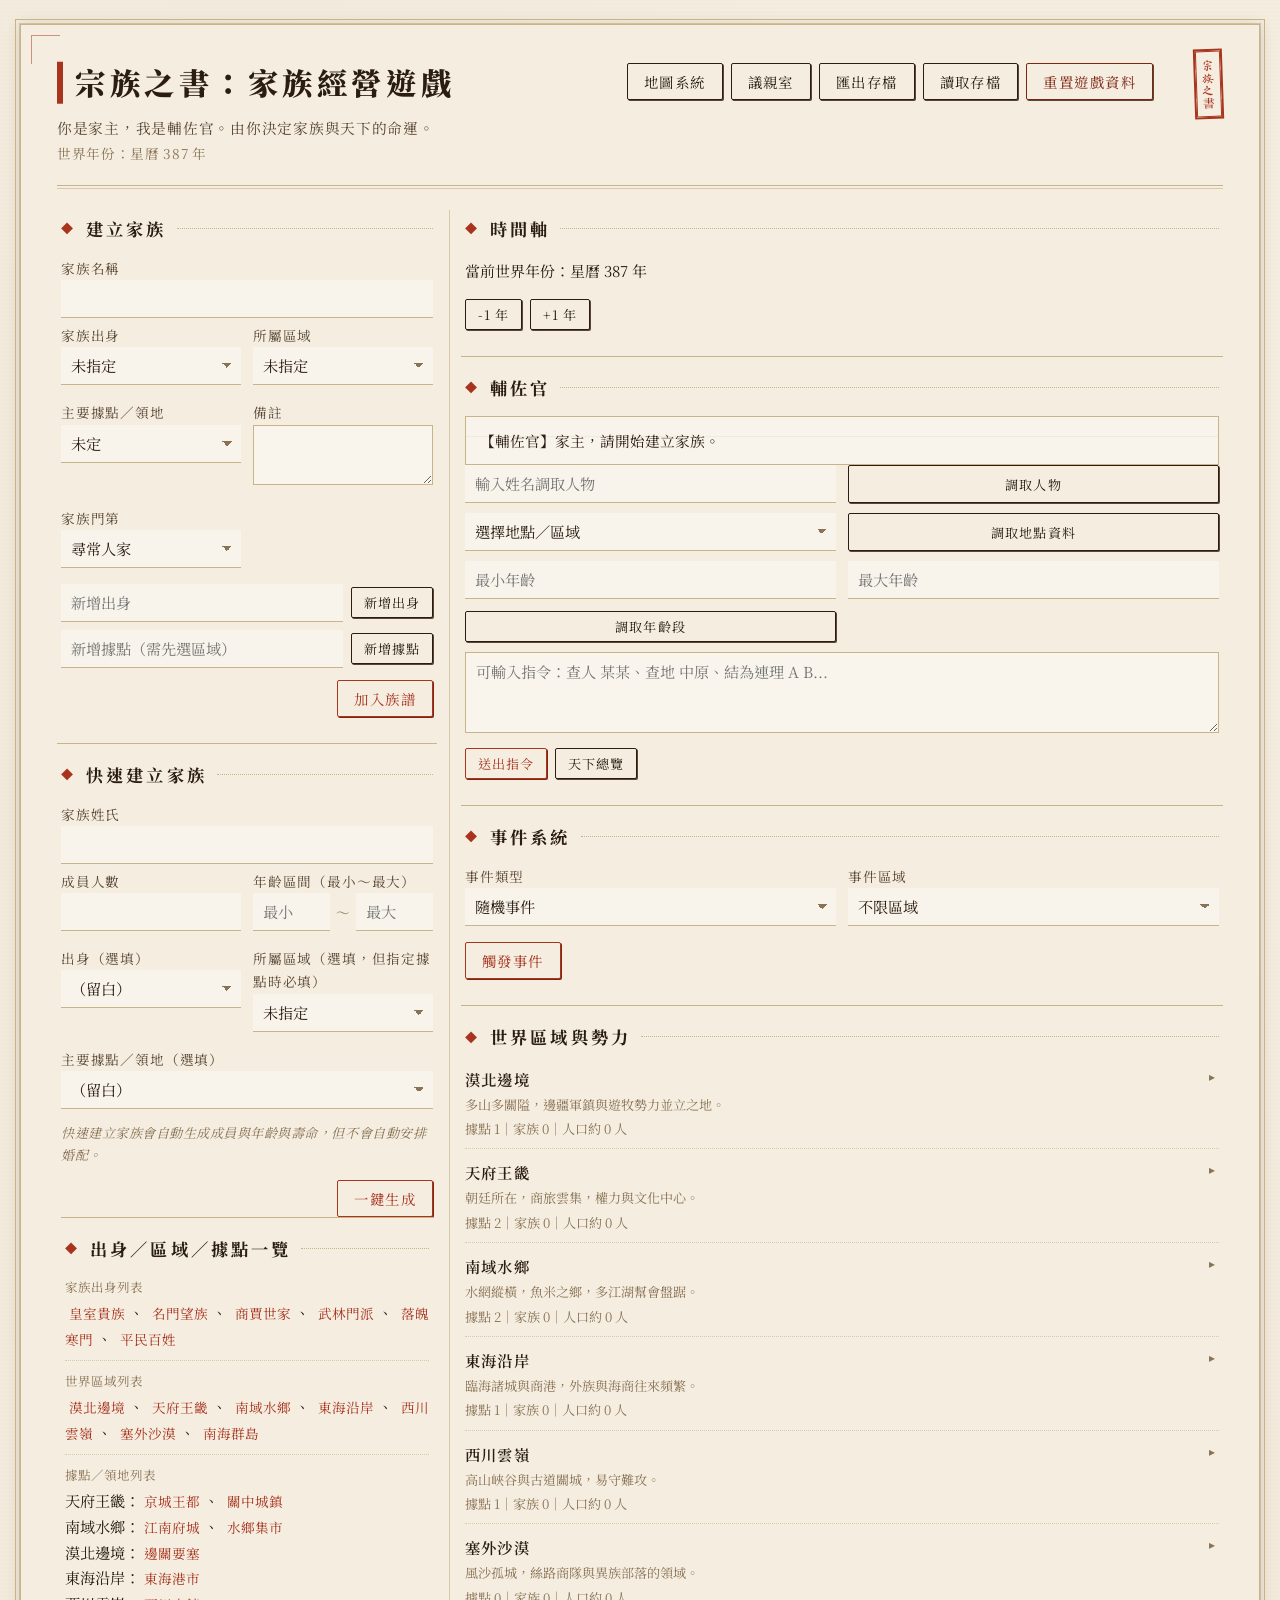
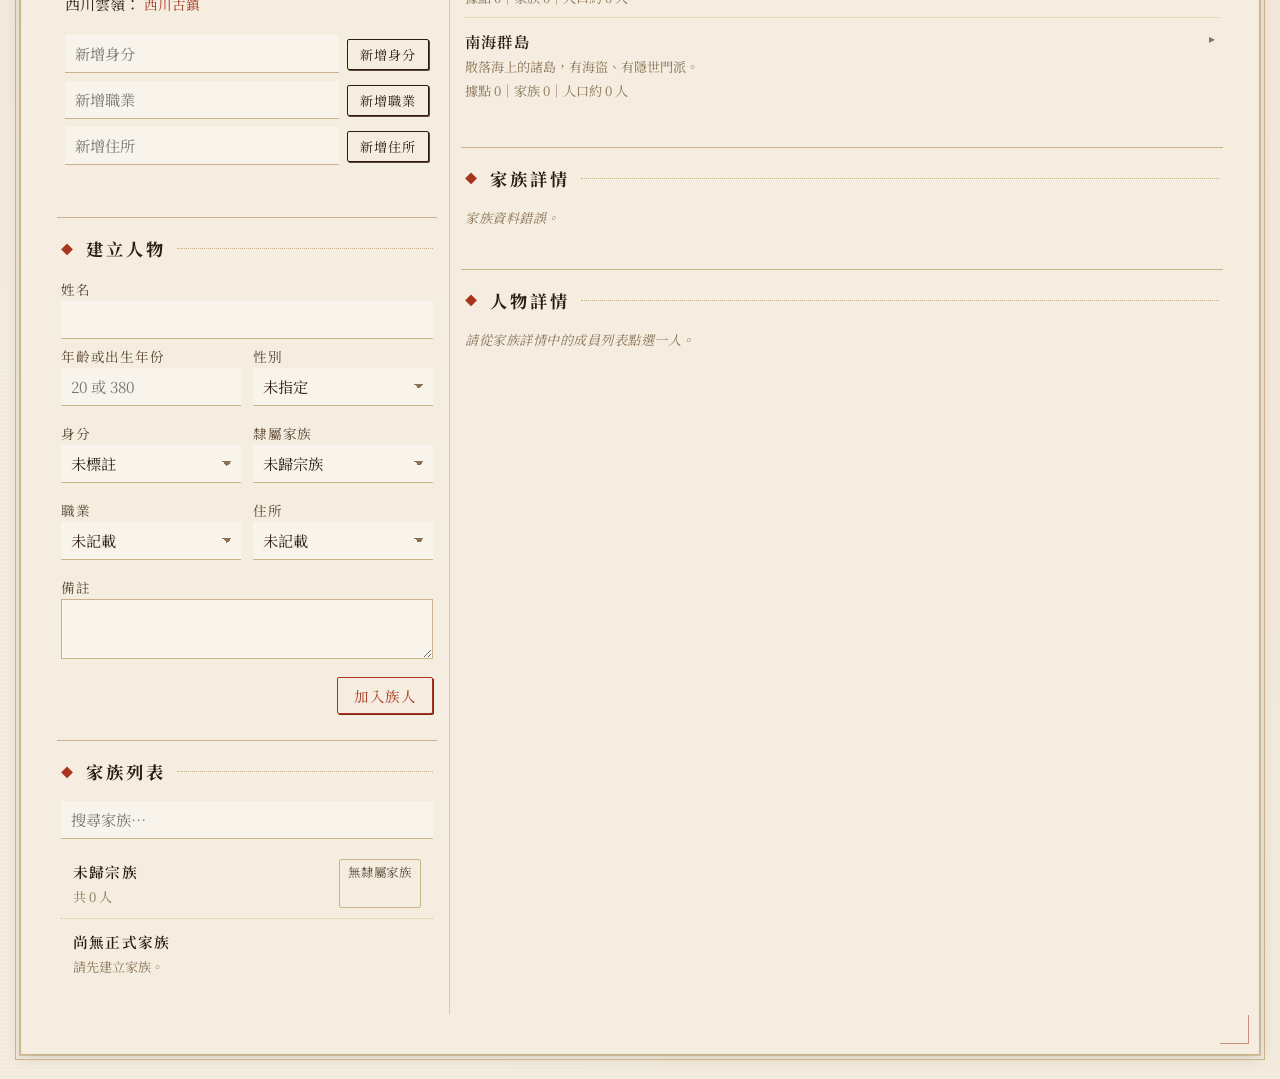
<file: index.html>
<!DOCTYPE html>
<html lang="zh-Hant">
<head>
  <meta charset="UTF-8" />
  <title>宗族之書：家族經營遊戲</title>
  <meta name="viewport" content="width=device-width, initial-scale=1" />
  <link rel="stylesheet" href="css/style.css" />
</head>
<body>
  <div class="app">
    <header class="top-bar">
      <div class="title-block">
        <h1>宗族之書：家族經營遊戲</h1>
        <p class="subtitle">你是家主，我是輔佐官。由你決定家族與天下的命運。</p>
        <p class="subtitle small">
          世界年份：<span id="worldYearDisplay"></span>
        </p>
      </div>
      <div class="top-actions">
        <button onclick="window.location='map.html'" class="btn">地圖系統</button>
        <button onclick="window.location='match.html'" class="btn">議親室</button>
        <button id="exportBtn" class="btn">匯出存檔</button>
        <button id="importBtn" class="btn">讀取存檔</button>
        <input type="file" id="importFile" accept="application/json" style="display:none;" />
        <button id="resetBtn" class="btn btn-danger">重置遊戲資料</button>
      </div>
    </header>

    <main class="layout">
      <section class="left-col">
        <div class="card">
          <h2 class="card-title">建立家族</h2>
          <form id="familyForm">
            <label>家族名稱
              <input type="text" id="familyName" required />
            </label>
            <div class="form-row">
              <label>家族出身
                <select id="familyOrigin"></select>
              </label>
              <label>所屬區域
                <select id="familyRegion"></select>
              </label>
            </div>
            <div class="form-row">
              <label>主要據點／領地
                <select id="familyTerritory"></select>
              </label>
              <label>備註
                <textarea id="familyNotes"></textarea>
              </label>
            </div>
            <div class="form-row">
              <label>家族門第
                <select id="familyStanding"></select>
              </label>
            </div>
            <div class="small-row">
              <input type="text" id="newOrigin" placeholder="新增出身" />
              <button type="button" id="addOriginBtn" class="btn btn-small">新增出身</button>
            </div>
            <div class="small-row">
              <input type="text" id="newTerritory" placeholder="新增據點（需先選區域）" />
              <button type="button" id="addTerritoryBtn" class="btn btn-small">新增據點</button>
            </div>
            <div class="card-footer">
              <button type="submit" class="btn btn-primary">加入族譜</button>
            </div>
          </form>
        </div>

        <div class="card">
          <h2 class="card-title">快速建立家族</h2>
          <form id="quickFamilyForm">
            <label>家族姓氏
              <input type="text" id="quickSurname" required />
            </label>
            <div class="form-row">
              <label>成員人數
                <input type="number" id="quickCount" min="1" max="200" required />
              </label>
              <label>年齡區間（最小～最大）
                <div class="inline-input">
                  <input type="number" id="quickAgeMin" min="0" max="120" placeholder="最小" />
                  <span>～</span>
                  <input type="number" id="quickAgeMax" min="0" max="120" placeholder="最大" />
                </div>
              </label>
            </div>
            <div class="form-row">
              <label>出身（選填）
                <select id="quickOrigin"></select>
              </label>
              <label>所屬區域（選填，但指定據點時必填）
                <select id="quickRegion"></select>
              </label>
            </div>
            <label>主要據點／領地（選填）
              <select id="quickTerritory"></select>
            </label>
            <p class="hint">快速建立家族會自動生成成員與年齡與壽命，但不會自動安排婚配。</p>
            <div class="card-footer">
              <button type="submit" class="btn btn-primary">一鍵生成</button>
            </div>

            <div class="card">
              <h2 class="card-title">出身／區域／據點一覽</h2>
              <div id="optionOverview"></div>

              <div class="small-row">
                <input type="text" id="newRole" placeholder="新增身分" />
                <button type="button" id="addRoleBtn" class="btn btn-small">新增身分</button>
              </div>
              <div class="small-row">
                <input type="text" id="newOcc" placeholder="新增職業" />
                <button type="button" id="addOccBtn" class="btn btn-small">新增職業</button>
              </div>
              <div class="small-row">
                <input type="text" id="newRes" placeholder="新增住所" />
                <button type="button" id="addResBtn" class="btn btn-small">新增住所</button>
              </div>
            </div>

          </form>
        </div>

        <div class="card">
          <h2 class="card-title">建立人物</h2>
          <form id="personForm">
            <label>姓名
              <input type="text" id="personName" required />
            </label>
            <div class="form-row">
              <label>年齡或出生年份
                <input type="text" id="personAgeOrBirth" placeholder="20 或 380" />
              </label>
              <label>性別
                <select id="personGender">
                  <option value="">未指定</option>
                  <option value="男">男</option>
                  <option value="女">女</option>
                </select>
              </label>
            </div>
            <div class="form-row">
              <label>身分
                <select id="personRole"></select>
              </label>
              <label>隸屬家族
                <select id="personFamily"></select>
              </label>
            </div>
            <div class="form-row">
              <label>職業
                <select id="personOcc"></select>
              </label>
              <label>住所
                <select id="personRes"></select>
              </label>
            </div>
            <label>備註
              <textarea id="personNotes"></textarea>
            </label>
            <input type="hidden" id="personParentId" />
            <div class="card-footer">
              <button type="button" id="cancelChildModeBtn" class="btn btn-small" style="display:none;">取消以此人為父母建立子女</button>
              <button type="submit" class="btn btn-primary">加入族人</button>
            </div>
          </form>
        </div>

<div class="card card-list">
  <h2 class="card-title">家族列表</h2>
  
   <input id="familySearch"
      type="text"
      placeholder="搜尋家族…"
      style="margin-bottom:10px; width:100%;"
      oninput="renderFamilies()">


  <div id="familyList">
    </div>
        </div>
      </section>

      <section class="right-col">
        <!-- 年份 -->
        <div class="card">
          <h2 class="card-title">時間軸</h2>
          <p>當前世界年份：<span id="timelineYear"></span></p>
          <div class="button-row">
            <button id="yearMinusBtn" class="btn btn-small">-1 年</button>
            <button id="yearPlusBtn" class="btn btn-small">+1 年</button>
          </div>
        </div>

        <!-- 輔佐官 -->
        <div class="card">
          <h2 class="card-title">輔佐官</h2>
          <div id="advisorLog" class="log">
            <p>【輔佐官】家主，請開始建立家族。</p>
          </div>

          <!-- 查詢工具 -->
          <div class="form-row">
            <input type="text" id="advisorSearchName" placeholder="輸入姓名調取人物" />
            <button id="advisorSearchBtn" class="btn btn-small">調取人物</button>
          </div>

          <div class="form-row">
            <select id="advisorLocation"></select>
            <button id="advisorLocationBtn" class="btn btn-small">調取地點資料</button>
          </div>

          <div class="form-row">
            <input type="number" id="ageMin" placeholder="最小年齡" />
            <input type="number" id="ageMax" placeholder="最大年齡" />
            <button id="advisorAgeBtn" class="btn btn-small">調取年齡段</button>
          </div>

          <!-- 指令欄真正修正點 -->
          <form id="advisorCommandForm">
            <textarea id="advisorCommand" rows="3" placeholder="可輸入指令：查人 某某、查地 中原、結為連理 A B..."></textarea>
            <div class="button-row">
              <button type="submit" class="btn btn-primary btn-small">送出指令</button>
              <button id="worldSummaryBtn" type="button" class="btn btn-small">天下總覽</button>
            </div>
          </form>
        </div>

        <!-- 事件 -->
        <div class="card">
          <h2 class="card-title">事件系統</h2>
          <div class="form-row">
            <label>事件類型
              <select id="eventType">
                <option value="random">隨機事件</option>
                <option value="marriage">聯姻提親</option>
                <option value="birth">子嗣誕生預兆</option>
                <option value="conflict">內鬥糾紛</option>
                <option value="alliance">結盟合作</option>
                <option value="disaster">災異風波</option>
                <option value="inheritance">繼承與分家</option>
              </select>
            </label>
            <label>事件區域
              <select id="eventRegion"></select>
            </label>
          </div>
          <button id="triggerEventBtn" class="btn btn-primary">觸發事件</button>
        </div>

        <!-- 區域 -->
        <div class="card">
          <h2 class="card-title">世界區域與勢力</h2>
          <div id="regionOverview"></div>
        </div>

        <!-- 詳情 -->
        <div class="card">
          <h2 class="card-title">家族詳情</h2>
          <div id="familyDetail" class="detail">
            <p class="hint">請從左側家族列表中選擇一個家族。</p>
          </div>
        </div>

        <div class="card">
          <h2 class="card-title">人物詳情</h2>
          <div id="personDetail" class="detail">
            <p class="hint">請從家族詳情中的成員列表點選一人。</p>

<div id="personEditActionBox" class="detail-section" style="margin-top: 10px;">
    <button id="editPersonBtn" class="btn btn-secondary" style="display:none;">編輯此人物</button>
</div>

<div id="personEditForm" class="detail-section hidden">
    </div>

<div id="addSpouseBox" class="detail-section">
    </div>

<div id="personContent">
    </div>
    
</div>
          </div>
        </div>
      </section>
    </main>
  </div>

  <!-- 事件視窗（修正版） -->
  <div id="eventModal" class="modal hidden">
    <div class="modal-content">
      <h3>事件確認</h3>
      <div id="eventText" class="modal-body"></div>
      <label>家主決定
        <select id="eventDecision"></select>
      </label>
      <div class="button-row right">
        <button id="cancelEventBtn" class="btn btn-small">取消</button>
        <button id="resolveEventBtn" class="btn btn-primary btn-small">執行</button>
      </div>
    </div>
  </div>

  <!-- 依序載入 v2 模組:底層(常數/狀態/工具) → 領域(關係/儲存/年份/選項…) → 渲染 → IO → 事件/輔佐官 → 初始化 -->
  <script src="js/constants.js"></script>
  <script src="js/state.js"></script>
  <script src="js/utils.js"></script>
  <script src="js/relations.js"></script>
  <script src="js/storage.js"></script>
  <script src="js/time.js"></script>
  <script src="js/options.js"></script>
  <script src="js/overview.js"></script>
  <script src="js/family.js"></script>
  <script src="js/render-list.js"></script>
  <script src="js/render-person.js"></script>
  <script src="js/render-regions.js"></script>
  <script src="js/io.js"></script>
  <script src="js/events.js"></script>
  <script src="js/advisor.js"></script>
  <script src="js/init.js"></script>

<!-- 第二父母選擇對話框 -->
<div id="parentSelectDialog">
  <div id="parentSelectText">選擇另一位父母:</div>
  <div id="parentSelectButtons"></div>
  <button onclick="closeParentSelectDialog()">關閉</button>
</div>

</body>
</html>
</file>
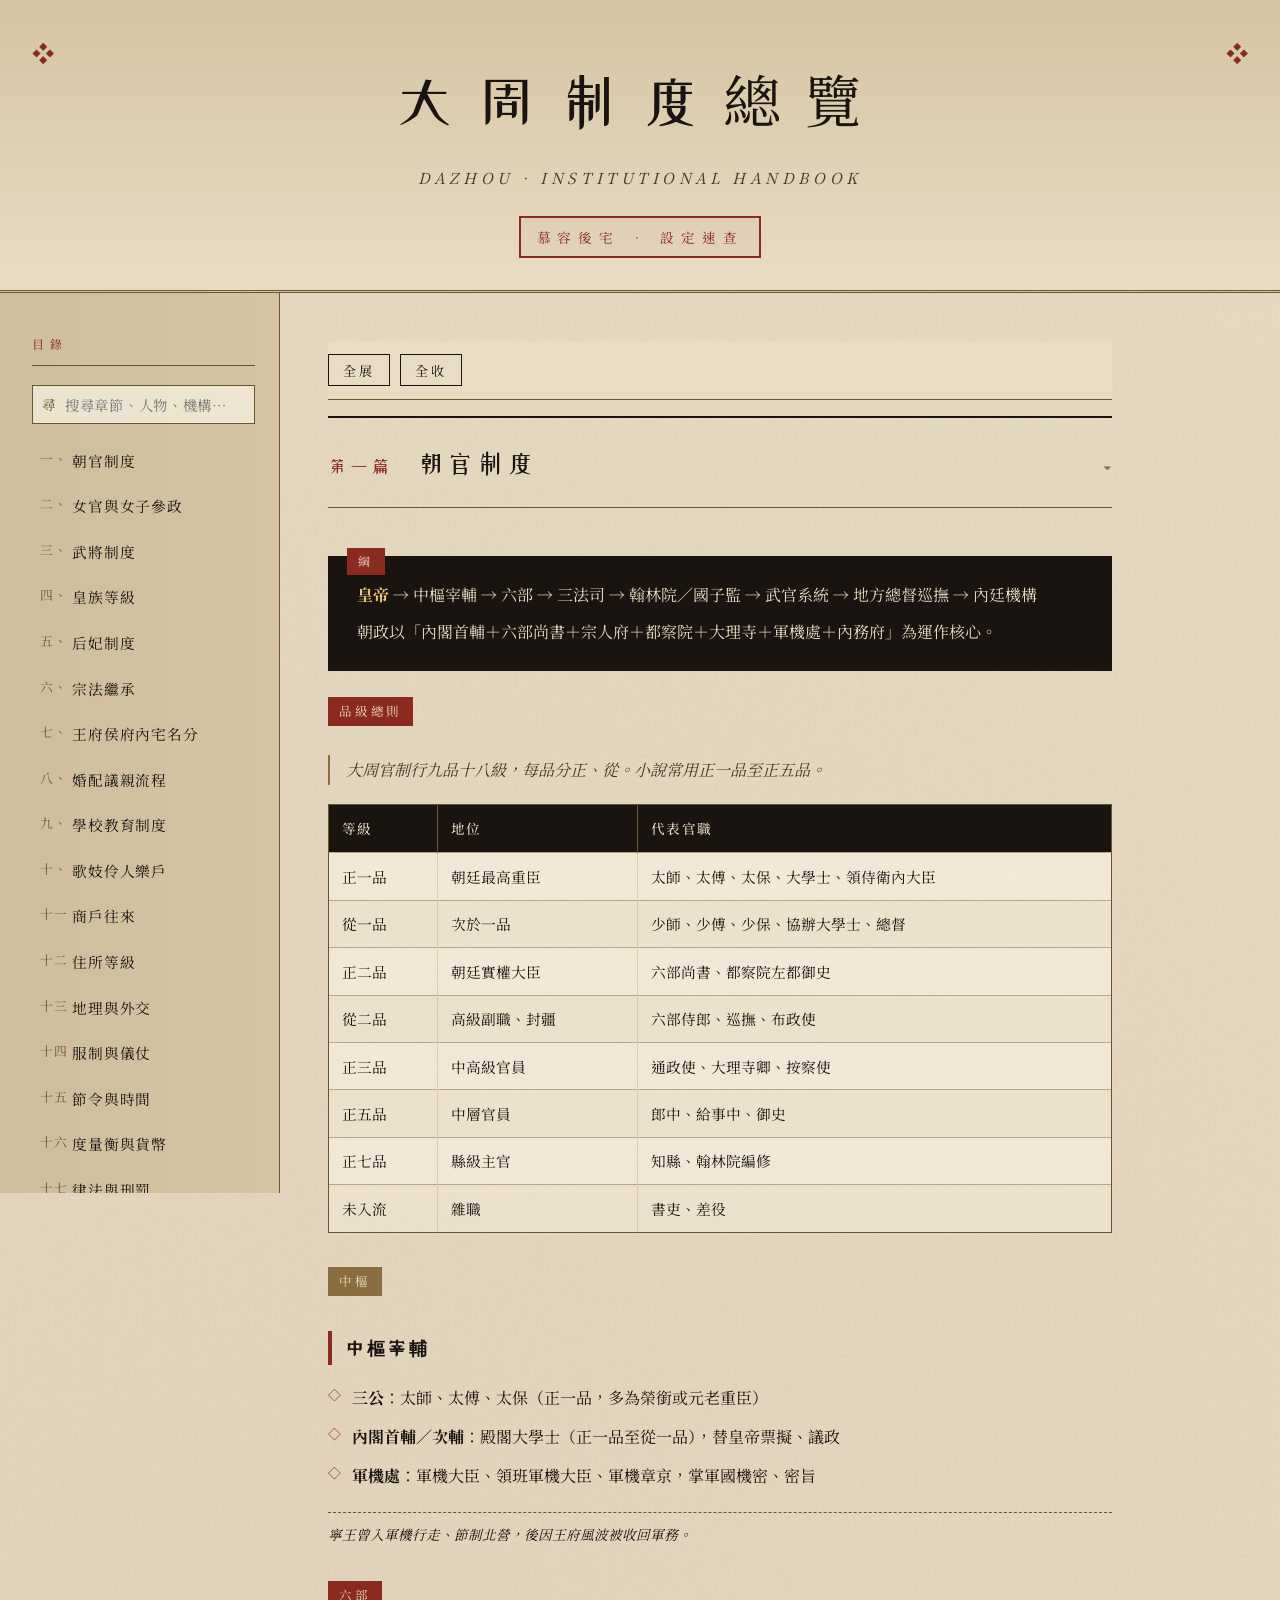
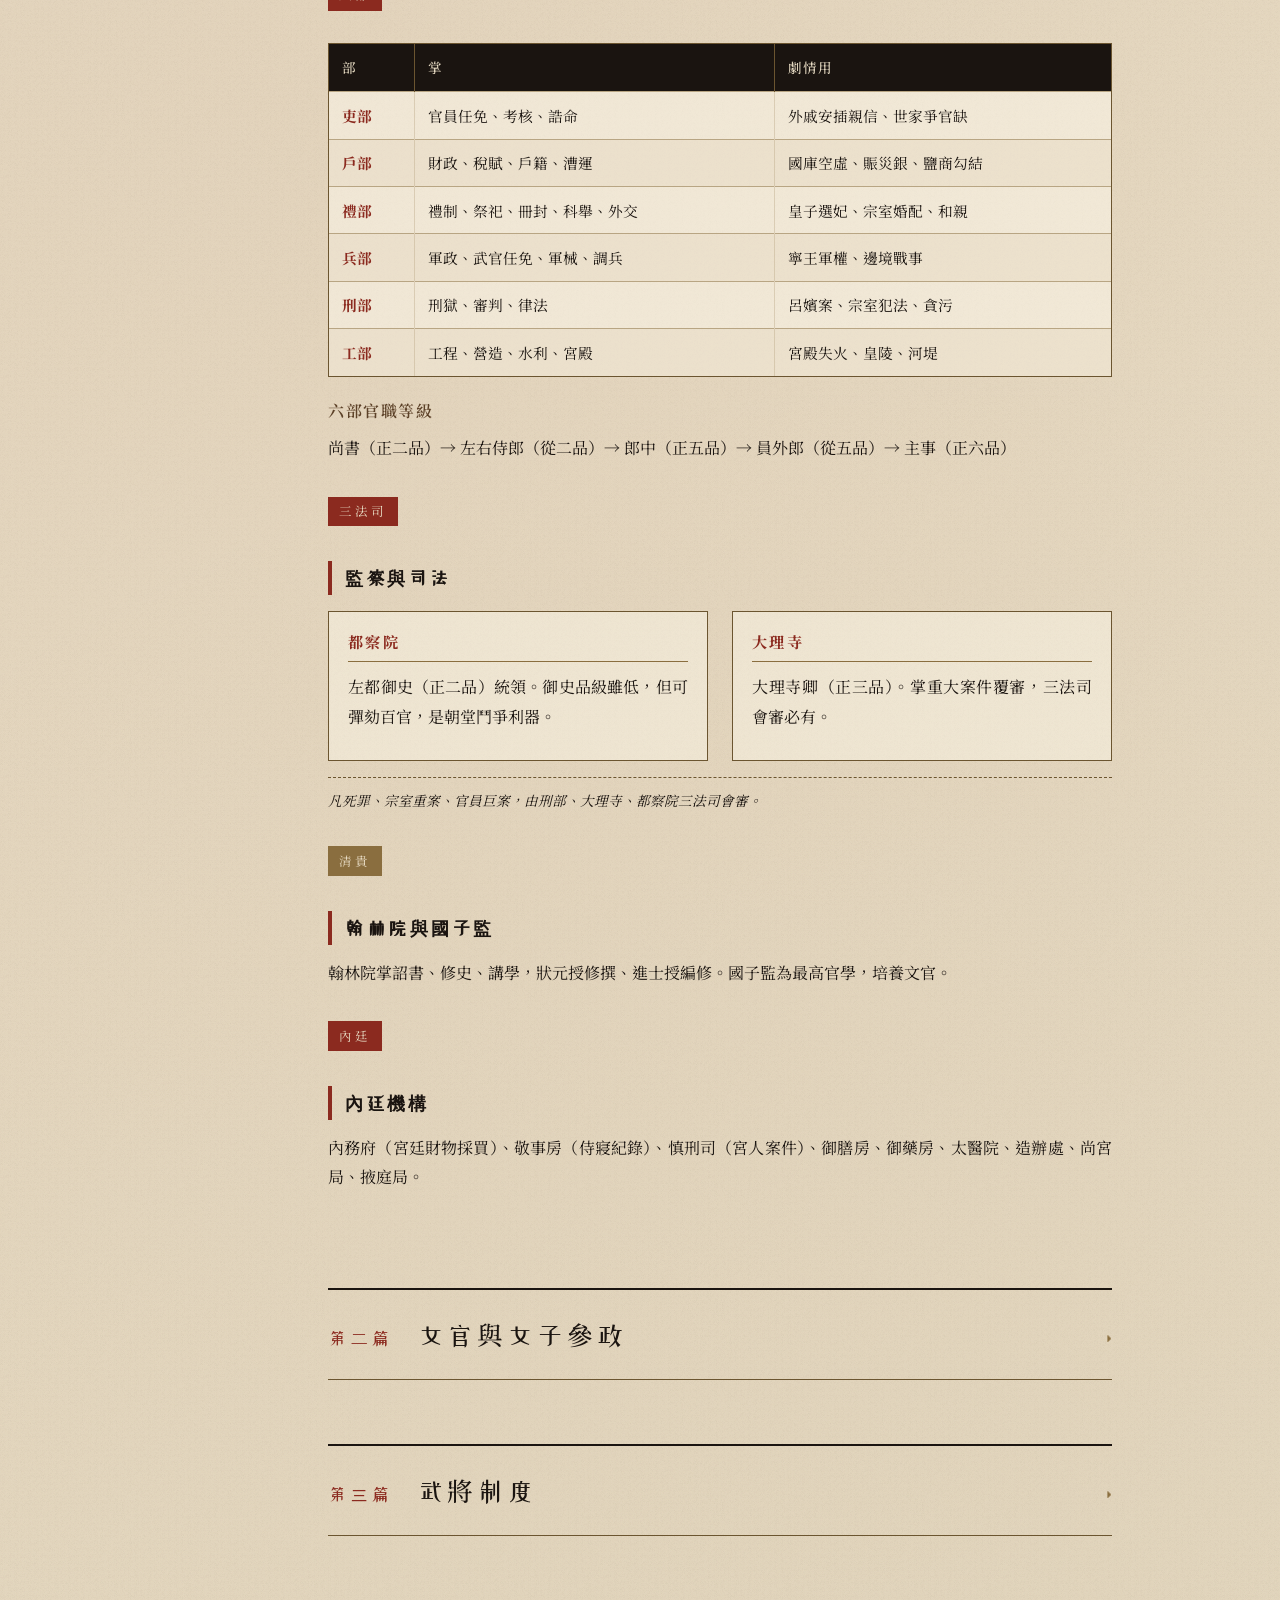
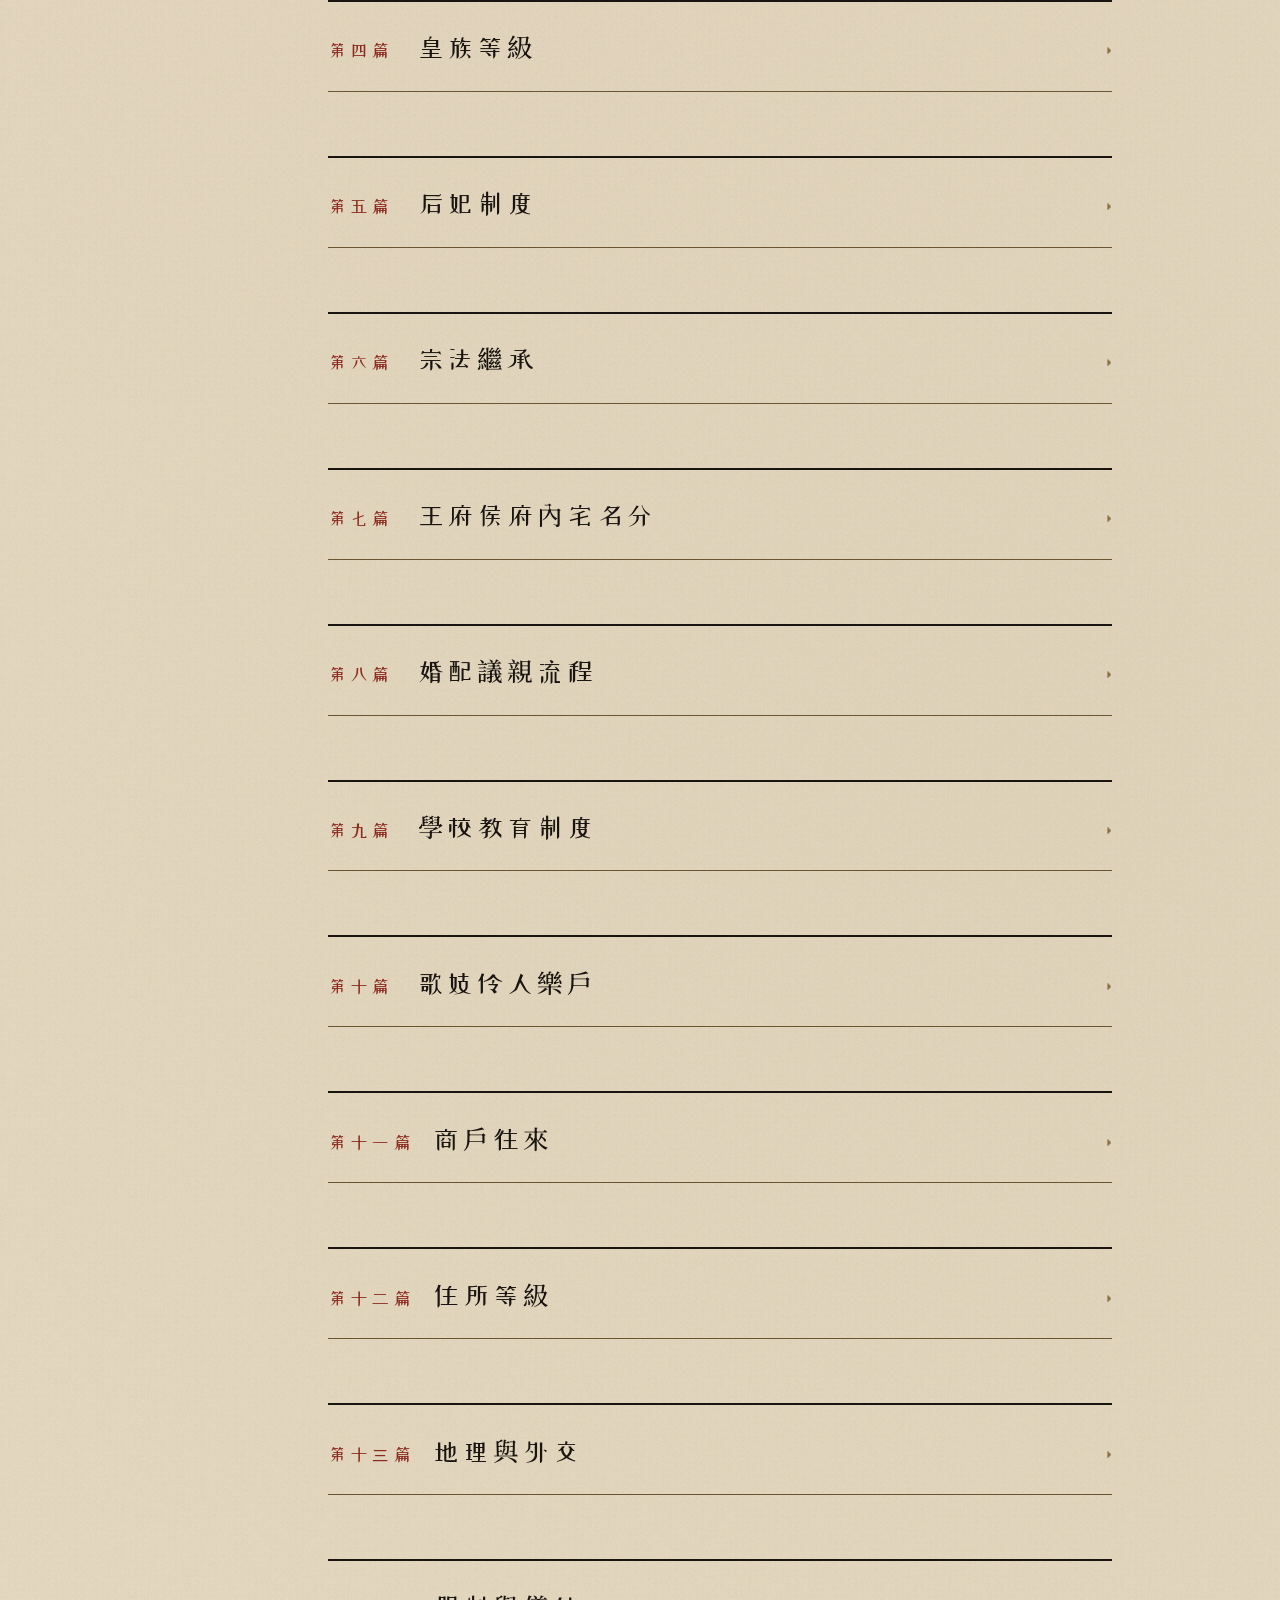
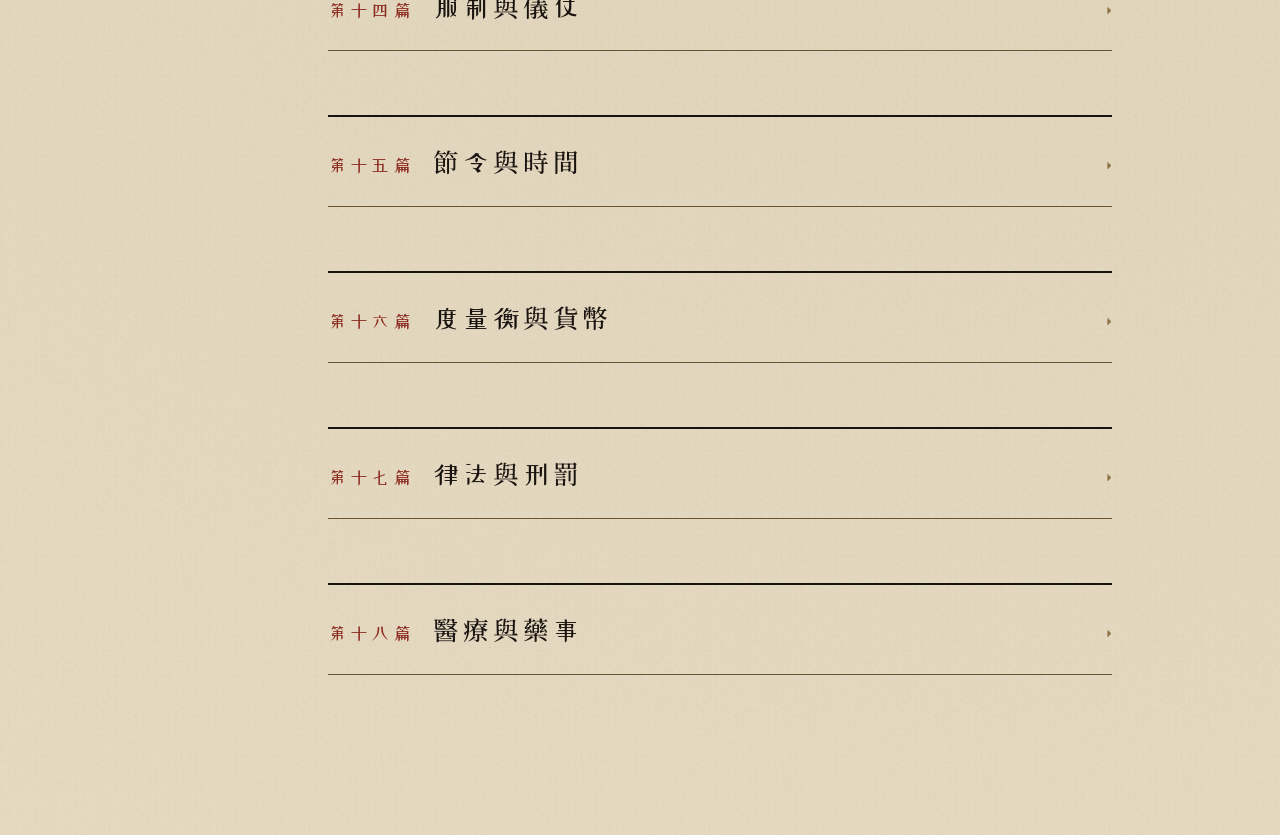
<file: da.html>
<!DOCTYPE html>
<html lang="zh-TW">
<head>
<meta charset="UTF-8">
<title>大周制度總覽</title>
<meta name="viewport" content="width=device-width, initial-scale=1.0">
<link href="https://fonts.googleapis.com/css2?family=Noto+Serif+TC:wght@300;400;500;600;700;900&family=ZCOOL+XiaoWei&display=swap" rel="stylesheet">
<style>
  :root {
    --ink: #1a1410;
    --paper: #e8dcc4;
    --paper-deep: #d4c4a3;
    --paper-shadow: #b8a583;
    --vermilion: #8b2a1f;
    --vermilion-soft: #a8453a;
    --gold: #8a6e3f;
    --gold-dim: #6b5530;
    --rule: #6b5530;
    --muted: #4a3826;
    --accent: #5c4128;
  }

  * { box-sizing: border-box; margin: 0; padding: 0; }

  html { scroll-behavior: smooth; }

  body {
    font-family: "Noto Serif TC", serif;
    background: var(--paper);
    background-image:
      radial-gradient(circle at 20% 30%, rgba(139, 42, 31, 0.04) 0%, transparent 50%),
      radial-gradient(circle at 80% 70%, rgba(106, 85, 48, 0.06) 0%, transparent 50%),
      url("data:image/svg+xml,%3Csvg xmlns='http://www.w3.org/2000/svg' width='200' height='200'%3E%3Cfilter id='n'%3E%3CfeTurbulence baseFrequency='0.85' numOctaves='3'/%3E%3CfeColorMatrix values='0 0 0 0 0.1 0 0 0 0 0.08 0 0 0 0 0.05 0 0 0 0.08 0'/%3E%3C/filter%3E%3Crect width='200' height='200' filter='url(%23n)'/%3E%3C/svg%3E");
    color: var(--ink);
    line-height: 1.85;
    min-height: 100vh;
  }

  /* === 頁頭 === */
  .header {
    border-bottom: 3px double var(--rule);
    padding: 3rem 2rem 2rem;
    text-align: center;
    background: linear-gradient(180deg, var(--paper-deep) 0%, var(--paper) 100%);
    position: relative;
  }

  .header::before, .header::after {
    content: "❖";
    color: var(--vermilion);
    font-size: 1.4rem;
    position: absolute;
    top: 2rem;
  }
  .header::before { left: 2rem; }
  .header::after { right: 2rem; }

  .header h1 {
    font-family: "ZCOOL XiaoWei", "Noto Serif TC", serif;
    font-size: clamp(2.2rem, 5vw, 3.6rem);
    color: var(--ink);
    letter-spacing: 0.4em;
    margin-bottom: 0.6rem;
    font-weight: 400;
  }

  .header .sub {
    font-size: 0.95rem;
    color: var(--muted);
    letter-spacing: 0.3em;
    font-style: italic;
  }

  .header .seal {
    display: inline-block;
    margin-top: 1.5rem;
    padding: 0.4rem 1rem;
    border: 2px solid var(--vermilion);
    color: var(--vermilion);
    font-size: 0.85rem;
    letter-spacing: 0.5em;
    background: rgba(139, 42, 31, 0.04);
  }

  /* === 主版面：左目錄 + 右內文 === */
  .container {
    display: grid;
    grid-template-columns: 280px 1fr;
    max-width: 1400px;
    margin: 0 auto;
    gap: 0;
  }

  /* === 側邊目錄 === */
  .toc {
    position: sticky;
    top: 0;
    height: 100vh;
    overflow-y: auto;
    padding: 2.5rem 1.5rem 2rem 2rem;
    border-right: 1px solid var(--rule);
    background: var(--paper-deep);
    background-image: linear-gradient(90deg, rgba(0,0,0,0.03) 0%, transparent 100%);
  }

  .toc-title {
    font-size: 0.75rem;
    letter-spacing: 0.5em;
    color: var(--vermilion);
    margin-bottom: 1.2rem;
    padding-bottom: 0.6rem;
    border-bottom: 1px solid var(--rule);
  }

  .toc ol {
    list-style: none;
    counter-reset: chapter;
  }

  .toc li {
    counter-increment: chapter;
    margin-bottom: 0.35rem;
  }

  .toc a {
    display: block;
    padding: 0.4rem 0.6rem 0.4rem 2.4rem;
    color: var(--ink);
    text-decoration: none;
    font-size: 0.92rem;
    letter-spacing: 0.05em;
    position: relative;
    border-left: 2px solid transparent;
    transition: all 0.25s ease;
  }

  .toc a::before {
    content: counter(chapter, cjk-ideographic) "、";
    position: absolute;
    left: 0.4rem;
    color: var(--gold-dim);
    font-size: 0.8rem;
  }

  .toc a:hover {
    background: rgba(139, 42, 31, 0.08);
    color: var(--vermilion);
    border-left-color: var(--vermilion);
    padding-left: 2.6rem;
  }

  .toc-footer {
    margin-top: 2rem;
    padding-top: 1rem;
    border-top: 1px dashed var(--rule);
    font-size: 0.75rem;
    color: var(--muted);
    line-height: 1.7;
  }

  /* === 內文 === */
  .content {
    padding: 3rem 3rem 6rem;
    max-width: 880px;
  }

  /* === 章節 === */
  .chapter {
    margin-bottom: 4rem;
    scroll-margin-top: 2rem;
  }

  .chapter-header {
    cursor: pointer;
    padding: 1.4rem 0 1.2rem;
    border-top: 2px solid var(--ink);
    border-bottom: 1px solid var(--rule);
    display: flex;
    align-items: baseline;
    gap: 1.2rem;
    user-select: none;
    transition: background 0.2s;
  }

  .chapter-header:hover {
    background: rgba(139, 42, 31, 0.03);
  }

  .chapter-num {
    font-family: "ZCOOL XiaoWei", serif;
    font-size: 1.1rem;
    color: var(--vermilion);
    letter-spacing: 0.2em;
    min-width: 4em;
  }

  .chapter-title {
    font-family: "ZCOOL XiaoWei", "Noto Serif TC", serif;
    font-size: 1.6rem;
    color: var(--ink);
    letter-spacing: 0.15em;
    font-weight: 500;
    flex: 1;
  }

  .chapter-toggle {
    color: var(--gold);
    font-size: 1.1rem;
    transition: transform 0.3s;
  }

  .chapter.collapsed .chapter-toggle {
    transform: rotate(-90deg);
  }

  .chapter-body {
    padding-top: 1.5rem;
    overflow: hidden;
    transition: max-height 0.4s ease, opacity 0.3s ease;
  }

  .chapter.collapsed .chapter-body {
    max-height: 0;
    opacity: 0;
    padding-top: 0;
  }

  /* === 區塊 === */
  .section {
    margin-bottom: 2rem;
  }

  .section-label {
    display: inline-block;
    padding: 0.2rem 0.7rem;
    background: var(--vermilion);
    color: var(--paper);
    font-size: 0.78rem;
    letter-spacing: 0.3em;
    margin-bottom: 0.8rem;
  }

  .section-label.gold {
    background: var(--gold);
  }

  .section-label.ink {
    background: var(--ink);
  }

  .section h3 {
    font-family: "ZCOOL XiaoWei", serif;
    font-size: 1.15rem;
    color: var(--ink);
    margin: 1.4rem 0 0.8rem;
    letter-spacing: 0.15em;
    border-left: 4px solid var(--vermilion);
    padding-left: 0.8rem;
  }

  .section h4 {
    font-size: 1rem;
    color: var(--accent);
    margin: 1rem 0 0.5rem;
    letter-spacing: 0.1em;
    font-weight: 600;
  }

  .section p {
    margin-bottom: 0.8rem;
    color: var(--ink);
    text-align: justify;
  }

  .section p.lead {
    font-style: italic;
    color: var(--muted);
    border-left: 2px solid var(--gold);
    padding-left: 1rem;
    margin: 1rem 0 1.2rem;
  }

  /* === 條文引用 === */
  .quote {
    background: rgba(106, 85, 48, 0.06);
    border-left: 3px solid var(--gold);
    padding: 1rem 1.2rem;
    margin: 1rem 0;
    font-style: italic;
    color: var(--muted);
    font-size: 0.95rem;
    line-height: 2;
  }

  /* === 表格 === */
  .table-wrap {
    margin: 1.2rem 0;
    overflow-x: auto;
    border: 1px solid var(--rule);
  }

  table {
    width: 100%;
    border-collapse: collapse;
    font-size: 0.92rem;
    background: rgba(255, 252, 240, 0.5);
  }

  th {
    background: var(--ink);
    color: var(--paper);
    padding: 0.7rem 0.8rem;
    text-align: left;
    font-weight: 500;
    letter-spacing: 0.1em;
    font-size: 0.85rem;
    border-right: 1px solid var(--rule);
  }

  th:last-child { border-right: none; }

  td {
    padding: 0.6rem 0.8rem;
    border-top: 1px solid var(--paper-shadow);
    border-right: 1px solid rgba(184, 165, 131, 0.4);
    vertical-align: top;
  }

  td:last-child { border-right: none; }

  tbody tr:nth-child(even) td {
    background: rgba(212, 196, 163, 0.2);
  }

  tbody tr:hover td {
    background: rgba(139, 42, 31, 0.05);
  }

  td strong {
    color: var(--vermilion);
  }

  /* === 列表 === */
  .section ul {
    list-style: none;
    margin: 0.8rem 0 1rem;
    padding-left: 0;
  }

  .section ul li {
    padding: 0.3rem 0 0.3rem 1.5rem;
    position: relative;
  }

  .section ul li::before {
    content: "◇";
    position: absolute;
    left: 0;
    color: var(--vermilion);
    font-size: 0.8rem;
  }

  /* === 重點框 === */
  .principle {
    background: var(--ink);
    color: var(--paper);
    padding: 1.5rem 1.8rem;
    margin: 1.5rem 0;
    position: relative;
  }

  .principle::before {
    content: "綱";
    position: absolute;
    top: -0.5rem;
    left: 1.2rem;
    background: var(--vermilion);
    color: var(--paper);
    padding: 0.15rem 0.7rem;
    font-size: 0.75rem;
    letter-spacing: 0.3em;
  }

  .principle p {
    color: var(--paper);
    margin-bottom: 0.5rem;
  }

  .principle p:last-child { margin-bottom: 0; }

  .principle strong { color: #f0c97d; }

  /* === 雙欄 === */
  .two-col {
    display: grid;
    grid-template-columns: 1fr 1fr;
    gap: 1.5rem;
    margin: 1rem 0;
  }

  .two-col > div {
    border: 1px solid var(--rule);
    padding: 1rem 1.2rem;
    background: rgba(255, 252, 240, 0.4);
  }

  .two-col h5 {
    color: var(--vermilion);
    margin-bottom: 0.6rem;
    font-size: 0.95rem;
    letter-spacing: 0.15em;
    border-bottom: 1px solid var(--gold);
    padding-bottom: 0.3rem;
  }

  /* === 標籤 === */
  .tag {
    display: inline-block;
    padding: 0.15rem 0.55rem;
    background: rgba(139, 42, 31, 0.1);
    color: var(--vermilion);
    border: 1px solid var(--vermilion);
    font-size: 0.78rem;
    margin: 0.2rem 0.3rem 0.2rem 0;
    letter-spacing: 0.05em;
  }

  .tag.gold {
    background: rgba(138, 110, 63, 0.1);
    color: var(--gold-dim);
    border-color: var(--gold);
  }

  .tag.ink {
    background: rgba(26, 20, 16, 0.08);
    color: var(--ink);
    border-color: var(--ink);
  }

  /* === 回頂 === */
  .top-btn {
    position: fixed;
    bottom: 2rem;
    right: 2rem;
    width: 50px;
    height: 50px;
    background: var(--ink);
    color: var(--paper);
    border: 2px solid var(--vermilion);
    border-radius: 0;
    cursor: pointer;
    font-size: 1.2rem;
    opacity: 0;
    transform: translateY(20px);
    transition: all 0.3s;
    z-index: 100;
    font-family: inherit;
  }

  .top-btn.show {
    opacity: 1;
    transform: translateY(0);
  }

  .top-btn:hover {
    background: var(--vermilion);
    color: var(--paper);
  }

  /* === 全部展開／收合 === */
  .controls {
    position: sticky;
    top: 0;
    background: var(--paper);
    padding: 0.8rem 0;
    border-bottom: 1px solid var(--rule);
    margin-bottom: 1rem;
    display: flex;
    gap: 0.6rem;
    z-index: 10;
  }

  .ctrl-btn {
    background: transparent;
    border: 1px solid var(--ink);
    color: var(--ink);
    padding: 0.35rem 0.9rem;
    font-family: inherit;
    font-size: 0.82rem;
    letter-spacing: 0.2em;
    cursor: pointer;
    transition: all 0.2s;
  }

  .ctrl-btn:hover {
    background: var(--ink);
    color: var(--paper);
  }

  /* === 搜尋 === */
  .search-box {
    margin-bottom: 1rem;
    position: relative;
  }

  .search-box input {
    width: 100%;
    padding: 0.5rem 0.8rem 0.5rem 2rem;
    border: 1px solid var(--rule);
    background: rgba(255, 252, 240, 0.6);
    font-family: inherit;
    font-size: 0.9rem;
    color: var(--ink);
    letter-spacing: 0.05em;
  }

  .search-box input:focus {
    outline: none;
    border-color: var(--vermilion);
    background: rgba(255, 252, 240, 0.9);
  }

  .search-box::before {
    content: "尋";
    position: absolute;
    left: 0.6rem;
    top: 50%;
    transform: translateY(-50%);
    color: var(--gold-dim);
    font-size: 0.85rem;
  }

  /* === 響應式 === */
  @media (max-width: 980px) {
    .container { grid-template-columns: 1fr; }
    .toc {
      position: relative;
      height: auto;
      border-right: none;
      border-bottom: 1px solid var(--rule);
    }
    .content { padding: 2rem 1.5rem 4rem; }
    .two-col { grid-template-columns: 1fr; }
    .header h1 { letter-spacing: 0.25em; }
    .header::before, .header::after { display: none; }
  }

  /* === 列印 === */
  @media print {
    .toc, .controls, .top-btn { display: none; }
    .container { grid-template-columns: 1fr; }
    .chapter.collapsed .chapter-body { max-height: none; opacity: 1; }
    body { background: white; color: black; }
  }

  /* === 隱藏結果 === */
  .hidden { display: none !important; }

  .footnote {
    font-size: 0.85rem;
    color: var(--muted);
    margin-top: 0.8rem;
    padding-top: 0.6rem;
    border-top: 1px dashed var(--rule);
    font-style: italic;
  }
</style>
</head>
<body>

<header class="header">
  <h1>大周制度總覽</h1>
  <div class="sub">DAZHOU · INSTITUTIONAL HANDBOOK</div>
  <div class="seal">慕容後宅 ‧ 設定速查</div>
</header>

<div class="container">

  <!-- 目錄 -->
  <nav class="toc">
    <div class="toc-title">目錄</div>

    <div class="search-box">
      <input type="text" id="search" placeholder="搜尋章節、人物、機構…">
    </div>

    <ol>
      <li><a href="#ch01">朝官制度</a></li>
      <li><a href="#ch02">女官與女子參政</a></li>
      <li><a href="#ch03">武將制度</a></li>
      <li><a href="#ch04">皇族等級</a></li>
      <li><a href="#ch05">后妃制度</a></li>
      <li><a href="#ch06">宗法繼承</a></li>
      <li><a href="#ch07">王府侯府內宅名分</a></li>
      <li><a href="#ch08">婚配議親流程</a></li>
      <li><a href="#ch09">學校教育制度</a></li>
      <li><a href="#ch10">歌妓伶人樂戶</a></li>
      <li><a href="#ch11">商戶往來</a></li>
      <li><a href="#ch12">住所等級</a></li>
      <li><a href="#ch13">地理與外交</a></li>
      <li><a href="#ch14">服制與儀仗</a></li>
      <li><a href="#ch15">節令與時間</a></li>
      <li><a href="#ch16">度量衡與貨幣</a></li>
      <li><a href="#ch17">律法與刑罰</a></li>
      <li><a href="#ch18">醫療與藥事</a></li>
    </ol>

    <div class="toc-footer">
      共十八制度·一覽明察<br>
      點章節展開／收合<br>
      支援錨點直跳
    </div>
  </nav>

  <!-- 內文 -->
  <main class="content">

    <div class="controls">
      <button class="ctrl-btn" id="expand-all">全展</button>
      <button class="ctrl-btn" id="collapse-all">全收</button>
    </div>

    <!-- === 一、朝官制度 === -->
    <section class="chapter" id="ch01">
      <div class="chapter-header" onclick="toggle(this)">
        <div class="chapter-num">第一篇</div>
        <div class="chapter-title">朝官制度</div>
        <div class="chapter-toggle">▾</div>
      </div>
      <div class="chapter-body">

        <div class="principle">
          <p><strong>皇帝</strong> → 中樞宰輔 → 六部 → 三法司 → 翰林院／國子監 → 武官系統 → 地方總督巡撫 → 內廷機構</p>
          <p>朝政以「內閣首輔＋六部尚書＋宗人府＋都察院＋大理寺＋軍機處＋內務府」為運作核心。</p>
        </div>

        <div class="section">
          <span class="section-label">品級總則</span>
          <p class="lead">大周官制行九品十八級，每品分正、從。小說常用正一品至正五品。</p>

          <div class="table-wrap">
            <table>
              <thead><tr><th>等級</th><th>地位</th><th>代表官職</th></tr></thead>
              <tbody>
                <tr><td>正一品</td><td>朝廷最高重臣</td><td>太師、太傅、太保、大學士、領侍衛內大臣</td></tr>
                <tr><td>從一品</td><td>次於一品</td><td>少師、少傅、少保、協辦大學士、總督</td></tr>
                <tr><td>正二品</td><td>朝廷實權大臣</td><td>六部尚書、都察院左都御史</td></tr>
                <tr><td>從二品</td><td>高級副職、封疆</td><td>六部侍郎、巡撫、布政使</td></tr>
                <tr><td>正三品</td><td>中高級官員</td><td>通政使、大理寺卿、按察使</td></tr>
                <tr><td>正五品</td><td>中層官員</td><td>郎中、給事中、御史</td></tr>
                <tr><td>正七品</td><td>縣級主官</td><td>知縣、翰林院編修</td></tr>
                <tr><td>未入流</td><td>雜職</td><td>書吏、差役</td></tr>
              </tbody>
            </table>
          </div>
        </div>

        <div class="section">
          <span class="section-label gold">中樞</span>
          <h3>中樞宰輔</h3>
          <ul>
            <li><strong>三公</strong>：太師、太傅、太保（正一品，多為榮銜或元老重臣）</li>
            <li><strong>內閣首輔／次輔</strong>：殿閣大學士（正一品至從一品），替皇帝票擬、議政</li>
            <li><strong>軍機處</strong>：軍機大臣、領班軍機大臣、軍機章京，掌軍國機密、密旨</li>
          </ul>
          <p class="footnote">寧王曾入軍機行走、節制北營，後因王府風波被收回軍務。</p>
        </div>

        <div class="section">
          <span class="section-label">六部</span>
          <div class="table-wrap">
            <table>
              <thead><tr><th>部</th><th>掌</th><th>劇情用</th></tr></thead>
              <tbody>
                <tr><td><strong>吏部</strong></td><td>官員任免、考核、誥命</td><td>外戚安插親信、世家爭官缺</td></tr>
                <tr><td><strong>戶部</strong></td><td>財政、稅賦、戶籍、漕運</td><td>國庫空虛、賑災銀、鹽商勾結</td></tr>
                <tr><td><strong>禮部</strong></td><td>禮制、祭祀、冊封、科舉、外交</td><td>皇子選妃、宗室婚配、和親</td></tr>
                <tr><td><strong>兵部</strong></td><td>軍政、武官任免、軍械、調兵</td><td>寧王軍權、邊境戰事</td></tr>
                <tr><td><strong>刑部</strong></td><td>刑獄、審判、律法</td><td>呂嬪案、宗室犯法、貪污</td></tr>
                <tr><td><strong>工部</strong></td><td>工程、營造、水利、宮殿</td><td>宮殿失火、皇陵、河堤</td></tr>
              </tbody>
            </table>
          </div>
          <h4>六部官職等級</h4>
          <p>尚書（正二品）→ 左右侍郎（從二品）→ 郎中（正五品）→ 員外郎（從五品）→ 主事（正六品）</p>
        </div>

        <div class="section">
          <span class="section-label">三法司</span>
          <h3>監察與司法</h3>
          <div class="two-col">
            <div>
              <h5>都察院</h5>
              <p>左都御史（正二品）統領。御史品級雖低，但可彈劾百官，是朝堂鬥爭利器。</p>
            </div>
            <div>
              <h5>大理寺</h5>
              <p>大理寺卿（正三品）。掌重大案件覆審，三法司會審必有。</p>
            </div>
          </div>
          <p class="footnote">凡死罪、宗室重案、官員巨案，由刑部、大理寺、都察院三法司會審。</p>
        </div>

        <div class="section">
          <span class="section-label gold">清貴</span>
          <h3>翰林院與國子監</h3>
          <p>翰林院掌詔書、修史、講學，狀元授修撰、進士授編修。國子監為最高官學，培養文官。</p>
        </div>

        <div class="section">
          <span class="section-label">內廷</span>
          <h3>內廷機構</h3>
          <p>內務府（宮廷財物採買）、敬事房（侍寢紀錄）、慎刑司（宮人案件）、御膳房、御藥房、太醫院、造辦處、尚宮局、掖庭局。</p>
        </div>

      </div>
    </section>

    <!-- === 二、女官與女子參政 === -->
    <section class="chapter" id="ch02">
      <div class="chapter-header" onclick="toggle(this)">
        <div class="chapter-num">第二篇</div>
        <div class="chapter-title">女官與女子參政</div>
        <div class="chapter-toggle">▾</div>
      </div>
      <div class="chapter-body">

        <div class="principle">
          <p>大周女子可入仕。女官不等於宮女，也不等於后妃侍從。女子得經科舉、薦舉、恩蔭、女學選拔、皇后特詔等方式入朝任官。</p>
          <p>女官系統獨立於六尚之外，形成<strong>女史臺—司議院—女察院—女學士院—宗室女官司</strong>五大機構。</p>
        </div>

        <div class="section">
          <span class="section-label">五大機構</span>
          <div class="table-wrap">
            <table>
              <thead><tr><th>機構</th><th>對應</th><th>職責</th></tr></thead>
              <tbody>
                <tr><td><strong>女史臺</strong></td><td>女官中樞</td><td>女官選任、宮廷記注、皇后政令、宗室女眷檔案</td></tr>
                <tr><td><strong>司議院</strong></td><td>女臣議政</td><td>議政、諫言、修法、女眷政令</td></tr>
                <tr><td><strong>女察院</strong></td><td>女官監察（≈都察院）</td><td>監察女官、命婦、宗室女眷、宮廷案件</td></tr>
                <tr><td><strong>女學士院</strong></td><td>女翰林</td><td>草詔、修史、講學、女學考選</td></tr>
                <tr><td><strong>宗室女官司</strong></td><td>宗人府下屬</td><td>宗室女眷婚配、入嗣、封號、玉牒旁錄</td></tr>
              </tbody>
            </table>
          </div>
        </div>

        <div class="section">
          <span class="section-label gold">女史臺官職</span>
          <p>女史令（正三品）→ 左右女史丞（從三品）→ 司籍／司制／司記／司禮女史（正五品）→ 典籍／記注女史（正七品）→ 掌案女史（正八品）</p>
        </div>

        <div class="section">
          <span class="section-label gold">入仕途徑</span>
          <ul>
            <li><strong>女科</strong>：女童試 → 女院試 → 女鄉試 → 女會試 → 女殿試</li>
            <li><strong>女學選拔</strong>：宮中女學、國子監女學、宗室女學</li>
            <li><strong>薦舉</strong>：大臣、皇后、太后、地方官</li>
            <li><strong>恩蔭</strong>：功臣、官員之女</li>
            <li><strong>皇后特詔</strong>：因改革需要任命</li>
            <li><strong>宮女升任</strong>：尚宮系統轉政務</li>
          </ul>
        </div>

        <div class="section">
          <span class="section-label">與后妃並立的原則</span>
          <div class="quote">
            后妃不得兼任女官，但可「領宮務」。<br>
            女官不得因侍奉皇帝自動成為后妃，需經正式冊封。<br>
            女官若被皇帝納入後宮，原官職須解除或轉為榮銜。
          </div>
        </div>

      </div>
    </section>

    <!-- === 三、武將制度 === -->
    <section class="chapter" id="ch03">
      <div class="chapter-header" onclick="toggle(this)">
        <div class="chapter-num">第三篇</div>
        <div class="chapter-title">武將制度</div>
        <div class="chapter-toggle">▾</div>
      </div>
      <div class="chapter-body">

        <div class="principle">
          <p><strong>兵部管制度，軍機處管密令，武將管軍隊。</strong></p>
          <p>兵權分層：京中禁軍、邊軍、地方駐軍、王府護衛不得由同一人掌握。宗室掌兵須受嚴格節制。</p>
        </div>

        <div class="section">
          <span class="section-label">武將品級</span>
          <div class="table-wrap">
            <table>
              <thead><tr><th>等級</th><th>官職</th><th>作用</th></tr></thead>
              <tbody>
                <tr><td>正一品</td><td>大將軍、上柱國</td><td>國家級統帥</td></tr>
                <tr><td>從一品</td><td>都督、提督、鎮北將軍</td><td>掌一方軍務</td></tr>
                <tr><td>正二品</td><td>總兵、禁軍統領</td><td>鎮守一鎮</td></tr>
                <tr><td>從二品</td><td>副將</td><td>副統帥</td></tr>
                <tr><td>正三品</td><td>參將</td><td>分守一路</td></tr>
                <tr><td>從三品</td><td>游擊將軍</td><td>機動作戰</td></tr>
                <tr><td>正四品</td><td>都司</td><td>掌營衛</td></tr>
                <tr><td>正五品</td><td>守備</td><td>守城、守關</td></tr>
                <tr><td>正六品</td><td>千總</td><td>管數百兵</td></tr>
                <tr><td>正七品</td><td>把總</td><td>基層武官</td></tr>
              </tbody>
            </table>
          </div>
        </div>

        <div class="section">
          <span class="section-label gold">三大軍系</span>
          <div class="two-col">
            <div>
              <h5>京中禁軍</h5>
              <p>羽林衛、金吾衛、龍武衛。領侍衛內大臣（正一品）掌皇帝近身。禁軍統領（正二品）。</p>
            </div>
            <div>
              <h5>邊軍</h5>
              <p>大周設北境、西涼、東海、南疆四大邊鎮。北境軍最關鍵——對應烏桓、左賢王舊支。</p>
            </div>
          </div>
        </div>

        <div class="section">
          <span class="section-label">女武官</span>
          <p>女將軍（從二品至正三品）、女都尉（正四品）、女校尉（正六品）、女騎尉、女護衛長、女武教習、女巡檢、女營兵。</p>
          <p class="footnote">公主和親、安靖公主案、王府內院安全皆需女護衛。阿梨即為和親女護衛。</p>
        </div>

        <div class="section">
          <span class="section-label">調兵限制</span>
          <div class="quote">
            無詔調兵主將斬。私藏兵符斬。王府私養甲兵依謀逆嫌疑論。<br>
            親王可奉旨監軍、入軍機行走，但不得私調兵馬、私留軍報、私養甲兵。
          </div>
        </div>

      </div>
    </section>

    <!-- === 四、皇族等級 === -->
    <section class="chapter" id="ch04">
      <div class="chapter-header" onclick="toggle(this)">
        <div class="chapter-num">第四篇</div>
        <div class="chapter-title">皇族等級</div>
        <div class="chapter-toggle">▾</div>
      </div>
      <div class="chapter-body">

        <div class="section">
          <span class="section-label">五大類</span>
          <ul>
            <li><strong>皇帝直系</strong>：皇帝、皇后、太子、皇子、公主</li>
            <li><strong>親王系</strong>：親王、親王妃、世子、郡王、郡主</li>
            <li><strong>郡王系</strong>：郡王、郡王妃、王府子女</li>
            <li><strong>遠支宗室</strong>：國公、將軍、宗室旁支</li>
            <li><strong>宗室女眷</strong>：公主、長公主、大長公主、郡主、縣主、宗姬</li>
          </ul>
        </div>

        <div class="section">
          <span class="section-label gold">皇族對照表</span>
          <div class="table-wrap">
            <table>
              <thead><tr><th>等級</th><th>男性</th><th>女性</th><th>配偶</th></tr></thead>
              <tbody>
                <tr><td>核心</td><td>皇帝</td><td>皇后</td><td>皇后／后妃</td></tr>
                <tr><td>儲君</td><td>太子</td><td>—</td><td>太子妃</td></tr>
                <tr><td>皇帝子女</td><td>親王、皇子</td><td>公主、長公主</td><td>王妃、駙馬</td></tr>
                <tr><td>親王子女</td><td>世子、郡王</td><td>郡主、縣主</td><td>世子妃、郡馬</td></tr>
                <tr><td>郡王子女</td><td>郡王世子、宗室公子</td><td>縣主、宗姬</td><td>—</td></tr>
                <tr><td>遠支</td><td>國公、將軍、宗室子</td><td>郡君、縣君、宗女</td><td>—</td></tr>
              </tbody>
            </table>
          </div>
        </div>

        <div class="section">
          <span class="section-label">現存人物對照</span>
          <p><span class="tag ink">皇帝</span> 周顯光 · 約46<br>
          <span class="tag ink">皇太后</span> 長孫順德 · 約65-70<br>
          <span class="tag">皇后</span> 姚嘉晨 · 太子、寧王、閔如公主之母<br>
          <span class="tag">太子</span> 周元宇 · 約25 · 太子妃謝令儀<br>
          <span class="tag">寧王</span> 周元書 · 約24 · 曾掌軍權<br>
          <span class="tag">趙王</span> 周元清 · 約22 · 許貴妃之子<br>
          <span class="tag">韓王</span> 周元予 · 約17 · 公孫貴嬪之子<br>
          <span class="tag">魏王</span> 約10-14 · 秦妃之子<br>
          <span class="tag gold">長公主</span> 端如（安北長公主）· 已北嫁烏桓<br>
          <span class="tag gold">公主</span> 閔如 · 皇后之女<br>
          <span class="tag gold">舊案</span> 安靖公主 · 死因有冤</p>
        </div>

      </div>
    </section>

    <!-- === 五、后妃制度 === -->
    <section class="chapter" id="ch05">
      <div class="chapter-header" onclick="toggle(this)">
        <div class="chapter-num">第五篇</div>
        <div class="chapter-title">后妃制度</div>
        <div class="chapter-toggle">▾</div>
      </div>
      <div class="chapter-body">

        <div class="section">
          <span class="section-label">位階</span>
          <p>皇后 → 皇貴妃 → 貴妃 → 妃 → 嬪 → 貴人 → 才人／美人 → 常在 → 答應 → 官女子／御侍</p>
          <p class="footnote">大周保留「貴嬪」介於妃位以下、嬪位以上。公孫貴嬪即用此位。</p>
        </div>

        <div class="section">
          <span class="section-label gold">位階詳表</span>
          <div class="table-wrap">
            <table>
              <thead><tr><th>位階</th><th>人數</th><th>身份</th></tr></thead>
              <tbody>
                <tr><td>皇后</td><td>1</td><td>中宮正位，母儀天下</td></tr>
                <tr><td>皇貴妃</td><td>1，可空缺</td><td>副后級</td></tr>
                <tr><td>貴妃</td><td>2</td><td>高階妃嬪</td></tr>
                <tr><td>妃</td><td>4</td><td>一宮主位，可撫育皇子女</td></tr>
                <tr><td>貴嬪／嬪</td><td>4-6</td><td>中位嬪御</td></tr>
                <tr><td>貴人</td><td>不定</td><td>有封號、有固定份例</td></tr>
                <tr><td>常在／答應</td><td>不定</td><td>低階后妃</td></tr>
                <tr><td>官女子</td><td>不定</td><td>準后妃，候召</td></tr>
              </tbody>
            </table>
          </div>
        </div>

        <div class="section">
          <span class="section-label">皇后權力（姚嘉晨）</span>
          <ul>
            <li><strong>宮權</strong>：管后妃、宮女、女官、宮務</li>
            <li><strong>禮權</strong>：主持冊封、朝賀、命婦入宮、婚配禮制</li>
            <li><strong>教權</strong>：節制皇家書院女子課程、女史院</li>
            <li><strong>議政權</strong>：可召女史臺、司議院整理女眷政務</li>
            <li><strong>監察權</strong>：可請女察院、慎刑司查後宮與命婦案件</li>
          </ul>
        </div>

        <div class="section">
          <span class="section-label">現存后妃</span>
          <p><span class="tag">皇后</span>姚嘉晨 · <span class="tag">貴妃</span>許貴妃（趙王之母）· <span class="tag">貴嬪</span>公孫貴嬪（韓王之母）· <span class="tag">妃</span>秦妃（魏王之母，已生龍鳳胎）· <span class="tag">妃</span>蓉妃（周元祥、周元夢之母）· <span class="tag gold">妃</span>古倫公主／昭妃（烏桓新汗之妹）· <span class="tag">嬪</span>呂嬪（懷孕涉血脈疑案）· <span class="tag ink">答應</span>周答應（皇子已夭折）</p>
        </div>

        <div class="section">
          <span class="section-label">后妃罪名</span>
          <p>僭越服制 / 私通 / 詐孕 / 謀害皇嗣 / 巫蠱用香 / 干預朝政 / 母家貪污 / 結黨營私</p>
          <p>處罰由輕至重：申飭 → 罰俸 → 禁足 → 遷宮 → 奪宮權 → 降位 → 奪封號 → 廢為庶人 → 賜死</p>
        </div>

      </div>
    </section>

    <!-- === 六、宗法繼承 === -->
    <section class="chapter" id="ch06">
      <div class="chapter-header" onclick="toggle(this)">
        <div class="chapter-num">第六篇</div>
        <div class="chapter-title">宗法繼承</div>
        <div class="chapter-toggle">▾</div>
      </div>
      <div class="chapter-body">

        <div class="principle">
          <p><strong>有嫡立嫡，無嫡立長，長幼之外再論賢能。</strong></p>
          <p>嫡長子不肖者，可以廢立，但須有重大罪名。庶長子雖長，不得越嫡子；除非嫡子早亡、無能、重罪，或皇帝特旨。</p>
        </div>

        <div class="section">
          <span class="section-label">子女嫡庶</span>
          <div class="table-wrap">
            <table>
              <thead><tr><th>生母</th><th>身份</th><th>地位</th></tr></thead>
              <tbody>
                <tr><td>正妻／王妃</td><td>嫡子、嫡女</td><td>最高</td></tr>
                <tr><td>平妻</td><td>次嫡／平出</td><td>高於庶出，低於正妻嫡出</td></tr>
                <tr><td>側妃</td><td>側出</td><td>高於普通庶出</td></tr>
                <tr><td>貴妾</td><td>高等庶出</td><td>高於一般庶</td></tr>
                <tr><td>妾室</td><td>庶出</td><td>一般庶出</td></tr>
                <tr><td>侍妾／通房</td><td>低等庶出</td><td>需認祖</td></tr>
                <tr><td>外室</td><td>認祖後庶出</td><td>爭議大</td></tr>
              </tbody>
            </table>
          </div>
        </div>

        <div class="section">
          <span class="section-label gold">爵位繼承順位</span>
          <p>1. 正妻嫡長子 → 2. 嫡長孫（已故嫡長子之子）→ 3. 其他嫡子 → 4. 側出長子或庶長子 → 5. 同宗近支嗣子 → 6. 嫡女承爵（須皇帝特旨）→ 7. 皇帝特旨</p>
        </div>

        <div class="section">
          <span class="section-label">入嗣</span>
          <div class="quote">
            <strong>入嗣不改本源</strong>。族譜、玉牒須旁註本生父母。<br>
            為婚配臨時改籍、移記、入嗣者，視為可疑。<br>
            借入嗣規避親緣禁忌、壓低宗室女身分者，宗人府、宗室女官司得重審其案。
          </div>
          <p class="footnote">直接對應周宜妍案。</p>
        </div>

        <div class="section">
          <span class="section-label">女子承權</span>
          <p>大周女子可承嫁妝、私產、母族產業。無合適男嗣時，嫡女或有官職功勳之女得承產、攝爵、承家；承爵須皇帝特旨。可行招贅或立女戶。</p>
        </div>

        <div class="section">
          <span class="section-label">寧王府子嗣</span>
          <div class="table-wrap">
            <table>
              <thead><tr><th>子嗣</th><th>生母</th><th>名分</th></tr></thead>
              <tbody>
                <tr><td>周承曜</td><td>顧明婉（王妃）</td><td>嫡子，世子第一順位</td></tr>
                <tr><td>周昭寧</td><td>顧明婉（王妃）</td><td>嫡女，可封郡主</td></tr>
                <tr><td>周承晏</td><td>蘇冰（侍妾）</td><td>庶長子，皇帝賜名提高合法性</td></tr>
                <tr><td>周承煦</td><td>春桃（外居）</td><td>外居內眷之子，入冊後為庶</td></tr>
                <tr><td>周昭棠</td><td>春桃（外居）</td><td>外居內眷之女</td></tr>
              </tbody>
            </table>
          </div>
        </div>

      </div>
    </section>

    <!-- === 七、王府侯府內宅 === -->
    <section class="chapter" id="ch07">
      <div class="chapter-header" onclick="toggle(this)">
        <div class="chapter-num">第七篇</div>
        <div class="chapter-title">王府侯府內宅名分</div>
        <div class="chapter-toggle">▾</div>
      </div>
      <div class="chapter-body">

        <div class="principle">
          <p><strong>王府重「封冊」，侯府重「婚書與族冊」。</strong></p>
          <p>王府用：王妃 → 側妃 → 庶妃 → 侍妾 → 通房／外室<br>
          侯府用：正妻 → 平妻 → 貴妾／側夫人 → 妾室 → 侍妾 → 通房／外室</p>
        </div>

        <div class="section">
          <span class="section-label">名分對照</span>
          <div class="table-wrap">
            <table>
              <thead><tr><th>類型</th><th>王府</th><th>侯府／世家</th><th>子女</th></tr></thead>
              <tbody>
                <tr><td>正妻</td><td>王妃</td><td>正妻、侯夫人</td><td>嫡出</td></tr>
                <tr><td>次等妻</td><td>—（一般不設）</td><td>平妻</td><td>次嫡／平出</td></tr>
                <tr><td>高等側室</td><td>側妃</td><td>貴妾／側夫人</td><td>側出／高等庶出</td></tr>
                <tr><td>低等側室</td><td>庶妃</td><td>妾室</td><td>庶出</td></tr>
                <tr><td>侍奉型</td><td>侍妾</td><td>侍妾</td><td>庶出</td></tr>
                <tr><td>未正式</td><td>通房</td><td>通房</td><td>認祖後庶出</td></tr>
                <tr><td>府外</td><td>外室／外居內眷</td><td>外室</td><td>認祖後庶出</td></tr>
              </tbody>
            </table>
          </div>
        </div>

        <div class="section">
          <span class="section-label gold">慕容侯府名分</span>
          <p><span class="tag ink">正妻</span> 獨孤秋月 · 嫡出世華、世蘭、世菊<br>
          <span class="tag">平妻</span> 杜若 · 掌財，世苗血脈疑案<br>
          <span class="tag">平妻</span> 江雪雁 · 平出世蓉、世苳、世芝<br>
          <span class="tag">平妻／特封</span> 璟和公主 · 公主身份特殊<br>
          <span class="tag gold">妾室</span> 柳歆然（養女出身）、巧巧、孟飛、孟昭、謝媚</p>
        </div>

        <div class="section">
          <span class="section-label">院落分配</span>
          <p>正妻住正院，平妻住次正院或東西院，貴妾住獨立小院，妾室住偏院，侍妾住後院小房，外室不入府。</p>
          <p class="footnote">院落位置直接反映權力。近正院＝受重視，近後門＝地位低或方便暗線。</p>
        </div>

      </div>
    </section>

    <!-- === 八、婚配議親 === -->
    <section class="chapter" id="ch08">
      <div class="chapter-header" onclick="toggle(this)">
        <div class="chapter-num">第八篇</div>
        <div class="chapter-title">婚配議親流程</div>
        <div class="chapter-toggle">▾</div>
      </div>
      <div class="chapter-body">

        <div class="section">
          <span class="section-label">流程</span>
          <p>探口風 → 問家世 → 查宗籍與名分 → 議嫡庶與婚配等級 → 合八字／擇日 → 交換庚帖 → 議聘禮與嫁妝 → 定婚書 → 過禮／納聘 → 請期 → 成婚 → 入族冊／入府冊 → 安排院落與份例 → 婚後三朝回門或入宮謝恩</p>
        </div>

        <div class="section">
          <span class="section-label gold">皇后新規</span>
          <div class="quote">
            <strong>不改籍、不移記、童言婚約不得作準、入嗣不改本源。</strong><br>
            側室名分須明定；王府子嗣隨婚案入冊；外族婚配須禮部議；女眷得向宗室女官司、女察院陳情。
          </div>
        </div>

        <div class="section">
          <span class="section-label">議親評估</span>
          <h4>加分項</h4>
          <p><span class="tag gold">+15</span>本人願意 <span class="tag gold">+10</span>門第相當 <span class="tag gold">+10</span>宗籍清楚 <span class="tag gold">+10</span>政治有利 <span class="tag gold">+20</span>皇帝促成 <span class="tag gold">+20</span>可穩定邊境</p>
          <h4>扣分項</h4>
          <p><span class="tag">-30</span>近親或宗籍不清 <span class="tag">-30</span>入嗣規避婚禁 <span class="tag">-25</span>女方明顯被迫 <span class="tag">-20</span>名分下壓 <span class="tag">-30</span>男方已有正妻卻以正妻名義議親</p>
        </div>

        <div class="section">
          <span class="section-label">關鍵婚配線</span>
          <p><strong>韓王—梁璦蘭—高晨安</strong>：梁璦蘭應給正式名分；高晨安暫入女史禮制旁修，避免強婚。</p>
          <p><strong>魏王—宋雲岫</strong>：皇帝直接定下，年齡差兩歲不違制。</p>
          <p><strong>周宜妍案</strong>：入嗣旁支嫡妹嫁楚王庶長子，正是皇后新規打擊的典型。</p>
        </div>

      </div>
    </section>

    <!-- === 九、學校教育 === -->
    <section class="chapter" id="ch09">
      <div class="chapter-header" onclick="toggle(this)">
        <div class="chapter-num">第九篇</div>
        <div class="chapter-title">學校教育制度</div>
        <div class="chapter-toggle">▾</div>
      </div>
      <div class="chapter-body">

        <div class="section">
          <span class="section-label">六層學制</span>
          <div class="table-wrap">
            <table>
              <thead><tr><th>學校</th><th>學生</th><th>出路</th></tr></thead>
              <tbody>
                <tr><td><strong>皇家書院（崇文書院）</strong></td><td>皇子、皇女、宗室、高門、王妃候選人</td><td>宗室官、王妃、女官、外交婚配</td></tr>
                <tr><td><strong>國子監／太學</strong></td><td>官員子弟、貢生、士子、女學生</td><td>科舉、六部、翰林、女學士院</td></tr>
                <tr><td><strong>女史院</strong></td><td>世家女、宗室女、女官候選</td><td>女史臺、女察院、女學士院、宗室女官司</td></tr>
                <tr><td><strong>大家族書院</strong></td><td>世家子女、旁支、姻親</td><td>家族管事、科舉、女科、婚配</td></tr>
                <tr><td><strong>地方官學</strong></td><td>府州縣學生</td><td>科舉、地方官</td></tr>
                <tr><td><strong>私塾／家塾</strong></td><td>平民、寒門</td><td>童試、家務、基礎識字</td></tr>
              </tbody>
            </table>
          </div>
        </div>

        <div class="section">
          <span class="section-label gold">皇家書院子院</span>
          <p>崇文書院（主院）／ 明政堂（政務）／ 修禮堂（禮制宗室婚配）／ 蘭臺女院（女子分院）／ 觀政齋（旁聽朝政）／ 外藩館（外族質子、和親）</p>
        </div>

        <div class="section">
          <span class="section-label">慕容家學</span>
          <p>青梧書院（男學）／ 秋水女塾（女學）／ 立雪齋（禮法、女官預備）／ 衡蘭堂（帳冊財務）／ 藏鋒院（武學、護衛）</p>
        </div>

        <div class="section">
          <span class="section-label">學制年齡</span>
          <p>5-7 啟蒙 / 8-12 初學 / 13-15 分流 / 15-18 高階（皇家書院、國子監、女史院）/ 18-22 入仕或婚配 / 22+ 任官／掌家／教習</p>
          <p class="footnote">高晨安 13 歲被安排「女史禮制課旁修」，正在分流期，合理。</p>
        </div>

      </div>
    </section>

    <!-- === 十、歌妓伶人樂戶 === -->
    <section class="chapter" id="ch10">
      <div class="chapter-header" onclick="toggle(this)">
        <div class="chapter-num">第十篇</div>
        <div class="chapter-title">歌妓伶人樂戶</div>
        <div class="chapter-toggle">▾</div>
      </div>
      <div class="chapter-body">

        <div class="principle">
          <p><strong>歌妓不等於娼妓，伶人不等於妓子。</strong></p>
          <p>歌妓偏歌唱詩詞陪宴；妓子偏風月交易；伶人偏戲曲表演；樂戶偏籍貫身分。</p>
        </div>

        <div class="section">
          <span class="section-label">分類</span>
          <div class="table-wrap">
            <table>
              <thead><tr><th>類型</th><th>賣藝</th><th>賣身</th><th>地位</th></tr></thead>
              <tbody>
                <tr><td>樂官／樂工</td><td>是</td><td>否</td><td>官署技藝人</td></tr>
                <tr><td>宮廷舞伎</td><td>是</td><td>原則否</td><td>低於女官，高於私妓</td></tr>
                <tr><td>清倌</td><td>是</td><td>原則否</td><td>風雅圈高</td></tr>
                <tr><td>名妓／花魁</td><td>是</td><td>不一定</td><td>風月場最高</td></tr>
                <tr><td>妓子／娼妓</td><td>可有可無</td><td>是</td><td>低</td></tr>
                <tr><td>伶人</td><td>是</td><td>否或不定</td><td>賤籍或藝籍</td></tr>
                <tr><td>家伎</td><td>是</td><td>可能</td><td>依主人而定</td></tr>
                <tr><td>樂戶</td><td>是</td><td>不一定</td><td>多為低籍</td></tr>
              </tbody>
            </table>
          </div>
        </div>

        <div class="section">
          <span class="section-label gold">脫籍</span>
          <p>樂籍、賤籍女子若欲嫁入王府、侯府或脫離本業，須先贖身脫籍，官妓、罪籍者更須官府准許。未脫籍者不得為正妻。</p>
          <p>大周特色：脫籍女子若才藝出眾、立功破案、救駕，可由皇帝、皇后或女史臺奏請特赦脫籍，入女學、教坊、皇家書院為教習。</p>
        </div>

        <div class="section">
          <span class="section-label">情報功能</span>
          <p>樂坊、戲班、教坊穿梭王府、侯府、宮宴、酒樓、邊鎮、外藩使團，是最適合藏秘密、傳流言、揭舊案的網絡。直接對應周答應暖夢香案的香料源頭。</p>
        </div>

      </div>
    </section>

    <!-- === 十一、商戶往來 === -->
    <section class="chapter" id="ch11">
      <div class="chapter-header" onclick="toggle(this)">
        <div class="chapter-num">第十一篇</div>
        <div class="chapter-title">商戶往來</div>
        <div class="chapter-toggle">▾</div>
      </div>
      <div class="chapter-body">

        <div class="section">
          <span class="section-label">商戶等級</span>
          <div class="table-wrap">
            <table>
              <thead><tr><th>等級</th><th>名稱</th><th>對應</th></tr></thead>
              <tbody>
                <tr><td>1</td><td>皇商</td><td>宮廷、內務府指定供應</td></tr>
                <tr><td>2</td><td>官商</td><td>鹽稅、漕運、軍需</td></tr>
                <tr><td>3</td><td>世家商號</td><td>公侯世家經營</td></tr>
                <tr><td>4</td><td>巨賈／豪商</td><td>跨地商路、錢莊</td></tr>
                <tr><td>5</td><td>商幫／行會</td><td>同業組織</td></tr>
                <tr><td>6</td><td>坐賈</td><td>固定鋪面</td></tr>
                <tr><td>7</td><td>行商</td><td>跨地販運</td></tr>
                <tr><td>8</td><td>牙人／掮客</td><td>仲介</td></tr>
                <tr><td>灰</td><td>私商／黑市商</td><td>走私、違禁</td></tr>
              </tbody>
            </table>
          </div>
        </div>

        <div class="section">
          <span class="section-label gold">高風險商業類別</span>
          <p>鹽 / 漕運 / 軍需 / 香藥 / 錢莊 / 茶馬 / 黑市暗貨</p>
          <p class="footnote">周答應暖夢香案可從「皇商香藥行 → 內務府 → 御藥房 → 尚藥局 → 周答應宮」整條供應鏈追查。</p>
        </div>

        <div class="section">
          <span class="section-label">慕容家商業網</span>
          <p><span class="tag">金庫</span>慕容柳 · <span class="tag">商業網絡跨區</span>慕容綺、慕容琦 · <span class="tag">貿易商往來</span>慕容雙 · <span class="tag ink">黑道灰色</span>慕容玖</p>
        </div>

      </div>
    </section>

    <!-- === 十二、住所等級 === -->
    <section class="chapter" id="ch12">
      <div class="chapter-header" onclick="toggle(this)">
        <div class="chapter-num">第十二篇</div>
        <div class="chapter-title">住所等級</div>
        <div class="chapter-toggle">▾</div>
      </div>
      <div class="chapter-body">

        <div class="section">
          <span class="section-label">十二等級</span>
          <p>皇宮 → 太子東宮 → 親王府 → 郡王府／長公主府 → 國公府／侯府 → 伯爵府／高官宅 → 世家大院 → 商賈大宅 → 普通官宅 → 小康民居 → 普通民居 → 貧民棚戶</p>
        </div>

        <div class="section">
          <span class="section-label gold">僭越禁忌</span>
          <div class="quote">
            凡民宅、商宅、官宅不得仿宮殿規制——黃琉璃瓦、龍鳳正紋、宮門式重檐、御道、丹陛。<br>
            若公侯王府逾制修建，工部、都察院、宗人府可查。
          </div>
        </div>

        <div class="section">
          <span class="section-label">進數規模</span>
          <p>一進＝平民、小商鋪後宅 / 二進＝小康宅 / 三進＝官員宅 / 四進＝高官宅、富商宅 / 五進＝侯府、公府 / 六進以上＝王府、大型侯府 / 宮城式＝皇宮</p>
        </div>

        <div class="section">
          <span class="section-label">入門象徵</span>
          <ul>
            <li><strong>正門</strong>：正妻、王妃、大禮、正統</li>
            <li><strong>儀門</strong>：高等賓客、命婦、正式禮節</li>
            <li><strong>側門</strong>：側妃、平妻、普通賓客</li>
            <li><strong>角門</strong>：妾室、下人、採買</li>
            <li><strong>後門</strong>：私下、低調、暗線</li>
          </ul>
        </div>

      </div>
    </section>

    <!-- === 十三、地理外交 === -->
    <section class="chapter" id="ch13">
      <div class="chapter-header" onclick="toggle(this)">
        <div class="chapter-num">第十三篇</div>
        <div class="chapter-title">地理與外交</div>
        <div class="chapter-toggle">▾</div>
      </div>
      <div class="chapter-body">

        <div class="section">
          <span class="section-label">大周十道</span>
          <div class="table-wrap">
            <table>
              <thead><tr><th>道</th><th>中心</th><th>劇情關鍵</th></tr></thead>
              <tbody>
                <tr><td>京畿道</td><td>京城</td><td>後宮、朝堂、議親</td></tr>
                <tr><td>河洛道</td><td>洛州</td><td>清流、宗法、族譜</td></tr>
                <tr><td>江南道</td><td>金陵、蘇州</td><td>商戶、女學、嫁妝</td></tr>
                <tr><td>淮揚道</td><td>揚州、淮安</td><td>鹽稅、風月、香案</td></tr>
                <tr><td><strong>北境道</strong></td><td>安北、朔方</td><td>和親、邊軍、舊案</td></tr>
                <tr><td>西涼道</td><td>涼州、玉門</td><td>外藩、香料、質子</td></tr>
                <tr><td>東海路</td><td>明州、海州</td><td>香料、走私、海防</td></tr>
                <tr><td>南疆道</td><td>蒼梧、南寧</td><td>毒案、女醫、叛亂</td></tr>
                <tr><td>蜀中道</td><td>成都、劍門</td><td>流放、醫家、商路</td></tr>
                <tr><td>嶺南道</td><td>廣州、交州</td><td>外商、香藥、南境</td></tr>
              </tbody>
            </table>
          </div>
        </div>

        <div class="section">
          <span class="section-label gold">外族關係</span>
          <p><span class="tag">姻盟</span>烏桓 · 阿史那烏烈為新汗，娶安北長公主端如；其妹古倫公主入宮為昭妃<br>
          <span class="tag ink">敵對</span>左賢王舊支 · 胡蘭、阿史那穆勒等，可作反派<br>
          <span class="tag gold">朝貢／商貿</span>西域諸部、東海諸國、南詔、高麗、吐蕃</p>
        </div>

      </div>
    </section>

    <!-- === 十四、服制儀仗 === -->
    <section class="chapter" id="ch14">
      <div class="chapter-header" onclick="toggle(this)">
        <div class="chapter-num">第十四篇</div>
        <div class="chapter-title">服制與儀仗</div>
        <div class="chapter-toggle">▾</div>
      </div>
      <div class="chapter-body">

        <div class="principle">
          <p><strong>服制是身份的外顯，儀仗是權力的外顯。</strong></p>
          <p>穿錯衣、用錯紋、走錯門、坐錯車，都可能變成政治案件。</p>
        </div>

        <div class="section">
          <span class="section-label">禁色禁紋</span>
          <ul>
            <li><strong>明黃</strong>：皇帝專用，僭用即大不敬</li>
            <li><strong>五爪金龍</strong>：皇帝專用</li>
            <li><strong>十二章紋</strong>：皇帝祭服、大禮服</li>
            <li><strong>正鳳</strong>：皇后中宮專用</li>
            <li><strong>正紅大禮服</strong>：皇后、正妻婚服主色</li>
            <li><strong>蟒紋</strong>：親王、功臣特賜可用</li>
          </ul>
        </div>

        <div class="section">
          <span class="section-label gold">后妃禮服</span>
          <div class="table-wrap">
            <table>
              <thead><tr><th>位分</th><th>禮服</th><th>冠飾</th></tr></thead>
              <tbody>
                <tr><td>皇后</td><td>褘衣、正鳳翟衣</td><td>九鳳冠／十二翟冠</td></tr>
                <tr><td>皇貴妃</td><td>副后級翟衣</td><td>七鳳冠</td></tr>
                <tr><td>貴妃</td><td>翟衣</td><td>五鳳冠／金翟冠</td></tr>
                <tr><td>妃</td><td>妃位禮服</td><td>三鳳冠／翟鳥冠</td></tr>
                <tr><td>嬪</td><td>嬪位禮服</td><td>金銀花釵</td></tr>
                <tr><td>貴人以下</td><td>小禮服／素禮服</td><td>銀飾、絹花</td></tr>
              </tbody>
            </table>
          </div>
        </div>

        <div class="section">
          <span class="section-label">官員補服</span>
          <p><strong>文</strong>：仙鶴／錦雞／孔雀／雲雁／白鷳／鷺鷥／鸂鶒／鵪鶉／練雀</p>
          <p><strong>武</strong>：麒麟／獅／豹／虎／熊／彪／犀牛／犀牛／海馬</p>
        </div>

      </div>
    </section>

    <!-- === 十五、節令時間 === -->
    <section class="chapter" id="ch15">
      <div class="chapter-header" onclick="toggle(this)">
        <div class="chapter-num">第十五篇</div>
        <div class="chapter-title">節令與時間</div>
        <div class="chapter-toggle">▾</div>
      </div>
      <div class="chapter-body">

        <div class="section">
          <span class="section-label">劇情時機速查</span>
          <div class="table-wrap">
            <table>
              <thead><tr><th>劇情</th><th>最佳時節</th></tr></thead>
              <tbody>
                <tr><td>議親相看</td><td>二月花朝、三月上巳、八月中秋</td></tr>
                <tr><td>宗室家宴</td><td>正月、八月、冬至</td></tr>
                <tr><td>皇后整肅命婦</td><td>正月元日、皇后千秋、冬至</td></tr>
                <tr><td>用香毒案</td><td>五月端午、六月避暑、孕期安胎</td></tr>
                <tr><td>女學入學</td><td>二月</td></tr>
                <tr><td>女官考核</td><td>十一月</td></tr>
                <tr><td>秋獵刺殺</td><td>九月</td></tr>
                <tr><td>北境軍報</td><td>冬季、霜降後</td></tr>
                <tr><td>年前急審</td><td>臘月封印前</td></tr>
                <tr><td>年後翻案</td><td>正月十五後</td></tr>
              </tbody>
            </table>
          </div>
        </div>

        <div class="section">
          <span class="section-label gold">十二時辰</span>
          <p><strong>卯時</strong> 5-7 宮門開、后妃梳妝 / <strong>辰時</strong> 7-9 早朝、請安 / <strong>巳時</strong> 9-11 宮務、審案 / <strong>午時</strong> 11-13 午膳、宣判 / <strong>申時</strong> 15-17 宴前準備 / <strong>酉時</strong> 17-19 宮門落鑰 / <strong>戌時</strong> 19-21 夜禁、侍寢 / <strong>子時</strong> 23-1 密會、宮變</p>
        </div>

        <div class="section">
          <span class="section-label">紀年格式</span>
          <p><span class="tag">官式</span>顯光二十六年三月初八，戌時三刻</p>
          <p><span class="tag">口語</span>初八那日、十五夜裡、年前、歲末</p>
        </div>

      </div>
    </section>

    <!-- === 十六、度量衡 === -->
    <section class="chapter" id="ch16">
      <div class="chapter-header" onclick="toggle(this)">
        <div class="chapter-num">第十六篇</div>
        <div class="chapter-title">度量衡與貨幣</div>
        <div class="chapter-toggle">▾</div>
      </div>
      <div class="chapter-body">

        <div class="section">
          <span class="section-label">換算</span>
          <div class="quote">
            1 兩金 = 10 兩銀 / 1 兩銀 = 10 錢 = 100 分 ≈ 1 貫 = 1000 文<br>
            1 斤 = 16 兩 / 1 擔 = 100 斤<br>
            1 石 = 10 斗 = 100 升<br>
            1 頃 = 100 畝 / 1 丈 = 10 尺 / 1 里 ≈ 500 公尺
          </div>
        </div>

        <div class="section">
          <span class="section-label gold">賞賜金額感</span>
          <div class="table-wrap">
            <table>
              <thead><tr><th>金額</th><th>意義</th></tr></thead>
              <tbody>
                <tr><td>幾十文</td><td>小宮女打賞</td></tr>
                <tr><td>一兩</td><td>體面的賞錢</td></tr>
                <tr><td>十兩</td><td>傳話有功</td></tr>
                <tr><td>五十兩</td><td>后妃重賞</td></tr>
                <tr><td>百兩</td><td>大賞</td></tr>
                <tr><td>千兩</td><td>重大恩賞</td></tr>
                <tr><td>黃金十兩</td><td>極重賞賜</td></tr>
                <tr><td>黃金百兩</td><td>國禮級別</td></tr>
              </tbody>
            </table>
          </div>
        </div>

        <div class="section">
          <span class="section-label">月例銀</span>
          <p>皇后 1000+ / 皇貴妃 500-800 / 貴妃 300-500 / 妃 200-300 / 貴嬪 100-200 / 嬪 60-100 / 貴人 30-60 / 答應 5-15 兩</p>
          <p class="footnote">低位答應突然賞出數十兩 → 背後有人或錢財來源可疑。</p>
        </div>

      </div>
    </section>

    <!-- === 十七、律法刑罰 === -->
    <section class="chapter" id="ch17">
      <div class="chapter-header" onclick="toggle(this)">
        <div class="chapter-num">第十七篇</div>
        <div class="chapter-title">律法與刑罰</div>
        <div class="chapter-toggle">▾</div>
      </div>
      <div class="chapter-body">

        <div class="section">
          <span class="section-label">五刑</span>
          <p><strong>笞</strong>（小杖）→ <strong>杖</strong>（重杖）→ <strong>徒</strong>（一至三年作役）→ <strong>流</strong>（二千／二千五百／三千里）→ <strong>死</strong>（絞、斬、棄市、凌遲）</p>
        </div>

        <div class="section">
          <span class="section-label gold">十惡</span>
          <p>謀反 / 謀大逆 / 謀叛 / 惡逆 / 不道 / 大不敬 / 不孝 / 不睦 / 不義 / 內亂</p>
          <div class="quote">十惡不在常赦之列，不得以銀贖，不得私下和解。</div>
        </div>

        <div class="section">
          <span class="section-label">身份分流審判</span>
          <ul>
            <li><strong>宗室</strong> → 宗人府</li>
            <li><strong>后妃</strong> → 皇后、皇帝裁，慎刑司執行</li>
            <li><strong>高官</strong> → 刑部、大理寺、都察院三法司會審</li>
            <li><strong>女官／命婦／女眷</strong> → 女史臺、女察院初查</li>
            <li><strong>軍人</strong> → 軍法司</li>
            <li><strong>庶民</strong> → 府縣</li>
          </ul>
        </div>

        <div class="section">
          <span class="section-label">附刑（女眷常用）</span>
          <p>申飭 → 罰俸 → 禁足 → 遷宮／遷院 → 奪宮權 → 降位 → 奪封號 → 廢為庶人 → 賜死</p>
          <p class="footnote">尊貴身分不行公刑，得賜死（白綾、鴆酒、藥）。</p>
        </div>

      </div>
    </section>

    <!-- === 十八、醫療藥事 === -->
    <section class="chapter" id="ch18">
      <div class="chapter-header" onclick="toggle(this)">
        <div class="chapter-num">第十八篇</div>
        <div class="chapter-title">醫療與藥事</div>
        <div class="chapter-toggle">▾</div>
      </div>
      <div class="chapter-body">

        <div class="section">
          <span class="section-label">五大系統</span>
          <ul>
            <li><strong>太醫院</strong>：掌醫官、診治皇室、審核脈案</li>
            <li><strong>御藥房</strong>：管宮中藥材、配方、留樣</li>
            <li><strong>尚藥局</strong>：后妃日常湯藥、補品、香藥發放</li>
            <li><strong>女醫署</strong>：婦科、產科、女眷診療</li>
            <li><strong>軍醫署</strong>：邊軍、禁軍傷兵</li>
          </ul>
        </div>

        <div class="section">
          <span class="section-label gold">后妃孕事流程</span>
          <p>疑孕 → 三日內復診 → 滿三次脈象相合，記為疑孕 → 滿三月確認胎穩 → 上報皇帝皇后太后 → 增份例、安胎藥、女醫看護 → 產前封院 → 生產時女醫穩婆尚宮局太醫院記錄 → 出生後報皇帝 → 賜名、滿月、入宗籍</p>
        </div>

        <div class="section">
          <span class="section-label">禁香禁藥</span>
          <p>麝香 / 紅花 / 桃仁 / 砒霜 / 烏頭 / 馬錢子 / 迷香 / 暖夢香 / 安胎香（私製）/ 南疆蠱藥 / 風月催情香 / 墮胎方</p>
          <p class="footnote">不得入宮禁、入王府、入命婦宅。違者沒物、杖流；以禁香害人者斬。</p>
        </div>

        <div class="section">
          <span class="section-label">查案三件套</span>
          <div class="quote">
            <strong>香案</strong>：香灰、香丸殘渣、香匣、留樣、香方<br>
            <strong>毒案</strong>：藥渣、食物殘渣、藥盞、器皿、症狀<br>
            <strong>孕事</strong>：多次脈案、侍寢冊、宮門冊、女醫診斷
          </div>
        </div>

        <div class="section">
          <span class="section-label">女醫官等級</span>
          <p>女醫令（正五品）→ 女醫丞（正六品）→ 女御醫（六-七品）→ 女太醫（七-八品）→ 醫女、女藥官、穩婆官</p>
        </div>

      </div>
    </section>

  </main>
</div>

<button class="top-btn" id="topBtn" onclick="window.scrollTo({top:0,behavior:'smooth'})">↑</button>

<script>
  // 摺疊
  function toggle(header) {
    const chapter = header.parentElement;
    chapter.classList.toggle('collapsed');
  }

  // 預設第一章展開，其餘收合
  document.addEventListener('DOMContentLoaded', () => {
    const chapters = document.querySelectorAll('.chapter');
    chapters.forEach((ch, i) => {
      if (i > 0) ch.classList.add('collapsed');
    });
  });

  // 全展／全收
  document.getElementById('expand-all').addEventListener('click', () => {
    document.querySelectorAll('.chapter').forEach(ch => ch.classList.remove('collapsed'));
  });

  document.getElementById('collapse-all').addEventListener('click', () => {
    document.querySelectorAll('.chapter').forEach(ch => ch.classList.add('collapsed'));
  });

  // 回頂按鈕
  const topBtn = document.getElementById('topBtn');
  window.addEventListener('scroll', () => {
    if (window.scrollY > 400) topBtn.classList.add('show');
    else topBtn.classList.remove('show');
  });

  // 點目錄時自動展開
  document.querySelectorAll('.toc a').forEach(link => {
    link.addEventListener('click', (e) => {
      const targetId = link.getAttribute('href').slice(1);
      const target = document.getElementById(targetId);
      if (target) target.classList.remove('collapsed');
    });
  });

  // 搜尋
  const search = document.getElementById('search');
  search.addEventListener('input', (e) => {
    const q = e.target.value.toLowerCase().trim();
    const chapters = document.querySelectorAll('.chapter');

    if (!q) {
      chapters.forEach(ch => ch.classList.remove('hidden'));
      document.querySelectorAll('.toc li').forEach(li => li.classList.remove('hidden'));
      return;
    }

    chapters.forEach(ch => {
      const text = ch.textContent.toLowerCase();
      const tocLink = document.querySelector(`.toc a[href="#${ch.id}"]`);
      if (text.includes(q)) {
        ch.classList.remove('hidden');
        ch.classList.remove('collapsed');
        if (tocLink) tocLink.parentElement.classList.remove('hidden');
      } else {
        ch.classList.add('hidden');
        if (tocLink) tocLink.parentElement.classList.add('hidden');
      }
    });
  });
</script>

</body>
</html>
</file>
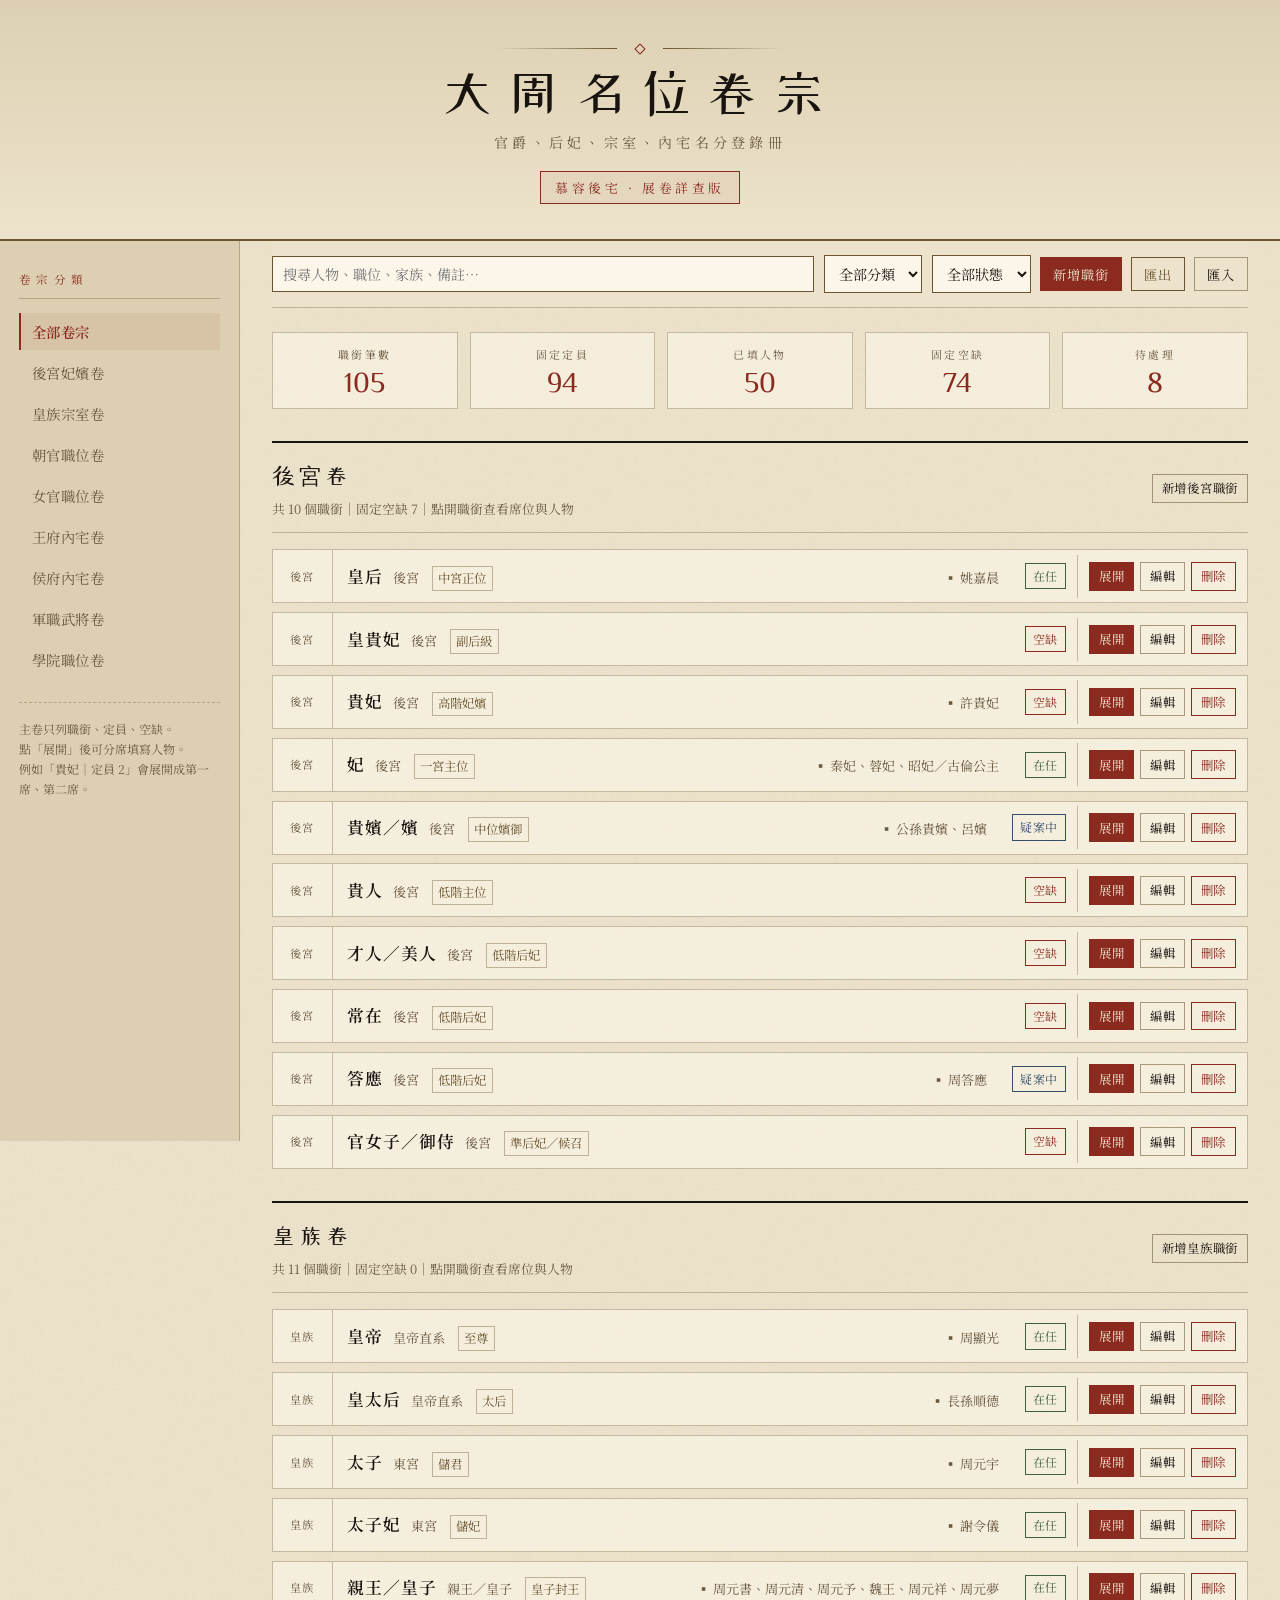
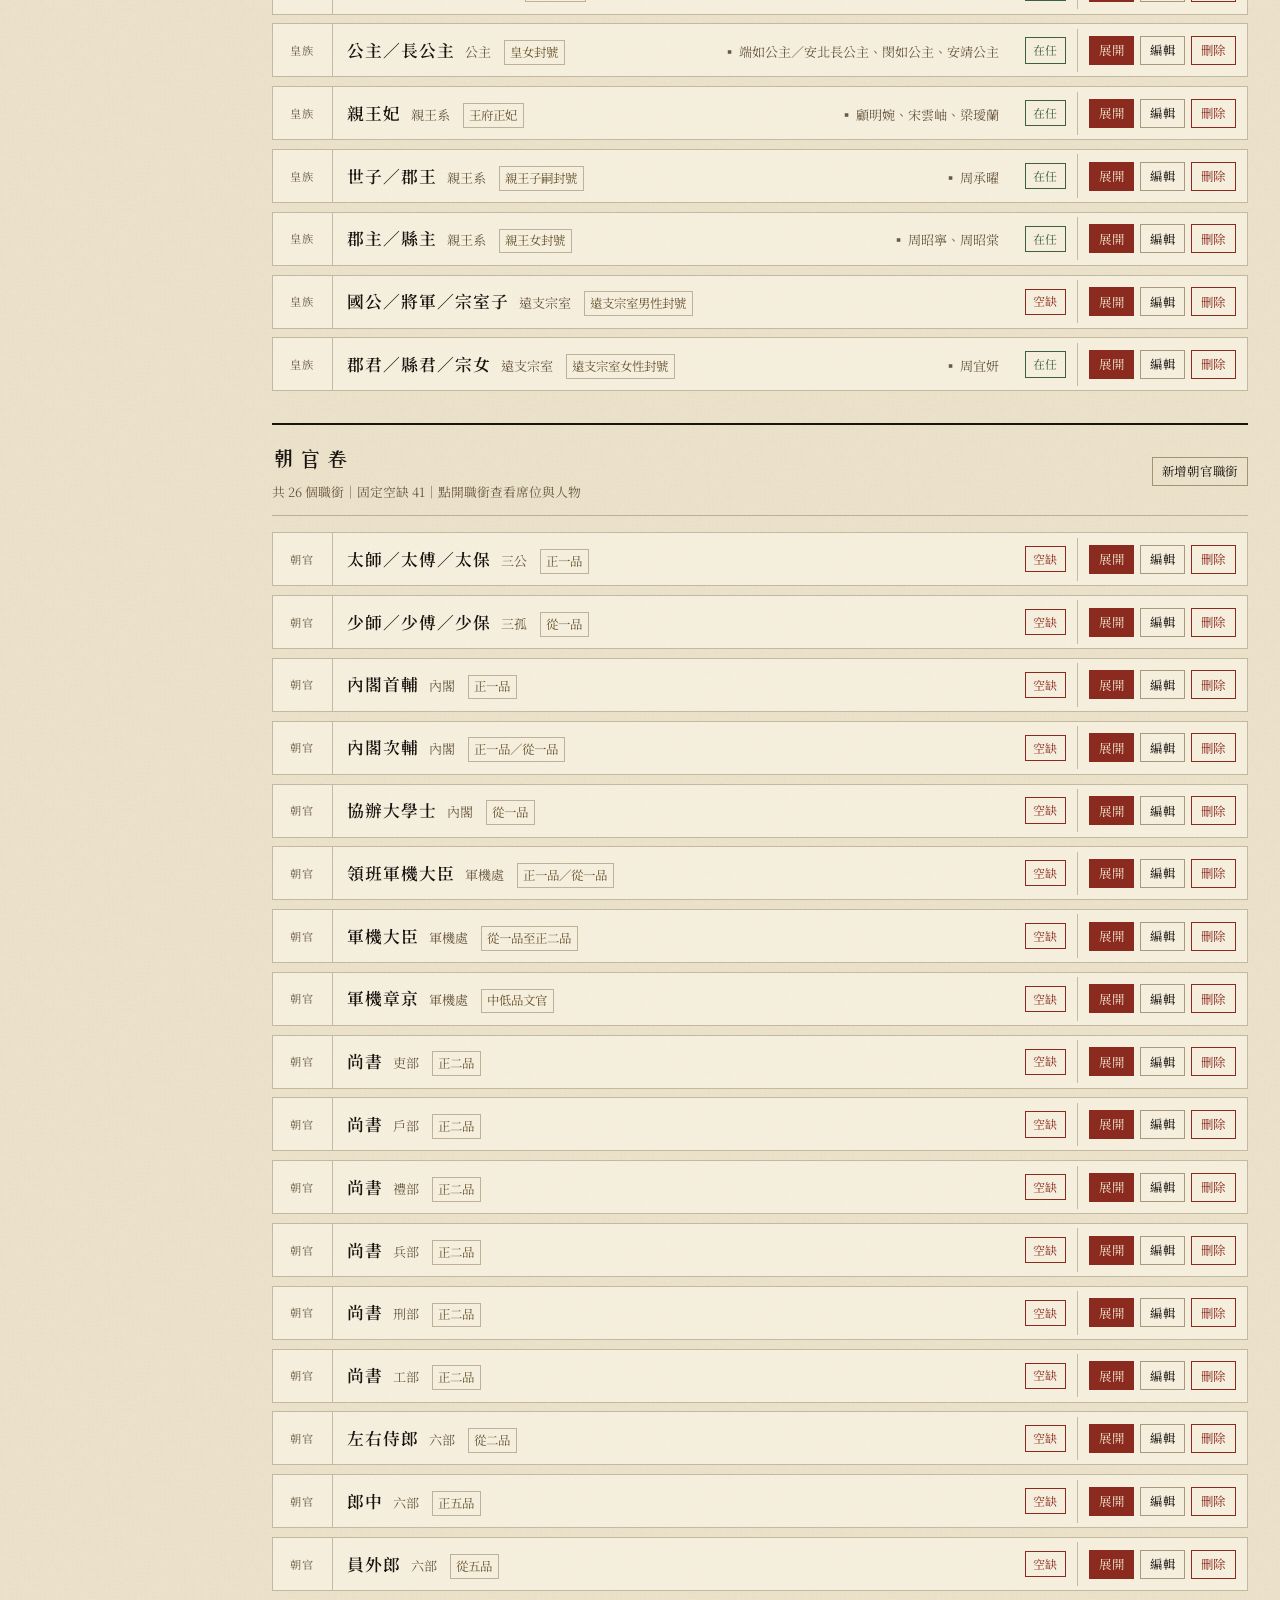
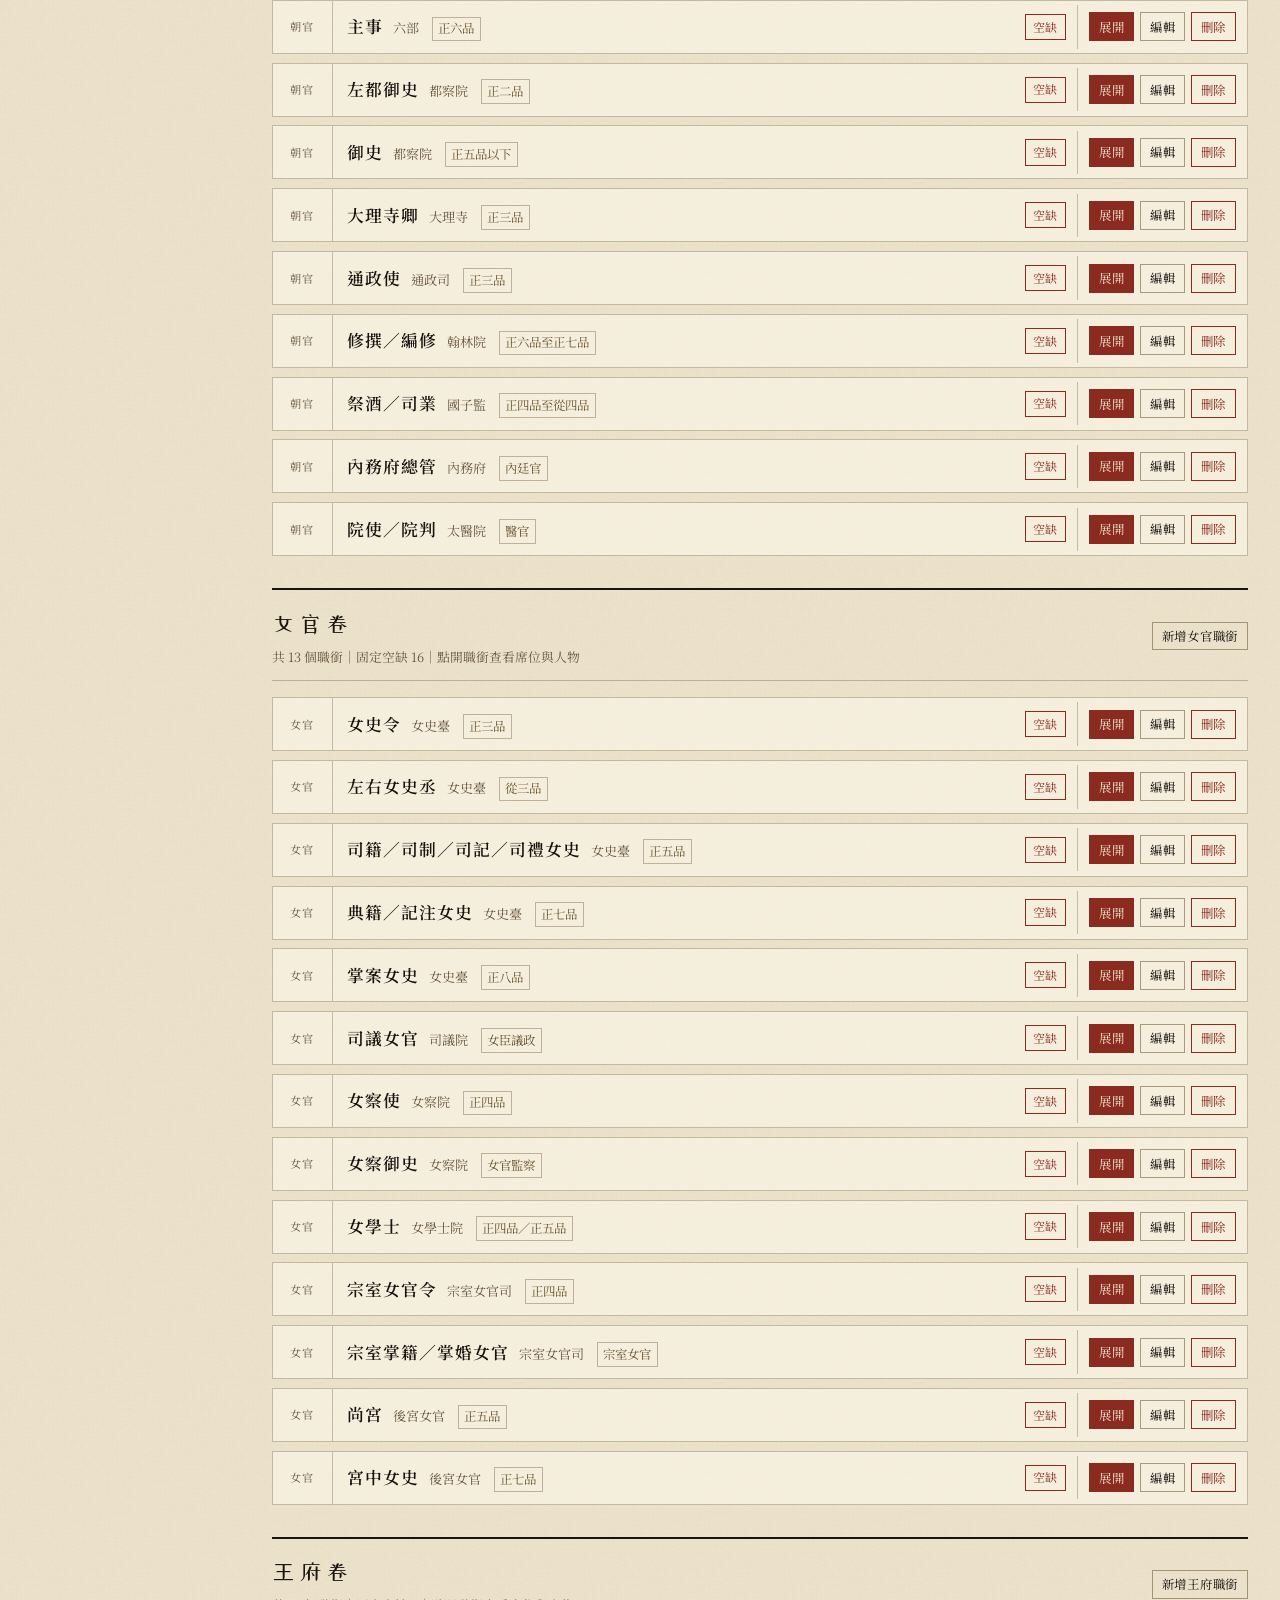
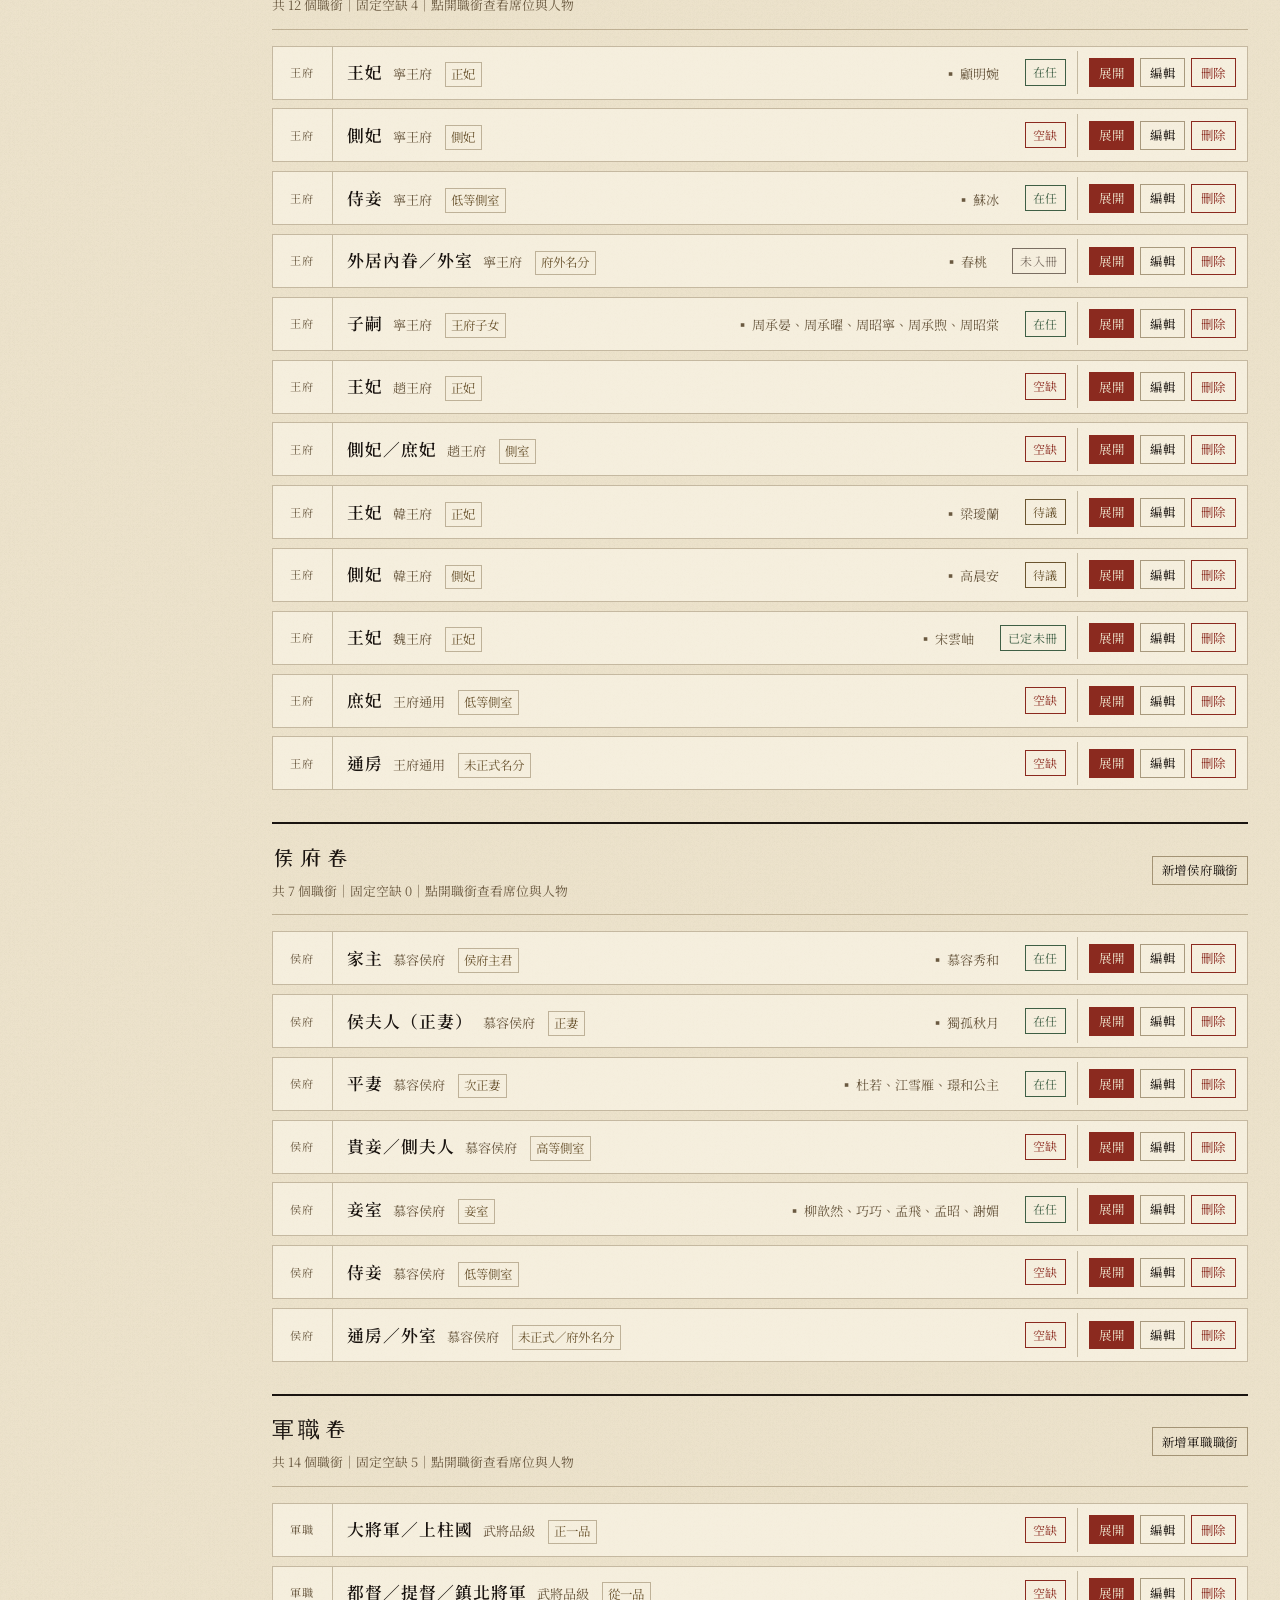
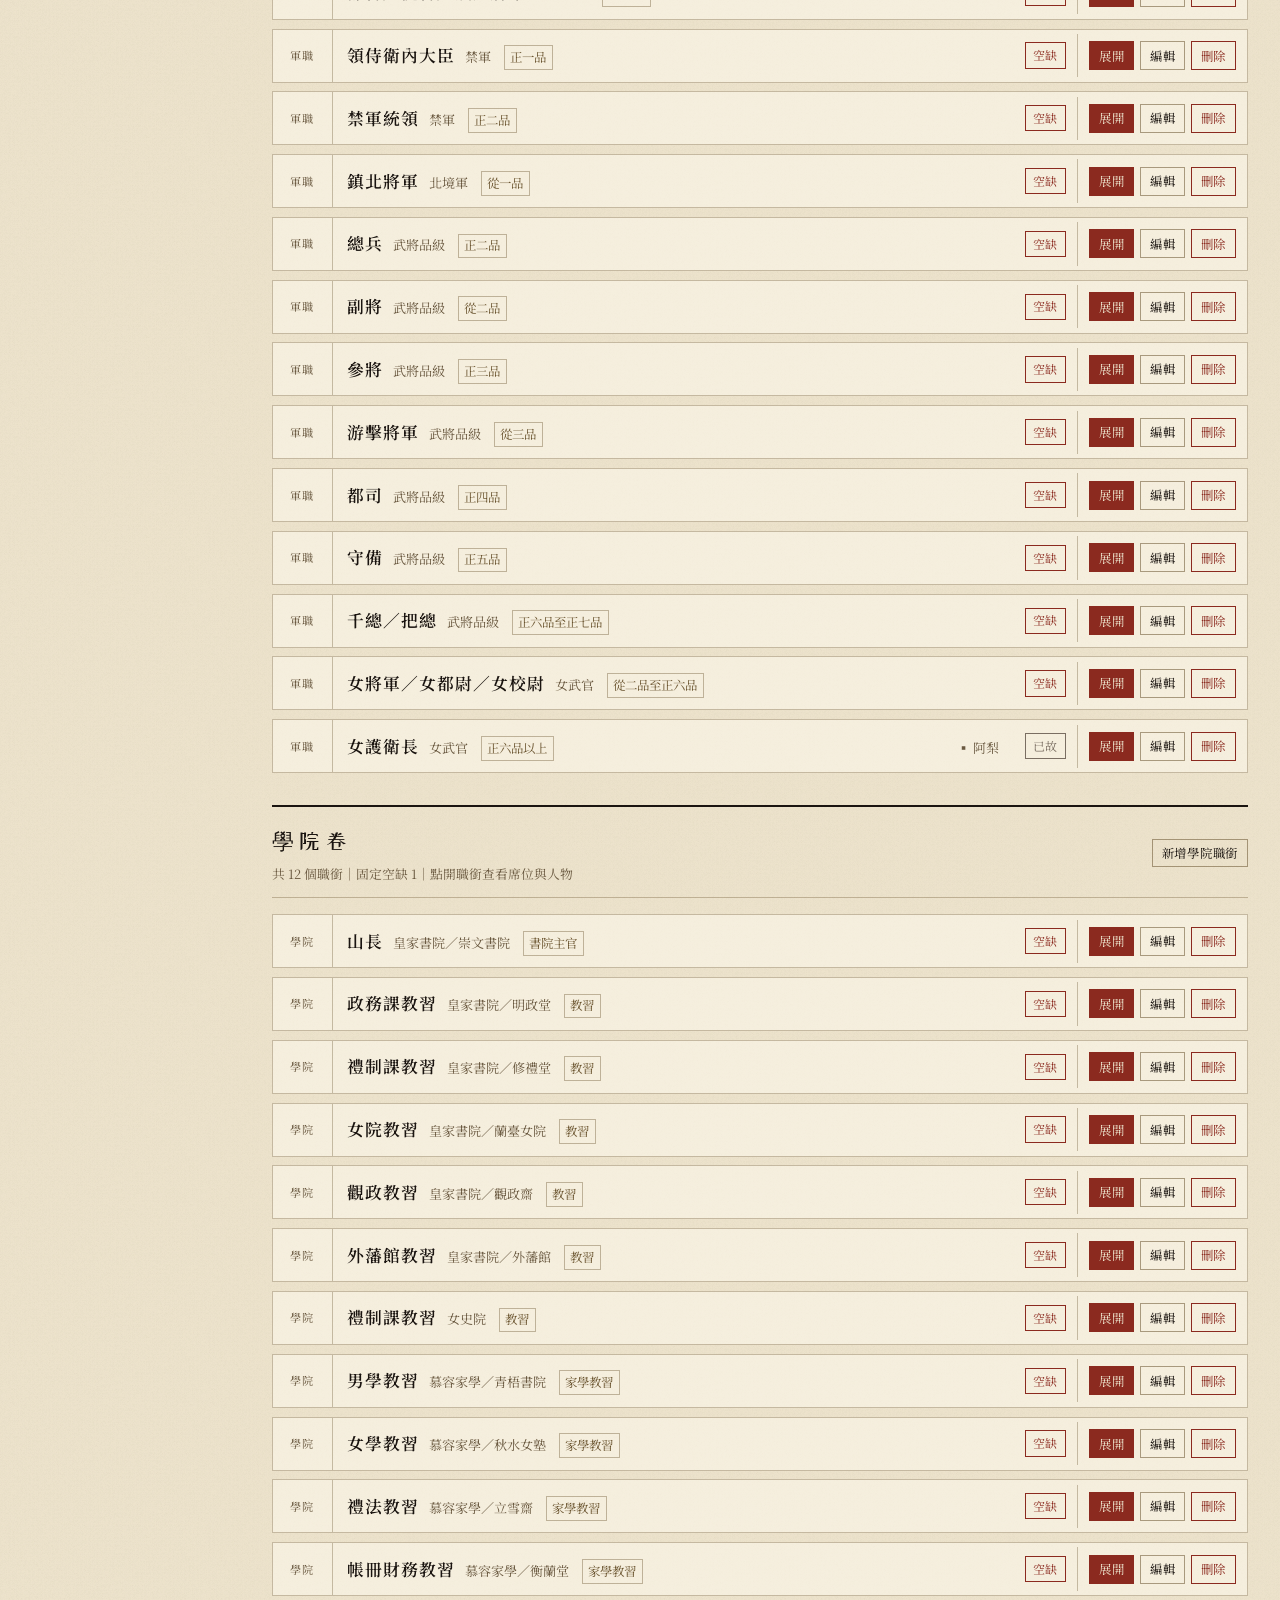
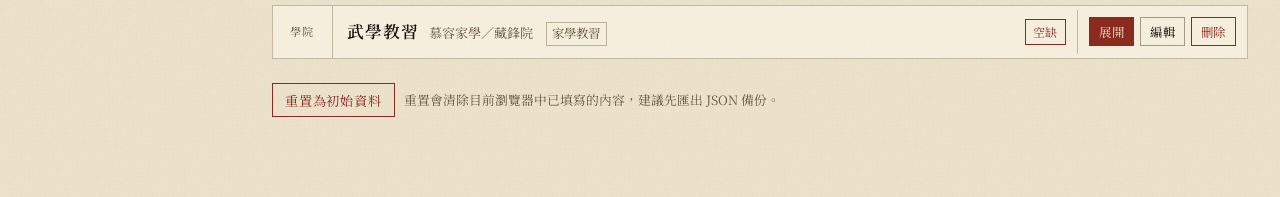
<file: da1.html>
<!DOCTYPE html>
<html lang="zh-TW">
<head>
<meta charset="UTF-8">
<title>大周名位卷宗｜職位與名分登錄冊</title>
<meta name="viewport" content="width=device-width, initial-scale=1.0">
<link href="https://fonts.googleapis.com/css2?family=Noto+Serif+TC:wght@300;400;500;600;700;900&family=ZCOOL+XiaoWei&display=swap" rel="stylesheet">
<style>
:root{
  --ink:#1a1410;
  --paper:#ede3cc;
  --paper-deep:#ddd0b2;
  --paper-light:#f6efd9;
  --paper-shadow:#b8a583;
  --vermilion:#8b2a1f;
  --vermilion-soft:rgba(139,42,31,.08);
  --gold:#8a6e3f;
  --gold-dim:#6b5530;
  --rule:rgba(107,85,48,.35);
  --rule-solid:#6b5530;
  --muted:#6a5940;
  --green:#3f5f45;
  --blue:#344f6a;
  --gray:#7a6e62;
}
*{box-sizing:border-box;margin:0;padding:0}
html{scroll-behavior:smooth}
body{
  font-family:"Noto Serif TC",serif;
  background:var(--paper);
  background-image:
    url("data:image/svg+xml,%3Csvg xmlns='http://www.w3.org/2000/svg' width='200' height='200'%3E%3Cfilter id='n'%3E%3CfeTurbulence baseFrequency='0.75' numOctaves='4'/%3E%3CfeColorMatrix values='0 0 0 0 0.1 0 0 0 0 0.08 0 0 0 0 0.04 0 0 0 0.06 0'/%3E%3C/filter%3E%3Crect width='200' height='200' filter='url(%23n)'/%3E%3C/svg%3E");
  color:var(--ink);
  line-height:1.7;
  min-height:100vh;
}

/* ── HEADER ── */
.header{
  border-bottom:2px solid var(--rule-solid);
  padding:2.8rem 2rem 2.2rem;
  text-align:center;
  background:linear-gradient(180deg,var(--paper-deep) 0%,var(--paper) 100%);
  position:relative;
}
.header-ornament{
  display:flex;align-items:center;justify-content:center;gap:1.2rem;margin-bottom:.6rem;
}
.header-ornament-line{flex:1;max-width:120px;height:1px;background:linear-gradient(90deg,transparent,var(--gold-dim))}
.header-ornament-line.r{background:linear-gradient(90deg,var(--gold-dim),transparent)}
.header-ornament-diamond{
  width:8px;height:8px;border:1.5px solid var(--vermilion);transform:rotate(45deg);
}
h1{
  font-family:"ZCOOL XiaoWei","Noto Serif TC",serif;
  font-size:clamp(1.9rem,4.5vw,3.2rem);
  letter-spacing:.28em;
  font-weight:400;
  line-height:1.2;
}
.sub{margin-top:.45rem;font-size:.88rem;color:var(--muted);letter-spacing:.3em}
.seal{
  display:inline-block;margin-top:1rem;padding:.3rem .85rem;
  border:1.5px solid var(--vermilion);color:var(--vermilion);
  background:rgba(139,42,31,.05);font-size:.8rem;letter-spacing:.28em;
}

/* ── LAYOUT ── */
.layout{display:grid;grid-template-columns:240px minmax(0,1fr);max-width:1500px;margin:0 auto}
.sidebar{
  position:sticky;top:0;height:100vh;overflow-y:auto;
  padding:1.8rem 1.2rem;border-right:1px solid var(--rule);
  background:var(--paper-deep);
}
.side-title{
  font-size:.72rem;letter-spacing:.45em;color:var(--vermilion);
  margin-bottom:.9rem;padding-bottom:.5rem;
  border-bottom:1px solid var(--rule);
}
.nav-btn{
  display:flex;align-items:center;gap:.5rem;
  width:100%;text-align:left;padding:.5rem .65rem;margin-bottom:.25rem;
  border:none;background:transparent;color:var(--muted);cursor:pointer;
  font-size:.9rem;letter-spacing:.04em;font-family:inherit;
  border-left:2px solid transparent;transition:all .18s;
}
.nav-btn:hover{color:var(--vermilion);background:var(--vermilion-soft);border-left-color:rgba(139,42,31,.3)}
.nav-btn.active{color:var(--vermilion);background:var(--vermilion-soft);border-left-color:var(--vermilion);font-weight:600}
.side-note{
  margin-top:1.5rem;padding-top:1rem;border-top:1px dashed var(--rule);
  font-size:.75rem;color:var(--muted);line-height:1.65;
}

/* ── MAIN ── */
.main{padding:0 2rem 5rem}

/* ── TOOLBAR ── */
.toolbar{
  position:sticky;top:0;z-index:30;
  background:rgba(237,227,204,.96);backdrop-filter:blur(8px);
  border-bottom:1px solid var(--rule);
  padding:.85rem 0;margin-bottom:1.5rem;
}
.toolbar-row{display:flex;gap:.6rem;align-items:center;flex-wrap:wrap}
.toolbar-row input[type=search]{
  flex:1;min-width:180px;
}
input,select,textarea{
  border:1px solid var(--rule-solid);
  background:rgba(255,252,240,.8);color:var(--ink);
  padding:.45rem .65rem;font-size:.88rem;
  font-family:inherit;
}
textarea{min-height:68px;resize:vertical;line-height:1.55}
input:focus,select:focus,textarea:focus{
  outline:none;
  border-color:var(--vermilion);
  box-shadow:0 0 0 2px rgba(139,42,31,.12);
  background:#fffcf0;
}

.btn{
  border:1px solid rgba(107,85,48,.55);background:transparent;color:var(--ink);
  padding:.42rem .75rem;font-size:.83rem;letter-spacing:.06em;cursor:pointer;
  white-space:nowrap;font-family:inherit;transition:all .15s;
}
.btn:hover{background:var(--ink);color:var(--paper);border-color:var(--ink)}
.btn.primary{border-color:var(--vermilion);background:var(--vermilion);color:var(--paper)}
.btn.primary:hover{background:#6e1e15;border-color:#6e1e15}
.btn.gold{border-color:var(--gold-dim);color:var(--gold-dim)}
.btn.gold:hover{background:var(--gold-dim);color:var(--paper)}
.btn.danger{border-color:var(--vermilion);color:var(--vermilion)}
.btn.danger:hover{background:var(--vermilion);color:var(--paper)}
.btn.sm{padding:.28rem .55rem;font-size:.78rem}

/* ── STATS ── */
.stats{
  display:flex;gap:.75rem;margin-bottom:1.5rem;flex-wrap:wrap;
}
.stat-card{
  flex:1;min-width:90px;
  border:1px solid var(--rule);
  background:rgba(255,252,240,.5);
  padding:.75rem 1rem;
  display:flex;flex-direction:column;align-items:center;gap:.2rem;
}
.stat-label{font-size:.68rem;letter-spacing:.22em;color:var(--muted)}
.stat-num{
  font-family:"ZCOOL XiaoWei",serif;
  font-size:1.8rem;color:var(--vermilion);line-height:1;
}

/* ── SECTION ── */
.section-head{
  display:flex;align-items:center;justify-content:space-between;gap:1rem;
  padding:.9rem 0 .8rem;margin:2rem 0 1rem;
  border-top:2px solid var(--ink);border-bottom:1px solid var(--rule);
}
.section-title{
  font-family:"ZCOOL XiaoWei",serif;font-size:1.4rem;letter-spacing:.18em;
}
.section-meta{color:var(--muted);font-size:.8rem;margin-top:.18rem}

/* ── POSITION CARD ── */
.position-list{display:grid;gap:.55rem;}
.position-card{
  border:1px solid var(--rule);
  background:rgba(255,252,240,.52);
  overflow:hidden;
  transition:border-color .18s;
}
.position-card:hover{border-color:rgba(107,85,48,.6)}
.position-card.open{border-color:rgba(139,42,31,.35)}

/* ── POSITION SUMMARY ROW ── */
.position-summary{
  display:flex;align-items:center;gap:0;
  cursor:pointer;
  padding:0;
  min-height:52px;
}
.position-summary:hover{background:rgba(139,42,31,.03)}

.ps-cat{
  flex:0 0 60px;
  text-align:center;
  font-size:.7rem;letter-spacing:.12em;color:var(--muted);
  border-right:1px solid var(--rule);
  padding:.7rem .4rem;
  align-self:stretch;display:flex;align-items:center;justify-content:center;
}
.ps-main{
  flex:1;padding:.65rem .9rem;
  display:flex;align-items:baseline;gap:.6rem;flex-wrap:wrap;
}
.ps-position{
  font-size:1.05rem;letter-spacing:.06em;font-weight:600;
  color:var(--ink);
}
.ps-system{
  font-size:.82rem;color:var(--muted);
}
.ps-rank{
  font-size:.78rem;color:var(--gold-dim);
  border:1px solid rgba(107,85,48,.4);
  padding:.05rem .35rem;margin-left:.2rem;
}
.ps-occupants{
  font-size:.82rem;color:var(--muted);margin-left:auto;
  white-space:nowrap;
}
.ps-status{
  flex:0 0 auto;padding:.65rem .7rem;
  display:flex;align-items:center;
}
.ps-actions{
  flex:0 0 auto;
  display:flex;gap:.35rem;align-items:center;
  padding:.45rem .7rem;
  border-left:1px solid var(--rule);
}

/* ── STATUS PILL ── */
.status-pill{
  display:inline-block;padding:.12rem .45rem;
  border:1px solid currentColor;font-size:.75rem;
  white-space:nowrap;letter-spacing:.04em;
}
.status-在任,.status-已冊封,.status-已定未冊{color:var(--green)}
.status-空缺{color:var(--vermilion)}
.status-待議,.status-待定{color:var(--gold-dim)}
.status-疑案中,.status-暫停職權{color:var(--blue)}
.status-已故,.status-被廢,.status-外嫁,.status-未入冊{color:var(--gray)}

/* ── DETAILS PANEL ── */
.details{
  display:none;
  border-top:1px solid var(--rule);
  background:rgba(212,196,163,.14);
  padding:1rem 1.1rem 1.1rem;
}
.position-card.open .details{display:block}
.details-top{
  display:flex;justify-content:space-between;align-items:center;
  margin-bottom:.75rem;gap:.6rem;
}
.details-title{font-size:.82rem;letter-spacing:.2em;color:var(--vermilion)}
.details-note{font-size:.8rem;color:var(--muted);margin-top:.2rem;font-style:italic}

/* ── INFO ROW (職銜詳情) ── */
.info-row{
  display:flex;gap:1.5rem;flex-wrap:wrap;
  padding:.6rem .8rem;margin-bottom:.8rem;
  background:rgba(255,252,240,.5);border:1px solid var(--rule);
  font-size:.85rem;
}
.info-item{display:flex;flex-direction:column;gap:.1rem}
.info-label{font-size:.68rem;letter-spacing:.18em;color:var(--muted)}
.info-value{color:var(--ink)}

/* ── SLOT LIST ── */
.slot-list{display:grid;gap:.6rem}
.slot-card{
  border:1px solid rgba(107,85,48,.55);
  background:rgba(255,252,240,.65);
  padding:.75rem .9rem;
}
.slot-top{
  display:flex;justify-content:space-between;align-items:center;
  margin-bottom:.55rem;gap:.5rem;
}
.slot-name{font-weight:700;color:var(--vermilion);letter-spacing:.06em;font-size:.95rem}
.slot-empty-name{color:var(--muted);font-style:italic}

/* 改成三欄佈局，更清爽 */
.slot-grid{
  display:grid;
  grid-template-columns:1fr 1fr 1fr;
  gap:.55rem;
}
.slot-grid .wide{grid-column:span 2}
.slot-grid .full{grid-column:1/-1}
.slot-grid label{display:flex;flex-direction:column;gap:.2rem;font-size:.75rem;letter-spacing:.12em;color:var(--muted)}
.slot-grid label input,
.slot-grid label select,
.slot-grid label textarea{
  width:100%;font-size:.88rem;margin-top:.1rem;
}
.empty-slot{
  color:var(--muted);font-style:italic;font-size:.88rem;
  padding:.7rem;border:1px dashed var(--rule);text-align:center;
}

/* ── FORM PANEL ── */
.form-panel{
  border:1px solid var(--rule);background:rgba(255,252,240,.6);
  padding:1.2rem;margin:1rem 0 1.5rem;display:none;
}
.form-panel.show{display:block}
.form-title{
  font-family:"ZCOOL XiaoWei",serif;font-size:1.1rem;letter-spacing:.15em;
  margin-bottom:1rem;padding-bottom:.6rem;border-bottom:1px solid var(--rule);
}
.form-grid{
  display:grid;grid-template-columns:repeat(4,1fr);gap:.65rem;
}
.form-grid .wide{grid-column:span 2}
.form-grid .full{grid-column:1/-1}
.form-grid label{display:flex;flex-direction:column;gap:.25rem;font-size:.75rem;letter-spacing:.14em;color:var(--muted)}
.form-grid label input,
.form-grid label select,
.form-grid label textarea{width:100%;margin-top:.05rem;}
.form-actions{margin-top:.9rem;display:flex;gap:.6rem;justify-content:flex-end}

/* ── FOOTER ── */
.footer-tools{margin-top:1.5rem;display:flex;flex-wrap:wrap;gap:.6rem;align-items:center}
.small-note{color:var(--muted);font-size:.8rem}
.hidden-file{display:none}

/* ── TOAST ── */
.toast{
  position:fixed;right:1.2rem;bottom:1.2rem;
  background:var(--ink);color:var(--paper);
  padding:.65rem 1rem;border:1.5px solid var(--vermilion);
  opacity:0;transform:translateY(12px);pointer-events:none;
  transition:.22s;z-index:100;font-size:.85rem;letter-spacing:.05em;
}
.toast.show{opacity:1;transform:translateY(0)}

/* ── RESPONSIVE ── */
@media(max-width:1100px){
  .slot-grid{grid-template-columns:1fr 1fr}
}
@media(max-width:900px){
  .layout{grid-template-columns:1fr}
  .sidebar{position:relative;height:auto;border-right:none;border-bottom:1px solid var(--rule);padding:1rem}
  .form-grid{grid-template-columns:1fr 1fr}
  .stats{flex-wrap:wrap}
}
@media(max-width:640px){
  .main{padding:0 1rem 4rem}
  .form-grid,.slot-grid{grid-template-columns:1fr}
  .form-grid .wide,.slot-grid .wide{grid-column:auto}
  .header:before,.header:after{display:none}
  .ps-cat{display:none}
}
@media print{
  .sidebar,.toolbar,.form-panel,.footer-tools,.btn,.toast,.ps-actions{display:none!important}
  .layout{display:block}
  body{background:#fff}
  .main{padding:0}
  .details{display:block!important}
}
</style>
</head>
<body>
<header class="header">
  <div class="header-ornament">
    <div class="header-ornament-line"></div>
    <div class="header-ornament-diamond"></div>
    <div class="header-ornament-line r"></div>
  </div>
  <h1>大周名位卷宗</h1>
  <div class="sub">官爵、后妃、宗室、內宅名分登錄冊</div>
  <div class="seal">慕容後宅 · 展卷詳查版</div>
</header>

<div class="layout">
  <aside class="sidebar">
    <div class="side-title">卷宗分類</div>
    <button class="nav-btn active" data-category="全部">全部卷宗</button>
    <button class="nav-btn" data-category="後宮">後宮妃嬪卷</button>
    <button class="nav-btn" data-category="皇族">皇族宗室卷</button>
    <button class="nav-btn" data-category="朝官">朝官職位卷</button>
    <button class="nav-btn" data-category="女官">女官職位卷</button>
    <button class="nav-btn" data-category="王府">王府內宅卷</button>
    <button class="nav-btn" data-category="侯府">侯府內宅卷</button>
    <button class="nav-btn" data-category="軍職">軍職武將卷</button>
    <button class="nav-btn" data-category="學院">學院職位卷</button>
    <div class="side-note">
      主卷只列職銜、定員、空缺。<br>
      點「展開」後可分席填寫人物。<br>
      例如「貴妃｜定員 2」會展開成第一席、第二席。
    </div>
  </aside>

  <main class="main">
    <div class="toolbar">
      <div class="toolbar-row">
        <input id="searchInput" type="search" placeholder="搜尋人物、職位、家族、備註…">
        <select id="categoryFilter"><option value="全部">全部分類</option></select>
        <select id="statusFilter"><option value="全部">全部狀態</option></select>
        <button class="btn primary" id="showAdd">新增職銜</button>
        <button class="btn gold" id="exportJson">匯出</button>
        <button class="btn" id="importBtn">匯入</button>
      </div>
    </div>

    <section class="stats" id="stats"></section>

    <section class="form-panel" id="formPanel">
      <div class="form-title">新增／編輯職銜</div>
      <div class="form-grid">
        <label>所屬分類<select id="fCategory"></select></label>
        <label>系統／機構／府邸<input id="fSystem" placeholder="例如：後宮、吏部、寧王府"></label>
        <label>職位／名分<input id="fPosition" placeholder="例如：皇貴妃、尚書、王妃"></label>
        <label>位階／品級<input id="fRank" placeholder="例如：正二品、妃位"></label>
        <label>定員<input id="fQuota" type="number" min="0" value="1"></label>
        <label>狀態<select id="fStatus"></select></label>
        <label class="wide">職銜備註<input id="fNote" placeholder="例如：副后級、可空缺、由禮部冊封"></label>
      </div>
      <div class="form-actions">
        <button class="btn" id="cancelForm">取消</button>
        <button class="btn primary" id="saveForm">儲存</button>
      </div>
    </section>

    <section id="sections"></section>

    <div class="footer-tools">
      <button class="btn danger" id="resetData">重置為初始資料</button>
      <span class="small-note">重置會清除目前瀏覽器中已填寫的內容，建議先匯出 JSON 備份。</span>
    </div>

    <input class="hidden-file" type="file" id="importFile" accept="application/json">
  </main>
</div>

<div class="toast" id="toast">已儲存</div>

<script>
const STORAGE_KEY = "dazhou_position_dossier_slots_v2";
const categories = ["後宮","皇族","朝官","女官","王府","侯府","軍職","學院"];
const statuses = ["在任","空缺","待議","待定","已定未冊","已冊封","未入冊","疑案中","暫停職權","外嫁","已故","被廢"];

function uid(){return "id-" + Math.random().toString(36).slice(2) + Date.now().toString(36);}
function slot(name="", status="空缺", extra={}){
  return {id:uid(), name, age:"", origin:"", relation:"", residence:"", status, note:"", ...extra};
}

const initialData = [
  // ── 後宮妃嬪卷 ──
  {id:uid(), category:"後宮", system:"後宮", position:"皇后", rank:"中宮正位", quota:1, status:"在任", note:"母儀天下，掌宮權、禮權、教權、議政權與監察權。", slots:[slot("姚嘉晨","在任",{age:"42-44",origin:"姚氏",relation:"太子周元宇、寧王周元書、閔如公主之母",residence:"中宮",note:"當朝皇后。"})]},
  {id:uid(), category:"後宮", system:"後宮", position:"皇貴妃", rank:"副后級", quota:1, status:"空缺", note:"可空缺。", slots:[slot()]},
  {id:uid(), category:"後宮", system:"後宮", position:"貴妃", rank:"高階妃嬪", quota:2, status:"空缺", note:"定員二席，分席登錄。", slots:[slot("許貴妃","在任",{origin:"許氏",relation:"趙王周元清之母"}), slot()]},
  {id:uid(), category:"後宮", system:"後宮", position:"妃", rank:"一宮主位", quota:4, status:"在任", note:"一宮主位，可撫育皇子女。", slots:[slot("秦妃","在任",{origin:"秦氏",relation:"魏王之母，已生龍鳳胎"}), slot("蓉妃","在任",{relation:"周元祥、周元夢之母"}), slot("昭妃／古倫公主","在任",{origin:"烏桓",relation:"烏桓新汗阿史那烏烈之妹，入大周後宮"}), slot()]},
  {id:uid(), category:"後宮", system:"後宮", position:"貴嬪／嬪", rank:"中位嬪御", quota:6, status:"疑案中", note:"貴嬪介於妃位以下、嬪位以上。", slots:[slot("公孫貴嬪","在任",{origin:"公孫氏",relation:"韓王周元予之母"}), slot("呂嬪","疑案中",{age:"18",relation:"孕事與姚墨文私通流言相關",note:"牽涉皇后母家與慕容旁支。"}), slot(), slot(), slot(), slot()]},
  {id:uid(), category:"後宮", system:"後宮", position:"貴人", rank:"低階主位", quota:0, status:"空缺", note:"人數不定；定員 0 代表不限額。", slots:[]},
  {id:uid(), category:"後宮", system:"後宮", position:"才人／美人", rank:"低階后妃", quota:0, status:"空缺", note:"人數不定；可作候補妃嬪或短線人物。", slots:[]},
  {id:uid(), category:"後宮", system:"後宮", position:"常在", rank:"低階后妃", quota:0, status:"空缺", note:"人數不定。", slots:[]},
  {id:uid(), category:"後宮", system:"後宮", position:"答應", rank:"低階后妃", quota:0, status:"疑案中", note:"人數不定。", slots:[slot("周答應","疑案中",{relation:"曾生皇子，皇子出生後不久夭折",note:"與暖夢香、安胎香案高度相關。"})]},
  {id:uid(), category:"後宮", system:"後宮", position:"官女子／御侍", rank:"準后妃／候召", quota:0, status:"空缺", note:"準后妃，候召；需經正式冊封才成為后妃。", slots:[]},

  // ── 皇族宗室卷 ──
  {id:uid(), category:"皇族", system:"皇帝直系", position:"皇帝", rank:"至尊", quota:1, status:"在任", note:"", slots:[slot("周顯光","在任",{age:"約46",origin:"大周皇室",residence:"皇宮"})]},
  {id:uid(), category:"皇族", system:"皇帝直系", position:"皇太后", rank:"太后", quota:1, status:"在任", note:"仍主導皇室婚配與宗室平衡。", slots:[slot("長孫順德","在任",{age:"65-70",origin:"長孫氏"})]},
  {id:uid(), category:"皇族", system:"東宮", position:"太子", rank:"儲君", quota:1, status:"在任", note:"", slots:[slot("周元宇","在任",{age:"約25",origin:"皇后所出",relation:"太子妃謝令儀之夫",residence:"東宮"})]},
  {id:uid(), category:"皇族", system:"東宮", position:"太子妃", rank:"儲妃", quota:1, status:"在任", note:"", slots:[slot("謝令儀","在任",{age:"22",origin:"謝氏",relation:"周元宇正妻",residence:"東宮"})]},
  {id:uid(), category:"皇族", system:"親王／皇子", position:"親王／皇子", rank:"皇子封王", quota:0, status:"在任", note:"定員不限，分人登錄。", slots:[slot("周元書","暫停職權",{age:"約24",origin:"皇后所出",relation:"寧王，曾掌軍權",residence:"寧王府",note:"因王府風波暫停軍務。"}), slot("周元清","在任",{age:"約22",origin:"許貴妃所出",relation:"趙王",residence:"趙王府"}), slot("周元予","待議",{age:"約17",origin:"公孫貴嬪所出",relation:"韓王，牽涉梁璦蘭、高晨安婚配線",residence:"韓王府"}), slot("魏王","已定未冊",{age:"約10-14",origin:"秦妃所出",relation:"皇帝定宋雲岫為魏王妃人選",residence:"魏王府／宮中"}), slot("周元祥","在任",{age:"約6-8",origin:"蓉妃所出",relation:"幼皇子"}), slot("周元夢","在任",{age:"約4-6",origin:"蓉妃所出",relation:"幼皇女或幼皇子設定可再確認"})]},
  {id:uid(), category:"皇族", system:"公主", position:"公主／長公主", rank:"皇女封號", quota:0, status:"在任", note:"定員不限，分人登錄。", slots:[slot("端如公主／安北長公主","外嫁",{origin:"大周皇室",relation:"北嫁烏桓新汗阿史那烏烈",residence:"烏桓",note:"已和親在外。"}), slot("閔如公主","在任",{origin:"皇后所出",relation:"皇后之女"}), slot("安靖公主","已故",{origin:"大周皇室",relation:"舊年和親公主，阿梨為其隨嫁女官",residence:"北境／烏桓舊案",note:"原稱病死，實則死因有冤。"})]},
  {id:uid(), category:"皇族", system:"親王系", position:"親王妃", rank:"王府正妃", quota:0, status:"在任", note:"各親王府正妃統一登錄，也可於王府卷分府細填。", slots:[slot("顧明婉","在任",{age:"15-17",origin:"顧氏",relation:"寧王妃，周承曜、周昭寧之母"}), slot("宋雲岫","已定未冊",{origin:"宋氏",relation:"魏王妃人選"}), slot("梁璦蘭","待議",{origin:"外族／漢名梁璦蘭",relation:"韓王欲娶之人"})]},
  {id:uid(), category:"皇族", system:"親王系", position:"世子／郡王", rank:"親王子嗣封號", quota:0, status:"空缺", note:"親王子女可封世子、郡王。", slots:[slot("周承曜","在任",{origin:"寧王府",relation:"寧王嫡子，顧明婉所出，世子第一順位"})]},
  {id:uid(), category:"皇族", system:"親王系", position:"郡主／縣主", rank:"親王女封號", quota:0, status:"在任", note:"親王之女可封郡主、縣主。", slots:[slot("周昭寧","在任",{origin:"寧王府",relation:"顧明婉所出嫡女"}), slot("周昭棠","在任",{origin:"寧王府",relation:"春桃所出"})]},
  {id:uid(), category:"皇族", system:"遠支宗室", position:"國公／將軍／宗室子", rank:"遠支宗室男性封號", quota:0, status:"空缺", note:"遠支宗室、旁支男性可用。", slots:[]},
  {id:uid(), category:"皇族", system:"遠支宗室", position:"郡君／縣君／宗女", rank:"遠支宗室女性封號", quota:0, status:"空缺", note:"遠支宗室女眷可用。", slots:[slot("周宜妍","待議",{origin:"宗室旁支／和遠大長公主外孫女",relation:"入嗣旁支嫡妹，嫁楚王庶長子案核心"})]},

  // ── 朝官職位卷 ──
  {id:uid(), category:"朝官", system:"三公", position:"太師／太傅／太保", rank:"正一品", quota:3, status:"空缺", note:"多為榮銜或元老重臣。", slots:[slot(),slot(),slot()]},
  {id:uid(), category:"朝官", system:"三孤", position:"少師／少傅／少保", rank:"從一品", quota:3, status:"空缺", note:"次於三公。", slots:[slot(),slot(),slot()]},
  {id:uid(), category:"朝官", system:"內閣", position:"內閣首輔", rank:"正一品", quota:1, status:"空缺", note:"票擬、議政，朝堂中樞最高實權位之一。", slots:[slot()]},
  {id:uid(), category:"朝官", system:"內閣", position:"內閣次輔", rank:"正一品／從一品", quota:1, status:"空缺", note:"首輔副手。", slots:[slot()]},
  {id:uid(), category:"朝官", system:"內閣", position:"協辦大學士", rank:"從一品", quota:2, status:"空缺", note:"內閣高位副職。", slots:[slot(),slot()]},
  {id:uid(), category:"朝官", system:"軍機處", position:"領班軍機大臣", rank:"正一品／從一品", quota:1, status:"空缺", note:"掌軍國機密、密旨。", slots:[slot()]},
  {id:uid(), category:"朝官", system:"軍機處", position:"軍機大臣", rank:"從一品至正二品", quota:4, status:"空缺", note:"軍機處核心。", slots:[slot(),slot(),slot(),slot()]},
  {id:uid(), category:"朝官", system:"軍機處", position:"軍機章京", rank:"中低品文官", quota:0, status:"空缺", note:"掌軍機文書。", slots:[]},
  {id:uid(), category:"朝官", system:"吏部", position:"尚書", rank:"正二品", quota:1, status:"空缺", note:"掌官員任免、考核、誥命。", slots:[slot()]},
  {id:uid(), category:"朝官", system:"戶部", position:"尚書", rank:"正二品", quota:1, status:"空缺", note:"掌財政、稅賦、戶籍、漕運。", slots:[slot()]},
  {id:uid(), category:"朝官", system:"禮部", position:"尚書", rank:"正二品", quota:1, status:"空缺", note:"掌禮制、祭祀、冊封、科舉、外交。", slots:[slot()]},
  {id:uid(), category:"朝官", system:"兵部", position:"尚書", rank:"正二品", quota:1, status:"空缺", note:"掌軍政、武官任免、軍械、調兵。", slots:[slot()]},
  {id:uid(), category:"朝官", system:"刑部", position:"尚書", rank:"正二品", quota:1, status:"空缺", note:"掌刑獄、審判、律法。", slots:[slot()]},
  {id:uid(), category:"朝官", system:"工部", position:"尚書", rank:"正二品", quota:1, status:"空缺", note:"掌工程、營造、水利、宮殿。", slots:[slot()]},
  {id:uid(), category:"朝官", system:"六部", position:"左右侍郎", rank:"從二品", quota:12, status:"空缺", note:"六部各左、右侍郎。", slots:[slot(),slot(),slot(),slot(),slot(),slot(),slot(),slot(),slot(),slot(),slot(),slot()]},
  {id:uid(), category:"朝官", system:"六部", position:"郎中", rank:"正五品", quota:0, status:"空缺", note:"六部中層官員。", slots:[]},
  {id:uid(), category:"朝官", system:"六部", position:"員外郎", rank:"從五品", quota:0, status:"空缺", note:"六部中層副職。", slots:[]},
  {id:uid(), category:"朝官", system:"六部", position:"主事", rank:"正六品", quota:0, status:"空缺", note:"六部基層主辦官。", slots:[]},
  {id:uid(), category:"朝官", system:"都察院", position:"左都御史", rank:"正二品", quota:1, status:"空缺", note:"統領都察院，可彈劾百官。", slots:[slot()]},
  {id:uid(), category:"朝官", system:"都察院", position:"御史", rank:"正五品以下", quota:0, status:"空缺", note:"品級雖低，但可彈劾百官。", slots:[]},
  {id:uid(), category:"朝官", system:"大理寺", position:"大理寺卿", rank:"正三品", quota:1, status:"空缺", note:"重大案件覆審，三法司會審必有。", slots:[slot()]},
  {id:uid(), category:"朝官", system:"通政司", position:"通政使", rank:"正三品", quota:1, status:"空缺", note:"中高級文官，可作奏章交通與朝廷文書線。", slots:[slot()]},
  {id:uid(), category:"朝官", system:"翰林院", position:"修撰／編修", rank:"正六品至正七品", quota:0, status:"空缺", note:"掌詔書、修史、講學。", slots:[]},
  {id:uid(), category:"朝官", system:"國子監", position:"祭酒／司業", rank:"正四品至從四品", quota:2, status:"空缺", note:"最高官學主官與副職。", slots:[slot(),slot()]},
  {id:uid(), category:"朝官", system:"內務府", position:"內務府總管", rank:"內廷官", quota:1, status:"空缺", note:"宮廷財物採買，香藥供應鏈可牽涉。", slots:[slot()]},
  {id:uid(), category:"朝官", system:"太醫院", position:"院使／院判", rank:"醫官", quota:2, status:"空缺", note:"御藥房、安胎香、暖夢香案可牽涉。", slots:[slot(),slot()]},

  // ── 女官職位卷 ──
  {id:uid(), category:"女官", system:"女史臺", position:"女史令", rank:"正三品", quota:1, status:"空缺", note:"女官中樞。", slots:[slot()]},
  {id:uid(), category:"女官", system:"女史臺", position:"左右女史丞", rank:"從三品", quota:2, status:"空缺", note:"女史令副職。", slots:[slot("","空缺",{note:"左女史丞"}), slot("","空缺",{note:"右女史丞"})]},
  {id:uid(), category:"女官", system:"女史臺", position:"司籍／司制／司記／司禮女史", rank:"正五品", quota:4, status:"空缺", note:"女史臺四司。", slots:[slot(),slot(),slot(),slot()]},
  {id:uid(), category:"女官", system:"女史臺", position:"典籍／記注女史", rank:"正七品", quota:0, status:"空缺", note:"掌典籍、記注。", slots:[]},
  {id:uid(), category:"女官", system:"女史臺", position:"掌案女史", rank:"正八品", quota:0, status:"空缺", note:"案卷、卷宗、文書職。", slots:[]},
  {id:uid(), category:"女官", system:"司議院", position:"司議女官", rank:"女臣議政", quota:0, status:"空缺", note:"議政、諫言、修法、女眷政令。", slots:[]},
  {id:uid(), category:"女官", system:"女察院", position:"女察使", rank:"正四品", quota:1, status:"空缺", note:"監察女官、命婦、宗室女眷、宮廷案件。", slots:[slot()]},
  {id:uid(), category:"女官", system:"女察院", position:"女察御史", rank:"女官監察", quota:0, status:"空缺", note:"女察院屬官。", slots:[]},
  {id:uid(), category:"女官", system:"女學士院", position:"女學士", rank:"正四品／正五品", quota:4, status:"空缺", note:"草詔、修史、講學、女學考選。", slots:[slot(),slot(),slot(),slot()]},
  {id:uid(), category:"女官", system:"宗室女官司", position:"宗室女官令", rank:"正四品", quota:1, status:"空缺", note:"宗室女眷婚配、入嗣、封號、玉牒旁錄。", slots:[slot()]},
  {id:uid(), category:"女官", system:"宗室女官司", position:"宗室掌籍／掌婚女官", rank:"宗室女官", quota:2, status:"空缺", note:"可處理周宜妍、宗室婚配與女眷陳情。", slots:[slot(),slot()]},
  {id:uid(), category:"女官", system:"後宮女官", position:"尚宮", rank:"正五品", quota:1, status:"空缺", note:"掌宮中事務。", slots:[slot()]},
  {id:uid(), category:"女官", system:"後宮女官", position:"宮中女史", rank:"正七品", quota:0, status:"空缺", note:"掌文書、禮儀記錄。", slots:[]},

  // ── 王府內宅卷 ──
  {id:uid(), category:"王府", system:"寧王府", position:"王妃", rank:"正妃", quota:1, status:"在任", note:"寧王府主母。", slots:[slot("顧明婉","在任",{age:"15-17",origin:"顧氏",relation:"周承曜、周昭寧之母",residence:"正院",note:"已生龍鳳胎。"})]},
  {id:uid(), category:"王府", system:"寧王府", position:"側妃", rank:"側妃", quota:2, status:"空缺", note:"側室高位。", slots:[slot(),slot()]},
  {id:uid(), category:"王府", system:"寧王府", position:"侍妾", rank:"低等側室", quota:0, status:"在任", note:"定員不限，依人物分席。", slots:[slot("蘇冰","在任",{age:"20",origin:"身世曖昧",relation:"周承晏之母",note:"是否為秀和之女仍曖昧。"})]},
  {id:uid(), category:"王府", system:"寧王府", position:"外居內眷／外室", rank:"府外名分", quota:0, status:"未入冊", note:"府外安置，入冊後子女為庶。", slots:[slot("春桃","未入冊",{age:"17-20",origin:"侍女出身",relation:"周承煦、周昭棠之母",residence:"府外",note:"已生雙胞胎，遠離京城。"})]},
  {id:uid(), category:"王府", system:"寧王府", position:"子嗣", rank:"王府子女", quota:0, status:"在任", note:"寧王府目前五名子嗣。", slots:[slot("周承晏","在任",{origin:"蘇冰所出",relation:"庶長子，皇帝賜名"}), slot("周承曜","在任",{origin:"顧明婉所出",relation:"嫡子，世子第一順位"}), slot("周昭寧","在任",{origin:"顧明婉所出",relation:"嫡女"}), slot("周承煦","在任",{origin:"春桃所出",relation:"外居內眷之子"}), slot("周昭棠","在任",{origin:"春桃所出",relation:"外居內眷之女"})]},
  {id:uid(), category:"王府", system:"趙王府", position:"王妃", rank:"正妃", quota:1, status:"空缺", note:"趙王府主母。", slots:[slot()]},
  {id:uid(), category:"王府", system:"趙王府", position:"側妃／庶妃", rank:"側室", quota:0, status:"空缺", note:"趙王府側室位。", slots:[]},
  {id:uid(), category:"王府", system:"韓王府", position:"王妃", rank:"正妃", quota:1, status:"待議", note:"梁璦蘭不做暗處之人。", slots:[slot("梁璦蘭","待議",{origin:"外族／漢名梁璦蘭",relation:"韓王想娶之人",residence:"韓王府正院"})]},
  {id:uid(), category:"王府", system:"韓王府", position:"側妃", rank:"側妃", quota:2, status:"待議", note:"公孫貴嬪要求韓王同時娶高晨安為側妃。", slots:[slot("高晨安","待議",{age:"13",relation:"已表明不願此時列入韓王妃名冊",note:"目前更適合女史禮制課旁修。"}), slot()]},
  {id:uid(), category:"王府", system:"魏王府", position:"王妃", rank:"正妃", quota:1, status:"已定未冊", note:"皇帝直接定下。", slots:[slot("宋雲岫","已定未冊",{age:"比魏王年長兩歲",origin:"宋氏",relation:"魏王妃人選"})]},
  {id:uid(), category:"王府", system:"王府通用", position:"庶妃", rank:"低等側室", quota:0, status:"空缺", note:"王府可用通用名分。", slots:[]},
  {id:uid(), category:"王府", system:"王府通用", position:"通房", rank:"未正式名分", quota:0, status:"空缺", note:"子女需認祖後入冊。", slots:[]},

  // ── 侯府內宅卷 ──
  {id:uid(), category:"侯府", system:"慕容侯府", position:"家主", rank:"侯府主君", quota:1, status:"在任", note:"慕容侯府核心。", slots:[slot("慕容秀和","在任",{age:"47",origin:"慕容氏",relation:"子女眾多",residence:"慕容侯府"})]},
  {id:uid(), category:"侯府", system:"慕容侯府", position:"侯夫人（正妻）", rank:"正妻", quota:1, status:"在任", note:"掌府中諸務。", slots:[slot("獨孤秋月","在任",{age:"約45",origin:"獨孤氏",relation:"世華、世蘭、世菊之母",residence:"正院"})]},
  {id:uid(), category:"侯府", system:"慕容侯府", position:"平妻", rank:"次正妻", quota:3, status:"在任", note:"三席分開登錄。", slots:[slot("杜若","在任",{age:"約44",origin:"杜氏",relation:"世苗名義母親，實際世苗為她與黃庭勻之子",note:"掌財務。"}), slot("江雪雁","在任",{age:"約43",origin:"江氏",relation:"世蓉、世苳、世芝之母"}), slot("璟和公主","在任",{age:"36",origin:"皇族",relation:"六女一子之母",note:"平妻／特封，身份特殊。"})]},
  {id:uid(), category:"侯府", system:"慕容侯府", position:"貴妾／側夫人", rank:"高等側室", quota:0, status:"空缺", note:"高於一般妾室。", slots:[]},
  {id:uid(), category:"侯府", system:"慕容侯府", position:"妾室", rank:"妾室", quota:0, status:"在任", note:"定員不限，依人物分席。", slots:[slot("柳歆然","在任",{age:"約34-36",origin:"侯府養女出身",relation:"世芸、世萫之母"}), slot("巧巧","在任",{age:"約28-32",origin:"侍女出身",relation:"世蒼之母"}), slot("孟飛","在任",{age:"約30-34",relation:"曾生一子，名字未定"}), slot("孟昭","在任",{age:"約29-33",relation:"世艾之母"}), slot("謝媚","在任",{age:"約39-42"})]},
  {id:uid(), category:"侯府", system:"慕容侯府", position:"侍妾", rank:"低等側室", quota:0, status:"空缺", note:"侍奉型名分。", slots:[]},
  {id:uid(), category:"侯府", system:"慕容侯府", position:"通房／外室", rank:"未正式／府外名分", quota:0, status:"空缺", note:"子女認祖後為庶出。", slots:[]},

  // ── 軍職武將卷 ──
  {id:uid(), category:"軍職", system:"武將品級", position:"大將軍／上柱國", rank:"正一品", quota:2, status:"空缺", note:"國家級統帥。", slots:[slot(),slot()]},
  {id:uid(), category:"軍職", system:"武將品級", position:"都督／提督／鎮北將軍", rank:"從一品", quota:0, status:"空缺", note:"掌一方軍務。", slots:[]},
  {id:uid(), category:"軍職", system:"禁軍", position:"領侍衛內大臣", rank:"正一品", quota:1, status:"空缺", note:"掌皇帝近身侍衛。", slots:[slot()]},
  {id:uid(), category:"軍職", system:"禁軍", position:"禁軍統領", rank:"正二品", quota:1, status:"空缺", note:"掌羽林衛、金吾衛、龍武衛等。", slots:[slot()]},
  {id:uid(), category:"軍職", system:"北境軍", position:"鎮北將軍", rank:"從一品", quota:1, status:"空缺", note:"對應烏桓、左賢王舊支。", slots:[slot()]},
  {id:uid(), category:"軍職", system:"武將品級", position:"總兵", rank:"正二品", quota:0, status:"空缺", note:"鎮守一鎮。", slots:[]},
  {id:uid(), category:"軍職", system:"武將品級", position:"副將", rank:"從二品", quota:0, status:"空缺", note:"副統帥。", slots:[]},
  {id:uid(), category:"軍職", system:"武將品級", position:"參將", rank:"正三品", quota:0, status:"空缺", note:"分守一路。", slots:[]},
  {id:uid(), category:"軍職", system:"武將品級", position:"游擊將軍", rank:"從三品", quota:0, status:"空缺", note:"機動作戰。", slots:[]},
  {id:uid(), category:"軍職", system:"武將品級", position:"都司", rank:"正四品", quota:0, status:"空缺", note:"掌營衛。", slots:[]},
  {id:uid(), category:"軍職", system:"武將品級", position:"守備", rank:"正五品", quota:0, status:"空缺", note:"守城、守關。", slots:[]},
  {id:uid(), category:"軍職", system:"武將品級", position:"千總／把總", rank:"正六品至正七品", quota:0, status:"空缺", note:"基層武官。", slots:[]},
  {id:uid(), category:"軍職", system:"女武官", position:"女將軍／女都尉／女校尉", rank:"從二品至正六品", quota:0, status:"空缺", note:"女武官系統。", slots:[]},
  {id:uid(), category:"軍職", system:"女武官", position:"女護衛長", rank:"正六品以上", quota:0, status:"已故", note:"定員不限。", slots:[slot("阿梨","已故",{origin:"安靖公主隨嫁女官",relation:"為護主刺傷胡蘭，後被割舌吊死",residence:"北境舊案",note:"安靖公主案核心人物。"})]},

  // ── 學院職位卷 ──
  {id:uid(), category:"學院", system:"皇家書院／崇文書院", position:"山長", rank:"書院主官", quota:1, status:"空缺", note:"皇子、皇女、宗室、高門子弟教育核心。", slots:[slot()]},
  {id:uid(), category:"學院", system:"皇家書院／明政堂", position:"政務課教習", rank:"教習", quota:0, status:"空缺", note:"政務課。", slots:[]},
  {id:uid(), category:"學院", system:"皇家書院／修禮堂", position:"禮制課教習", rank:"教習", quota:0, status:"空缺", note:"禮制宗室婚配課。", slots:[]},
  {id:uid(), category:"學院", system:"皇家書院／蘭臺女院", position:"女院教習", rank:"教習", quota:0, status:"空缺", note:"女子分院。", slots:[]},
  {id:uid(), category:"學院", system:"皇家書院／觀政齋", position:"觀政教習", rank:"教習", quota:0, status:"空缺", note:"旁聽朝政與觀政訓練。", slots:[]},
  {id:uid(), category:"學院", system:"皇家書院／外藩館", position:"外藩館教習", rank:"教習", quota:0, status:"空缺", note:"外族質子、和親相關。", slots:[]},
  {id:uid(), category:"學院", system:"女史院", position:"禮制課教習", rank:"教習", quota:0, status:"空缺", note:"高晨安轉入女史禮制課旁修。", slots:[]},
  {id:uid(), category:"學院", system:"慕容家學／青梧書院", position:"男學教習", rank:"家學教習", quota:0, status:"空缺", note:"慕容家男學。", slots:[]},
  {id:uid(), category:"學院", system:"慕容家學／秋水女塾", position:"女學教習", rank:"家學教習", quota:0, status:"空缺", note:"慕容家女子教育。", slots:[]},
  {id:uid(), category:"學院", system:"慕容家學／立雪齋", position:"禮法教習", rank:"家學教習", quota:0, status:"空缺", note:"禮法、女官預備。", slots:[]},
  {id:uid(), category:"學院", system:"慕容家學／衡蘭堂", position:"帳冊財務教習", rank:"家學教習", quota:0, status:"空缺", note:"帳冊財務。", slots:[]},
  {id:uid(), category:"學院", system:"慕容家學／藏鋒院", position:"武學教習", rank:"家學教習", quota:0, status:"空缺", note:"武學、護衛。", slots:[]}
];

let data = loadData();
let currentCategory = "全部";
let editingId = null;
let openIds = new Set();

function dossierKey(item){
  return [item.category || "", item.system || "", item.position || "", item.rank || ""].join("｜");
}
function hasNamedSlot(item, name){
  return (item.slots || []).some(s => (s.name || "").trim() === name);
}
function mergeWithInitial(saved){
  const list = Array.isArray(saved) ? saved : [];
  list.forEach(item => {
    item.id ||= uid();
    item.slots ||= [];
    item.slots.forEach(s => s.id ||= uid());
  });

  const byKey = new Map(list.map(item => [dossierKey(item), item]));

  initialData.forEach(base => {
    const key = dossierKey(base);
    const existing = byKey.get(key);
    if(!existing){
      list.push(base);
      byKey.set(key, base);
      return;
    }

    existing.slots ||= [];

    // 修正早期版本的寧王妃暫名，改回目前正史設定。
    if(existing.category === "王府" && existing.system === "寧王府" && existing.position === "王妃"){
      const hasOld = existing.slots.some(s => (s.name || "").includes("江月疏"));
      if(hasOld || existing.slots.length === 0){
        existing.status = base.status;
        existing.note = base.note;
        existing.slots = JSON.parse(JSON.stringify(base.slots));
      }
    }

    // 既有職銜若少了制度總覽中的固定人物，補入；空白席位不強制補，避免洗掉使用者資料。
    (base.slots || []).forEach(baseSlot => {
      const name = (baseSlot.name || "").trim();
      if(name && !hasNamedSlot(existing, name)){
        existing.slots.push(baseSlot);
      }
    });

    if((existing.slots || []).length === 0 && (base.slots || []).length > 0){
      existing.slots = JSON.parse(JSON.stringify(base.slots));
    }
  });

  return list;
}
function loadData(){
  try{
    const saved = localStorage.getItem(STORAGE_KEY);
    if(saved){
      const merged = mergeWithInitial(JSON.parse(saved));
      localStorage.setItem(STORAGE_KEY, JSON.stringify(merged));
      return merged;
    }
  }catch(e){}
  return initialData;
}
function saveData(){localStorage.setItem(STORAGE_KEY, JSON.stringify(data));}
function esc(str){return String(str ?? "").replace(/[&<>"']/g,m=>({"&":"&amp;","<":"&lt;",">":"&gt;",'"':"&quot;","'":"&#039;"}[m]));}
function normalizeNum(n){const x=Number(n);return Number.isFinite(x)?x:0;}
function filledCount(item){return (item.slots || []).filter(s=>s.name && s.name.trim()).length;}
function vacancy(item){
  const q=normalizeNum(item.quota);
  if(q===0) return "不限";
  return Math.max(q - filledCount(item),0);
}
function positionStatus(item){
  if(item.status && item.status !== "空缺") return item.status;
  const v=vacancy(item);
  if(v==="不限") return filledCount(item)>0 ? "在任" : "空缺";
  return v>0 ? "空缺" : "在任";
}
function toast(msg="已儲存"){
  const el=document.getElementById("toast");
  el.textContent=msg;el.classList.add("show");
  setTimeout(()=>el.classList.remove("show"),1400);
}
function initOptions(){
  const categoryFilter=document.getElementById("categoryFilter");
  const statusFilter=document.getElementById("statusFilter");
  const fCategory=document.getElementById("fCategory");
  const fStatus=document.getElementById("fStatus");
  categories.forEach(c=>{
    categoryFilter.insertAdjacentHTML("beforeend",`<option value="${c}">${c}</option>`);
    fCategory.insertAdjacentHTML("beforeend",`<option value="${c}">${c}</option>`);
  });
  statuses.forEach(s=>{
    statusFilter.insertAdjacentHTML("beforeend",`<option value="${s}">${s}</option>`);
    fStatus.insertAdjacentHTML("beforeend",`<option value="${s}">${s}</option>`);
  });
}
function filteredData(){
  const q=document.getElementById("searchInput").value.trim().toLowerCase();
  const catFilter=document.getElementById("categoryFilter").value;
  const statusFilter=document.getElementById("statusFilter").value;
  return data.filter(item=>{
    const matchCat=currentCategory==="全部" || item.category===currentCategory;
    const matchCat2=catFilter==="全部" || item.category===catFilter;
    const pStatus=positionStatus(item);
    const slotStatus=(item.slots || []).some(s=>s.status===statusFilter);
    const matchStatus=statusFilter==="全部" || pStatus===statusFilter || slotStatus;
    const hay=JSON.stringify(item).toLowerCase();
    const matchQ=!q || hay.includes(q);
    return matchCat && matchCat2 && matchStatus && matchQ;
  });
}
function renderStats(){
  const items=filteredData();
  const total=items.length;
  const filled=items.reduce((sum,i)=>sum+filledCount(i),0);
  const quota=items.reduce((sum,i)=>normalizeNum(i.quota)===0?sum:sum+normalizeNum(i.quota),0);
  const vacant=items.reduce((sum,i)=>{
    const v=vacancy(i);return v==="不限"?sum:sum+normalizeNum(v);
  },0);
  const pending=items.filter(i=>["待議","待定","已定未冊","疑案中"].includes(positionStatus(i)) || (i.slots||[]).some(s=>["待議","待定","已定未冊","疑案中"].includes(s.status))).length;
  const stats=[["職銜筆數",total],["固定定員",quota],["已填人物",filled],["固定空缺",vacant],["待處理",pending]];
  document.getElementById("stats").innerHTML=stats.map(([label,num])=>`
    <div class="stat-card">
      <div class="stat-label">${label}</div>
      <div class="stat-num">${num}</div>
    </div>
  `).join("");
}
function renderSections(){
  const items=filteredData();
  const grouped={};
  items.forEach(item=>{(grouped[item.category] ||= []).push(item);});
  const order=currentCategory==="全部"?categories:[currentCategory];
  const html=order.filter(cat=>grouped[cat]?.length).map(cat=>{
    const arr=grouped[cat];
    const vacant=arr.reduce((sum,i)=>{const v=vacancy(i);return v==="不限"?sum:sum+normalizeNum(v)},0);
    return `
      <section>
        <div class="section-head">
          <div>
            <div class="section-title">${cat}卷</div>
            <div class="section-meta">共 ${arr.length} 個職銜｜固定空缺 ${vacant}｜點開職銜查看席位與人物</div>
          </div>
          <button class="btn sm" onclick="quickAdd('${cat}')">新增${cat}職銜</button>
        </div>
        <div class="position-list">${arr.map(positionHtml).join("")}</div>
      </section>
    `;
  }).join("");
  document.getElementById("sections").innerHTML=html || `<div class="stat-card" style="justify-content:center">目前沒有符合條件的卷宗資料。</div>`;
}

function positionHtml(item){
  const isOpen=openIds.has(item.id);
  const pStatus=positionStatus(item);
  const v=vacancy(item);
  const filledNames=(item.slots||[]).filter(s=>s.name&&s.name.trim()).map(s=>s.name).join("、");
  const quotaLabel=item.quota===0?"不限":item.quota;

  return `
    <article class="position-card ${isOpen?'open':''}" data-id="${item.id}">
      <div class="position-summary" onclick="toggleOpen('${item.id}')">
        <div class="ps-cat">${esc(item.category)}</div>
        <div class="ps-main">
          <span class="ps-position">${esc(item.position||"—")}</span>
          ${item.system?`<span class="ps-system">${esc(item.system)}</span>`:''}
          ${item.rank?`<span class="ps-rank">${esc(item.rank)}</span>`:''}
          ${filledNames?`<span class="ps-occupants" title="在任人物">▪ ${esc(filledNames)}</span>`:''}
        </div>
        <div class="ps-status">
          <span class="status-pill status-${pStatus}">${pStatus}</span>
        </div>
        <div class="ps-actions" onclick="event.stopPropagation()">
          <button class="btn sm primary" onclick="toggleOpen('${item.id}')">${isOpen?'收合':'展開'}</button>
          <button class="btn sm" onclick="editPosition('${item.id}')">編輯</button>
          <button class="btn sm danger" onclick="deletePosition('${item.id}')">刪除</button>
        </div>
      </div>
      <div class="details">
        <div class="details-top">
          <div>
            <div class="details-title">席位與人物詳情</div>
            <div class="details-note">${esc(item.note || "可在此分席填寫人物，不必把多人塞進同一格。")}</div>
          </div>
          <div style="display:flex;gap:.5rem;align-items:center;flex-wrap:wrap">
            <div class="info-row" style="margin:0;padding:.4rem .7rem;font-size:.8rem">
              <span style="color:var(--muted);font-size:.7rem;letter-spacing:.15em">定員</span>
              <strong>${quotaLabel}</strong>
              <span style="color:var(--muted);font-size:.7rem;letter-spacing:.15em;margin-left:.5rem">已填</span>
              <strong>${filledCount(item)}</strong>
              <span style="color:var(--muted);font-size:.7rem;letter-spacing:.15em;margin-left:.5rem">空缺</span>
              <strong>${v}</strong>
            </div>
            <button class="btn sm gold" onclick="addSlot('${item.id}')">新增席位</button>
          </div>
        </div>
        <div class="slot-list">
          ${(item.slots && item.slots.length) ? item.slots.map((s,idx)=>slotHtml(item,s,idx)).join("") : `<div class="empty-slot">目前沒有席位。可按「新增席位」新增。</div>`}
        </div>
      </div>
    </article>
  `;
}

function slotHtml(item,s,idx){
  const label = s.name && s.name.trim() ? s.name : `第 ${idx+1} 席空缺`;
  const isEmpty = !(s.name && s.name.trim());
  return `
    <div class="slot-card">
      <div class="slot-top">
        <div class="${isEmpty?'slot-empty-name slot-name':'slot-name'}">${esc(label)}</div>
        <div style="display:flex;gap:.35rem;align-items:center;flex-wrap:wrap">
          <span class="status-pill status-${s.status}">${esc(s.status)}</span>
          <button class="btn sm danger" onclick="deleteSlot('${item.id}','${s.id}')">刪除此席</button>
        </div>
      </div>
      <div class="slot-grid">
        <label>人物姓名<input value="${esc(s.name)}" placeholder="空白即為空缺" onchange="updateSlot('${item.id}','${s.id}','name',this.value)"></label>
        <label>年齡<input value="${esc(s.age)}" onchange="updateSlot('${item.id}','${s.id}','age',this.value)"></label>
        <label>出身／家族<input value="${esc(s.origin)}" onchange="updateSlot('${item.id}','${s.id}','origin',this.value)"></label>
        <label>狀態<select onchange="updateSlot('${item.id}','${s.id}','status',this.value)">
          ${statuses.map(st=>`<option value="${esc(st)}" ${st===s.status?'selected':''}>${esc(st)}</option>`).join("")}
        </select></label>
        <label class="wide">關係／子女<input value="${esc(s.relation)}" onchange="updateSlot('${item.id}','${s.id}','relation',this.value)"></label>
        <label>居所／院落<input value="${esc(s.residence)}" onchange="updateSlot('${item.id}','${s.id}','residence',this.value)"></label>
        <label class="full">備註<textarea onchange="updateSlot('${item.id}','${s.id}','note',this.value)">${esc(s.note)}</textarea></label>
      </div>
    </div>
  `;
}

function updatePosition(id,key,value){
  const item=data.find(i=>i.id===id); if(!item) return;
  if(key==="quota"){item[key]=normalizeNum(value);}else{item[key]=value;}
  saveData(); render(); toast("已更新");
}
function updateSlot(itemId,slotId,key,value){
  const item=data.find(i=>i.id===itemId); if(!item) return;
  const s=(item.slots || []).find(x=>x.id===slotId); if(!s) return;
  s[key]=value;
  saveData(); render(); toast("已更新");
}
function toggleOpen(id){
  openIds.has(id) ? openIds.delete(id) : openIds.add(id);
  render();
}
function addSlot(id){
  const item=data.find(i=>i.id===id); if(!item) return;
  item.slots ||= [];
  item.slots.push(slot());
  openIds.add(id);
  saveData(); render(); toast("已新增席位");
}
function deleteSlot(itemId,slotId){
  const item=data.find(i=>i.id===itemId); if(!item) return;
  if(confirm("確定刪除此席位／人物嗎？")){
    item.slots=(item.slots || []).filter(s=>s.id!==slotId);
    saveData(); render(); toast("已刪除");
  }
}
function clearForm(){
  editingId=null;
  document.getElementById("fCategory").value=currentCategory==="全部"?"後宮":currentCategory;
  document.getElementById("fSystem").value="";
  document.getElementById("fPosition").value="";
  document.getElementById("fRank").value="";
  document.getElementById("fQuota").value=1;
  document.getElementById("fStatus").value="空缺";
  document.getElementById("fNote").value="";
}
function showForm(){document.getElementById("formPanel").classList.add("show");window.scrollTo({top:0,behavior:"smooth"});}
function hideForm(){document.getElementById("formPanel").classList.remove("show");}
function quickAdd(cat){clearForm();document.getElementById("fCategory").value=cat;showForm();}
function editPosition(id){
  const item=data.find(i=>i.id===id); if(!item) return;
  editingId=id;
  document.getElementById("fCategory").value=item.category;
  document.getElementById("fSystem").value=item.system;
  document.getElementById("fPosition").value=item.position;
  document.getElementById("fRank").value=item.rank;
  document.getElementById("fQuota").value=item.quota;
  document.getElementById("fStatus").value=item.status;
  document.getElementById("fNote").value=item.note;
  showForm();
}
function saveForm(){
  const quota=normalizeNum(document.getElementById("fQuota").value);
  const item={
    id: editingId || uid(),
    category:document.getElementById("fCategory").value,
    system:document.getElementById("fSystem").value,
    position:document.getElementById("fPosition").value,
    rank:document.getElementById("fRank").value,
    quota,
    status:document.getElementById("fStatus").value,
    note:document.getElementById("fNote").value,
    slots:[]
  };
  if(!item.position.trim()){alert("請至少填寫職位／名分。");return;}
  if(editingId){
    const old=data.find(i=>i.id===editingId);
    item.slots=old?.slots || [];
    data=data.map(i=>i.id===editingId?item:i);
  }else{
    if(quota>0){for(let i=0;i<quota;i++) item.slots.push(slot());}
    data.push(item);
    openIds.add(item.id);
  }
  saveData(); clearForm(); hideForm(); render(); toast("已儲存");
}
function deletePosition(id){
  const item=data.find(i=>i.id===id); if(!item) return;
  if(confirm(`確定刪除「${item.system}／${item.position}」整個職銜嗎？`)){
    data=data.filter(i=>i.id!==id);
    openIds.delete(id);
    saveData(); render(); toast("已刪除");
  }
}
function exportJson(){
  const blob=new Blob([JSON.stringify(data,null,2)],{type:"application/json"});
  const url=URL.createObjectURL(blob);
  const a=document.createElement("a");
  a.href=url; a.download="大周名位卷宗資料_展卷版.json";
  document.body.appendChild(a); a.click(); a.remove(); URL.revokeObjectURL(url);
}
function importJson(file){
  const reader=new FileReader();
  reader.onload=e=>{
    try{
      const imported=JSON.parse(e.target.result);
      if(!Array.isArray(imported)) throw new Error("格式錯誤");
      data=imported.map(i=>({id:i.id||uid(), slots:(i.slots||[]).map(s=>({id:s.id||uid(),...s})), ...i}));
      saveData(); render(); toast("已匯入");
    }catch(err){alert("匯入失敗：請確認是本工具匯出的 JSON 檔。");}
  };
  reader.readAsText(file);
}
function resetData(){
  if(confirm("確定要重置為初始資料嗎？目前填寫內容會被清除。")){
    localStorage.removeItem(STORAGE_KEY);
    data=JSON.parse(JSON.stringify(initialData)).map(i=>({...i,id:uid(),slots:(i.slots||[]).map(s=>({...s,id:uid()}))}));
    openIds.clear();
    saveData(); render(); toast("已重置");
  }
}
function render(){renderStats();renderSections();}

document.addEventListener("DOMContentLoaded",()=>{
  initOptions(); render();
  document.querySelectorAll(".nav-btn").forEach(btn=>{
    btn.addEventListener("click",()=>{
      document.querySelectorAll(".nav-btn").forEach(b=>b.classList.remove("active"));
      btn.classList.add("active");
      currentCategory=btn.dataset.category;
      render();
    });
  });
  document.getElementById("searchInput").addEventListener("input",render);
  document.getElementById("categoryFilter").addEventListener("change",render);
  document.getElementById("statusFilter").addEventListener("change",render);
  document.getElementById("showAdd").addEventListener("click",()=>{clearForm();showForm();});
  document.getElementById("cancelForm").addEventListener("click",()=>{clearForm();hideForm();});
  document.getElementById("saveForm").addEventListener("click",saveForm);
  document.getElementById("exportJson").addEventListener("click",exportJson);
  document.getElementById("importBtn").addEventListener("click",()=>document.getElementById("importFile").click());
  document.getElementById("importFile").addEventListener("change",e=>{const f=e.target.files[0]; if(f) importJson(f); e.target.value="";});
  document.getElementById("resetData").addEventListener("click",resetData);
});

window.quickAdd=quickAdd;
window.toggleOpen=toggleOpen;
window.editPosition=editPosition;
window.deletePosition=deletePosition;
window.updatePosition=updatePosition;
window.updateSlot=updateSlot;
window.addSlot=addSlot;
window.deleteSlot=deleteSlot;
</script>
</body>
</html>
</file>
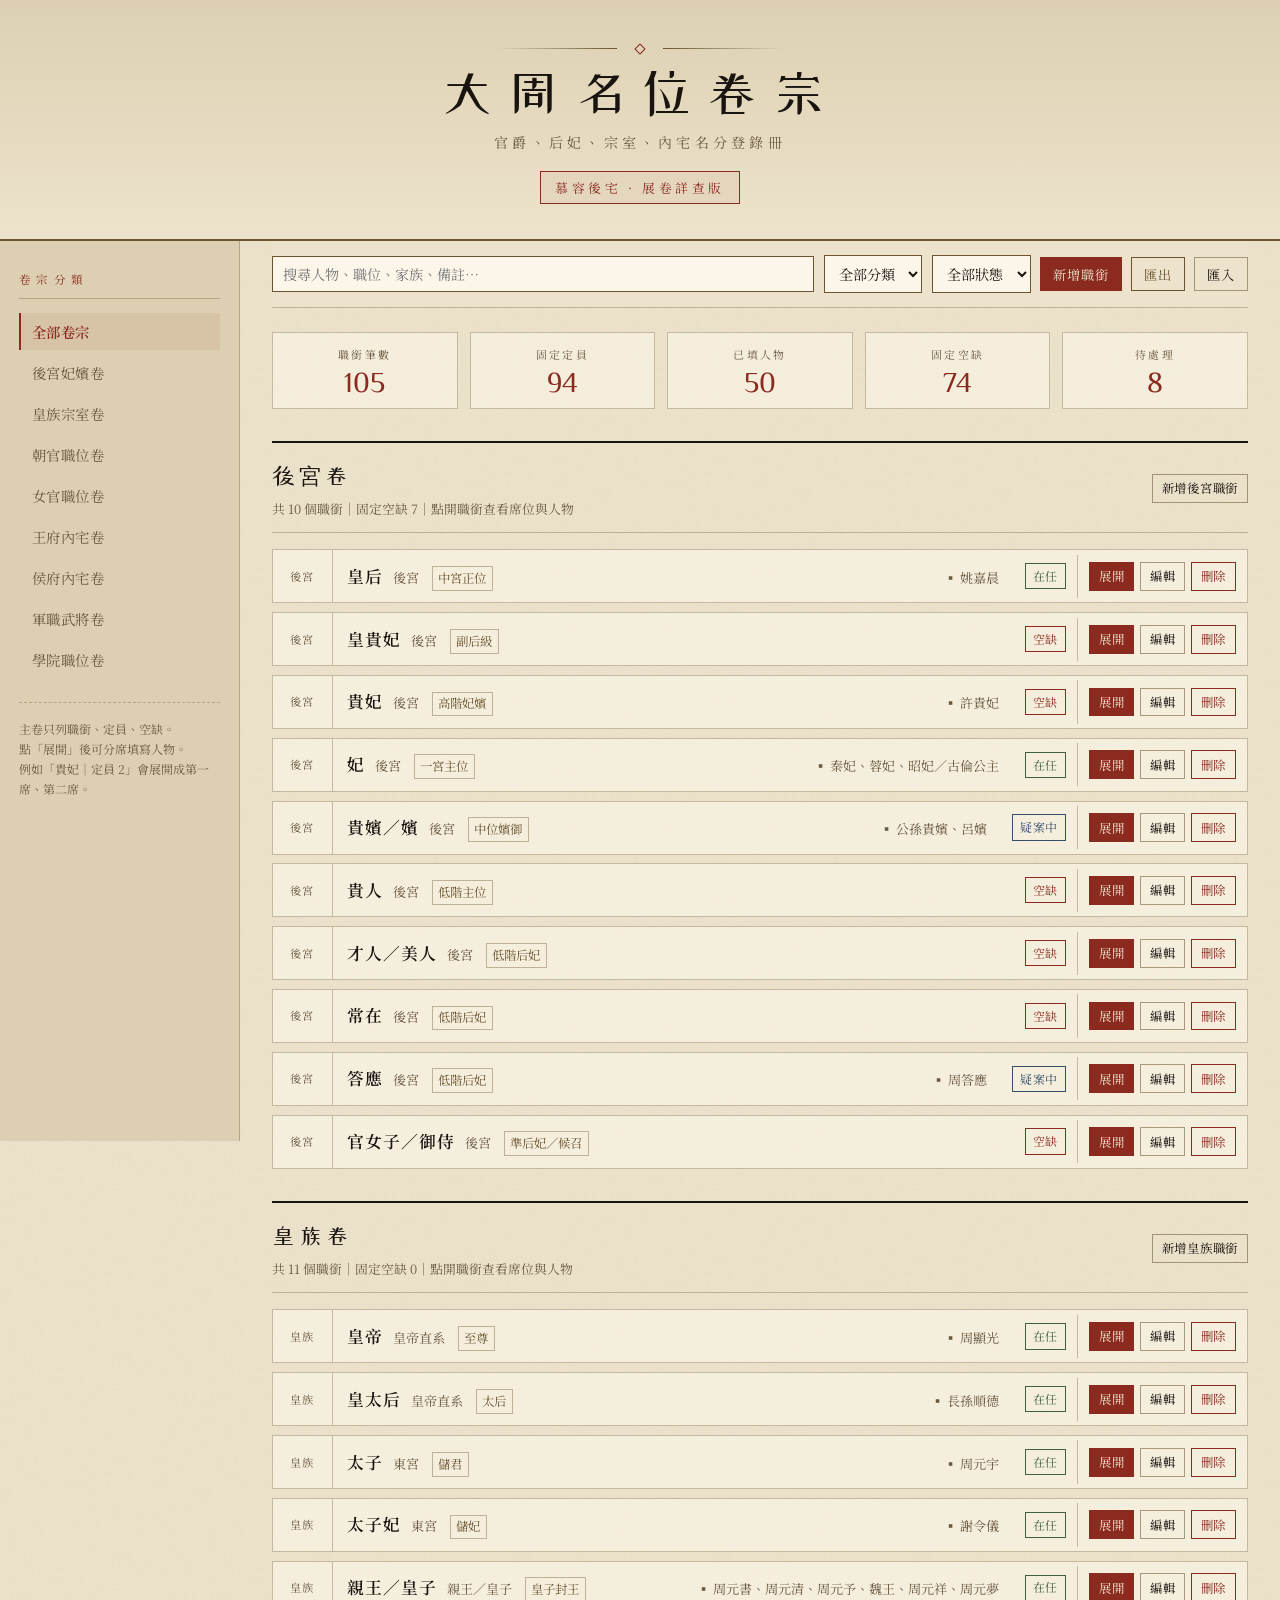
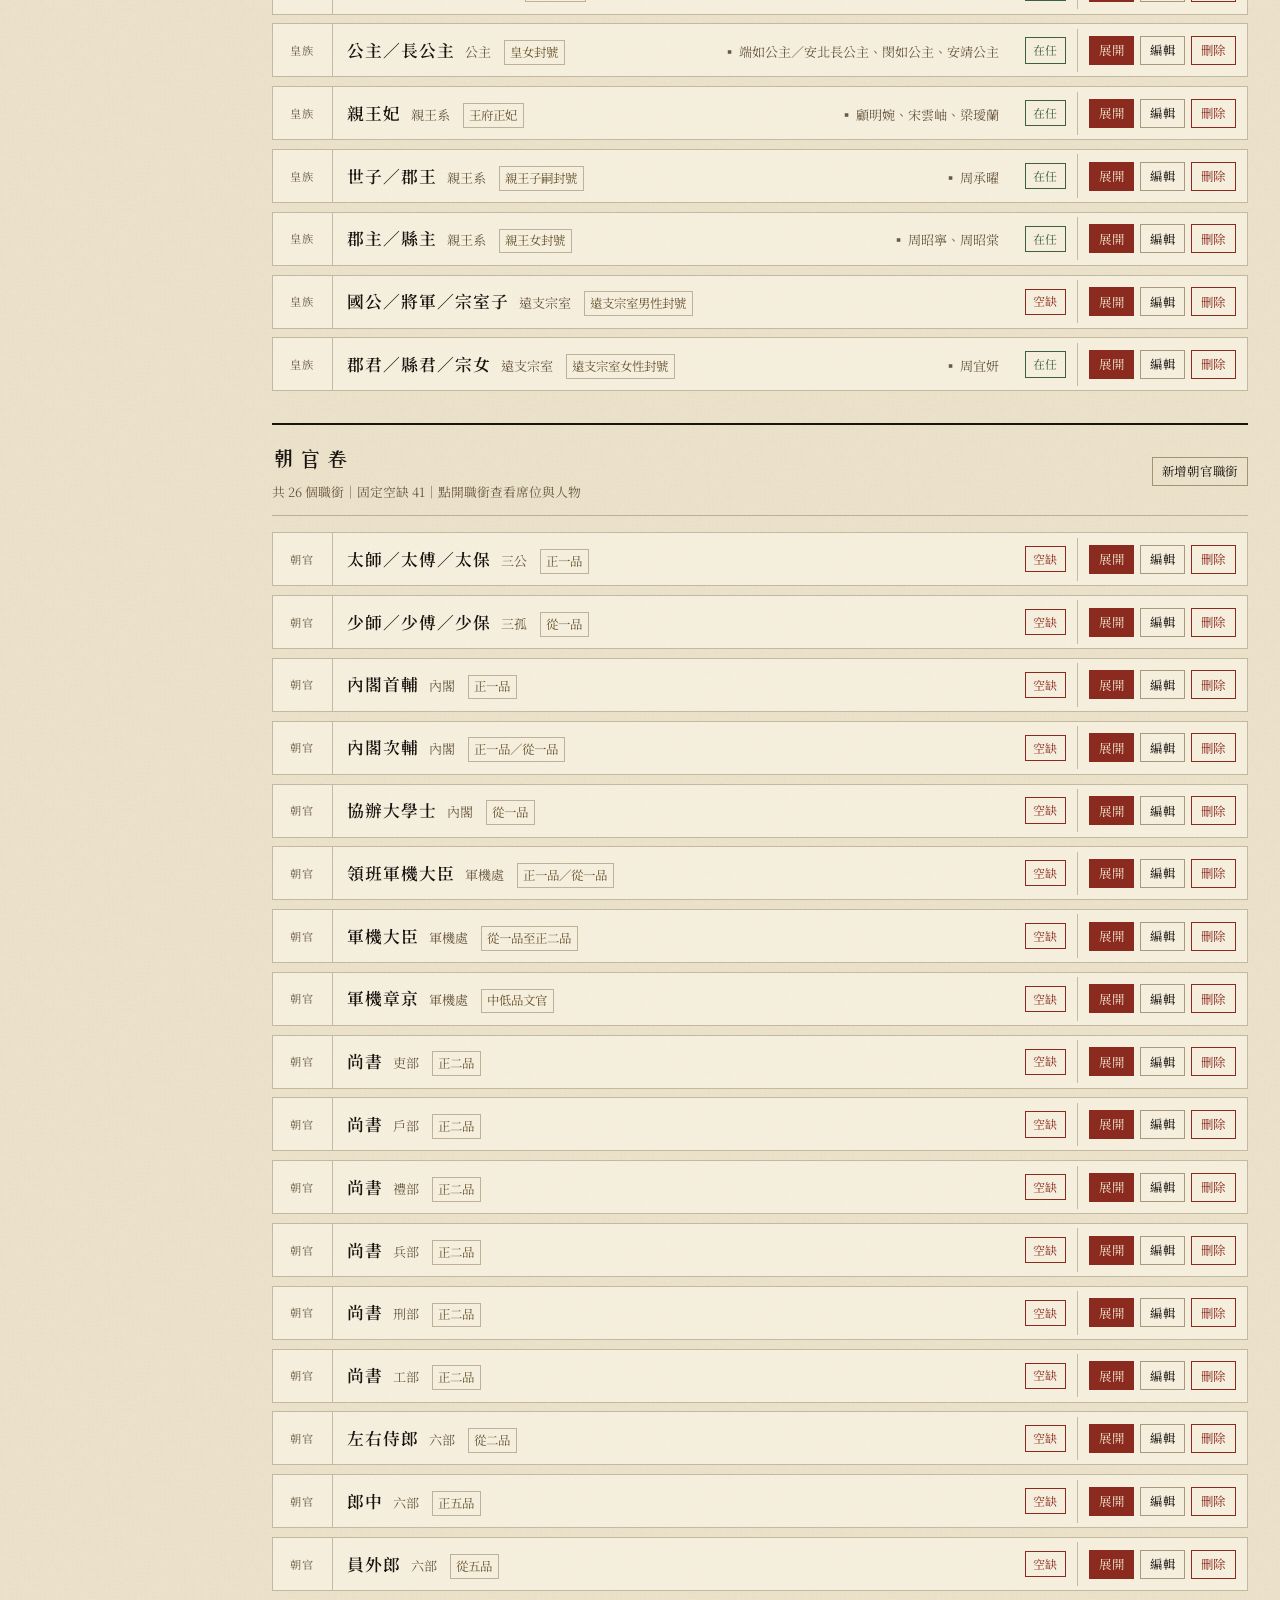
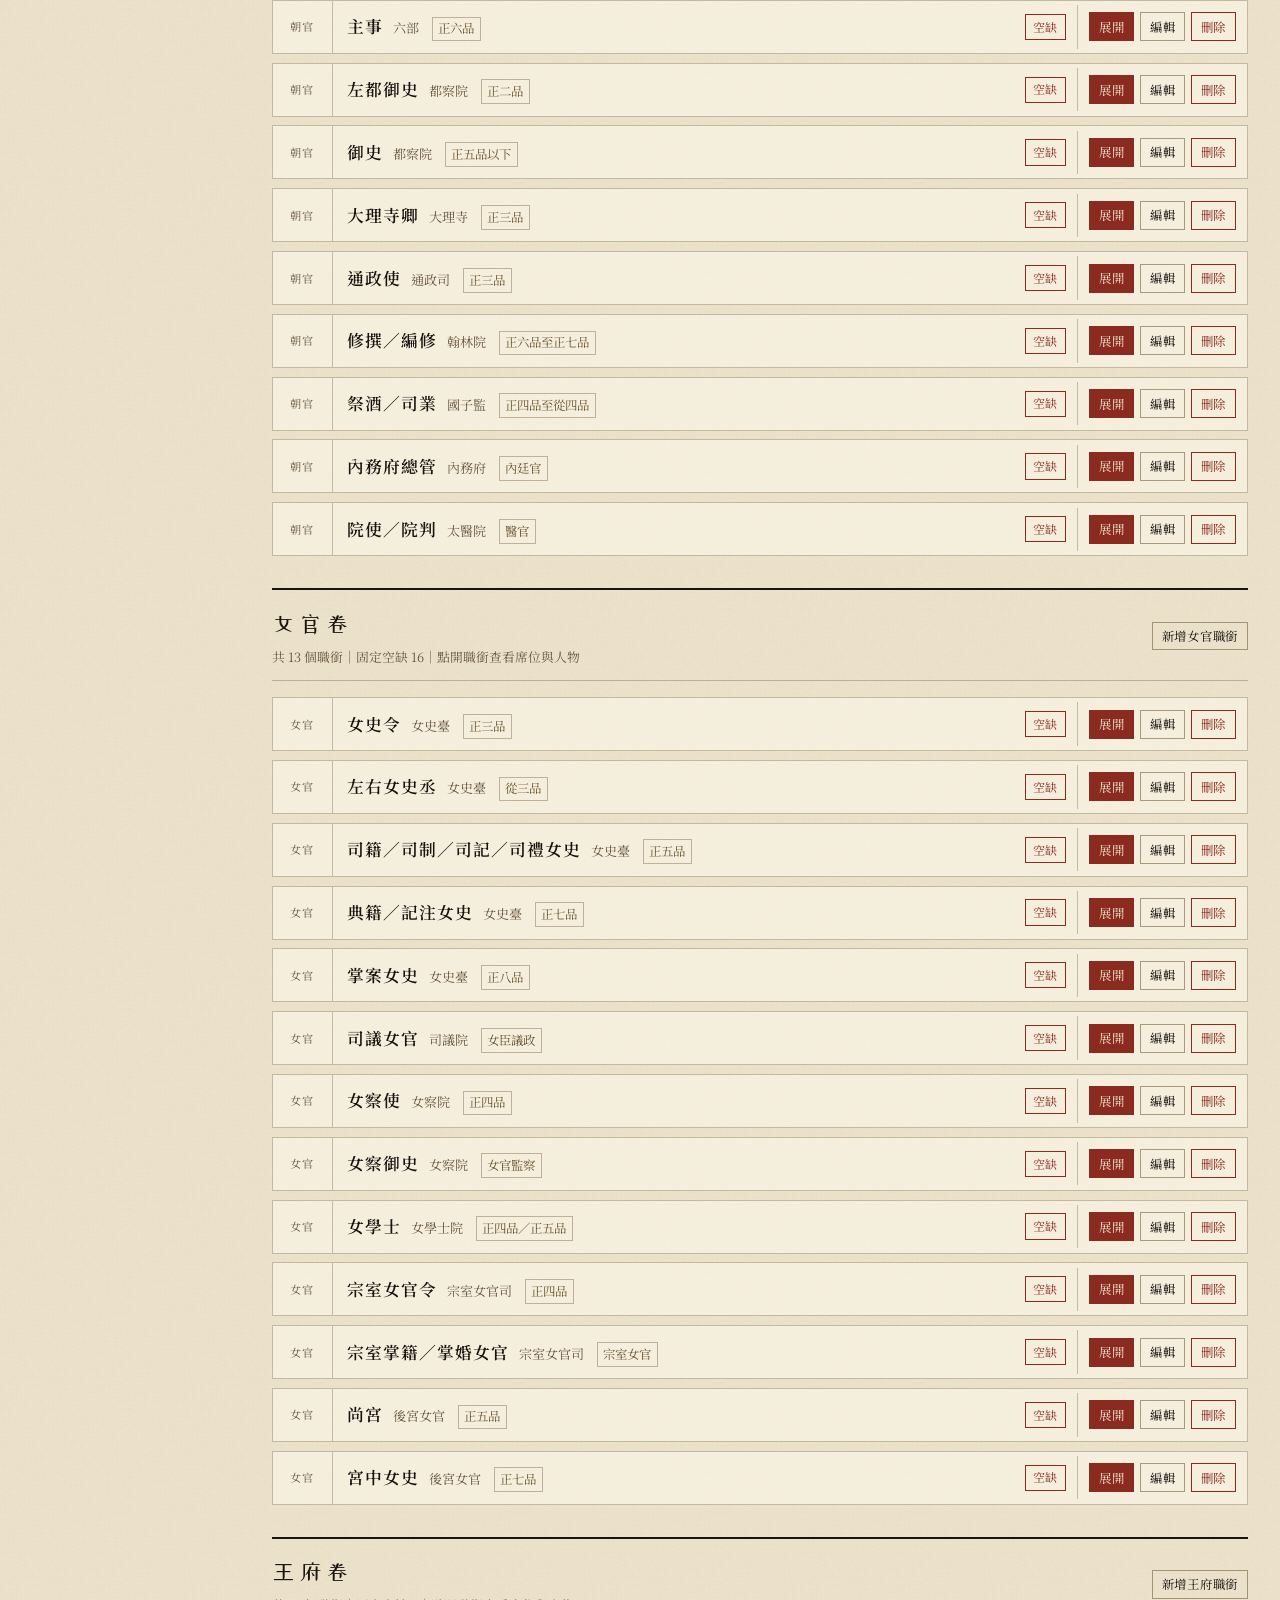
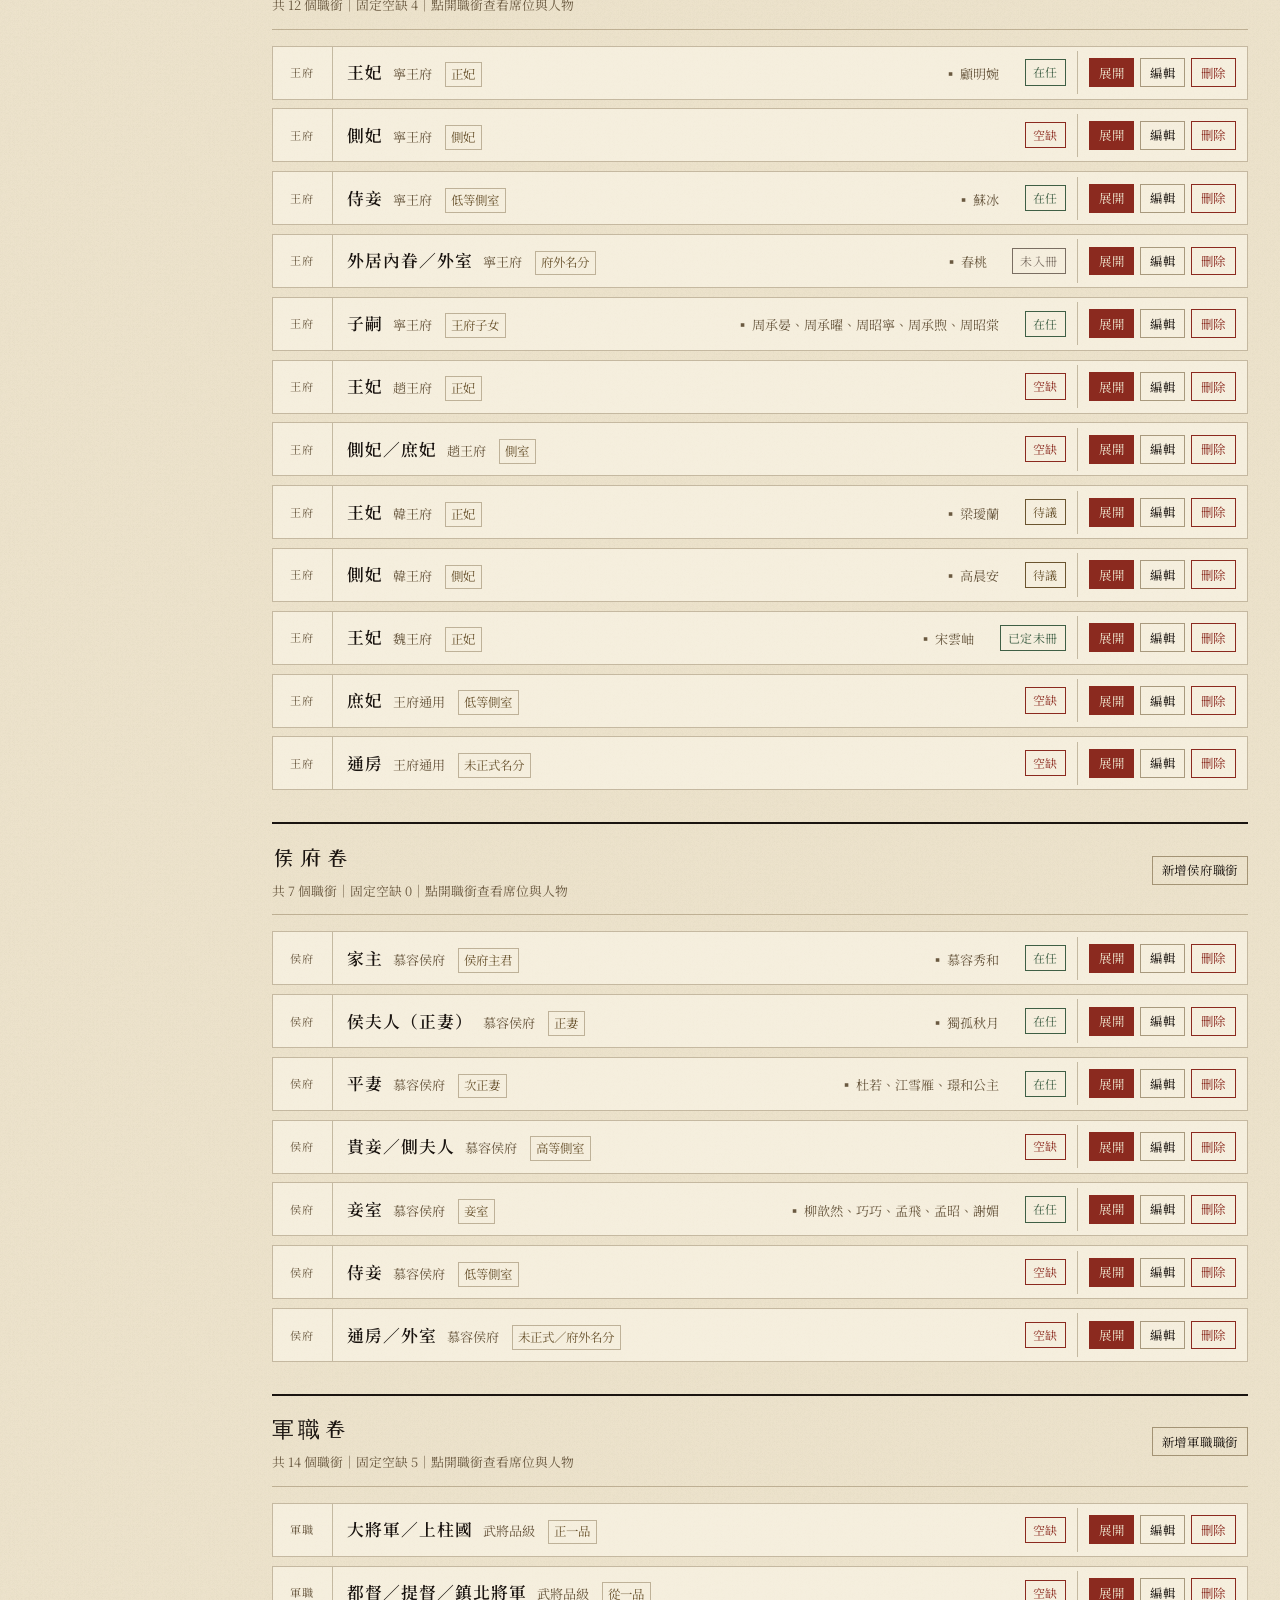
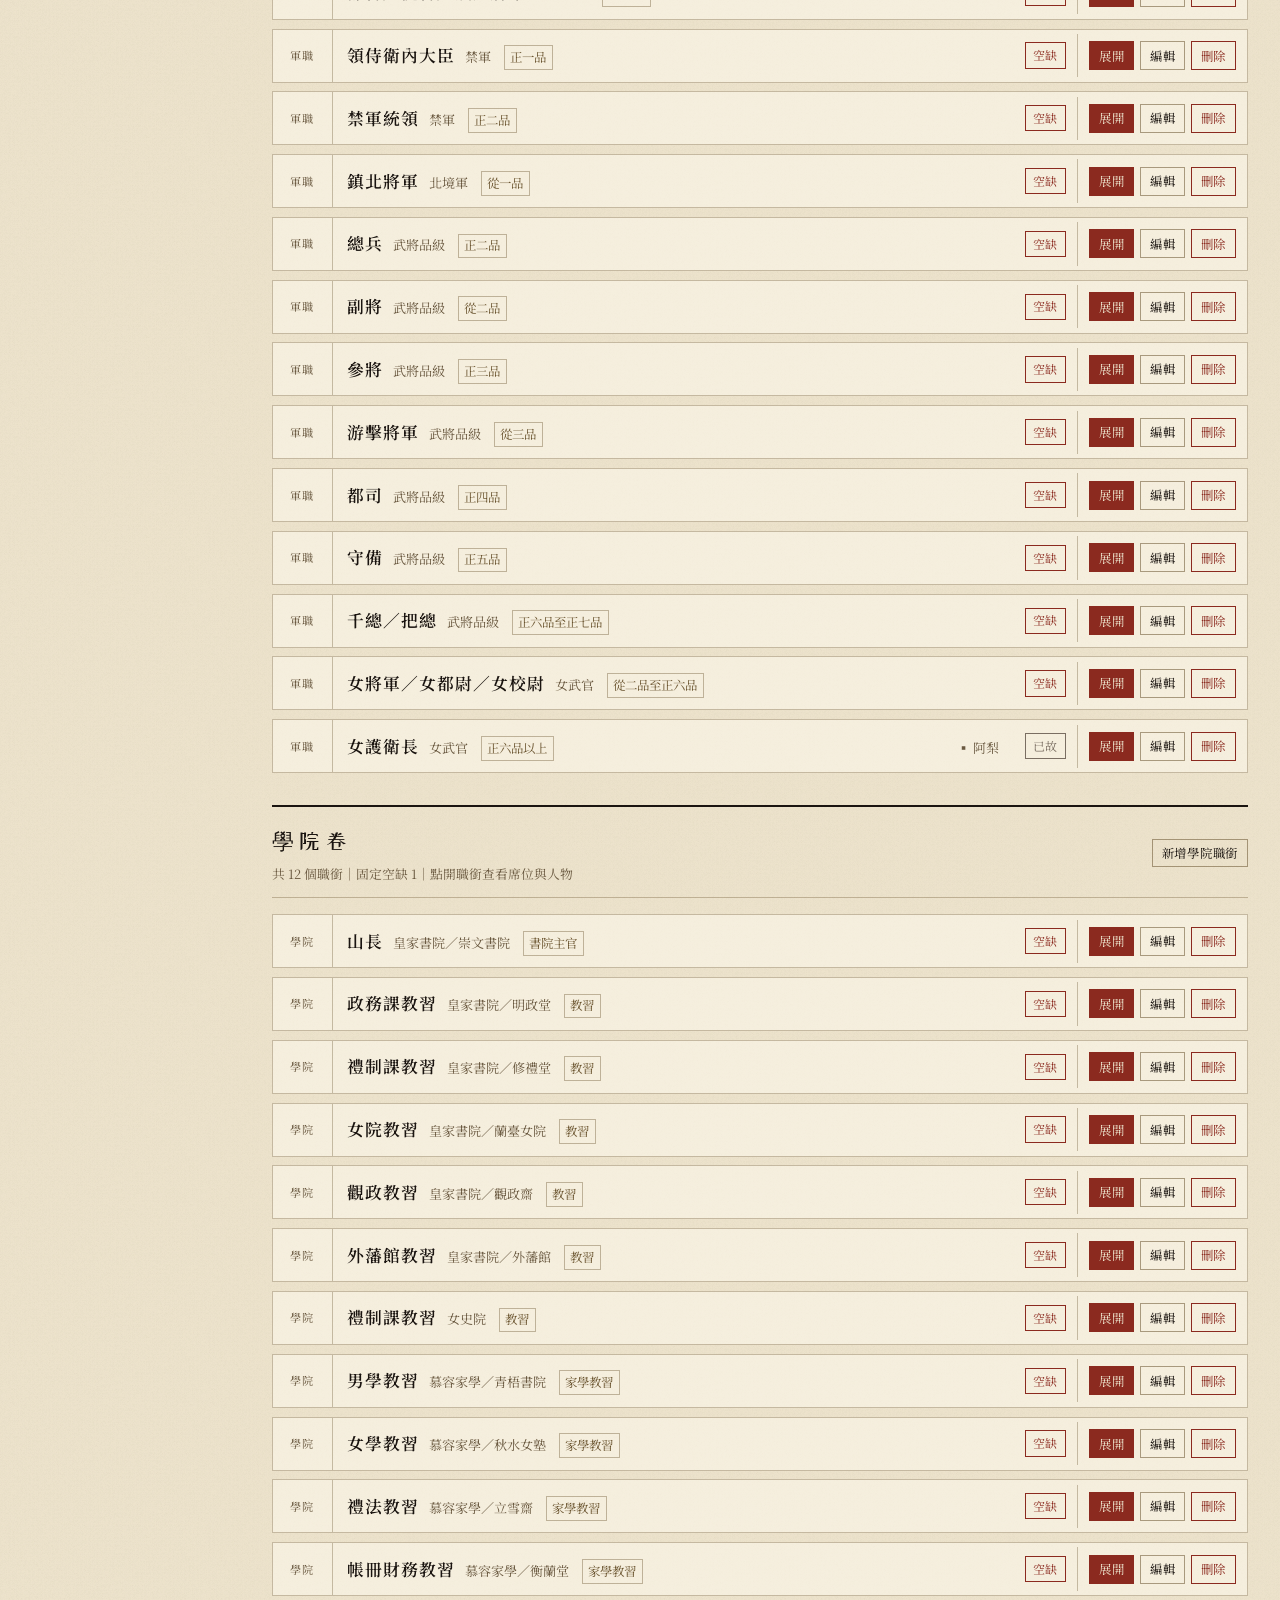
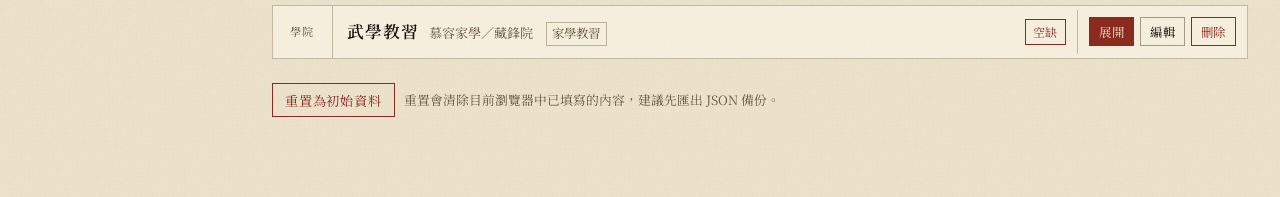
<file: dazhou (1).html>
<!DOCTYPE html>
<html lang="zh-TW">
<head>
<meta charset="UTF-8">
<title>大周名位卷宗｜職位與名分登錄冊</title>
<meta name="viewport" content="width=device-width, initial-scale=1.0">
<link href="https://fonts.googleapis.com/css2?family=Noto+Serif+TC:wght@300;400;500;600;700;900&family=ZCOOL+XiaoWei&display=swap" rel="stylesheet">
<style>
:root{
  --ink:#1a1410;
  --paper:#ede3cc;
  --paper-deep:#ddd0b2;
  --paper-light:#f6efd9;
  --paper-shadow:#b8a583;
  --vermilion:#8b2a1f;
  --vermilion-soft:rgba(139,42,31,.08);
  --gold:#8a6e3f;
  --gold-dim:#6b5530;
  --rule:rgba(107,85,48,.35);
  --rule-solid:#6b5530;
  --muted:#6a5940;
  --green:#3f5f45;
  --blue:#344f6a;
  --gray:#7a6e62;
}
*{box-sizing:border-box;margin:0;padding:0}
html{scroll-behavior:smooth}
body{
  font-family:"Noto Serif TC",serif;
  background:var(--paper);
  background-image:
    url("data:image/svg+xml,%3Csvg xmlns='http://www.w3.org/2000/svg' width='200' height='200'%3E%3Cfilter id='n'%3E%3CfeTurbulence baseFrequency='0.75' numOctaves='4'/%3E%3CfeColorMatrix values='0 0 0 0 0.1 0 0 0 0 0.08 0 0 0 0 0.04 0 0 0 0.06 0'/%3E%3C/filter%3E%3Crect width='200' height='200' filter='url(%23n)'/%3E%3C/svg%3E");
  color:var(--ink);
  line-height:1.7;
  min-height:100vh;
}

/* ── HEADER ── */
.header{
  border-bottom:2px solid var(--rule-solid);
  padding:2.8rem 2rem 2.2rem;
  text-align:center;
  background:linear-gradient(180deg,var(--paper-deep) 0%,var(--paper) 100%);
  position:relative;
}
.header-ornament{
  display:flex;align-items:center;justify-content:center;gap:1.2rem;margin-bottom:.6rem;
}
.header-ornament-line{flex:1;max-width:120px;height:1px;background:linear-gradient(90deg,transparent,var(--gold-dim))}
.header-ornament-line.r{background:linear-gradient(90deg,var(--gold-dim),transparent)}
.header-ornament-diamond{
  width:8px;height:8px;border:1.5px solid var(--vermilion);transform:rotate(45deg);
}
h1{
  font-family:"ZCOOL XiaoWei","Noto Serif TC",serif;
  font-size:clamp(1.9rem,4.5vw,3.2rem);
  letter-spacing:.28em;
  font-weight:400;
  line-height:1.2;
}
.sub{margin-top:.45rem;font-size:.88rem;color:var(--muted);letter-spacing:.3em}
.seal{
  display:inline-block;margin-top:1rem;padding:.3rem .85rem;
  border:1.5px solid var(--vermilion);color:var(--vermilion);
  background:rgba(139,42,31,.05);font-size:.8rem;letter-spacing:.28em;
}

/* ── LAYOUT ── */
.layout{display:grid;grid-template-columns:240px minmax(0,1fr);max-width:1500px;margin:0 auto}
.sidebar{
  position:sticky;top:0;height:100vh;overflow-y:auto;
  padding:1.8rem 1.2rem;border-right:1px solid var(--rule);
  background:var(--paper-deep);
}
.side-title{
  font-size:.72rem;letter-spacing:.45em;color:var(--vermilion);
  margin-bottom:.9rem;padding-bottom:.5rem;
  border-bottom:1px solid var(--rule);
}
.nav-btn{
  display:flex;align-items:center;gap:.5rem;
  width:100%;text-align:left;padding:.5rem .65rem;margin-bottom:.25rem;
  border:none;background:transparent;color:var(--muted);cursor:pointer;
  font-size:.9rem;letter-spacing:.04em;font-family:inherit;
  border-left:2px solid transparent;transition:all .18s;
}
.nav-btn:hover{color:var(--vermilion);background:var(--vermilion-soft);border-left-color:rgba(139,42,31,.3)}
.nav-btn.active{color:var(--vermilion);background:var(--vermilion-soft);border-left-color:var(--vermilion);font-weight:600}
.side-note{
  margin-top:1.5rem;padding-top:1rem;border-top:1px dashed var(--rule);
  font-size:.75rem;color:var(--muted);line-height:1.65;
}

/* ── MAIN ── */
.main{padding:0 2rem 5rem}

/* ── TOOLBAR ── */
.toolbar{
  position:sticky;top:0;z-index:30;
  background:rgba(237,227,204,.96);backdrop-filter:blur(8px);
  border-bottom:1px solid var(--rule);
  padding:.85rem 0;margin-bottom:1.5rem;
}
.toolbar-row{display:flex;gap:.6rem;align-items:center;flex-wrap:wrap}
.toolbar-row input[type=search]{
  flex:1;min-width:180px;
}
input,select,textarea{
  border:1px solid var(--rule-solid);
  background:rgba(255,252,240,.8);color:var(--ink);
  padding:.45rem .65rem;font-size:.88rem;
  font-family:inherit;
}
textarea{min-height:68px;resize:vertical;line-height:1.55}
input:focus,select:focus,textarea:focus{
  outline:none;
  border-color:var(--vermilion);
  box-shadow:0 0 0 2px rgba(139,42,31,.12);
  background:#fffcf0;
}

.btn{
  border:1px solid rgba(107,85,48,.55);background:transparent;color:var(--ink);
  padding:.42rem .75rem;font-size:.83rem;letter-spacing:.06em;cursor:pointer;
  white-space:nowrap;font-family:inherit;transition:all .15s;
}
.btn:hover{background:var(--ink);color:var(--paper);border-color:var(--ink)}
.btn.primary{border-color:var(--vermilion);background:var(--vermilion);color:var(--paper)}
.btn.primary:hover{background:#6e1e15;border-color:#6e1e15}
.btn.gold{border-color:var(--gold-dim);color:var(--gold-dim)}
.btn.gold:hover{background:var(--gold-dim);color:var(--paper)}
.btn.danger{border-color:var(--vermilion);color:var(--vermilion)}
.btn.danger:hover{background:var(--vermilion);color:var(--paper)}
.btn.sm{padding:.28rem .55rem;font-size:.78rem}

/* ── STATS ── */
.stats{
  display:flex;gap:.75rem;margin-bottom:1.5rem;flex-wrap:wrap;
}
.stat-card{
  flex:1;min-width:90px;
  border:1px solid var(--rule);
  background:rgba(255,252,240,.5);
  padding:.75rem 1rem;
  display:flex;flex-direction:column;align-items:center;gap:.2rem;
}
.stat-label{font-size:.68rem;letter-spacing:.22em;color:var(--muted)}
.stat-num{
  font-family:"ZCOOL XiaoWei",serif;
  font-size:1.8rem;color:var(--vermilion);line-height:1;
}

/* ── SECTION ── */
.section-head{
  display:flex;align-items:center;justify-content:space-between;gap:1rem;
  padding:.9rem 0 .8rem;margin:2rem 0 1rem;
  border-top:2px solid var(--ink);border-bottom:1px solid var(--rule);
}
.section-title{
  font-family:"ZCOOL XiaoWei",serif;font-size:1.4rem;letter-spacing:.18em;
}
.section-meta{color:var(--muted);font-size:.8rem;margin-top:.18rem}

/* ── POSITION CARD ── */
.position-list{display:grid;gap:.55rem;}
.position-card{
  border:1px solid var(--rule);
  background:rgba(255,252,240,.52);
  overflow:hidden;
  transition:border-color .18s;
}
.position-card:hover{border-color:rgba(107,85,48,.6)}
.position-card.open{border-color:rgba(139,42,31,.35)}

/* ── POSITION SUMMARY ROW ── */
.position-summary{
  display:flex;align-items:center;gap:0;
  cursor:pointer;
  padding:0;
  min-height:52px;
}
.position-summary:hover{background:rgba(139,42,31,.03)}

.ps-cat{
  flex:0 0 60px;
  text-align:center;
  font-size:.7rem;letter-spacing:.12em;color:var(--muted);
  border-right:1px solid var(--rule);
  padding:.7rem .4rem;
  align-self:stretch;display:flex;align-items:center;justify-content:center;
}
.ps-main{
  flex:1;padding:.65rem .9rem;
  display:flex;align-items:baseline;gap:.6rem;flex-wrap:wrap;
}
.ps-position{
  font-size:1.05rem;letter-spacing:.06em;font-weight:600;
  color:var(--ink);
}
.ps-system{
  font-size:.82rem;color:var(--muted);
}
.ps-rank{
  font-size:.78rem;color:var(--gold-dim);
  border:1px solid rgba(107,85,48,.4);
  padding:.05rem .35rem;margin-left:.2rem;
}
.ps-occupants{
  font-size:.82rem;color:var(--muted);margin-left:auto;
  white-space:nowrap;
}
.ps-status{
  flex:0 0 auto;padding:.65rem .7rem;
  display:flex;align-items:center;
}
.ps-actions{
  flex:0 0 auto;
  display:flex;gap:.35rem;align-items:center;
  padding:.45rem .7rem;
  border-left:1px solid var(--rule);
}

/* ── STATUS PILL ── */
.status-pill{
  display:inline-block;padding:.12rem .45rem;
  border:1px solid currentColor;font-size:.75rem;
  white-space:nowrap;letter-spacing:.04em;
}
.status-在任,.status-已冊封,.status-已定未冊{color:var(--green)}
.status-空缺{color:var(--vermilion)}
.status-待議,.status-待定{color:var(--gold-dim)}
.status-疑案中,.status-暫停職權{color:var(--blue)}
.status-已故,.status-被廢,.status-外嫁,.status-未入冊{color:var(--gray)}

/* ── DETAILS PANEL ── */
.details{
  display:none;
  border-top:1px solid var(--rule);
  background:rgba(212,196,163,.14);
  padding:1rem 1.1rem 1.1rem;
}
.position-card.open .details{display:block}
.details-top{
  display:flex;justify-content:space-between;align-items:center;
  margin-bottom:.75rem;gap:.6rem;
}
.details-title{font-size:.82rem;letter-spacing:.2em;color:var(--vermilion)}
.details-note{font-size:.8rem;color:var(--muted);margin-top:.2rem;font-style:italic}

/* ── INFO ROW (職銜詳情) ── */
.info-row{
  display:flex;gap:1.5rem;flex-wrap:wrap;
  padding:.6rem .8rem;margin-bottom:.8rem;
  background:rgba(255,252,240,.5);border:1px solid var(--rule);
  font-size:.85rem;
}
.info-item{display:flex;flex-direction:column;gap:.1rem}
.info-label{font-size:.68rem;letter-spacing:.18em;color:var(--muted)}
.info-value{color:var(--ink)}

/* ── SLOT LIST ── */
.slot-list{display:grid;gap:.6rem}
.slot-card{
  border:1px solid rgba(107,85,48,.55);
  background:rgba(255,252,240,.65);
  padding:.75rem .9rem;
}
.slot-top{
  display:flex;justify-content:space-between;align-items:center;
  margin-bottom:.55rem;gap:.5rem;
}
.slot-name{font-weight:700;color:var(--vermilion);letter-spacing:.06em;font-size:.95rem}
.slot-empty-name{color:var(--muted);font-style:italic}

/* 改成三欄佈局，更清爽 */
.slot-grid{
  display:grid;
  grid-template-columns:1fr 1fr 1fr;
  gap:.55rem;
}
.slot-grid .wide{grid-column:span 2}
.slot-grid .full{grid-column:1/-1}
.slot-grid label{display:flex;flex-direction:column;gap:.2rem;font-size:.75rem;letter-spacing:.12em;color:var(--muted)}
.slot-grid label input,
.slot-grid label select,
.slot-grid label textarea{
  width:100%;font-size:.88rem;margin-top:.1rem;
}
.empty-slot{
  color:var(--muted);font-style:italic;font-size:.88rem;
  padding:.7rem;border:1px dashed var(--rule);text-align:center;
}

/* ── FORM PANEL ── */
.form-panel{
  border:1px solid var(--rule);background:rgba(255,252,240,.6);
  padding:1.2rem;margin:1rem 0 1.5rem;display:none;
}
.form-panel.show{display:block}
.form-title{
  font-family:"ZCOOL XiaoWei",serif;font-size:1.1rem;letter-spacing:.15em;
  margin-bottom:1rem;padding-bottom:.6rem;border-bottom:1px solid var(--rule);
}
.form-grid{
  display:grid;grid-template-columns:repeat(4,1fr);gap:.65rem;
}
.form-grid .wide{grid-column:span 2}
.form-grid .full{grid-column:1/-1}
.form-grid label{display:flex;flex-direction:column;gap:.25rem;font-size:.75rem;letter-spacing:.14em;color:var(--muted)}
.form-grid label input,
.form-grid label select,
.form-grid label textarea{width:100%;margin-top:.05rem;}
.form-actions{margin-top:.9rem;display:flex;gap:.6rem;justify-content:flex-end}

/* ── FOOTER ── */
.footer-tools{margin-top:1.5rem;display:flex;flex-wrap:wrap;gap:.6rem;align-items:center}
.small-note{color:var(--muted);font-size:.8rem}
.hidden-file{display:none}

/* ── TOAST ── */
.toast{
  position:fixed;right:1.2rem;bottom:1.2rem;
  background:var(--ink);color:var(--paper);
  padding:.65rem 1rem;border:1.5px solid var(--vermilion);
  opacity:0;transform:translateY(12px);pointer-events:none;
  transition:.22s;z-index:100;font-size:.85rem;letter-spacing:.05em;
}
.toast.show{opacity:1;transform:translateY(0)}

/* ── RESPONSIVE ── */
@media(max-width:1100px){
  .slot-grid{grid-template-columns:1fr 1fr}
}
@media(max-width:900px){
  .layout{grid-template-columns:1fr}
  .sidebar{position:relative;height:auto;border-right:none;border-bottom:1px solid var(--rule);padding:1rem}
  .form-grid{grid-template-columns:1fr 1fr}
  .stats{flex-wrap:wrap}
}
@media(max-width:640px){
  .main{padding:0 1rem 4rem}
  .form-grid,.slot-grid{grid-template-columns:1fr}
  .form-grid .wide,.slot-grid .wide{grid-column:auto}
  .header:before,.header:after{display:none}
  .ps-cat{display:none}
}
@media print{
  .sidebar,.toolbar,.form-panel,.footer-tools,.btn,.toast,.ps-actions{display:none!important}
  .layout{display:block}
  body{background:#fff}
  .main{padding:0}
  .details{display:block!important}
}
</style>
</head>
<body>
<header class="header">
  <div class="header-ornament">
    <div class="header-ornament-line"></div>
    <div class="header-ornament-diamond"></div>
    <div class="header-ornament-line r"></div>
  </div>
  <h1>大周名位卷宗</h1>
  <div class="sub">官爵、后妃、宗室、內宅名分登錄冊</div>
  <div class="seal">慕容後宅 · 展卷詳查版</div>
</header>

<div class="layout">
  <aside class="sidebar">
    <div class="side-title">卷宗分類</div>
    <button class="nav-btn active" data-category="全部">全部卷宗</button>
    <button class="nav-btn" data-category="後宮">後宮妃嬪卷</button>
    <button class="nav-btn" data-category="皇族">皇族宗室卷</button>
    <button class="nav-btn" data-category="朝官">朝官職位卷</button>
    <button class="nav-btn" data-category="女官">女官職位卷</button>
    <button class="nav-btn" data-category="王府">王府內宅卷</button>
    <button class="nav-btn" data-category="侯府">侯府內宅卷</button>
    <button class="nav-btn" data-category="軍職">軍職武將卷</button>
    <button class="nav-btn" data-category="學院">學院職位卷</button>
    <div class="side-note">
      主卷只列職銜、定員、空缺。<br>
      點「展開」後可分席填寫人物。<br>
      例如「貴妃｜定員 2」會展開成第一席、第二席。
    </div>
  </aside>

  <main class="main">
    <div class="toolbar">
      <div class="toolbar-row">
        <input id="searchInput" type="search" placeholder="搜尋人物、職位、家族、備註…">
        <select id="categoryFilter"><option value="全部">全部分類</option></select>
        <select id="statusFilter"><option value="全部">全部狀態</option></select>
        <button class="btn primary" id="showAdd">新增職銜</button>
        <button class="btn gold" id="exportJson">匯出</button>
        <button class="btn" id="importBtn">匯入</button>
      </div>
    </div>

    <section class="stats" id="stats"></section>

    <section class="form-panel" id="formPanel">
      <div class="form-title">新增／編輯職銜</div>
      <div class="form-grid">
        <label>所屬分類<select id="fCategory"></select></label>
        <label>系統／機構／府邸<input id="fSystem" placeholder="例如：後宮、吏部、寧王府"></label>
        <label>職位／名分<input id="fPosition" placeholder="例如：皇貴妃、尚書、王妃"></label>
        <label>位階／品級<input id="fRank" placeholder="例如：正二品、妃位"></label>
        <label>定員<input id="fQuota" type="number" min="0" value="1"></label>
        <label>狀態<select id="fStatus"></select></label>
        <label class="wide">職銜備註<input id="fNote" placeholder="例如：副后級、可空缺、由禮部冊封"></label>
      </div>
      <div class="form-actions">
        <button class="btn" id="cancelForm">取消</button>
        <button class="btn primary" id="saveForm">儲存</button>
      </div>
    </section>

    <section id="sections"></section>

    <div class="footer-tools">
      <button class="btn danger" id="resetData">重置為初始資料</button>
      <span class="small-note">重置會清除目前瀏覽器中已填寫的內容，建議先匯出 JSON 備份。</span>
    </div>

    <input class="hidden-file" type="file" id="importFile" accept="application/json">
  </main>
</div>

<div class="toast" id="toast">已儲存</div>

<script>
const STORAGE_KEY = "dazhou_position_dossier_slots_v2";
const categories = ["後宮","皇族","朝官","女官","王府","侯府","軍職","學院"];
const statuses = ["在任","空缺","待議","待定","已定未冊","已冊封","未入冊","疑案中","暫停職權","外嫁","已故","被廢"];

function uid(){return "id-" + Math.random().toString(36).slice(2) + Date.now().toString(36);}
function slot(name="", status="空缺", extra={}){
  return {id:uid(), name, age:"", origin:"", relation:"", residence:"", status, note:"", ...extra};
}

const initialData = [
  // ── 後宮妃嬪卷 ──
  {id:uid(), category:"後宮", system:"後宮", position:"皇后", rank:"中宮正位", quota:1, status:"在任", note:"母儀天下，掌宮權、禮權、教權、議政權與監察權。", slots:[slot("姚嘉晨","在任",{age:"42-44",origin:"姚氏",relation:"太子周元宇、寧王周元書、閔如公主之母",residence:"中宮",note:"當朝皇后。"})]},
  {id:uid(), category:"後宮", system:"後宮", position:"皇貴妃", rank:"副后級", quota:1, status:"空缺", note:"可空缺。", slots:[slot()]},
  {id:uid(), category:"後宮", system:"後宮", position:"貴妃", rank:"高階妃嬪", quota:2, status:"空缺", note:"定員二席，分席登錄。", slots:[slot("許貴妃","在任",{origin:"許氏",relation:"趙王周元清之母"}), slot()]},
  {id:uid(), category:"後宮", system:"後宮", position:"妃", rank:"一宮主位", quota:4, status:"在任", note:"一宮主位，可撫育皇子女。", slots:[slot("秦妃","在任",{origin:"秦氏",relation:"魏王之母，已生龍鳳胎"}), slot("蓉妃","在任",{relation:"周元祥、周元夢之母"}), slot("昭妃／古倫公主","在任",{origin:"烏桓",relation:"烏桓新汗阿史那烏烈之妹，入大周後宮"}), slot()]},
  {id:uid(), category:"後宮", system:"後宮", position:"貴嬪／嬪", rank:"中位嬪御", quota:6, status:"疑案中", note:"貴嬪介於妃位以下、嬪位以上。", slots:[slot("公孫貴嬪","在任",{origin:"公孫氏",relation:"韓王周元予之母"}), slot("呂嬪","疑案中",{age:"18",relation:"孕事與姚墨文私通流言相關",note:"牽涉皇后母家與慕容旁支。"}), slot(), slot(), slot(), slot()]},
  {id:uid(), category:"後宮", system:"後宮", position:"貴人", rank:"低階主位", quota:0, status:"空缺", note:"人數不定；定員 0 代表不限額。", slots:[]},
  {id:uid(), category:"後宮", system:"後宮", position:"才人／美人", rank:"低階后妃", quota:0, status:"空缺", note:"人數不定；可作候補妃嬪或短線人物。", slots:[]},
  {id:uid(), category:"後宮", system:"後宮", position:"常在", rank:"低階后妃", quota:0, status:"空缺", note:"人數不定。", slots:[]},
  {id:uid(), category:"後宮", system:"後宮", position:"答應", rank:"低階后妃", quota:0, status:"疑案中", note:"人數不定。", slots:[slot("周答應","疑案中",{relation:"曾生皇子，皇子出生後不久夭折",note:"與暖夢香、安胎香案高度相關。"})]},
  {id:uid(), category:"後宮", system:"後宮", position:"官女子／御侍", rank:"準后妃／候召", quota:0, status:"空缺", note:"準后妃，候召；需經正式冊封才成為后妃。", slots:[]},

  // ── 皇族宗室卷 ──
  {id:uid(), category:"皇族", system:"皇帝直系", position:"皇帝", rank:"至尊", quota:1, status:"在任", note:"", slots:[slot("周顯光","在任",{age:"約46",origin:"大周皇室",residence:"皇宮"})]},
  {id:uid(), category:"皇族", system:"皇帝直系", position:"皇太后", rank:"太后", quota:1, status:"在任", note:"仍主導皇室婚配與宗室平衡。", slots:[slot("長孫順德","在任",{age:"65-70",origin:"長孫氏"})]},
  {id:uid(), category:"皇族", system:"東宮", position:"太子", rank:"儲君", quota:1, status:"在任", note:"", slots:[slot("周元宇","在任",{age:"約25",origin:"皇后所出",relation:"太子妃謝令儀之夫",residence:"東宮"})]},
  {id:uid(), category:"皇族", system:"東宮", position:"太子妃", rank:"儲妃", quota:1, status:"在任", note:"", slots:[slot("謝令儀","在任",{age:"22",origin:"謝氏",relation:"周元宇正妻",residence:"東宮"})]},
  {id:uid(), category:"皇族", system:"親王／皇子", position:"親王／皇子", rank:"皇子封王", quota:0, status:"在任", note:"定員不限，分人登錄。", slots:[slot("周元書","暫停職權",{age:"約24",origin:"皇后所出",relation:"寧王，曾掌軍權",residence:"寧王府",note:"因王府風波暫停軍務。"}), slot("周元清","在任",{age:"約22",origin:"許貴妃所出",relation:"趙王",residence:"趙王府"}), slot("周元予","待議",{age:"約17",origin:"公孫貴嬪所出",relation:"韓王，牽涉梁璦蘭、高晨安婚配線",residence:"韓王府"}), slot("魏王","已定未冊",{age:"約10-14",origin:"秦妃所出",relation:"皇帝定宋雲岫為魏王妃人選",residence:"魏王府／宮中"}), slot("周元祥","在任",{age:"約6-8",origin:"蓉妃所出",relation:"幼皇子"}), slot("周元夢","在任",{age:"約4-6",origin:"蓉妃所出",relation:"幼皇女或幼皇子設定可再確認"})]},
  {id:uid(), category:"皇族", system:"公主", position:"公主／長公主", rank:"皇女封號", quota:0, status:"在任", note:"定員不限，分人登錄。", slots:[slot("端如公主／安北長公主","外嫁",{origin:"大周皇室",relation:"北嫁烏桓新汗阿史那烏烈",residence:"烏桓",note:"已和親在外。"}), slot("閔如公主","在任",{origin:"皇后所出",relation:"皇后之女"}), slot("安靖公主","已故",{origin:"大周皇室",relation:"舊年和親公主，阿梨為其隨嫁女官",residence:"北境／烏桓舊案",note:"原稱病死，實則死因有冤。"})]},
  {id:uid(), category:"皇族", system:"親王系", position:"親王妃", rank:"王府正妃", quota:0, status:"在任", note:"各親王府正妃統一登錄，也可於王府卷分府細填。", slots:[slot("顧明婉","在任",{age:"15-17",origin:"顧氏",relation:"寧王妃，周承曜、周昭寧之母"}), slot("宋雲岫","已定未冊",{origin:"宋氏",relation:"魏王妃人選"}), slot("梁璦蘭","待議",{origin:"外族／漢名梁璦蘭",relation:"韓王欲娶之人"})]},
  {id:uid(), category:"皇族", system:"親王系", position:"世子／郡王", rank:"親王子嗣封號", quota:0, status:"空缺", note:"親王子女可封世子、郡王。", slots:[slot("周承曜","在任",{origin:"寧王府",relation:"寧王嫡子，顧明婉所出，世子第一順位"})]},
  {id:uid(), category:"皇族", system:"親王系", position:"郡主／縣主", rank:"親王女封號", quota:0, status:"在任", note:"親王之女可封郡主、縣主。", slots:[slot("周昭寧","在任",{origin:"寧王府",relation:"顧明婉所出嫡女"}), slot("周昭棠","在任",{origin:"寧王府",relation:"春桃所出"})]},
  {id:uid(), category:"皇族", system:"遠支宗室", position:"國公／將軍／宗室子", rank:"遠支宗室男性封號", quota:0, status:"空缺", note:"遠支宗室、旁支男性可用。", slots:[]},
  {id:uid(), category:"皇族", system:"遠支宗室", position:"郡君／縣君／宗女", rank:"遠支宗室女性封號", quota:0, status:"空缺", note:"遠支宗室女眷可用。", slots:[slot("周宜妍","待議",{origin:"宗室旁支／和遠大長公主外孫女",relation:"入嗣旁支嫡妹，嫁楚王庶長子案核心"})]},

  // ── 朝官職位卷 ──
  {id:uid(), category:"朝官", system:"三公", position:"太師／太傅／太保", rank:"正一品", quota:3, status:"空缺", note:"多為榮銜或元老重臣。", slots:[slot(),slot(),slot()]},
  {id:uid(), category:"朝官", system:"三孤", position:"少師／少傅／少保", rank:"從一品", quota:3, status:"空缺", note:"次於三公。", slots:[slot(),slot(),slot()]},
  {id:uid(), category:"朝官", system:"內閣", position:"內閣首輔", rank:"正一品", quota:1, status:"空缺", note:"票擬、議政，朝堂中樞最高實權位之一。", slots:[slot()]},
  {id:uid(), category:"朝官", system:"內閣", position:"內閣次輔", rank:"正一品／從一品", quota:1, status:"空缺", note:"首輔副手。", slots:[slot()]},
  {id:uid(), category:"朝官", system:"內閣", position:"協辦大學士", rank:"從一品", quota:2, status:"空缺", note:"內閣高位副職。", slots:[slot(),slot()]},
  {id:uid(), category:"朝官", system:"軍機處", position:"領班軍機大臣", rank:"正一品／從一品", quota:1, status:"空缺", note:"掌軍國機密、密旨。", slots:[slot()]},
  {id:uid(), category:"朝官", system:"軍機處", position:"軍機大臣", rank:"從一品至正二品", quota:4, status:"空缺", note:"軍機處核心。", slots:[slot(),slot(),slot(),slot()]},
  {id:uid(), category:"朝官", system:"軍機處", position:"軍機章京", rank:"中低品文官", quota:0, status:"空缺", note:"掌軍機文書。", slots:[]},
  {id:uid(), category:"朝官", system:"吏部", position:"尚書", rank:"正二品", quota:1, status:"空缺", note:"掌官員任免、考核、誥命。", slots:[slot()]},
  {id:uid(), category:"朝官", system:"戶部", position:"尚書", rank:"正二品", quota:1, status:"空缺", note:"掌財政、稅賦、戶籍、漕運。", slots:[slot()]},
  {id:uid(), category:"朝官", system:"禮部", position:"尚書", rank:"正二品", quota:1, status:"空缺", note:"掌禮制、祭祀、冊封、科舉、外交。", slots:[slot()]},
  {id:uid(), category:"朝官", system:"兵部", position:"尚書", rank:"正二品", quota:1, status:"空缺", note:"掌軍政、武官任免、軍械、調兵。", slots:[slot()]},
  {id:uid(), category:"朝官", system:"刑部", position:"尚書", rank:"正二品", quota:1, status:"空缺", note:"掌刑獄、審判、律法。", slots:[slot()]},
  {id:uid(), category:"朝官", system:"工部", position:"尚書", rank:"正二品", quota:1, status:"空缺", note:"掌工程、營造、水利、宮殿。", slots:[slot()]},
  {id:uid(), category:"朝官", system:"六部", position:"左右侍郎", rank:"從二品", quota:12, status:"空缺", note:"六部各左、右侍郎。", slots:[slot(),slot(),slot(),slot(),slot(),slot(),slot(),slot(),slot(),slot(),slot(),slot()]},
  {id:uid(), category:"朝官", system:"六部", position:"郎中", rank:"正五品", quota:0, status:"空缺", note:"六部中層官員。", slots:[]},
  {id:uid(), category:"朝官", system:"六部", position:"員外郎", rank:"從五品", quota:0, status:"空缺", note:"六部中層副職。", slots:[]},
  {id:uid(), category:"朝官", system:"六部", position:"主事", rank:"正六品", quota:0, status:"空缺", note:"六部基層主辦官。", slots:[]},
  {id:uid(), category:"朝官", system:"都察院", position:"左都御史", rank:"正二品", quota:1, status:"空缺", note:"統領都察院，可彈劾百官。", slots:[slot()]},
  {id:uid(), category:"朝官", system:"都察院", position:"御史", rank:"正五品以下", quota:0, status:"空缺", note:"品級雖低，但可彈劾百官。", slots:[]},
  {id:uid(), category:"朝官", system:"大理寺", position:"大理寺卿", rank:"正三品", quota:1, status:"空缺", note:"重大案件覆審，三法司會審必有。", slots:[slot()]},
  {id:uid(), category:"朝官", system:"通政司", position:"通政使", rank:"正三品", quota:1, status:"空缺", note:"中高級文官，可作奏章交通與朝廷文書線。", slots:[slot()]},
  {id:uid(), category:"朝官", system:"翰林院", position:"修撰／編修", rank:"正六品至正七品", quota:0, status:"空缺", note:"掌詔書、修史、講學。", slots:[]},
  {id:uid(), category:"朝官", system:"國子監", position:"祭酒／司業", rank:"正四品至從四品", quota:2, status:"空缺", note:"最高官學主官與副職。", slots:[slot(),slot()]},
  {id:uid(), category:"朝官", system:"內務府", position:"內務府總管", rank:"內廷官", quota:1, status:"空缺", note:"宮廷財物採買，香藥供應鏈可牽涉。", slots:[slot()]},
  {id:uid(), category:"朝官", system:"太醫院", position:"院使／院判", rank:"醫官", quota:2, status:"空缺", note:"御藥房、安胎香、暖夢香案可牽涉。", slots:[slot(),slot()]},

  // ── 女官職位卷 ──
  {id:uid(), category:"女官", system:"女史臺", position:"女史令", rank:"正三品", quota:1, status:"空缺", note:"女官中樞。", slots:[slot()]},
  {id:uid(), category:"女官", system:"女史臺", position:"左右女史丞", rank:"從三品", quota:2, status:"空缺", note:"女史令副職。", slots:[slot("","空缺",{note:"左女史丞"}), slot("","空缺",{note:"右女史丞"})]},
  {id:uid(), category:"女官", system:"女史臺", position:"司籍／司制／司記／司禮女史", rank:"正五品", quota:4, status:"空缺", note:"女史臺四司。", slots:[slot(),slot(),slot(),slot()]},
  {id:uid(), category:"女官", system:"女史臺", position:"典籍／記注女史", rank:"正七品", quota:0, status:"空缺", note:"掌典籍、記注。", slots:[]},
  {id:uid(), category:"女官", system:"女史臺", position:"掌案女史", rank:"正八品", quota:0, status:"空缺", note:"案卷、卷宗、文書職。", slots:[]},
  {id:uid(), category:"女官", system:"司議院", position:"司議女官", rank:"女臣議政", quota:0, status:"空缺", note:"議政、諫言、修法、女眷政令。", slots:[]},
  {id:uid(), category:"女官", system:"女察院", position:"女察使", rank:"正四品", quota:1, status:"空缺", note:"監察女官、命婦、宗室女眷、宮廷案件。", slots:[slot()]},
  {id:uid(), category:"女官", system:"女察院", position:"女察御史", rank:"女官監察", quota:0, status:"空缺", note:"女察院屬官。", slots:[]},
  {id:uid(), category:"女官", system:"女學士院", position:"女學士", rank:"正四品／正五品", quota:4, status:"空缺", note:"草詔、修史、講學、女學考選。", slots:[slot(),slot(),slot(),slot()]},
  {id:uid(), category:"女官", system:"宗室女官司", position:"宗室女官令", rank:"正四品", quota:1, status:"空缺", note:"宗室女眷婚配、入嗣、封號、玉牒旁錄。", slots:[slot()]},
  {id:uid(), category:"女官", system:"宗室女官司", position:"宗室掌籍／掌婚女官", rank:"宗室女官", quota:2, status:"空缺", note:"可處理周宜妍、宗室婚配與女眷陳情。", slots:[slot(),slot()]},
  {id:uid(), category:"女官", system:"後宮女官", position:"尚宮", rank:"正五品", quota:1, status:"空缺", note:"掌宮中事務。", slots:[slot()]},
  {id:uid(), category:"女官", system:"後宮女官", position:"宮中女史", rank:"正七品", quota:0, status:"空缺", note:"掌文書、禮儀記錄。", slots:[]},

  // ── 王府內宅卷 ──
  {id:uid(), category:"王府", system:"寧王府", position:"王妃", rank:"正妃", quota:1, status:"在任", note:"寧王府主母。", slots:[slot("顧明婉","在任",{age:"15-17",origin:"顧氏",relation:"周承曜、周昭寧之母",residence:"正院",note:"已生龍鳳胎。"})]},
  {id:uid(), category:"王府", system:"寧王府", position:"側妃", rank:"側妃", quota:2, status:"空缺", note:"側室高位。", slots:[slot(),slot()]},
  {id:uid(), category:"王府", system:"寧王府", position:"侍妾", rank:"低等側室", quota:0, status:"在任", note:"定員不限，依人物分席。", slots:[slot("蘇冰","在任",{age:"20",origin:"身世曖昧",relation:"周承晏之母",note:"是否為秀和之女仍曖昧。"})]},
  {id:uid(), category:"王府", system:"寧王府", position:"外居內眷／外室", rank:"府外名分", quota:0, status:"未入冊", note:"府外安置，入冊後子女為庶。", slots:[slot("春桃","未入冊",{age:"17-20",origin:"侍女出身",relation:"周承煦、周昭棠之母",residence:"府外",note:"已生雙胞胎，遠離京城。"})]},
  {id:uid(), category:"王府", system:"寧王府", position:"子嗣", rank:"王府子女", quota:0, status:"在任", note:"寧王府目前五名子嗣。", slots:[slot("周承晏","在任",{origin:"蘇冰所出",relation:"庶長子，皇帝賜名"}), slot("周承曜","在任",{origin:"顧明婉所出",relation:"嫡子，世子第一順位"}), slot("周昭寧","在任",{origin:"顧明婉所出",relation:"嫡女"}), slot("周承煦","在任",{origin:"春桃所出",relation:"外居內眷之子"}), slot("周昭棠","在任",{origin:"春桃所出",relation:"外居內眷之女"})]},
  {id:uid(), category:"王府", system:"趙王府", position:"王妃", rank:"正妃", quota:1, status:"空缺", note:"趙王府主母。", slots:[slot()]},
  {id:uid(), category:"王府", system:"趙王府", position:"側妃／庶妃", rank:"側室", quota:0, status:"空缺", note:"趙王府側室位。", slots:[]},
  {id:uid(), category:"王府", system:"韓王府", position:"王妃", rank:"正妃", quota:1, status:"待議", note:"梁璦蘭不做暗處之人。", slots:[slot("梁璦蘭","待議",{origin:"外族／漢名梁璦蘭",relation:"韓王想娶之人",residence:"韓王府正院"})]},
  {id:uid(), category:"王府", system:"韓王府", position:"側妃", rank:"側妃", quota:2, status:"待議", note:"公孫貴嬪要求韓王同時娶高晨安為側妃。", slots:[slot("高晨安","待議",{age:"13",relation:"已表明不願此時列入韓王妃名冊",note:"目前更適合女史禮制課旁修。"}), slot()]},
  {id:uid(), category:"王府", system:"魏王府", position:"王妃", rank:"正妃", quota:1, status:"已定未冊", note:"皇帝直接定下。", slots:[slot("宋雲岫","已定未冊",{age:"比魏王年長兩歲",origin:"宋氏",relation:"魏王妃人選"})]},
  {id:uid(), category:"王府", system:"王府通用", position:"庶妃", rank:"低等側室", quota:0, status:"空缺", note:"王府可用通用名分。", slots:[]},
  {id:uid(), category:"王府", system:"王府通用", position:"通房", rank:"未正式名分", quota:0, status:"空缺", note:"子女需認祖後入冊。", slots:[]},

  // ── 侯府內宅卷 ──
  {id:uid(), category:"侯府", system:"慕容侯府", position:"家主", rank:"侯府主君", quota:1, status:"在任", note:"慕容侯府核心。", slots:[slot("慕容秀和","在任",{age:"47",origin:"慕容氏",relation:"子女眾多",residence:"慕容侯府"})]},
  {id:uid(), category:"侯府", system:"慕容侯府", position:"侯夫人（正妻）", rank:"正妻", quota:1, status:"在任", note:"掌府中諸務。", slots:[slot("獨孤秋月","在任",{age:"約45",origin:"獨孤氏",relation:"世華、世蘭、世菊之母",residence:"正院"})]},
  {id:uid(), category:"侯府", system:"慕容侯府", position:"平妻", rank:"次正妻", quota:3, status:"在任", note:"三席分開登錄。", slots:[slot("杜若","在任",{age:"約44",origin:"杜氏",relation:"世苗名義母親，實際世苗為她與黃庭勻之子",note:"掌財務。"}), slot("江雪雁","在任",{age:"約43",origin:"江氏",relation:"世蓉、世苳、世芝之母"}), slot("璟和公主","在任",{age:"36",origin:"皇族",relation:"六女一子之母",note:"平妻／特封，身份特殊。"})]},
  {id:uid(), category:"侯府", system:"慕容侯府", position:"貴妾／側夫人", rank:"高等側室", quota:0, status:"空缺", note:"高於一般妾室。", slots:[]},
  {id:uid(), category:"侯府", system:"慕容侯府", position:"妾室", rank:"妾室", quota:0, status:"在任", note:"定員不限，依人物分席。", slots:[slot("柳歆然","在任",{age:"約34-36",origin:"侯府養女出身",relation:"世芸、世萫之母"}), slot("巧巧","在任",{age:"約28-32",origin:"侍女出身",relation:"世蒼之母"}), slot("孟飛","在任",{age:"約30-34",relation:"曾生一子，名字未定"}), slot("孟昭","在任",{age:"約29-33",relation:"世艾之母"}), slot("謝媚","在任",{age:"約39-42"})]},
  {id:uid(), category:"侯府", system:"慕容侯府", position:"侍妾", rank:"低等側室", quota:0, status:"空缺", note:"侍奉型名分。", slots:[]},
  {id:uid(), category:"侯府", system:"慕容侯府", position:"通房／外室", rank:"未正式／府外名分", quota:0, status:"空缺", note:"子女認祖後為庶出。", slots:[]},

  // ── 軍職武將卷 ──
  {id:uid(), category:"軍職", system:"武將品級", position:"大將軍／上柱國", rank:"正一品", quota:2, status:"空缺", note:"國家級統帥。", slots:[slot(),slot()]},
  {id:uid(), category:"軍職", system:"武將品級", position:"都督／提督／鎮北將軍", rank:"從一品", quota:0, status:"空缺", note:"掌一方軍務。", slots:[]},
  {id:uid(), category:"軍職", system:"禁軍", position:"領侍衛內大臣", rank:"正一品", quota:1, status:"空缺", note:"掌皇帝近身侍衛。", slots:[slot()]},
  {id:uid(), category:"軍職", system:"禁軍", position:"禁軍統領", rank:"正二品", quota:1, status:"空缺", note:"掌羽林衛、金吾衛、龍武衛等。", slots:[slot()]},
  {id:uid(), category:"軍職", system:"北境軍", position:"鎮北將軍", rank:"從一品", quota:1, status:"空缺", note:"對應烏桓、左賢王舊支。", slots:[slot()]},
  {id:uid(), category:"軍職", system:"武將品級", position:"總兵", rank:"正二品", quota:0, status:"空缺", note:"鎮守一鎮。", slots:[]},
  {id:uid(), category:"軍職", system:"武將品級", position:"副將", rank:"從二品", quota:0, status:"空缺", note:"副統帥。", slots:[]},
  {id:uid(), category:"軍職", system:"武將品級", position:"參將", rank:"正三品", quota:0, status:"空缺", note:"分守一路。", slots:[]},
  {id:uid(), category:"軍職", system:"武將品級", position:"游擊將軍", rank:"從三品", quota:0, status:"空缺", note:"機動作戰。", slots:[]},
  {id:uid(), category:"軍職", system:"武將品級", position:"都司", rank:"正四品", quota:0, status:"空缺", note:"掌營衛。", slots:[]},
  {id:uid(), category:"軍職", system:"武將品級", position:"守備", rank:"正五品", quota:0, status:"空缺", note:"守城、守關。", slots:[]},
  {id:uid(), category:"軍職", system:"武將品級", position:"千總／把總", rank:"正六品至正七品", quota:0, status:"空缺", note:"基層武官。", slots:[]},
  {id:uid(), category:"軍職", system:"女武官", position:"女將軍／女都尉／女校尉", rank:"從二品至正六品", quota:0, status:"空缺", note:"女武官系統。", slots:[]},
  {id:uid(), category:"軍職", system:"女武官", position:"女護衛長", rank:"正六品以上", quota:0, status:"已故", note:"定員不限。", slots:[slot("阿梨","已故",{origin:"安靖公主隨嫁女官",relation:"為護主刺傷胡蘭，後被割舌吊死",residence:"北境舊案",note:"安靖公主案核心人物。"})]},

  // ── 學院職位卷 ──
  {id:uid(), category:"學院", system:"皇家書院／崇文書院", position:"山長", rank:"書院主官", quota:1, status:"空缺", note:"皇子、皇女、宗室、高門子弟教育核心。", slots:[slot()]},
  {id:uid(), category:"學院", system:"皇家書院／明政堂", position:"政務課教習", rank:"教習", quota:0, status:"空缺", note:"政務課。", slots:[]},
  {id:uid(), category:"學院", system:"皇家書院／修禮堂", position:"禮制課教習", rank:"教習", quota:0, status:"空缺", note:"禮制宗室婚配課。", slots:[]},
  {id:uid(), category:"學院", system:"皇家書院／蘭臺女院", position:"女院教習", rank:"教習", quota:0, status:"空缺", note:"女子分院。", slots:[]},
  {id:uid(), category:"學院", system:"皇家書院／觀政齋", position:"觀政教習", rank:"教習", quota:0, status:"空缺", note:"旁聽朝政與觀政訓練。", slots:[]},
  {id:uid(), category:"學院", system:"皇家書院／外藩館", position:"外藩館教習", rank:"教習", quota:0, status:"空缺", note:"外族質子、和親相關。", slots:[]},
  {id:uid(), category:"學院", system:"女史院", position:"禮制課教習", rank:"教習", quota:0, status:"空缺", note:"高晨安轉入女史禮制課旁修。", slots:[]},
  {id:uid(), category:"學院", system:"慕容家學／青梧書院", position:"男學教習", rank:"家學教習", quota:0, status:"空缺", note:"慕容家男學。", slots:[]},
  {id:uid(), category:"學院", system:"慕容家學／秋水女塾", position:"女學教習", rank:"家學教習", quota:0, status:"空缺", note:"慕容家女子教育。", slots:[]},
  {id:uid(), category:"學院", system:"慕容家學／立雪齋", position:"禮法教習", rank:"家學教習", quota:0, status:"空缺", note:"禮法、女官預備。", slots:[]},
  {id:uid(), category:"學院", system:"慕容家學／衡蘭堂", position:"帳冊財務教習", rank:"家學教習", quota:0, status:"空缺", note:"帳冊財務。", slots:[]},
  {id:uid(), category:"學院", system:"慕容家學／藏鋒院", position:"武學教習", rank:"家學教習", quota:0, status:"空缺", note:"武學、護衛。", slots:[]}
];

let data = loadData();
let currentCategory = "全部";
let editingId = null;
let openIds = new Set();

function dossierKey(item){
  return [item.category || "", item.system || "", item.position || "", item.rank || ""].join("｜");
}
function hasNamedSlot(item, name){
  return (item.slots || []).some(s => (s.name || "").trim() === name);
}
function mergeWithInitial(saved){
  const list = Array.isArray(saved) ? saved : [];
  list.forEach(item => {
    item.id ||= uid();
    item.slots ||= [];
    item.slots.forEach(s => s.id ||= uid());
  });

  const byKey = new Map(list.map(item => [dossierKey(item), item]));

  initialData.forEach(base => {
    const key = dossierKey(base);
    const existing = byKey.get(key);
    if(!existing){
      list.push(base);
      byKey.set(key, base);
      return;
    }

    existing.slots ||= [];

    // 修正早期版本的寧王妃暫名，改回目前正史設定。
    if(existing.category === "王府" && existing.system === "寧王府" && existing.position === "王妃"){
      const hasOld = existing.slots.some(s => (s.name || "").includes("江月疏"));
      if(hasOld || existing.slots.length === 0){
        existing.status = base.status;
        existing.note = base.note;
        existing.slots = JSON.parse(JSON.stringify(base.slots));
      }
    }

    // 既有職銜若少了制度總覽中的固定人物，補入；空白席位不強制補，避免洗掉使用者資料。
    (base.slots || []).forEach(baseSlot => {
      const name = (baseSlot.name || "").trim();
      if(name && !hasNamedSlot(existing, name)){
        existing.slots.push(baseSlot);
      }
    });

    if((existing.slots || []).length === 0 && (base.slots || []).length > 0){
      existing.slots = JSON.parse(JSON.stringify(base.slots));
    }
  });

  return list;
}
function loadData(){
  try{
    const saved = localStorage.getItem(STORAGE_KEY);
    if(saved){
      const merged = mergeWithInitial(JSON.parse(saved));
      localStorage.setItem(STORAGE_KEY, JSON.stringify(merged));
      return merged;
    }
  }catch(e){}
  return initialData;
}
function saveData(){localStorage.setItem(STORAGE_KEY, JSON.stringify(data));}
function esc(str){return String(str ?? "").replace(/[&<>"']/g,m=>({"&":"&amp;","<":"&lt;",">":"&gt;",'"':"&quot;","'":"&#039;"}[m]));}
function normalizeNum(n){const x=Number(n);return Number.isFinite(x)?x:0;}
function filledCount(item){return (item.slots || []).filter(s=>s.name && s.name.trim()).length;}
function vacancy(item){
  const q=normalizeNum(item.quota);
  if(q===0) return "不限";
  return Math.max(q - filledCount(item),0);
}
function positionStatus(item){
  if(item.status && item.status !== "空缺") return item.status;
  const v=vacancy(item);
  if(v==="不限") return filledCount(item)>0 ? "在任" : "空缺";
  return v>0 ? "空缺" : "在任";
}
function toast(msg="已儲存"){
  const el=document.getElementById("toast");
  el.textContent=msg;el.classList.add("show");
  setTimeout(()=>el.classList.remove("show"),1400);
}
function initOptions(){
  const categoryFilter=document.getElementById("categoryFilter");
  const statusFilter=document.getElementById("statusFilter");
  const fCategory=document.getElementById("fCategory");
  const fStatus=document.getElementById("fStatus");
  categories.forEach(c=>{
    categoryFilter.insertAdjacentHTML("beforeend",`<option value="${c}">${c}</option>`);
    fCategory.insertAdjacentHTML("beforeend",`<option value="${c}">${c}</option>`);
  });
  statuses.forEach(s=>{
    statusFilter.insertAdjacentHTML("beforeend",`<option value="${s}">${s}</option>`);
    fStatus.insertAdjacentHTML("beforeend",`<option value="${s}">${s}</option>`);
  });
}
function filteredData(){
  const q=document.getElementById("searchInput").value.trim().toLowerCase();
  const catFilter=document.getElementById("categoryFilter").value;
  const statusFilter=document.getElementById("statusFilter").value;
  return data.filter(item=>{
    const matchCat=currentCategory==="全部" || item.category===currentCategory;
    const matchCat2=catFilter==="全部" || item.category===catFilter;
    const pStatus=positionStatus(item);
    const slotStatus=(item.slots || []).some(s=>s.status===statusFilter);
    const matchStatus=statusFilter==="全部" || pStatus===statusFilter || slotStatus;
    const hay=JSON.stringify(item).toLowerCase();
    const matchQ=!q || hay.includes(q);
    return matchCat && matchCat2 && matchStatus && matchQ;
  });
}
function renderStats(){
  const items=filteredData();
  const total=items.length;
  const filled=items.reduce((sum,i)=>sum+filledCount(i),0);
  const quota=items.reduce((sum,i)=>normalizeNum(i.quota)===0?sum:sum+normalizeNum(i.quota),0);
  const vacant=items.reduce((sum,i)=>{
    const v=vacancy(i);return v==="不限"?sum:sum+normalizeNum(v);
  },0);
  const pending=items.filter(i=>["待議","待定","已定未冊","疑案中"].includes(positionStatus(i)) || (i.slots||[]).some(s=>["待議","待定","已定未冊","疑案中"].includes(s.status))).length;
  const stats=[["職銜筆數",total],["固定定員",quota],["已填人物",filled],["固定空缺",vacant],["待處理",pending]];
  document.getElementById("stats").innerHTML=stats.map(([label,num])=>`
    <div class="stat-card">
      <div class="stat-label">${label}</div>
      <div class="stat-num">${num}</div>
    </div>
  `).join("");
}
function renderSections(){
  const items=filteredData();
  const grouped={};
  items.forEach(item=>{(grouped[item.category] ||= []).push(item);});
  const order=currentCategory==="全部"?categories:[currentCategory];
  const html=order.filter(cat=>grouped[cat]?.length).map(cat=>{
    const arr=grouped[cat];
    const vacant=arr.reduce((sum,i)=>{const v=vacancy(i);return v==="不限"?sum:sum+normalizeNum(v)},0);
    return `
      <section>
        <div class="section-head">
          <div>
            <div class="section-title">${cat}卷</div>
            <div class="section-meta">共 ${arr.length} 個職銜｜固定空缺 ${vacant}｜點開職銜查看席位與人物</div>
          </div>
          <button class="btn sm" onclick="quickAdd('${cat}')">新增${cat}職銜</button>
        </div>
        <div class="position-list">${arr.map(positionHtml).join("")}</div>
      </section>
    `;
  }).join("");
  document.getElementById("sections").innerHTML=html || `<div class="stat-card" style="justify-content:center">目前沒有符合條件的卷宗資料。</div>`;
}

function positionHtml(item){
  const isOpen=openIds.has(item.id);
  const pStatus=positionStatus(item);
  const v=vacancy(item);
  const filledNames=(item.slots||[]).filter(s=>s.name&&s.name.trim()).map(s=>s.name).join("、");
  const quotaLabel=item.quota===0?"不限":item.quota;

  return `
    <article class="position-card ${isOpen?'open':''}" data-id="${item.id}">
      <div class="position-summary" onclick="toggleOpen('${item.id}')">
        <div class="ps-cat">${esc(item.category)}</div>
        <div class="ps-main">
          <span class="ps-position">${esc(item.position||"—")}</span>
          ${item.system?`<span class="ps-system">${esc(item.system)}</span>`:''}
          ${item.rank?`<span class="ps-rank">${esc(item.rank)}</span>`:''}
          ${filledNames?`<span class="ps-occupants" title="在任人物">▪ ${esc(filledNames)}</span>`:''}
        </div>
        <div class="ps-status">
          <span class="status-pill status-${pStatus}">${pStatus}</span>
        </div>
        <div class="ps-actions" onclick="event.stopPropagation()">
          <button class="btn sm primary" onclick="toggleOpen('${item.id}')">${isOpen?'收合':'展開'}</button>
          <button class="btn sm" onclick="editPosition('${item.id}')">編輯</button>
          <button class="btn sm danger" onclick="deletePosition('${item.id}')">刪除</button>
        </div>
      </div>
      <div class="details">
        <div class="details-top">
          <div>
            <div class="details-title">席位與人物詳情</div>
            <div class="details-note">${esc(item.note || "可在此分席填寫人物，不必把多人塞進同一格。")}</div>
          </div>
          <div style="display:flex;gap:.5rem;align-items:center;flex-wrap:wrap">
            <div class="info-row" style="margin:0;padding:.4rem .7rem;font-size:.8rem">
              <span style="color:var(--muted);font-size:.7rem;letter-spacing:.15em">定員</span>
              <strong>${quotaLabel}</strong>
              <span style="color:var(--muted);font-size:.7rem;letter-spacing:.15em;margin-left:.5rem">已填</span>
              <strong>${filledCount(item)}</strong>
              <span style="color:var(--muted);font-size:.7rem;letter-spacing:.15em;margin-left:.5rem">空缺</span>
              <strong>${v}</strong>
            </div>
            <button class="btn sm gold" onclick="addSlot('${item.id}')">新增席位</button>
          </div>
        </div>
        <div class="slot-list">
          ${(item.slots && item.slots.length) ? item.slots.map((s,idx)=>slotHtml(item,s,idx)).join("") : `<div class="empty-slot">目前沒有席位。可按「新增席位」新增。</div>`}
        </div>
      </div>
    </article>
  `;
}

function slotHtml(item,s,idx){
  const label = s.name && s.name.trim() ? s.name : `第 ${idx+1} 席空缺`;
  const isEmpty = !(s.name && s.name.trim());
  return `
    <div class="slot-card">
      <div class="slot-top">
        <div class="${isEmpty?'slot-empty-name slot-name':'slot-name'}">${esc(label)}</div>
        <div style="display:flex;gap:.35rem;align-items:center;flex-wrap:wrap">
          <span class="status-pill status-${s.status}">${esc(s.status)}</span>
          <button class="btn sm danger" onclick="deleteSlot('${item.id}','${s.id}')">刪除此席</button>
        </div>
      </div>
      <div class="slot-grid">
        <label>人物姓名<input value="${esc(s.name)}" placeholder="空白即為空缺" onchange="updateSlot('${item.id}','${s.id}','name',this.value)"></label>
        <label>年齡<input value="${esc(s.age)}" onchange="updateSlot('${item.id}','${s.id}','age',this.value)"></label>
        <label>出身／家族<input value="${esc(s.origin)}" onchange="updateSlot('${item.id}','${s.id}','origin',this.value)"></label>
        <label>狀態<select onchange="updateSlot('${item.id}','${s.id}','status',this.value)">
          ${statuses.map(st=>`<option value="${esc(st)}" ${st===s.status?'selected':''}>${esc(st)}</option>`).join("")}
        </select></label>
        <label class="wide">關係／子女<input value="${esc(s.relation)}" onchange="updateSlot('${item.id}','${s.id}','relation',this.value)"></label>
        <label>居所／院落<input value="${esc(s.residence)}" onchange="updateSlot('${item.id}','${s.id}','residence',this.value)"></label>
        <label class="full">備註<textarea onchange="updateSlot('${item.id}','${s.id}','note',this.value)">${esc(s.note)}</textarea></label>
      </div>
    </div>
  `;
}

function updatePosition(id,key,value){
  const item=data.find(i=>i.id===id); if(!item) return;
  if(key==="quota"){item[key]=normalizeNum(value);}else{item[key]=value;}
  saveData(); render(); toast("已更新");
}
function updateSlot(itemId,slotId,key,value){
  const item=data.find(i=>i.id===itemId); if(!item) return;
  const s=(item.slots || []).find(x=>x.id===slotId); if(!s) return;
  s[key]=value;
  saveData(); render(); toast("已更新");
}
function toggleOpen(id){
  openIds.has(id) ? openIds.delete(id) : openIds.add(id);
  render();
}
function addSlot(id){
  const item=data.find(i=>i.id===id); if(!item) return;
  item.slots ||= [];
  item.slots.push(slot());
  openIds.add(id);
  saveData(); render(); toast("已新增席位");
}
function deleteSlot(itemId,slotId){
  const item=data.find(i=>i.id===itemId); if(!item) return;
  if(confirm("確定刪除此席位／人物嗎？")){
    item.slots=(item.slots || []).filter(s=>s.id!==slotId);
    saveData(); render(); toast("已刪除");
  }
}
function clearForm(){
  editingId=null;
  document.getElementById("fCategory").value=currentCategory==="全部"?"後宮":currentCategory;
  document.getElementById("fSystem").value="";
  document.getElementById("fPosition").value="";
  document.getElementById("fRank").value="";
  document.getElementById("fQuota").value=1;
  document.getElementById("fStatus").value="空缺";
  document.getElementById("fNote").value="";
}
function showForm(){document.getElementById("formPanel").classList.add("show");window.scrollTo({top:0,behavior:"smooth"});}
function hideForm(){document.getElementById("formPanel").classList.remove("show");}
function quickAdd(cat){clearForm();document.getElementById("fCategory").value=cat;showForm();}
function editPosition(id){
  const item=data.find(i=>i.id===id); if(!item) return;
  editingId=id;
  document.getElementById("fCategory").value=item.category;
  document.getElementById("fSystem").value=item.system;
  document.getElementById("fPosition").value=item.position;
  document.getElementById("fRank").value=item.rank;
  document.getElementById("fQuota").value=item.quota;
  document.getElementById("fStatus").value=item.status;
  document.getElementById("fNote").value=item.note;
  showForm();
}
function saveForm(){
  const quota=normalizeNum(document.getElementById("fQuota").value);
  const item={
    id: editingId || uid(),
    category:document.getElementById("fCategory").value,
    system:document.getElementById("fSystem").value,
    position:document.getElementById("fPosition").value,
    rank:document.getElementById("fRank").value,
    quota,
    status:document.getElementById("fStatus").value,
    note:document.getElementById("fNote").value,
    slots:[]
  };
  if(!item.position.trim()){alert("請至少填寫職位／名分。");return;}
  if(editingId){
    const old=data.find(i=>i.id===editingId);
    item.slots=old?.slots || [];
    data=data.map(i=>i.id===editingId?item:i);
  }else{
    if(quota>0){for(let i=0;i<quota;i++) item.slots.push(slot());}
    data.push(item);
    openIds.add(item.id);
  }
  saveData(); clearForm(); hideForm(); render(); toast("已儲存");
}
function deletePosition(id){
  const item=data.find(i=>i.id===id); if(!item) return;
  if(confirm(`確定刪除「${item.system}／${item.position}」整個職銜嗎？`)){
    data=data.filter(i=>i.id!==id);
    openIds.delete(id);
    saveData(); render(); toast("已刪除");
  }
}
function exportJson(){
  const blob=new Blob([JSON.stringify(data,null,2)],{type:"application/json"});
  const url=URL.createObjectURL(blob);
  const a=document.createElement("a");
  a.href=url; a.download="大周名位卷宗資料_展卷版.json";
  document.body.appendChild(a); a.click(); a.remove(); URL.revokeObjectURL(url);
}
function importJson(file){
  const reader=new FileReader();
  reader.onload=e=>{
    try{
      const imported=JSON.parse(e.target.result);
      if(!Array.isArray(imported)) throw new Error("格式錯誤");
      data=imported.map(i=>({id:i.id||uid(), slots:(i.slots||[]).map(s=>({id:s.id||uid(),...s})), ...i}));
      saveData(); render(); toast("已匯入");
    }catch(err){alert("匯入失敗：請確認是本工具匯出的 JSON 檔。");}
  };
  reader.readAsText(file);
}
function resetData(){
  if(confirm("確定要重置為初始資料嗎？目前填寫內容會被清除。")){
    localStorage.removeItem(STORAGE_KEY);
    data=JSON.parse(JSON.stringify(initialData)).map(i=>({...i,id:uid(),slots:(i.slots||[]).map(s=>({...s,id:uid()}))}));
    openIds.clear();
    saveData(); render(); toast("已重置");
  }
}
function render(){renderStats();renderSections();}

document.addEventListener("DOMContentLoaded",()=>{
  initOptions(); render();
  document.querySelectorAll(".nav-btn").forEach(btn=>{
    btn.addEventListener("click",()=>{
      document.querySelectorAll(".nav-btn").forEach(b=>b.classList.remove("active"));
      btn.classList.add("active");
      currentCategory=btn.dataset.category;
      render();
    });
  });
  document.getElementById("searchInput").addEventListener("input",render);
  document.getElementById("categoryFilter").addEventListener("change",render);
  document.getElementById("statusFilter").addEventListener("change",render);
  document.getElementById("showAdd").addEventListener("click",()=>{clearForm();showForm();});
  document.getElementById("cancelForm").addEventListener("click",()=>{clearForm();hideForm();});
  document.getElementById("saveForm").addEventListener("click",saveForm);
  document.getElementById("exportJson").addEventListener("click",exportJson);
  document.getElementById("importBtn").addEventListener("click",()=>document.getElementById("importFile").click());
  document.getElementById("importFile").addEventListener("change",e=>{const f=e.target.files[0]; if(f) importJson(f); e.target.value="";});
  document.getElementById("resetData").addEventListener("click",resetData);
});

window.quickAdd=quickAdd;
window.toggleOpen=toggleOpen;
window.editPosition=editPosition;
window.deletePosition=deletePosition;
window.updatePosition=updatePosition;
window.updateSlot=updateSlot;
window.addSlot=addSlot;
window.deleteSlot=deleteSlot;
</script>
</body>
</html>
</file>
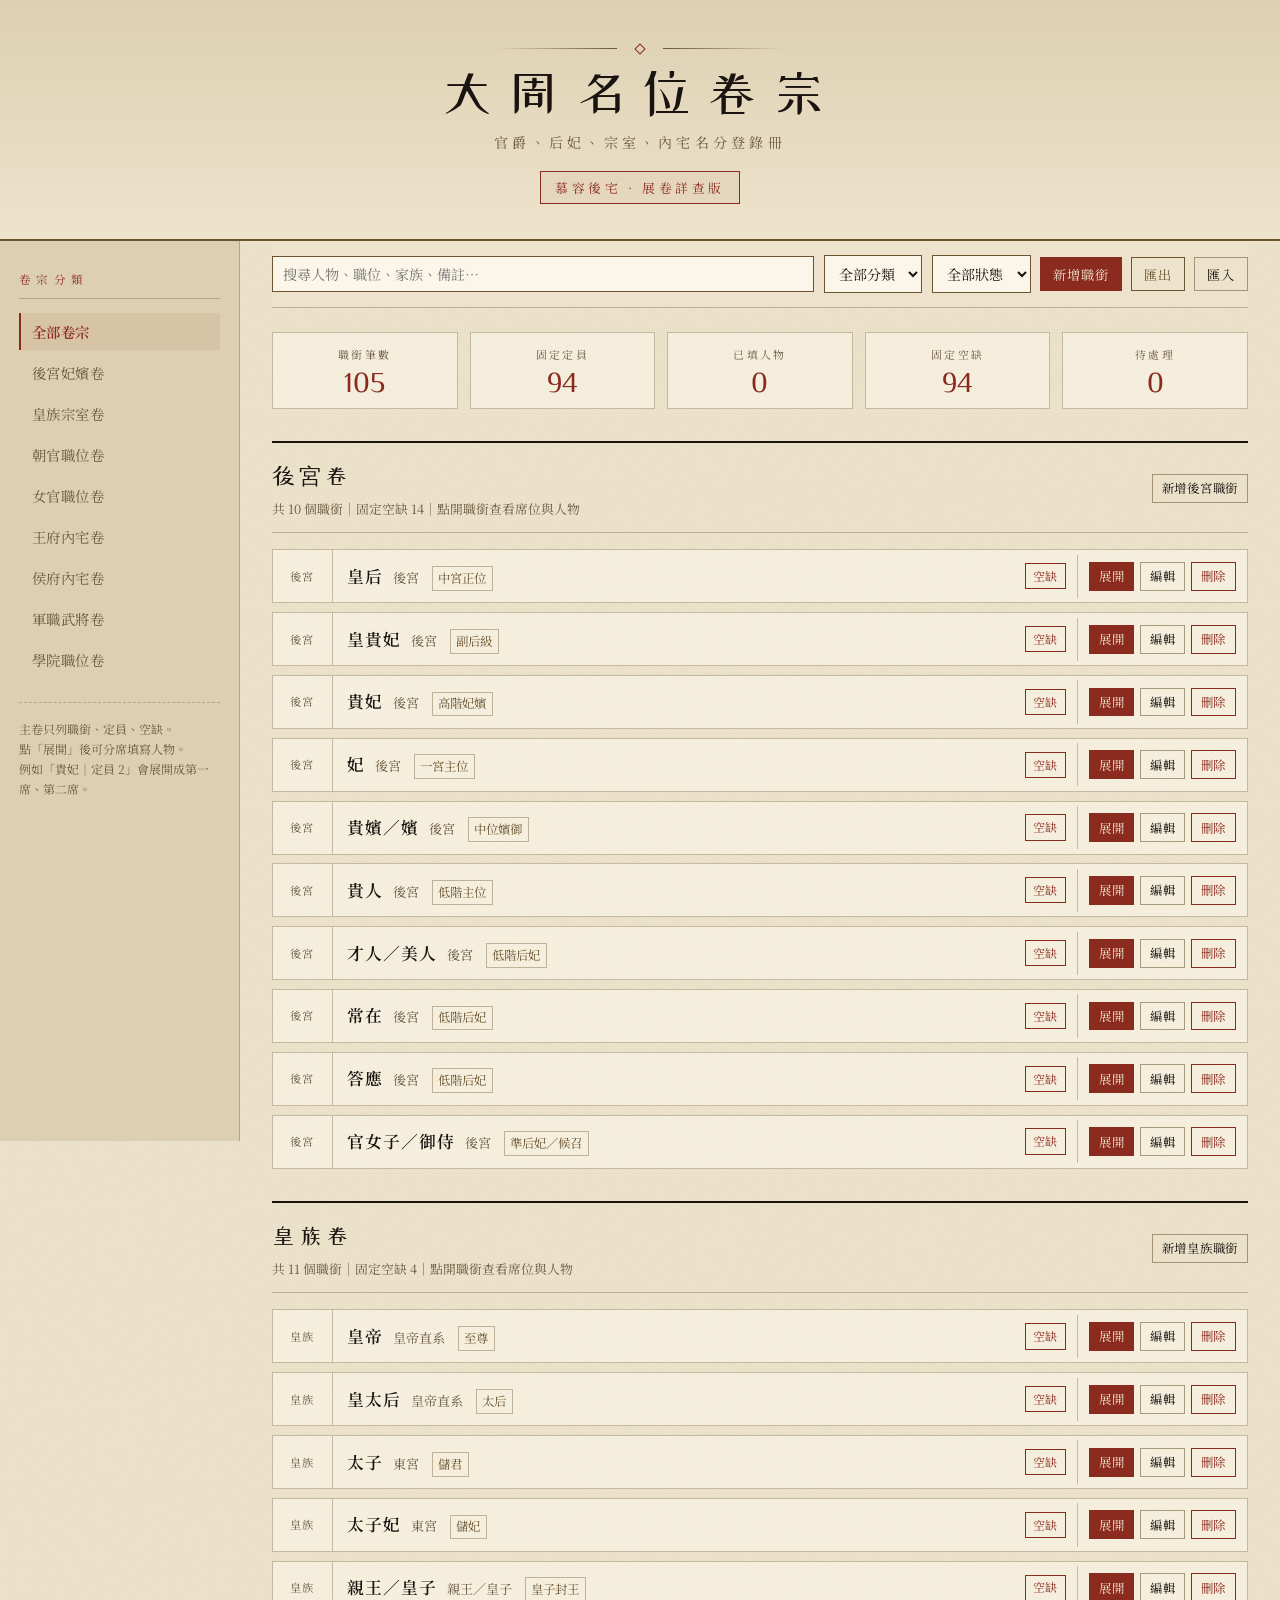
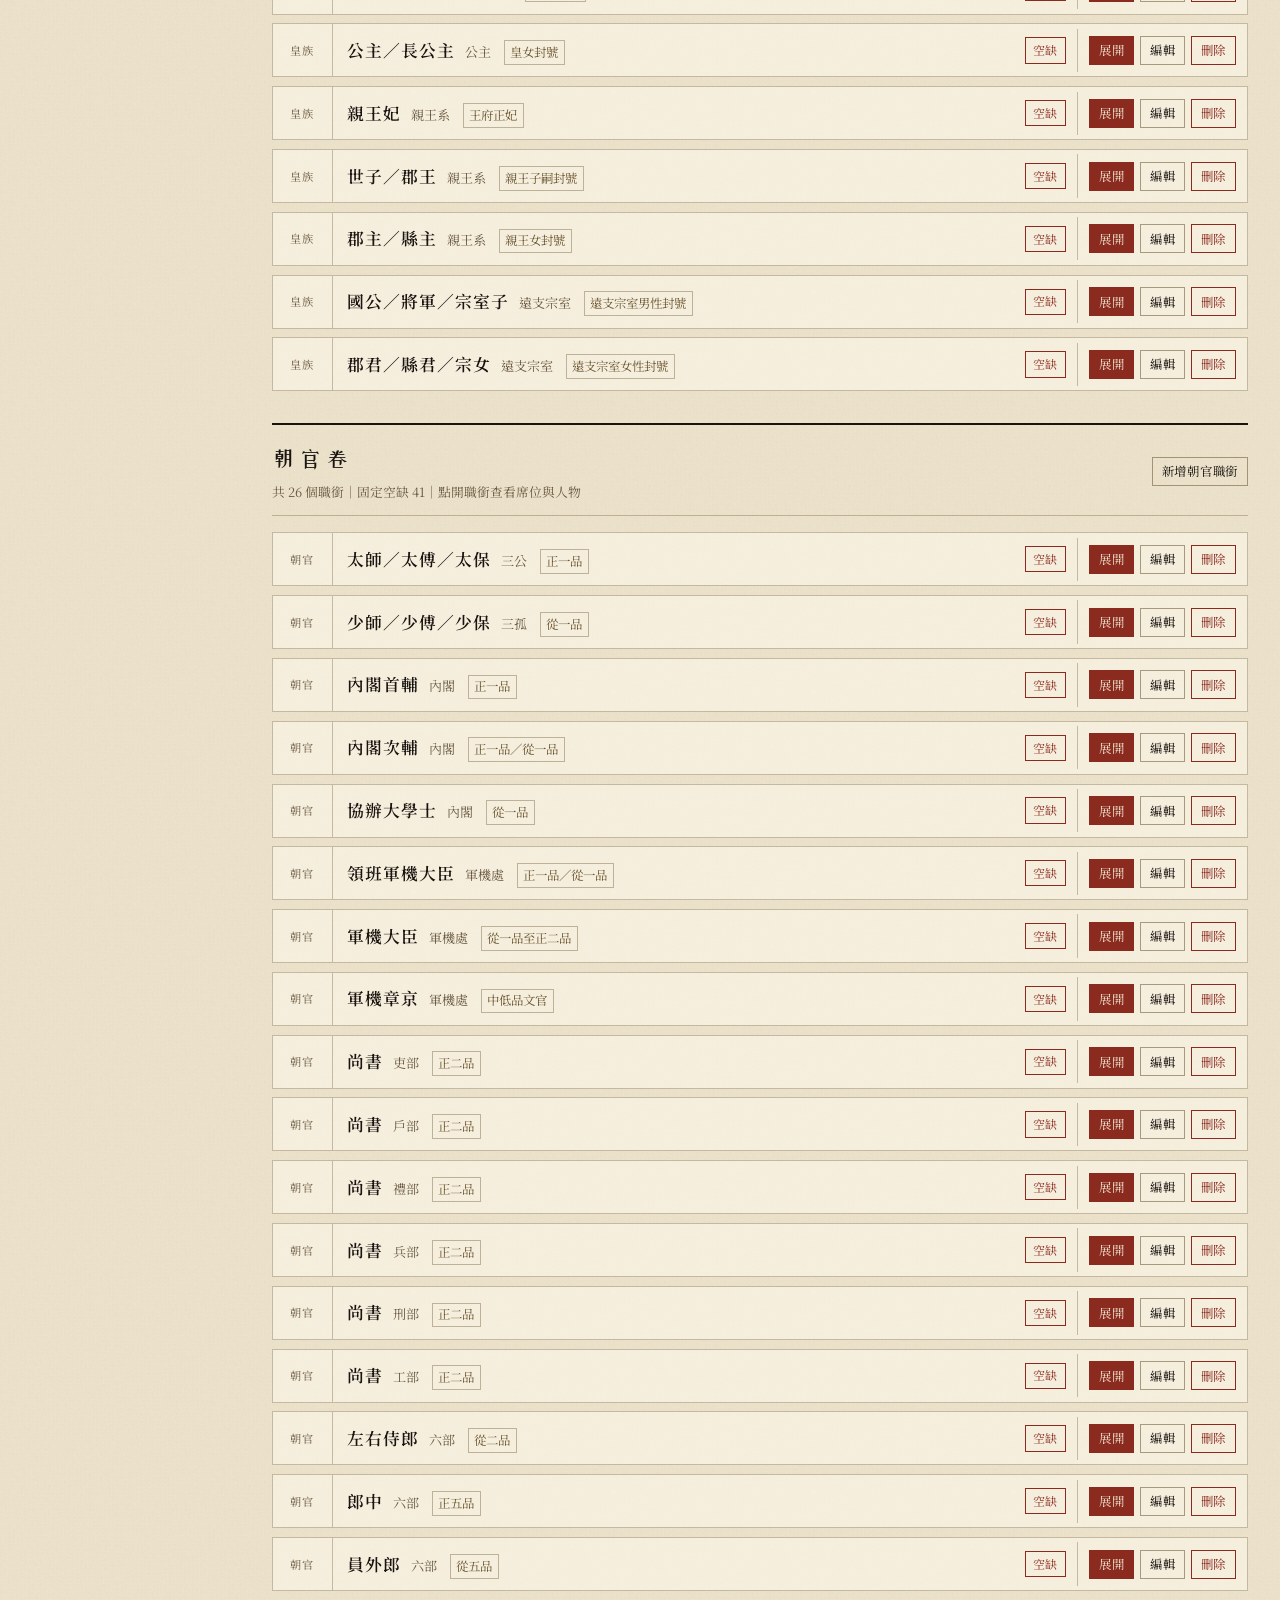
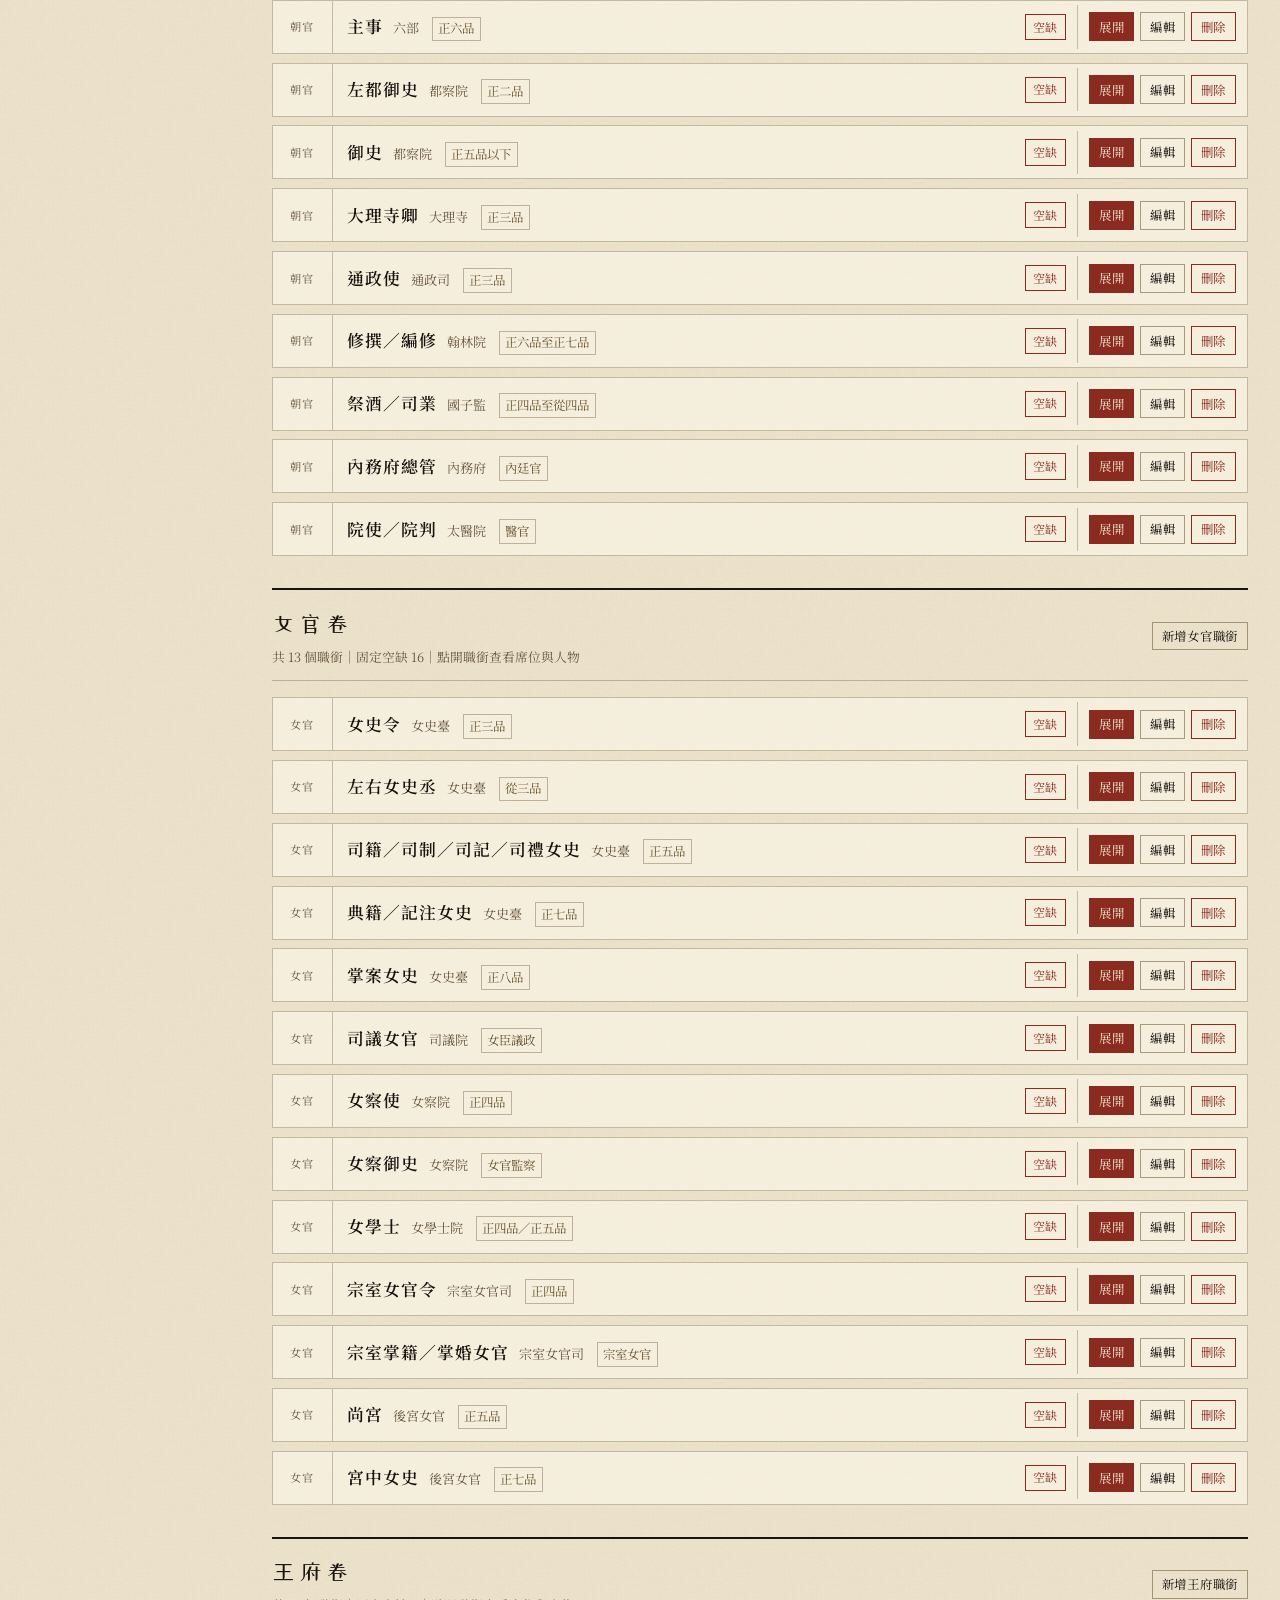
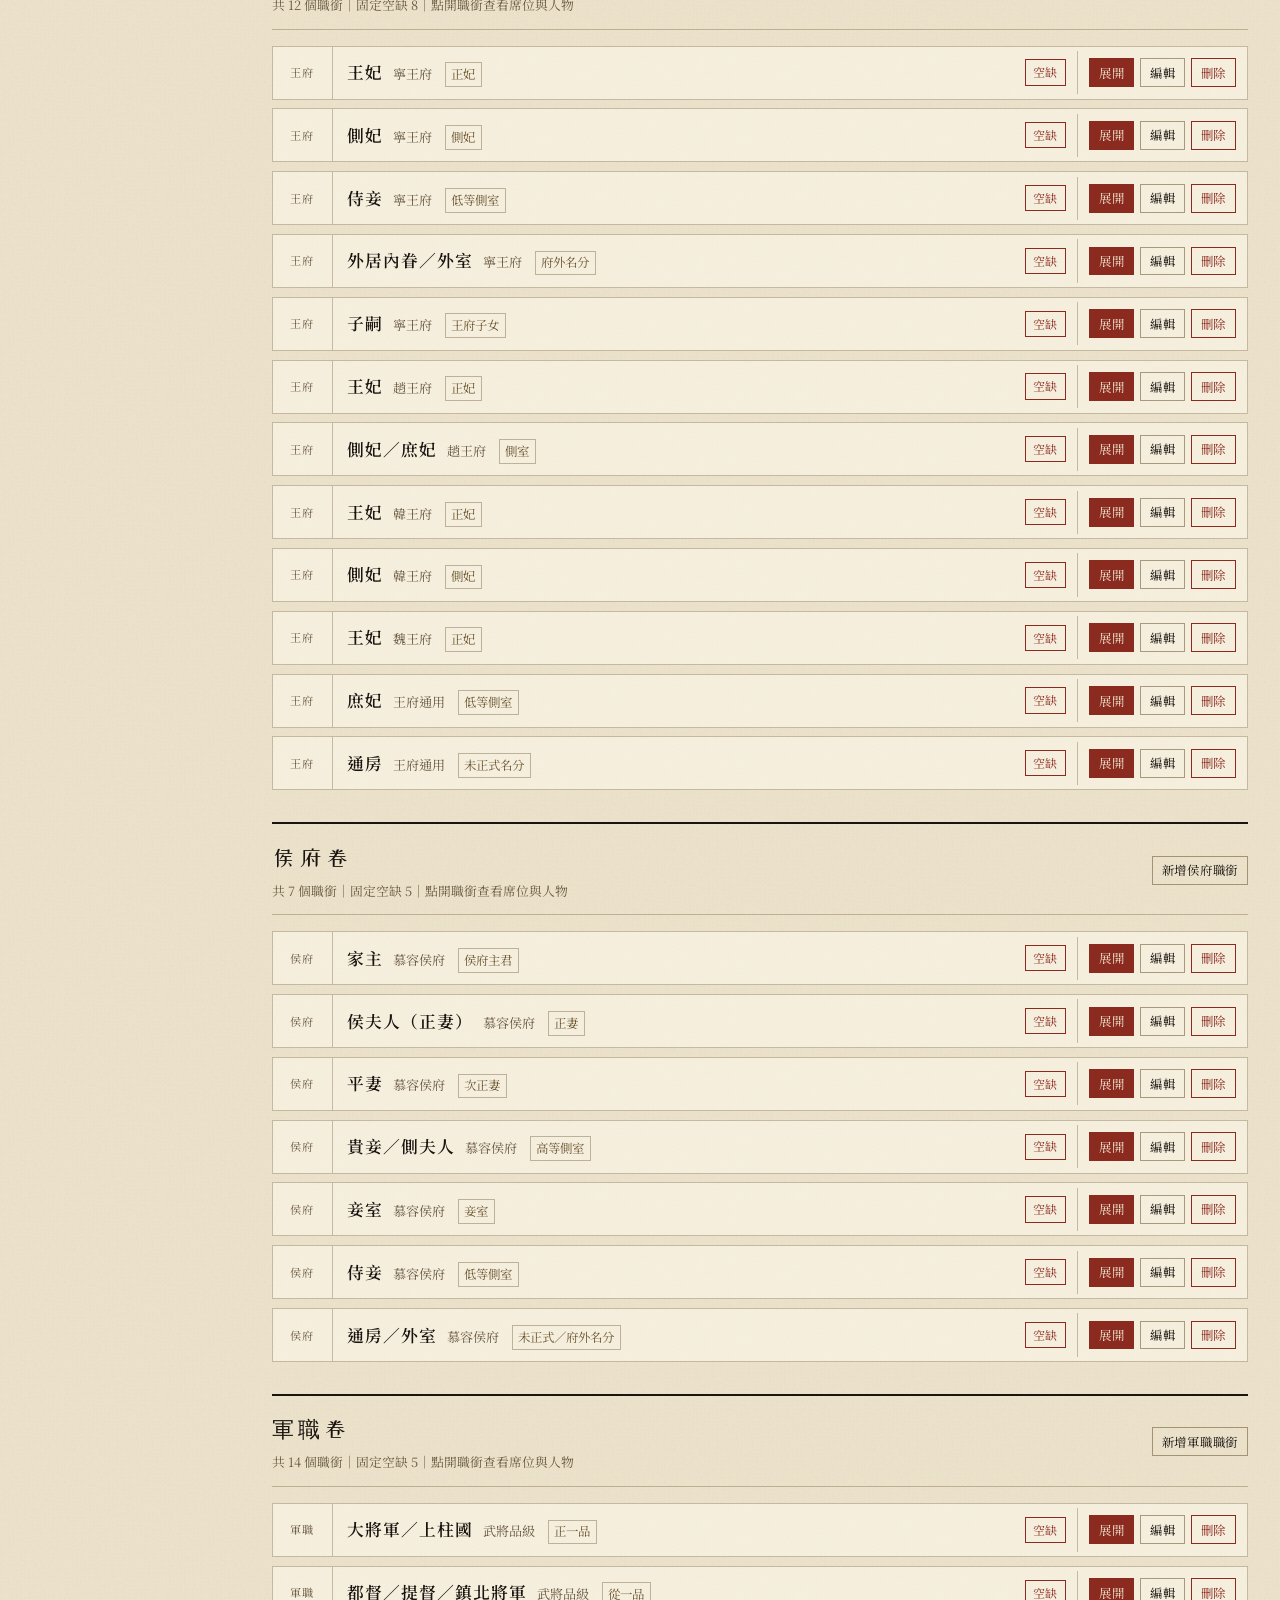
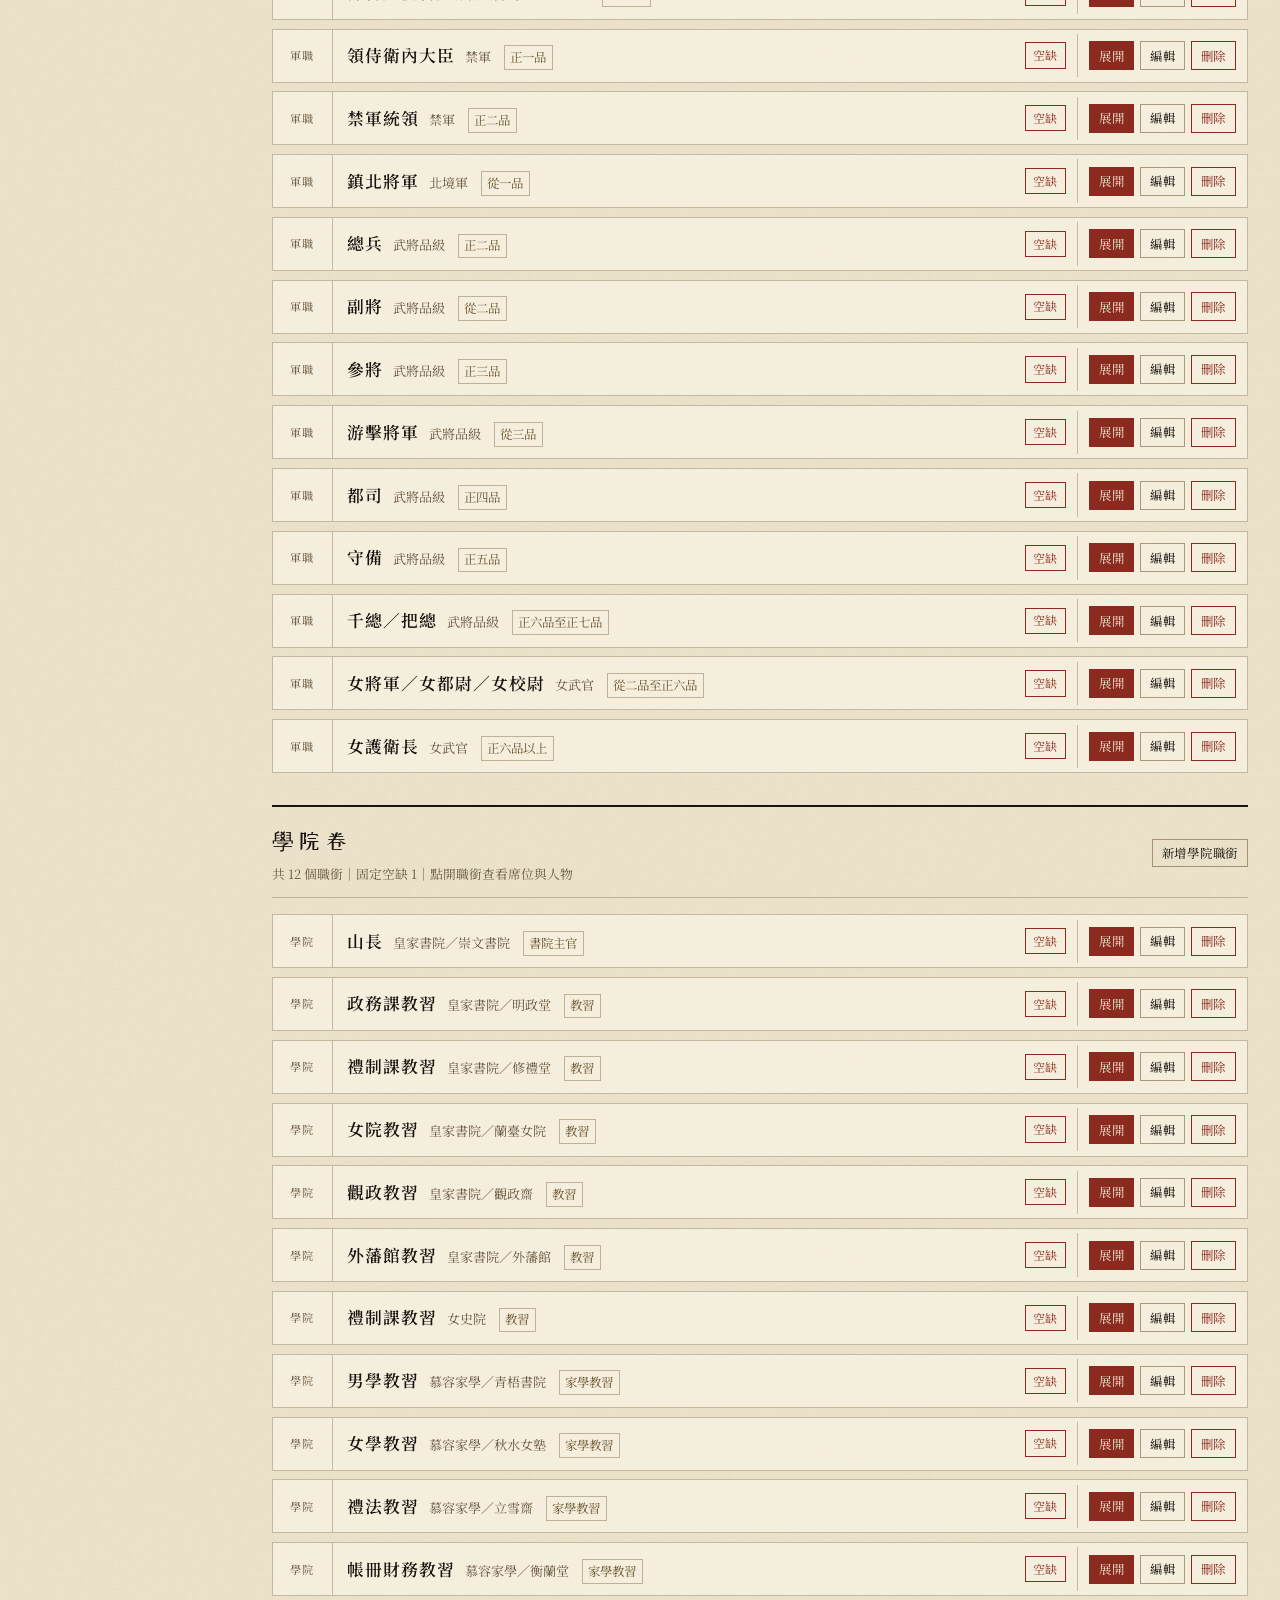
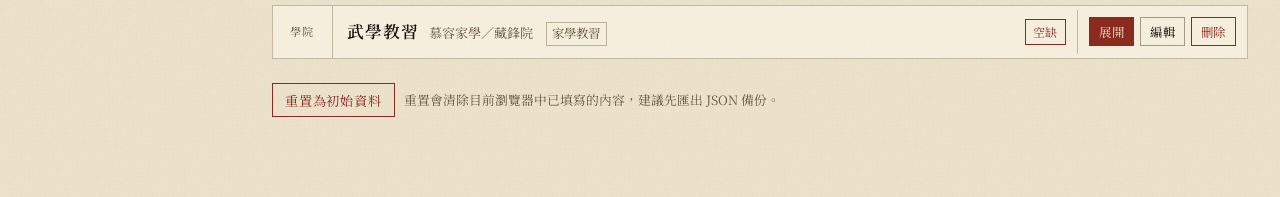
<file: dazhouonly.html>
<!DOCTYPE html>
<html lang="zh-TW">
<head>
<meta charset="UTF-8">
<title>大周名位卷宗｜職位與名分登錄冊</title>
<meta name="viewport" content="width=device-width, initial-scale=1.0">
<link href="https://fonts.googleapis.com/css2?family=Noto+Serif+TC:wght@300;400;500;600;700;900&family=ZCOOL+XiaoWei&display=swap" rel="stylesheet">
<style>
:root{
  --ink:#1a1410;
  --paper:#ede3cc;
  --paper-deep:#ddd0b2;
  --paper-light:#f6efd9;
  --paper-shadow:#b8a583;
  --vermilion:#8b2a1f;
  --vermilion-soft:rgba(139,42,31,.08);
  --gold:#8a6e3f;
  --gold-dim:#6b5530;
  --rule:rgba(107,85,48,.35);
  --rule-solid:#6b5530;
  --muted:#6a5940;
  --green:#3f5f45;
  --blue:#344f6a;
  --gray:#7a6e62;
}
*{box-sizing:border-box;margin:0;padding:0}
html{scroll-behavior:smooth}
body{
  font-family:"Noto Serif TC",serif;
  background:var(--paper);
  background-image:
    url("data:image/svg+xml,%3Csvg xmlns='http://www.w3.org/2000/svg' width='200' height='200'%3E%3Cfilter id='n'%3E%3CfeTurbulence baseFrequency='0.75' numOctaves='4'/%3E%3CfeColorMatrix values='0 0 0 0 0.1 0 0 0 0 0.08 0 0 0 0 0.04 0 0 0 0.06 0'/%3E%3C/filter%3E%3Crect width='200' height='200' filter='url(%23n)'/%3E%3C/svg%3E");
  color:var(--ink);
  line-height:1.7;
  min-height:100vh;
}

/* ── HEADER ── */
.header{
  border-bottom:2px solid var(--rule-solid);
  padding:2.8rem 2rem 2.2rem;
  text-align:center;
  background:linear-gradient(180deg,var(--paper-deep) 0%,var(--paper) 100%);
  position:relative;
}
.header-ornament{
  display:flex;align-items:center;justify-content:center;gap:1.2rem;margin-bottom:.6rem;
}
.header-ornament-line{flex:1;max-width:120px;height:1px;background:linear-gradient(90deg,transparent,var(--gold-dim))}
.header-ornament-line.r{background:linear-gradient(90deg,var(--gold-dim),transparent)}
.header-ornament-diamond{
  width:8px;height:8px;border:1.5px solid var(--vermilion);transform:rotate(45deg);
}
h1{
  font-family:"ZCOOL XiaoWei","Noto Serif TC",serif;
  font-size:clamp(1.9rem,4.5vw,3.2rem);
  letter-spacing:.28em;
  font-weight:400;
  line-height:1.2;
}
.sub{margin-top:.45rem;font-size:.88rem;color:var(--muted);letter-spacing:.3em}
.seal{
  display:inline-block;margin-top:1rem;padding:.3rem .85rem;
  border:1.5px solid var(--vermilion);color:var(--vermilion);
  background:rgba(139,42,31,.05);font-size:.8rem;letter-spacing:.28em;
}

/* ── LAYOUT ── */
.layout{display:grid;grid-template-columns:240px minmax(0,1fr);max-width:1500px;margin:0 auto}
.sidebar{
  position:sticky;top:0;height:100vh;overflow-y:auto;
  padding:1.8rem 1.2rem;border-right:1px solid var(--rule);
  background:var(--paper-deep);
}
.side-title{
  font-size:.72rem;letter-spacing:.45em;color:var(--vermilion);
  margin-bottom:.9rem;padding-bottom:.5rem;
  border-bottom:1px solid var(--rule);
}
.nav-btn{
  display:flex;align-items:center;gap:.5rem;
  width:100%;text-align:left;padding:.5rem .65rem;margin-bottom:.25rem;
  border:none;background:transparent;color:var(--muted);cursor:pointer;
  font-size:.9rem;letter-spacing:.04em;font-family:inherit;
  border-left:2px solid transparent;transition:all .18s;
}
.nav-btn:hover{color:var(--vermilion);background:var(--vermilion-soft);border-left-color:rgba(139,42,31,.3)}
.nav-btn.active{color:var(--vermilion);background:var(--vermilion-soft);border-left-color:var(--vermilion);font-weight:600}
.side-note{
  margin-top:1.5rem;padding-top:1rem;border-top:1px dashed var(--rule);
  font-size:.75rem;color:var(--muted);line-height:1.65;
}

/* ── MAIN ── */
.main{padding:0 2rem 5rem}

/* ── TOOLBAR ── */
.toolbar{
  position:sticky;top:0;z-index:30;
  background:rgba(237,227,204,.96);backdrop-filter:blur(8px);
  border-bottom:1px solid var(--rule);
  padding:.85rem 0;margin-bottom:1.5rem;
}
.toolbar-row{display:flex;gap:.6rem;align-items:center;flex-wrap:wrap}
.toolbar-row input[type=search]{
  flex:1;min-width:180px;
}
input,select,textarea{
  border:1px solid var(--rule-solid);
  background:rgba(255,252,240,.8);color:var(--ink);
  padding:.45rem .65rem;font-size:.88rem;
  font-family:inherit;
}
textarea{min-height:68px;resize:vertical;line-height:1.55}
input:focus,select:focus,textarea:focus{
  outline:none;
  border-color:var(--vermilion);
  box-shadow:0 0 0 2px rgba(139,42,31,.12);
  background:#fffcf0;
}

.btn{
  border:1px solid rgba(107,85,48,.55);background:transparent;color:var(--ink);
  padding:.42rem .75rem;font-size:.83rem;letter-spacing:.06em;cursor:pointer;
  white-space:nowrap;font-family:inherit;transition:all .15s;
}
.btn:hover{background:var(--ink);color:var(--paper);border-color:var(--ink)}
.btn.primary{border-color:var(--vermilion);background:var(--vermilion);color:var(--paper)}
.btn.primary:hover{background:#6e1e15;border-color:#6e1e15}
.btn.gold{border-color:var(--gold-dim);color:var(--gold-dim)}
.btn.gold:hover{background:var(--gold-dim);color:var(--paper)}
.btn.danger{border-color:var(--vermilion);color:var(--vermilion)}
.btn.danger:hover{background:var(--vermilion);color:var(--paper)}
.btn.sm{padding:.28rem .55rem;font-size:.78rem}

/* ── STATS ── */
.stats{
  display:flex;gap:.75rem;margin-bottom:1.5rem;flex-wrap:wrap;
}
.stat-card{
  flex:1;min-width:90px;
  border:1px solid var(--rule);
  background:rgba(255,252,240,.5);
  padding:.75rem 1rem;
  display:flex;flex-direction:column;align-items:center;gap:.2rem;
}
.stat-label{font-size:.68rem;letter-spacing:.22em;color:var(--muted)}
.stat-num{
  font-family:"ZCOOL XiaoWei",serif;
  font-size:1.8rem;color:var(--vermilion);line-height:1;
}

/* ── SECTION ── */
.section-head{
  display:flex;align-items:center;justify-content:space-between;gap:1rem;
  padding:.9rem 0 .8rem;margin:2rem 0 1rem;
  border-top:2px solid var(--ink);border-bottom:1px solid var(--rule);
}
.section-title{
  font-family:"ZCOOL XiaoWei",serif;font-size:1.4rem;letter-spacing:.18em;
}
.section-meta{color:var(--muted);font-size:.8rem;margin-top:.18rem}

/* ── POSITION CARD ── */
.position-list{display:grid;gap:.55rem;}
.position-card{
  border:1px solid var(--rule);
  background:rgba(255,252,240,.52);
  overflow:hidden;
  transition:border-color .18s;
}
.position-card:hover{border-color:rgba(107,85,48,.6)}
.position-card.open{border-color:rgba(139,42,31,.35)}

/* ── POSITION SUMMARY ROW ── */
.position-summary{
  display:flex;align-items:center;gap:0;
  cursor:pointer;
  padding:0;
  min-height:52px;
}
.position-summary:hover{background:rgba(139,42,31,.03)}

.ps-cat{
  flex:0 0 60px;
  text-align:center;
  font-size:.7rem;letter-spacing:.12em;color:var(--muted);
  border-right:1px solid var(--rule);
  padding:.7rem .4rem;
  align-self:stretch;display:flex;align-items:center;justify-content:center;
}
.ps-main{
  flex:1;padding:.65rem .9rem;
  display:flex;align-items:baseline;gap:.6rem;flex-wrap:wrap;
}
.ps-position{
  font-size:1.05rem;letter-spacing:.06em;font-weight:600;
  color:var(--ink);
}
.ps-system{
  font-size:.82rem;color:var(--muted);
}
.ps-rank{
  font-size:.78rem;color:var(--gold-dim);
  border:1px solid rgba(107,85,48,.4);
  padding:.05rem .35rem;margin-left:.2rem;
}
.ps-occupants{
  font-size:.82rem;color:var(--muted);margin-left:auto;
  white-space:nowrap;
}
.ps-status{
  flex:0 0 auto;padding:.65rem .7rem;
  display:flex;align-items:center;
}
.ps-actions{
  flex:0 0 auto;
  display:flex;gap:.35rem;align-items:center;
  padding:.45rem .7rem;
  border-left:1px solid var(--rule);
}

/* ── STATUS PILL ── */
.status-pill{
  display:inline-block;padding:.12rem .45rem;
  border:1px solid currentColor;font-size:.75rem;
  white-space:nowrap;letter-spacing:.04em;
}
.status-在任,.status-已冊封,.status-已定未冊{color:var(--green)}
.status-空缺{color:var(--vermilion)}
.status-待議,.status-待定{color:var(--gold-dim)}
.status-疑案中,.status-暫停職權{color:var(--blue)}
.status-已故,.status-被廢,.status-外嫁,.status-未入冊{color:var(--gray)}

/* ── DETAILS PANEL ── */
.details{
  display:none;
  border-top:1px solid var(--rule);
  background:rgba(212,196,163,.14);
  padding:1rem 1.1rem 1.1rem;
}
.position-card.open .details{display:block}
.details-top{
  display:flex;justify-content:space-between;align-items:center;
  margin-bottom:.75rem;gap:.6rem;
}
.details-title{font-size:.82rem;letter-spacing:.2em;color:var(--vermilion)}
.details-note{font-size:.8rem;color:var(--muted);margin-top:.2rem;font-style:italic}

/* ── INFO ROW (職銜詳情) ── */
.info-row{
  display:flex;gap:1.5rem;flex-wrap:wrap;
  padding:.6rem .8rem;margin-bottom:.8rem;
  background:rgba(255,252,240,.5);border:1px solid var(--rule);
  font-size:.85rem;
}
.info-item{display:flex;flex-direction:column;gap:.1rem}
.info-label{font-size:.68rem;letter-spacing:.18em;color:var(--muted)}
.info-value{color:var(--ink)}

/* ── SLOT LIST ── */
.slot-list{display:grid;gap:.6rem}
.slot-card{
  border:1px solid rgba(107,85,48,.55);
  background:rgba(255,252,240,.65);
  padding:.75rem .9rem;
}
.slot-top{
  display:flex;justify-content:space-between;align-items:center;
  margin-bottom:.55rem;gap:.5rem;
}
.slot-name{font-weight:700;color:var(--vermilion);letter-spacing:.06em;font-size:.95rem}
.slot-empty-name{color:var(--muted);font-style:italic}

/* 改成三欄佈局，更清爽 */
.slot-grid{
  display:grid;
  grid-template-columns:1fr 1fr 1fr;
  gap:.55rem;
}
.slot-grid .wide{grid-column:span 2}
.slot-grid .full{grid-column:1/-1}
.slot-grid label{display:flex;flex-direction:column;gap:.2rem;font-size:.75rem;letter-spacing:.12em;color:var(--muted)}
.slot-grid label input,
.slot-grid label select,
.slot-grid label textarea{
  width:100%;font-size:.88rem;margin-top:.1rem;
}
.empty-slot{
  color:var(--muted);font-style:italic;font-size:.88rem;
  padding:.7rem;border:1px dashed var(--rule);text-align:center;
}

/* ── FORM PANEL ── */
.form-panel{
  border:1px solid var(--rule);background:rgba(255,252,240,.6);
  padding:1.2rem;margin:1rem 0 1.5rem;display:none;
}
.form-panel.show{display:block}
.form-title{
  font-family:"ZCOOL XiaoWei",serif;font-size:1.1rem;letter-spacing:.15em;
  margin-bottom:1rem;padding-bottom:.6rem;border-bottom:1px solid var(--rule);
}
.form-grid{
  display:grid;grid-template-columns:repeat(4,1fr);gap:.65rem;
}
.form-grid .wide{grid-column:span 2}
.form-grid .full{grid-column:1/-1}
.form-grid label{display:flex;flex-direction:column;gap:.25rem;font-size:.75rem;letter-spacing:.14em;color:var(--muted)}
.form-grid label input,
.form-grid label select,
.form-grid label textarea{width:100%;margin-top:.05rem;}
.form-actions{margin-top:.9rem;display:flex;gap:.6rem;justify-content:flex-end}

/* ── FOOTER ── */
.footer-tools{margin-top:1.5rem;display:flex;flex-wrap:wrap;gap:.6rem;align-items:center}
.small-note{color:var(--muted);font-size:.8rem}
.hidden-file{display:none}

/* ── TOAST ── */
.toast{
  position:fixed;right:1.2rem;bottom:1.2rem;
  background:var(--ink);color:var(--paper);
  padding:.65rem 1rem;border:1.5px solid var(--vermilion);
  opacity:0;transform:translateY(12px);pointer-events:none;
  transition:.22s;z-index:100;font-size:.85rem;letter-spacing:.05em;
}
.toast.show{opacity:1;transform:translateY(0)}

/* ── RESPONSIVE ── */
@media(max-width:1100px){
  .slot-grid{grid-template-columns:1fr 1fr}
}
@media(max-width:900px){
  .layout{grid-template-columns:1fr}
  .sidebar{position:relative;height:auto;border-right:none;border-bottom:1px solid var(--rule);padding:1rem}
  .form-grid{grid-template-columns:1fr 1fr}
  .stats{flex-wrap:wrap}
}
@media(max-width:640px){
  .main{padding:0 1rem 4rem}
  .form-grid,.slot-grid{grid-template-columns:1fr}
  .form-grid .wide,.slot-grid .wide{grid-column:auto}
  .header:before,.header:after{display:none}
  .ps-cat{display:none}
}
@media print{
  .sidebar,.toolbar,.form-panel,.footer-tools,.btn,.toast,.ps-actions{display:none!important}
  .layout{display:block}
  body{background:#fff}
  .main{padding:0}
  .details{display:block!important}
}
</style>
</head>
<body>
<header class="header">
  <div class="header-ornament">
    <div class="header-ornament-line"></div>
    <div class="header-ornament-diamond"></div>
    <div class="header-ornament-line r"></div>
  </div>
  <h1>大周名位卷宗</h1>
  <div class="sub">官爵、后妃、宗室、內宅名分登錄冊</div>
  <div class="seal">慕容後宅 · 展卷詳查版</div>
</header>

<div class="layout">
  <aside class="sidebar">
    <div class="side-title">卷宗分類</div>
    <button class="nav-btn active" data-category="全部">全部卷宗</button>
    <button class="nav-btn" data-category="後宮">後宮妃嬪卷</button>
    <button class="nav-btn" data-category="皇族">皇族宗室卷</button>
    <button class="nav-btn" data-category="朝官">朝官職位卷</button>
    <button class="nav-btn" data-category="女官">女官職位卷</button>
    <button class="nav-btn" data-category="王府">王府內宅卷</button>
    <button class="nav-btn" data-category="侯府">侯府內宅卷</button>
    <button class="nav-btn" data-category="軍職">軍職武將卷</button>
    <button class="nav-btn" data-category="學院">學院職位卷</button>
    <div class="side-note">
      主卷只列職銜、定員、空缺。<br>
      點「展開」後可分席填寫人物。<br>
      例如「貴妃｜定員 2」會展開成第一席、第二席。
    </div>
  </aside>

  <main class="main">
    <div class="toolbar">
      <div class="toolbar-row">
        <input id="searchInput" type="search" placeholder="搜尋人物、職位、家族、備註…">
        <select id="categoryFilter"><option value="全部">全部分類</option></select>
        <select id="statusFilter"><option value="全部">全部狀態</option></select>
        <button class="btn primary" id="showAdd">新增職銜</button>
        <button class="btn gold" id="exportJson">匯出</button>
        <button class="btn" id="importBtn">匯入</button>
      </div>
    </div>

    <section class="stats" id="stats"></section>

    <section class="form-panel" id="formPanel">
      <div class="form-title">新增／編輯職銜</div>
      <div class="form-grid">
        <label>所屬分類<select id="fCategory"></select></label>
        <label>系統／機構／府邸<input id="fSystem" placeholder="例如：後宮、吏部、寧王府"></label>
        <label>職位／名分<input id="fPosition" placeholder="例如：皇貴妃、尚書、王妃"></label>
        <label>位階／品級<input id="fRank" placeholder="例如：正二品、妃位"></label>
        <label>定員<input id="fQuota" type="number" min="0" value="1"></label>
        <label>狀態<select id="fStatus"></select></label>
        <label class="wide">職銜備註<input id="fNote" placeholder="例如：副后級、可空缺、由禮部冊封"></label>
      </div>
      <div class="form-actions">
        <button class="btn" id="cancelForm">取消</button>
        <button class="btn primary" id="saveForm">儲存</button>
      </div>
    </section>

    <section id="sections"></section>

    <div class="footer-tools">
      <button class="btn danger" id="resetData">重置為初始資料</button>
      <span class="small-note">重置會清除目前瀏覽器中已填寫的內容，建議先匯出 JSON 備份。</span>
    </div>

    <input class="hidden-file" type="file" id="importFile" accept="application/json">
  </main>
</div>

<div class="toast" id="toast">已儲存</div>

<script>
const STORAGE_KEY = "dazhou_position_dossier_roles_only_v3";
const categories = ["後宮","皇族","朝官","女官","王府","侯府","軍職","學院"];
const statuses = ["在任","空缺","待議","待定","已定未冊","已冊封","未入冊","疑案中","暫停職權","外嫁","已故","被廢"];

function uid(){return "id-" + Math.random().toString(36).slice(2) + Date.now().toString(36);}
function slot(name="", status="空缺", extra={}){
  return {id:uid(), name, age:"", origin:"", relation:"", residence:"", status, note:"", ...extra};
}

const initialData = [
  {id:uid(), category:"後宮", system:"後宮", position:"皇后", rank:"中宮正位", quota:1, status:"空缺", note:"", slots:[slot()]},
  {id:uid(), category:"後宮", system:"後宮", position:"皇貴妃", rank:"副后級", quota:1, status:"空缺", note:"", slots:[slot()]},
  {id:uid(), category:"後宮", system:"後宮", position:"貴妃", rank:"高階妃嬪", quota:2, status:"空缺", note:"", slots:[slot(),slot()]},
  {id:uid(), category:"後宮", system:"後宮", position:"妃", rank:"一宮主位", quota:4, status:"空缺", note:"", slots:[slot(),slot(),slot(),slot()]},
  {id:uid(), category:"後宮", system:"後宮", position:"貴嬪／嬪", rank:"中位嬪御", quota:6, status:"空缺", note:"", slots:[slot(),slot(),slot(),slot(),slot(),slot()]},
  {id:uid(), category:"後宮", system:"後宮", position:"貴人", rank:"低階主位", quota:0, status:"空缺", note:"", slots:[]},
  {id:uid(), category:"後宮", system:"後宮", position:"才人／美人", rank:"低階后妃", quota:0, status:"空缺", note:"", slots:[]},
  {id:uid(), category:"後宮", system:"後宮", position:"常在", rank:"低階后妃", quota:0, status:"空缺", note:"", slots:[]},
  {id:uid(), category:"後宮", system:"後宮", position:"答應", rank:"低階后妃", quota:0, status:"空缺", note:"", slots:[]},
  {id:uid(), category:"後宮", system:"後宮", position:"官女子／御侍", rank:"準后妃／候召", quota:0, status:"空缺", note:"", slots:[]},
  {id:uid(), category:"皇族", system:"皇帝直系", position:"皇帝", rank:"至尊", quota:1, status:"空缺", note:"", slots:[slot()]},
  {id:uid(), category:"皇族", system:"皇帝直系", position:"皇太后", rank:"太后", quota:1, status:"空缺", note:"", slots:[slot()]},
  {id:uid(), category:"皇族", system:"東宮", position:"太子", rank:"儲君", quota:1, status:"空缺", note:"", slots:[slot()]},
  {id:uid(), category:"皇族", system:"東宮", position:"太子妃", rank:"儲妃", quota:1, status:"空缺", note:"", slots:[slot()]},
  {id:uid(), category:"皇族", system:"親王／皇子", position:"親王／皇子", rank:"皇子封王", quota:0, status:"空缺", note:"", slots:[]},
  {id:uid(), category:"皇族", system:"公主", position:"公主／長公主", rank:"皇女封號", quota:0, status:"空缺", note:"", slots:[]},
  {id:uid(), category:"皇族", system:"親王系", position:"親王妃", rank:"王府正妃", quota:0, status:"空缺", note:"", slots:[]},
  {id:uid(), category:"皇族", system:"親王系", position:"世子／郡王", rank:"親王子嗣封號", quota:0, status:"空缺", note:"", slots:[]},
  {id:uid(), category:"皇族", system:"親王系", position:"郡主／縣主", rank:"親王女封號", quota:0, status:"空缺", note:"", slots:[]},
  {id:uid(), category:"皇族", system:"遠支宗室", position:"國公／將軍／宗室子", rank:"遠支宗室男性封號", quota:0, status:"空缺", note:"", slots:[]},
  {id:uid(), category:"皇族", system:"遠支宗室", position:"郡君／縣君／宗女", rank:"遠支宗室女性封號", quota:0, status:"空缺", note:"", slots:[]},
  {id:uid(), category:"朝官", system:"三公", position:"太師／太傅／太保", rank:"正一品", quota:3, status:"空缺", note:"", slots:[slot(),slot(),slot()]},
  {id:uid(), category:"朝官", system:"三孤", position:"少師／少傅／少保", rank:"從一品", quota:3, status:"空缺", note:"", slots:[slot(),slot(),slot()]},
  {id:uid(), category:"朝官", system:"內閣", position:"內閣首輔", rank:"正一品", quota:1, status:"空缺", note:"", slots:[slot()]},
  {id:uid(), category:"朝官", system:"內閣", position:"內閣次輔", rank:"正一品／從一品", quota:1, status:"空缺", note:"", slots:[slot()]},
  {id:uid(), category:"朝官", system:"內閣", position:"協辦大學士", rank:"從一品", quota:2, status:"空缺", note:"", slots:[slot(),slot()]},
  {id:uid(), category:"朝官", system:"軍機處", position:"領班軍機大臣", rank:"正一品／從一品", quota:1, status:"空缺", note:"", slots:[slot()]},
  {id:uid(), category:"朝官", system:"軍機處", position:"軍機大臣", rank:"從一品至正二品", quota:4, status:"空缺", note:"", slots:[slot(),slot(),slot(),slot()]},
  {id:uid(), category:"朝官", system:"軍機處", position:"軍機章京", rank:"中低品文官", quota:0, status:"空缺", note:"", slots:[]},
  {id:uid(), category:"朝官", system:"吏部", position:"尚書", rank:"正二品", quota:1, status:"空缺", note:"", slots:[slot()]},
  {id:uid(), category:"朝官", system:"戶部", position:"尚書", rank:"正二品", quota:1, status:"空缺", note:"", slots:[slot()]},
  {id:uid(), category:"朝官", system:"禮部", position:"尚書", rank:"正二品", quota:1, status:"空缺", note:"", slots:[slot()]},
  {id:uid(), category:"朝官", system:"兵部", position:"尚書", rank:"正二品", quota:1, status:"空缺", note:"", slots:[slot()]},
  {id:uid(), category:"朝官", system:"刑部", position:"尚書", rank:"正二品", quota:1, status:"空缺", note:"", slots:[slot()]},
  {id:uid(), category:"朝官", system:"工部", position:"尚書", rank:"正二品", quota:1, status:"空缺", note:"", slots:[slot()]},
  {id:uid(), category:"朝官", system:"六部", position:"左右侍郎", rank:"從二品", quota:12, status:"空缺", note:"", slots:[slot(),slot(),slot(),slot(),slot(),slot(),slot(),slot(),slot(),slot(),slot(),slot()]},
  {id:uid(), category:"朝官", system:"六部", position:"郎中", rank:"正五品", quota:0, status:"空缺", note:"", slots:[]},
  {id:uid(), category:"朝官", system:"六部", position:"員外郎", rank:"從五品", quota:0, status:"空缺", note:"", slots:[]},
  {id:uid(), category:"朝官", system:"六部", position:"主事", rank:"正六品", quota:0, status:"空缺", note:"", slots:[]},
  {id:uid(), category:"朝官", system:"都察院", position:"左都御史", rank:"正二品", quota:1, status:"空缺", note:"", slots:[slot()]},
  {id:uid(), category:"朝官", system:"都察院", position:"御史", rank:"正五品以下", quota:0, status:"空缺", note:"", slots:[]},
  {id:uid(), category:"朝官", system:"大理寺", position:"大理寺卿", rank:"正三品", quota:1, status:"空缺", note:"", slots:[slot()]},
  {id:uid(), category:"朝官", system:"通政司", position:"通政使", rank:"正三品", quota:1, status:"空缺", note:"", slots:[slot()]},
  {id:uid(), category:"朝官", system:"翰林院", position:"修撰／編修", rank:"正六品至正七品", quota:0, status:"空缺", note:"", slots:[]},
  {id:uid(), category:"朝官", system:"國子監", position:"祭酒／司業", rank:"正四品至從四品", quota:2, status:"空缺", note:"", slots:[slot(),slot()]},
  {id:uid(), category:"朝官", system:"內務府", position:"內務府總管", rank:"內廷官", quota:1, status:"空缺", note:"", slots:[slot()]},
  {id:uid(), category:"朝官", system:"太醫院", position:"院使／院判", rank:"醫官", quota:2, status:"空缺", note:"", slots:[slot(),slot()]},
  {id:uid(), category:"女官", system:"女史臺", position:"女史令", rank:"正三品", quota:1, status:"空缺", note:"", slots:[slot()]},
  {id:uid(), category:"女官", system:"女史臺", position:"左右女史丞", rank:"從三品", quota:2, status:"空缺", note:"", slots:[slot(),slot()]},
  {id:uid(), category:"女官", system:"女史臺", position:"司籍／司制／司記／司禮女史", rank:"正五品", quota:4, status:"空缺", note:"", slots:[slot(),slot(),slot(),slot()]},
  {id:uid(), category:"女官", system:"女史臺", position:"典籍／記注女史", rank:"正七品", quota:0, status:"空缺", note:"", slots:[]},
  {id:uid(), category:"女官", system:"女史臺", position:"掌案女史", rank:"正八品", quota:0, status:"空缺", note:"", slots:[]},
  {id:uid(), category:"女官", system:"司議院", position:"司議女官", rank:"女臣議政", quota:0, status:"空缺", note:"", slots:[]},
  {id:uid(), category:"女官", system:"女察院", position:"女察使", rank:"正四品", quota:1, status:"空缺", note:"", slots:[slot()]},
  {id:uid(), category:"女官", system:"女察院", position:"女察御史", rank:"女官監察", quota:0, status:"空缺", note:"", slots:[]},
  {id:uid(), category:"女官", system:"女學士院", position:"女學士", rank:"正四品／正五品", quota:4, status:"空缺", note:"", slots:[slot(),slot(),slot(),slot()]},
  {id:uid(), category:"女官", system:"宗室女官司", position:"宗室女官令", rank:"正四品", quota:1, status:"空缺", note:"", slots:[slot()]},
  {id:uid(), category:"女官", system:"宗室女官司", position:"宗室掌籍／掌婚女官", rank:"宗室女官", quota:2, status:"空缺", note:"", slots:[slot(),slot()]},
  {id:uid(), category:"女官", system:"後宮女官", position:"尚宮", rank:"正五品", quota:1, status:"空缺", note:"", slots:[slot()]},
  {id:uid(), category:"女官", system:"後宮女官", position:"宮中女史", rank:"正七品", quota:0, status:"空缺", note:"", slots:[]},
  {id:uid(), category:"王府", system:"寧王府", position:"王妃", rank:"正妃", quota:1, status:"空缺", note:"", slots:[slot()]},
  {id:uid(), category:"王府", system:"寧王府", position:"側妃", rank:"側妃", quota:2, status:"空缺", note:"", slots:[slot(),slot()]},
  {id:uid(), category:"王府", system:"寧王府", position:"侍妾", rank:"低等側室", quota:0, status:"空缺", note:"", slots:[]},
  {id:uid(), category:"王府", system:"寧王府", position:"外居內眷／外室", rank:"府外名分", quota:0, status:"空缺", note:"", slots:[]},
  {id:uid(), category:"王府", system:"寧王府", position:"子嗣", rank:"王府子女", quota:0, status:"空缺", note:"", slots:[]},
  {id:uid(), category:"王府", system:"趙王府", position:"王妃", rank:"正妃", quota:1, status:"空缺", note:"", slots:[slot()]},
  {id:uid(), category:"王府", system:"趙王府", position:"側妃／庶妃", rank:"側室", quota:0, status:"空缺", note:"", slots:[]},
  {id:uid(), category:"王府", system:"韓王府", position:"王妃", rank:"正妃", quota:1, status:"空缺", note:"", slots:[slot()]},
  {id:uid(), category:"王府", system:"韓王府", position:"側妃", rank:"側妃", quota:2, status:"空缺", note:"", slots:[slot(),slot()]},
  {id:uid(), category:"王府", system:"魏王府", position:"王妃", rank:"正妃", quota:1, status:"空缺", note:"", slots:[slot()]},
  {id:uid(), category:"王府", system:"王府通用", position:"庶妃", rank:"低等側室", quota:0, status:"空缺", note:"", slots:[]},
  {id:uid(), category:"王府", system:"王府通用", position:"通房", rank:"未正式名分", quota:0, status:"空缺", note:"", slots:[]},
  {id:uid(), category:"侯府", system:"慕容侯府", position:"家主", rank:"侯府主君", quota:1, status:"空缺", note:"", slots:[slot()]},
  {id:uid(), category:"侯府", system:"慕容侯府", position:"侯夫人（正妻）", rank:"正妻", quota:1, status:"空缺", note:"", slots:[slot()]},
  {id:uid(), category:"侯府", system:"慕容侯府", position:"平妻", rank:"次正妻", quota:3, status:"空缺", note:"", slots:[slot(),slot(),slot()]},
  {id:uid(), category:"侯府", system:"慕容侯府", position:"貴妾／側夫人", rank:"高等側室", quota:0, status:"空缺", note:"", slots:[]},
  {id:uid(), category:"侯府", system:"慕容侯府", position:"妾室", rank:"妾室", quota:0, status:"空缺", note:"", slots:[]},
  {id:uid(), category:"侯府", system:"慕容侯府", position:"侍妾", rank:"低等側室", quota:0, status:"空缺", note:"", slots:[]},
  {id:uid(), category:"侯府", system:"慕容侯府", position:"通房／外室", rank:"未正式／府外名分", quota:0, status:"空缺", note:"", slots:[]},
  {id:uid(), category:"軍職", system:"武將品級", position:"大將軍／上柱國", rank:"正一品", quota:2, status:"空缺", note:"", slots:[slot(),slot()]},
  {id:uid(), category:"軍職", system:"武將品級", position:"都督／提督／鎮北將軍", rank:"從一品", quota:0, status:"空缺", note:"", slots:[]},
  {id:uid(), category:"軍職", system:"禁軍", position:"領侍衛內大臣", rank:"正一品", quota:1, status:"空缺", note:"", slots:[slot()]},
  {id:uid(), category:"軍職", system:"禁軍", position:"禁軍統領", rank:"正二品", quota:1, status:"空缺", note:"", slots:[slot()]},
  {id:uid(), category:"軍職", system:"北境軍", position:"鎮北將軍", rank:"從一品", quota:1, status:"空缺", note:"", slots:[slot()]},
  {id:uid(), category:"軍職", system:"武將品級", position:"總兵", rank:"正二品", quota:0, status:"空缺", note:"", slots:[]},
  {id:uid(), category:"軍職", system:"武將品級", position:"副將", rank:"從二品", quota:0, status:"空缺", note:"", slots:[]},
  {id:uid(), category:"軍職", system:"武將品級", position:"參將", rank:"正三品", quota:0, status:"空缺", note:"", slots:[]},
  {id:uid(), category:"軍職", system:"武將品級", position:"游擊將軍", rank:"從三品", quota:0, status:"空缺", note:"", slots:[]},
  {id:uid(), category:"軍職", system:"武將品級", position:"都司", rank:"正四品", quota:0, status:"空缺", note:"", slots:[]},
  {id:uid(), category:"軍職", system:"武將品級", position:"守備", rank:"正五品", quota:0, status:"空缺", note:"", slots:[]},
  {id:uid(), category:"軍職", system:"武將品級", position:"千總／把總", rank:"正六品至正七品", quota:0, status:"空缺", note:"", slots:[]},
  {id:uid(), category:"軍職", system:"女武官", position:"女將軍／女都尉／女校尉", rank:"從二品至正六品", quota:0, status:"空缺", note:"", slots:[]},
  {id:uid(), category:"軍職", system:"女武官", position:"女護衛長", rank:"正六品以上", quota:0, status:"空缺", note:"", slots:[]},
  {id:uid(), category:"學院", system:"皇家書院／崇文書院", position:"山長", rank:"書院主官", quota:1, status:"空缺", note:"", slots:[slot()]},
  {id:uid(), category:"學院", system:"皇家書院／明政堂", position:"政務課教習", rank:"教習", quota:0, status:"空缺", note:"", slots:[]},
  {id:uid(), category:"學院", system:"皇家書院／修禮堂", position:"禮制課教習", rank:"教習", quota:0, status:"空缺", note:"", slots:[]},
  {id:uid(), category:"學院", system:"皇家書院／蘭臺女院", position:"女院教習", rank:"教習", quota:0, status:"空缺", note:"", slots:[]},
  {id:uid(), category:"學院", system:"皇家書院／觀政齋", position:"觀政教習", rank:"教習", quota:0, status:"空缺", note:"", slots:[]},
  {id:uid(), category:"學院", system:"皇家書院／外藩館", position:"外藩館教習", rank:"教習", quota:0, status:"空缺", note:"", slots:[]},
  {id:uid(), category:"學院", system:"女史院", position:"禮制課教習", rank:"教習", quota:0, status:"空缺", note:"", slots:[]},
  {id:uid(), category:"學院", system:"慕容家學／青梧書院", position:"男學教習", rank:"家學教習", quota:0, status:"空缺", note:"", slots:[]},
  {id:uid(), category:"學院", system:"慕容家學／秋水女塾", position:"女學教習", rank:"家學教習", quota:0, status:"空缺", note:"", slots:[]},
  {id:uid(), category:"學院", system:"慕容家學／立雪齋", position:"禮法教習", rank:"家學教習", quota:0, status:"空缺", note:"", slots:[]},
  {id:uid(), category:"學院", system:"慕容家學／衡蘭堂", position:"帳冊財務教習", rank:"家學教習", quota:0, status:"空缺", note:"", slots:[]},
  {id:uid(), category:"學院", system:"慕容家學／藏鋒院", position:"武學教習", rank:"家學教習", quota:0, status:"空缺", note:"", slots:[]},
];

let data = loadData();
let currentCategory = "全部";
let editingId = null;
let openIds = new Set();

function dossierKey(item){
  return [item.category || "", item.system || "", item.position || "", item.rank || ""].join("｜");
}
function hasNamedSlot(item, name){
  return (item.slots || []).some(s => (s.name || "").trim() === name);
}
function mergeWithInitial(saved){
  const list = Array.isArray(saved) ? saved : [];
  list.forEach(item => {
    item.id ||= uid();
    item.slots ||= [];
    item.slots.forEach(s => s.id ||= uid());
  });

  const byKey = new Map(list.map(item => [dossierKey(item), item]));

  initialData.forEach(base => {
    const key = dossierKey(base);
    const existing = byKey.get(key);
    if(!existing){
      list.push(base);
      byKey.set(key, base);
      return;
    }

    existing.slots ||= [];

    // 修正早期版本的寧王妃暫名，改回目前正史設定。
    if(existing.category === "王府" && existing.system === "寧王府" && existing.position === "王妃"){
      const hasOld = existing.slots.some(s => (s.name || "").includes("江月疏"));
      if(hasOld || existing.slots.length === 0){
        existing.status = base.status;
        existing.note = base.note;
        existing.slots = JSON.parse(JSON.stringify(base.slots));
      }
    }

    // 既有職銜若少了制度總覽中的固定人物，補入；空白席位不強制補，避免洗掉使用者資料。
    (base.slots || []).forEach(baseSlot => {
      const name = (baseSlot.name || "").trim();
      if(name && !hasNamedSlot(existing, name)){
        existing.slots.push(baseSlot);
      }
    });

    if((existing.slots || []).length === 0 && (base.slots || []).length > 0){
      existing.slots = JSON.parse(JSON.stringify(base.slots));
    }
  });

  return list;
}
function loadData(){
  try{
    const saved = localStorage.getItem(STORAGE_KEY);
    if(saved){
      const merged = mergeWithInitial(JSON.parse(saved));
      localStorage.setItem(STORAGE_KEY, JSON.stringify(merged));
      return merged;
    }
  }catch(e){}
  return initialData;
}
function saveData(){localStorage.setItem(STORAGE_KEY, JSON.stringify(data));}
function esc(str){return String(str ?? "").replace(/[&<>"']/g,m=>({"&":"&amp;","<":"&lt;",">":"&gt;",'"':"&quot;","'":"&#039;"}[m]));}
function normalizeNum(n){const x=Number(n);return Number.isFinite(x)?x:0;}
function filledCount(item){return (item.slots || []).filter(s=>s.name && s.name.trim()).length;}
function vacancy(item){
  const q=normalizeNum(item.quota);
  if(q===0) return "不限";
  return Math.max(q - filledCount(item),0);
}
function positionStatus(item){
  if(item.status && item.status !== "空缺") return item.status;
  const v=vacancy(item);
  if(v==="不限") return filledCount(item)>0 ? "在任" : "空缺";
  return v>0 ? "空缺" : "在任";
}
function toast(msg="已儲存"){
  const el=document.getElementById("toast");
  el.textContent=msg;el.classList.add("show");
  setTimeout(()=>el.classList.remove("show"),1400);
}
function initOptions(){
  const categoryFilter=document.getElementById("categoryFilter");
  const statusFilter=document.getElementById("statusFilter");
  const fCategory=document.getElementById("fCategory");
  const fStatus=document.getElementById("fStatus");
  categories.forEach(c=>{
    categoryFilter.insertAdjacentHTML("beforeend",`<option value="${c}">${c}</option>`);
    fCategory.insertAdjacentHTML("beforeend",`<option value="${c}">${c}</option>`);
  });
  statuses.forEach(s=>{
    statusFilter.insertAdjacentHTML("beforeend",`<option value="${s}">${s}</option>`);
    fStatus.insertAdjacentHTML("beforeend",`<option value="${s}">${s}</option>`);
  });
}
function filteredData(){
  const q=document.getElementById("searchInput").value.trim().toLowerCase();
  const catFilter=document.getElementById("categoryFilter").value;
  const statusFilter=document.getElementById("statusFilter").value;
  return data.filter(item=>{
    const matchCat=currentCategory==="全部" || item.category===currentCategory;
    const matchCat2=catFilter==="全部" || item.category===catFilter;
    const pStatus=positionStatus(item);
    const slotStatus=(item.slots || []).some(s=>s.status===statusFilter);
    const matchStatus=statusFilter==="全部" || pStatus===statusFilter || slotStatus;
    const hay=JSON.stringify(item).toLowerCase();
    const matchQ=!q || hay.includes(q);
    return matchCat && matchCat2 && matchStatus && matchQ;
  });
}
function renderStats(){
  const items=filteredData();
  const total=items.length;
  const filled=items.reduce((sum,i)=>sum+filledCount(i),0);
  const quota=items.reduce((sum,i)=>normalizeNum(i.quota)===0?sum:sum+normalizeNum(i.quota),0);
  const vacant=items.reduce((sum,i)=>{
    const v=vacancy(i);return v==="不限"?sum:sum+normalizeNum(v);
  },0);
  const pending=items.filter(i=>["待議","待定","已定未冊","疑案中"].includes(positionStatus(i)) || (i.slots||[]).some(s=>["待議","待定","已定未冊","疑案中"].includes(s.status))).length;
  const stats=[["職銜筆數",total],["固定定員",quota],["已填人物",filled],["固定空缺",vacant],["待處理",pending]];
  document.getElementById("stats").innerHTML=stats.map(([label,num])=>`
    <div class="stat-card">
      <div class="stat-label">${label}</div>
      <div class="stat-num">${num}</div>
    </div>
  `).join("");
}
function renderSections(){
  const items=filteredData();
  const grouped={};
  items.forEach(item=>{(grouped[item.category] ||= []).push(item);});
  const order=currentCategory==="全部"?categories:[currentCategory];
  const html=order.filter(cat=>grouped[cat]?.length).map(cat=>{
    const arr=grouped[cat];
    const vacant=arr.reduce((sum,i)=>{const v=vacancy(i);return v==="不限"?sum:sum+normalizeNum(v)},0);
    return `
      <section>
        <div class="section-head">
          <div>
            <div class="section-title">${cat}卷</div>
            <div class="section-meta">共 ${arr.length} 個職銜｜固定空缺 ${vacant}｜點開職銜查看席位與人物</div>
          </div>
          <button class="btn sm" onclick="quickAdd('${cat}')">新增${cat}職銜</button>
        </div>
        <div class="position-list">${arr.map(positionHtml).join("")}</div>
      </section>
    `;
  }).join("");
  document.getElementById("sections").innerHTML=html || `<div class="stat-card" style="justify-content:center">目前沒有符合條件的卷宗資料。</div>`;
}

function positionHtml(item){
  const isOpen=openIds.has(item.id);
  const pStatus=positionStatus(item);
  const v=vacancy(item);
  const filledNames=(item.slots||[]).filter(s=>s.name&&s.name.trim()).map(s=>s.name).join("、");
  const quotaLabel=item.quota===0?"不限":item.quota;

  return `
    <article class="position-card ${isOpen?'open':''}" data-id="${item.id}">
      <div class="position-summary" onclick="toggleOpen('${item.id}')">
        <div class="ps-cat">${esc(item.category)}</div>
        <div class="ps-main">
          <span class="ps-position">${esc(item.position||"—")}</span>
          ${item.system?`<span class="ps-system">${esc(item.system)}</span>`:''}
          ${item.rank?`<span class="ps-rank">${esc(item.rank)}</span>`:''}
          ${filledNames?`<span class="ps-occupants" title="在任人物">▪ ${esc(filledNames)}</span>`:''}
        </div>
        <div class="ps-status">
          <span class="status-pill status-${pStatus}">${pStatus}</span>
        </div>
        <div class="ps-actions" onclick="event.stopPropagation()">
          <button class="btn sm primary" onclick="toggleOpen('${item.id}')">${isOpen?'收合':'展開'}</button>
          <button class="btn sm" onclick="editPosition('${item.id}')">編輯</button>
          <button class="btn sm danger" onclick="deletePosition('${item.id}')">刪除</button>
        </div>
      </div>
      <div class="details">
        <div class="details-top">
          <div>
            <div class="details-title">席位與人物詳情</div>
            <div class="details-note">${esc(item.note || "可在此分席填寫人物，不必把多人塞進同一格。")}</div>
          </div>
          <div style="display:flex;gap:.5rem;align-items:center;flex-wrap:wrap">
            <div class="info-row" style="margin:0;padding:.4rem .7rem;font-size:.8rem">
              <span style="color:var(--muted);font-size:.7rem;letter-spacing:.15em">定員</span>
              <strong>${quotaLabel}</strong>
              <span style="color:var(--muted);font-size:.7rem;letter-spacing:.15em;margin-left:.5rem">已填</span>
              <strong>${filledCount(item)}</strong>
              <span style="color:var(--muted);font-size:.7rem;letter-spacing:.15em;margin-left:.5rem">空缺</span>
              <strong>${v}</strong>
            </div>
            <button class="btn sm gold" onclick="addSlot('${item.id}')">新增席位</button>
          </div>
        </div>
        <div class="slot-list">
          ${(item.slots && item.slots.length) ? item.slots.map((s,idx)=>slotHtml(item,s,idx)).join("") : `<div class="empty-slot">目前沒有席位。可按「新增席位」新增。</div>`}
        </div>
      </div>
    </article>
  `;
}

function slotHtml(item,s,idx){
  const label = s.name && s.name.trim() ? s.name : `第 ${idx+1} 席空缺`;
  const isEmpty = !(s.name && s.name.trim());
  return `
    <div class="slot-card">
      <div class="slot-top">
        <div class="${isEmpty?'slot-empty-name slot-name':'slot-name'}">${esc(label)}</div>
        <div style="display:flex;gap:.35rem;align-items:center;flex-wrap:wrap">
          <span class="status-pill status-${s.status}">${esc(s.status)}</span>
          <button class="btn sm danger" onclick="deleteSlot('${item.id}','${s.id}')">刪除此席</button>
        </div>
      </div>
      <div class="slot-grid">
        <label>人物姓名<input value="${esc(s.name)}" placeholder="空白即為空缺" onchange="updateSlot('${item.id}','${s.id}','name',this.value)"></label>
        <label>年齡<input value="${esc(s.age)}" onchange="updateSlot('${item.id}','${s.id}','age',this.value)"></label>
        <label>出身／家族<input value="${esc(s.origin)}" onchange="updateSlot('${item.id}','${s.id}','origin',this.value)"></label>
        <label>狀態<select onchange="updateSlot('${item.id}','${s.id}','status',this.value)">
          ${statuses.map(st=>`<option value="${esc(st)}" ${st===s.status?'selected':''}>${esc(st)}</option>`).join("")}
        </select></label>
        <label class="wide">關係／子女<input value="${esc(s.relation)}" onchange="updateSlot('${item.id}','${s.id}','relation',this.value)"></label>
        <label>居所／院落<input value="${esc(s.residence)}" onchange="updateSlot('${item.id}','${s.id}','residence',this.value)"></label>
        <label class="full">備註<textarea onchange="updateSlot('${item.id}','${s.id}','note',this.value)">${esc(s.note)}</textarea></label>
      </div>
    </div>
  `;
}

function updatePosition(id,key,value){
  const item=data.find(i=>i.id===id); if(!item) return;
  if(key==="quota"){item[key]=normalizeNum(value);}else{item[key]=value;}
  saveData(); render(); toast("已更新");
}
function updateSlot(itemId,slotId,key,value){
  const item=data.find(i=>i.id===itemId); if(!item) return;
  const s=(item.slots || []).find(x=>x.id===slotId); if(!s) return;
  s[key]=value;
  saveData(); render(); toast("已更新");
}
function toggleOpen(id){
  openIds.has(id) ? openIds.delete(id) : openIds.add(id);
  render();
}
function addSlot(id){
  const item=data.find(i=>i.id===id); if(!item) return;
  item.slots ||= [];
  item.slots.push(slot());
  openIds.add(id);
  saveData(); render(); toast("已新增席位");
}
function deleteSlot(itemId,slotId){
  const item=data.find(i=>i.id===itemId); if(!item) return;
  if(confirm("確定刪除此席位／人物嗎？")){
    item.slots=(item.slots || []).filter(s=>s.id!==slotId);
    saveData(); render(); toast("已刪除");
  }
}
function clearForm(){
  editingId=null;
  document.getElementById("fCategory").value=currentCategory==="全部"?"後宮":currentCategory;
  document.getElementById("fSystem").value="";
  document.getElementById("fPosition").value="";
  document.getElementById("fRank").value="";
  document.getElementById("fQuota").value=1;
  document.getElementById("fStatus").value="空缺";
  document.getElementById("fNote").value="";
}
function showForm(){document.getElementById("formPanel").classList.add("show");window.scrollTo({top:0,behavior:"smooth"});}
function hideForm(){document.getElementById("formPanel").classList.remove("show");}
function quickAdd(cat){clearForm();document.getElementById("fCategory").value=cat;showForm();}
function editPosition(id){
  const item=data.find(i=>i.id===id); if(!item) return;
  editingId=id;
  document.getElementById("fCategory").value=item.category;
  document.getElementById("fSystem").value=item.system;
  document.getElementById("fPosition").value=item.position;
  document.getElementById("fRank").value=item.rank;
  document.getElementById("fQuota").value=item.quota;
  document.getElementById("fStatus").value=item.status;
  document.getElementById("fNote").value=item.note;
  showForm();
}
function saveForm(){
  const quota=normalizeNum(document.getElementById("fQuota").value);
  const item={
    id: editingId || uid(),
    category:document.getElementById("fCategory").value,
    system:document.getElementById("fSystem").value,
    position:document.getElementById("fPosition").value,
    rank:document.getElementById("fRank").value,
    quota,
    status:document.getElementById("fStatus").value,
    note:document.getElementById("fNote").value,
    slots:[]
  };
  if(!item.position.trim()){alert("請至少填寫職位／名分。");return;}
  if(editingId){
    const old=data.find(i=>i.id===editingId);
    item.slots=old?.slots || [];
    data=data.map(i=>i.id===editingId?item:i);
  }else{
    if(quota>0){for(let i=0;i<quota;i++) item.slots.push(slot());}
    data.push(item);
    openIds.add(item.id);
  }
  saveData(); clearForm(); hideForm(); render(); toast("已儲存");
}
function deletePosition(id){
  const item=data.find(i=>i.id===id); if(!item) return;
  if(confirm(`確定刪除「${item.system}／${item.position}」整個職銜嗎？`)){
    data=data.filter(i=>i.id!==id);
    openIds.delete(id);
    saveData(); render(); toast("已刪除");
  }
}
function exportJson(){
  const blob=new Blob([JSON.stringify(data,null,2)],{type:"application/json"});
  const url=URL.createObjectURL(blob);
  const a=document.createElement("a");
  a.href=url; a.download="大周名位卷宗資料_展卷版.json";
  document.body.appendChild(a); a.click(); a.remove(); URL.revokeObjectURL(url);
}
function importJson(file){
  const reader=new FileReader();
  reader.onload=e=>{
    try{
      const imported=JSON.parse(e.target.result);
      if(!Array.isArray(imported)) throw new Error("格式錯誤");
      data=imported.map(i=>({id:i.id||uid(), slots:(i.slots||[]).map(s=>({id:s.id||uid(),...s})), ...i}));
      saveData(); render(); toast("已匯入");
    }catch(err){alert("匯入失敗：請確認是本工具匯出的 JSON 檔。");}
  };
  reader.readAsText(file);
}
function resetData(){
  if(confirm("確定要重置為初始資料嗎？目前填寫內容會被清除。")){
    localStorage.removeItem(STORAGE_KEY);
    data=JSON.parse(JSON.stringify(initialData)).map(i=>({...i,id:uid(),slots:(i.slots||[]).map(s=>({...s,id:uid()}))}));
    openIds.clear();
    saveData(); render(); toast("已重置");
  }
}
function render(){renderStats();renderSections();}

document.addEventListener("DOMContentLoaded",()=>{
  initOptions(); render();
  document.querySelectorAll(".nav-btn").forEach(btn=>{
    btn.addEventListener("click",()=>{
      document.querySelectorAll(".nav-btn").forEach(b=>b.classList.remove("active"));
      btn.classList.add("active");
      currentCategory=btn.dataset.category;
      render();
    });
  });
  document.getElementById("searchInput").addEventListener("input",render);
  document.getElementById("categoryFilter").addEventListener("change",render);
  document.getElementById("statusFilter").addEventListener("change",render);
  document.getElementById("showAdd").addEventListener("click",()=>{clearForm();showForm();});
  document.getElementById("cancelForm").addEventListener("click",()=>{clearForm();hideForm();});
  document.getElementById("saveForm").addEventListener("click",saveForm);
  document.getElementById("exportJson").addEventListener("click",exportJson);
  document.getElementById("importBtn").addEventListener("click",()=>document.getElementById("importFile").click());
  document.getElementById("importFile").addEventListener("change",e=>{const f=e.target.files[0]; if(f) importJson(f); e.target.value="";});
  document.getElementById("resetData").addEventListener("click",resetData);
});

window.quickAdd=quickAdd;
window.toggleOpen=toggleOpen;
window.editPosition=editPosition;
window.deletePosition=deletePosition;
window.updatePosition=updatePosition;
window.updateSlot=updateSlot;
window.addSlot=addSlot;
window.deleteSlot=deleteSlot;
</script>
</body>
</html>
</file>
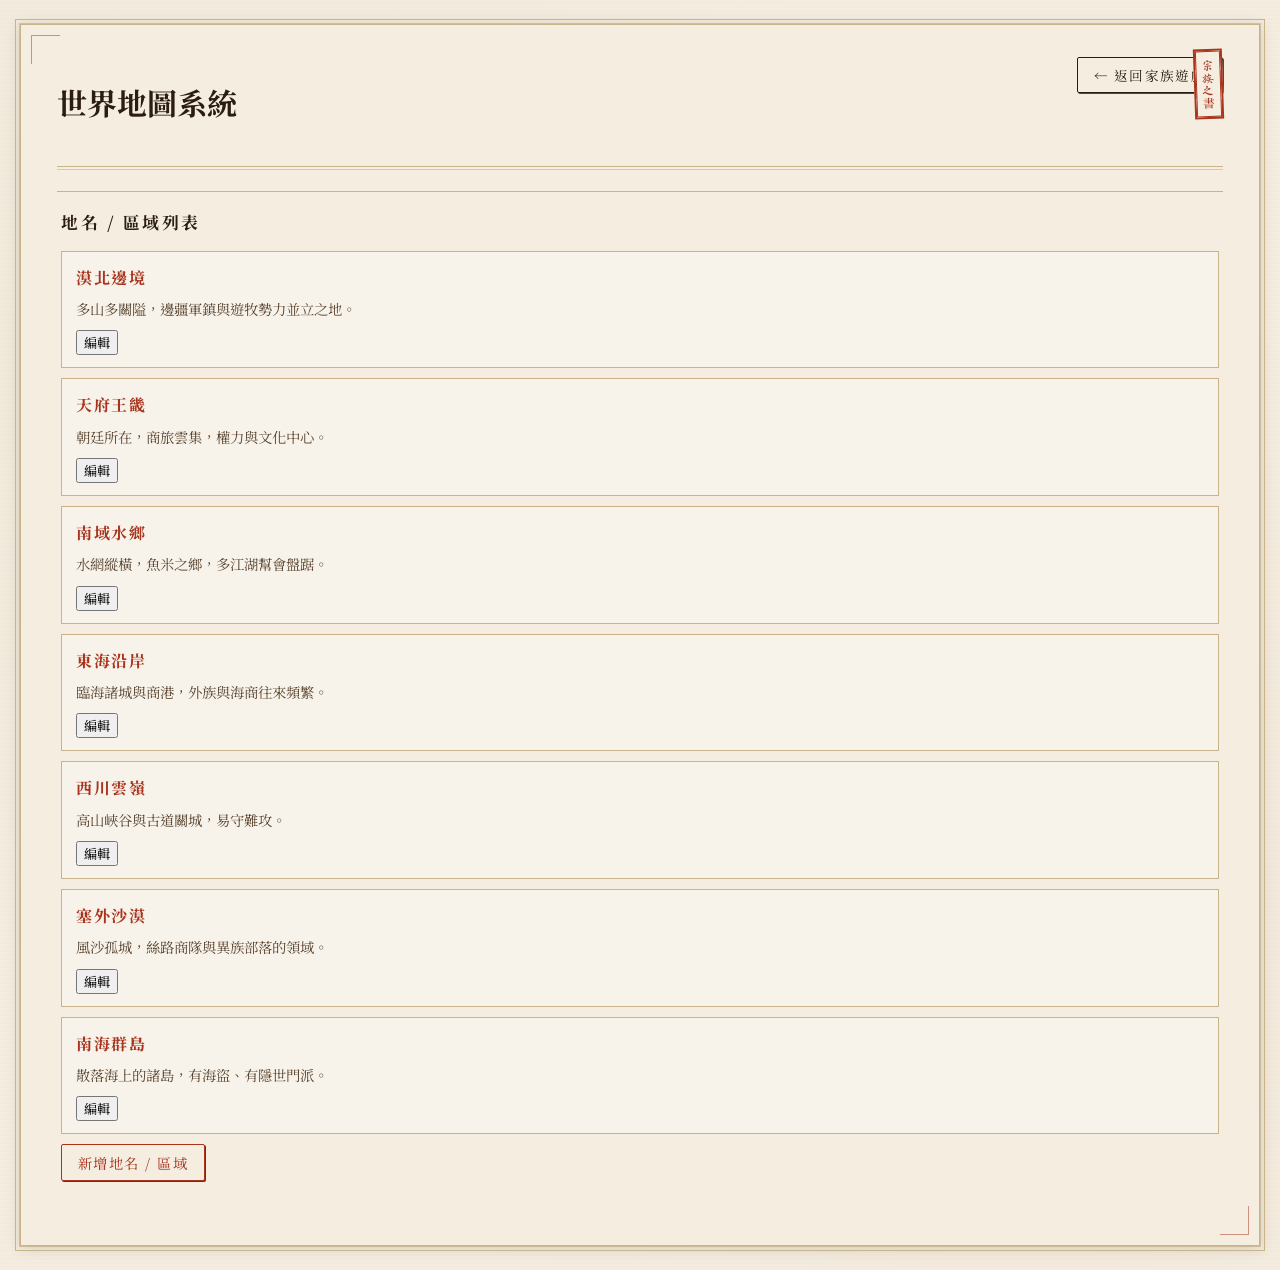
<file: map.html>
<!DOCTYPE html>
<html lang="zh-Hant">
<head>
  <meta charset="UTF-8" />
  <title>世界地圖系統</title>
  <meta name="viewport" content="width=device-width, initial-scale=1">
  <link rel="stylesheet" href="css/style.css" />
</head>
<body>
  <div class="app">
    <header class="top-bar">
      <h1>世界地圖系統</h1>
      <button onclick="window.location='index.html'" class="back-btn">← 返回家族遊戲</button>
    </header>
    <section class="panel">
      <h2>地名 / 區域列表</h2>
      <div id="regionList"></div>
      <button id="addRegionBtn" class="primary-btn">新增地名 / 區域</button>
    </section>
    <section id="editorPanel" class="panel" style="display:none;">
      <h2 id="editorTitle">編輯地區</h2>
      <label>名稱 <input id="regionName" /></label>
      <label>描述 <textarea id="regionDesc"></textarea></label>
      <button id="saveRegionBtn" class="primary-btn">儲存</button>
      <button id="cancelEditBtn" class="secondary-btn">取消</button>
    </section>
  </div>
  <script src="js/constants.js"></script>
  <script src="js/state.js"></script>
  <script src="js/utils.js"></script>
  <script src="js/storage.js"></script>
  <script src="js/map.js"></script>
</body>
</html>
</file>
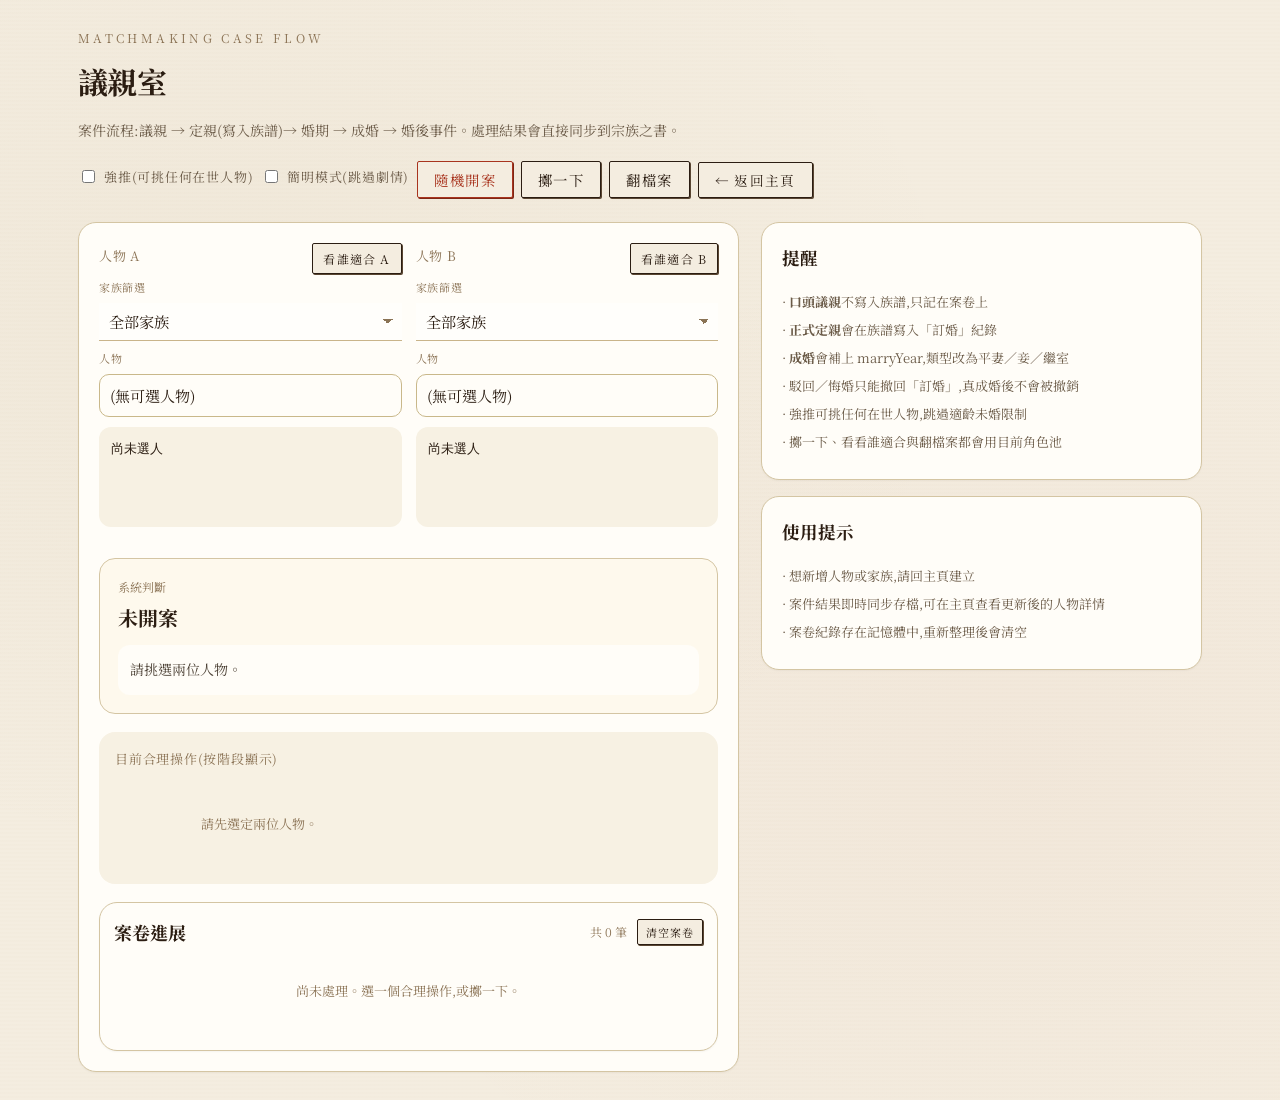
<file: match.html>
<!DOCTYPE html>
<html lang="zh-Hant">
<head>
  <meta charset="UTF-8" />
  <title>議親室 — 宗族之書</title>
  <meta name="viewport" content="width=device-width, initial-scale=1" />
  <link rel="stylesheet" href="css/style.css" />
  <style>
    /* 議親室專屬樣式 — 沿用亂點鴛鴦譜的卡片質感,但配色貼合宗族之書 */
    .match-page {
      max-width: 1180px;
      margin: 0 auto;
      padding: 28px;
    }
    .match-header {
      display: flex;
      justify-content: space-between;
      align-items: flex-end;
      gap: 18px;
      margin-bottom: 24px;
      flex-wrap: wrap;
    }
    .match-kicker {
      font-size: 12px;
      letter-spacing: .28em;
      color: #8b7355;
      margin: 0 0 8px;
    }
    .match-header h1 {
      font-size: 30px;
      margin: 0;
      letter-spacing: -0.02em;
    }
    .match-subtitle {
      max-width: 680px;
      color: #6b5b48;
      margin: 12px 0 0;
      font-size: 14px;
    }
    .toolbar {
      display: flex;
      gap: 8px;
      flex-wrap: wrap;
      align-items: center;
    }
    .match-grid {
      display: grid;
      grid-template-columns: 1.2fr 0.8fr;
      gap: 22px;
      align-items: start;
    }
    .match-card {
      background: #fffdf8;
      border: 1px solid #d4c5a3;
      border-radius: 18px;
      padding: 20px;
      box-shadow: 0 1px 2px rgba(0,0,0,.04);
    }
    .two-col {
      display: grid;
      grid-template-columns: 1fr 1fr;
      gap: 14px;
    }
    .two-col label {
      display: block;
      font-size: 13px;
      color: #8b7355;
      margin-bottom: 6px;
    }
    .person-card {
      margin-top: 10px;
      padding: 12px;
      background: #f7f1e3;
      border-radius: 12px;
      font-size: 13px;
      white-space: pre-wrap;
      line-height: 1.7;
      min-height: 100px;
    }
    .case-card {
      padding: 18px;
      border: 1px solid #d4c5a3;
      border-radius: 16px;
      background: #fef9ed;
      margin-top: 18px;
    }
    .case-card h2 {
      margin: 4px 0 10px;
      font-size: 20px;
    }
    pre.summary {
      white-space: pre-wrap;
      margin: 0;
      background: #fffdf8;
      border-radius: 12px;
      padding: 12px;
      color: #4a3f33;
      font-size: 14px;
      line-height: 1.8;
      font-family: inherit;
    }
    .action-panel {
      margin-top: 18px;
      padding: 16px;
      background: #f7f1e3;
      border-radius: 16px;
    }
    .actions {
      display: grid;
      grid-template-columns: 1fr 1fr;
      gap: 8px;
      margin-top: 10px;
    }
    .action-btn {
      text-align: left;
      border: 1px solid #c9b88a;
      border-radius: 12px;
      background: #fffdf8;
      padding: 12px;
      cursor: pointer;
      min-height: 52px;
      font: inherit;
      transition: .15s ease;
      color: #4a3f33;
    }
    .action-btn:hover {
      background: #4a3f33;
      color: #fffdf8;
    }
    .action-btn.pending {
      background: #fef3c7;
      border-color: #b8860b;
      color: #4a3f33;
    }
    .pending-note {
      font-size: 11px;
      color: #b8860b;
      margin-left: 4px;
    }
    .input-panel {
      margin-top: 12px;
      padding: 14px;
      background: rgba(254,243,199,.5);
      border: 1px solid #e2c98c;
      border-radius: 14px;
    }
    .input-panel.hidden { display: none; }
    .input-panel-title {
      font-size: 11px;
      color: #b8860b;
      font-weight: 700;
      letter-spacing: .15em;
      margin-bottom: 10px;
    }
    .input-grid {
      display: grid;
      grid-template-columns: 1fr 1fr;
      gap: 10px;
    }
    .input-grid.three { grid-template-columns: 1fr 1fr 1fr; }
    .input-grid label {
      display: block;
      font-size: 12px;
      color: #8b7355;
      margin-bottom: 4px;
    }
    .input-grid input, .input-grid select {
      width: 100%;
      padding: 8px 10px;
      border: 1px solid #c9b88a;
      border-radius: 10px;
      background: #fffdf8;
      font: inherit;
    }
    .confirm-row {
      display: flex;
      gap: 8px;
      margin-top: 10px;
    }
    .history {
      margin-top: 18px;
    }
    .history-header {
      display: flex;
      justify-content: space-between;
      align-items: center;
      margin-bottom: 10px;
    }
    .history-header h3 {
      margin: 0;
      font-size: 18px;
    }
    .small-muted {
      color: #8b7355;
      font-size: 12px;
    }
    .chapter {
      border: 1px solid #d4c5a3;
      background: #fffdf8;
      border-radius: 14px;
      padding: 12px;
      font-size: 13px;
      margin-bottom: 8px;
      line-height: 1.7;
    }
    .chapter.event {
      background: #fef9ed;
      border-color: #e2c98c;
    }
    .chapter-title {
      font-weight: 700;
      margin-bottom: 4px;
    }
    .reaction-box {
      margin-top: 8px;
      background: #f7f1e3;
      border-radius: 10px;
      padding: 8px 10px;
    }
    .reaction-title {
      font-weight: 700;
      margin-bottom: 6px;
      font-size: 12px;
    }
    .side-stack {
      display: grid;
      gap: 16px;
    }
    .note-list {
      padding-left: 0;
      margin: 0;
      list-style: none;
      color: #6b5b48;
      font-size: 13px;
    }
    .note-list li { margin-bottom: 6px; }
    .toggle-row {
      display: flex;
      align-items: center;
      gap: 6px;
      font-size: 13px;
      color: #6b5b48;
    }
    .modal-backdrop {
      position: fixed; inset: 0;
      background: rgba(0,0,0,.4);
      display: none;
      justify-content: center;
      align-items: center;
      padding: 18px;
      z-index: 999;
    }
    .modal-backdrop.active { display: flex; }
    .modal-inner {
      width: min(900px, 100%);
      max-height: 86vh;
      background: #fffdf8;
      border-radius: 18px;
      overflow: hidden;
      display: flex;
      flex-direction: column;
    }
    .modal-header {
      padding: 14px;
      border-bottom: 1px solid #d4c5a3;
      display: flex;
      justify-content: space-between;
      align-items: center;
    }
    .modal-header h3 { margin: 0; font-size: 16px; }
    .modal-tabs {
      display: flex;
      gap: 6px;
      padding: 10px;
      border-bottom: 1px solid #d4c5a3;
    }
    .tab {
      border: none;
      border-radius: 10px;
      padding: 6px 12px;
      background: #f7f1e3;
      cursor: pointer;
      font: inherit;
      color: #4a3f33;
    }
    .tab.active { background: #4a3f33; color: #fffdf8; }
    .modal-search {
      display: flex;
      gap: 6px;
      padding: 10px;
    }
    .modal-search input, .modal-search select {
      flex: 1;
      padding: 8px;
      border: 1px solid #c9b88a;
      border-radius: 10px;
      background: #fffdf8;
      font: inherit;
    }
    .modal-body {
      padding: 10px;
      overflow: auto;
    }
    .archive-item {
      border: 1px solid #d4c5a3;
      background: #fffdf8;
      border-radius: 12px;
      padding: 12px;
      margin-bottom: 8px;
    }
    .archive-item.event-archive { background: #fef9ed; }
    .archive-top {
      display: flex;
      justify-content: space-between;
      gap: 10px;
      align-items: start;
    }
    .archive-name { font-weight: 700; font-size: 15px; }
    .archive-sub { color: #8b7355; font-size: 12px; margin-top: 2px; }
    .archive-pre {
      white-space: pre-wrap;
      background: #f7f1e3;
      border-radius: 10px;
      padding: 8px 10px;
      margin-top: 8px;
      color: #4a3f33;
      font-family: inherit;
      font-size: 12px;
      line-height: 1.7;
    }
    .suggestion-score { color: #8b7355; font-size: 12px; margin-top: 2px; }
    .reason { font-size: 13px; margin-top: 6px; line-height: 1.6; }
    .concern-label { color: #b45309; }
    .empty {
      text-align: center;
      color: #8b7355;
      padding: 20px;
      font-size: 13px;
    }
    .hidden { display: none !important; }
    select#aPerson, select#bPerson {
      width: 100%;
      padding: 8px 10px;
      border: 1px solid #c9b88a;
      border-radius: 10px;
      background: #fffdf8;
      font: inherit;
    }
    @media (max-width: 900px) {
      .match-page { padding: 16px; }
      .match-grid { grid-template-columns: 1fr; }
      .two-col, .actions, .input-grid, .input-grid.three { grid-template-columns: 1fr; }
    }

    /* ============ v6+:議親條件單 ============ */
    .intent-section {
      padding: 14px 16px;
      border-bottom: 1px dashed #d4c5a3;
    }
    .intent-section:last-child { border-bottom: none; }
    .intent-section-title {
      font-size: 13px;
      letter-spacing: .08em;
      color: #6b5b48;
      margin-bottom: 10px;
      display: flex;
      align-items: center;
      gap: 10px;
    }
    .intent-count {
      font-size: 11px;
      color: #8b7355;
      background: #f7f1e3;
      padding: 2px 8px;
      border-radius: 10px;
    }

    /* 婚事性質卡 */
    .intent-kind-list {
      display: grid;
      grid-template-columns: repeat(auto-fill, minmax(220px, 1fr));
      gap: 8px;
    }
    .intent-kind {
      display: flex;
      gap: 10px;
      align-items: flex-start;
      padding: 10px 12px;
      border: 1px solid #d4c5a3;
      border-radius: 10px;
      background: #fffdf8;
      cursor: pointer;
      transition: background .15s;
    }
    .intent-kind:hover { background: #fbf6e8; }
    .intent-kind.selected {
      background: #4a3f33;
      color: #fffdf8;
      border-color: #4a3f33;
    }
    .intent-kind.selected .intent-kind-hint { color: #e8dec8; }
    .intent-kind input { margin-top: 3px; }
    .intent-kind-title { font-size: 14px; font-weight: 600; }
    .intent-kind-hint { font-size: 11px; color: #8b7355; margin-top: 2px; }

    /* 看重 / 忌諱勾選 */
    .intent-check-list {
      display: grid;
      grid-template-columns: repeat(auto-fill, minmax(240px, 1fr));
      gap: 6px;
    }
    .intent-check {
      display: flex;
      gap: 8px;
      align-items: center;
      padding: 6px 10px;
      border-radius: 8px;
      cursor: pointer;
      font-size: 13px;
    }
    .intent-check:hover { background: #f7f1e3; }
    .intent-check input { cursor: pointer; }

    /* 子區塊(出身、職業詳細選擇) */
    .intent-subblock {
      margin-top: 10px;
      padding: 10px 12px;
      background: #f7f1e3;
      border-radius: 10px;
      transition: opacity .2s;
    }
    .intent-subblock.disabled {
      opacity: 0.4;
      pointer-events: none;
    }
    .intent-sub-title {
      font-size: 12px;
      color: #6b5b48;
      margin-bottom: 6px;
    }
    .intent-tag-list {
      display: flex;
      flex-wrap: wrap;
      gap: 6px;
    }
    .intent-tag {
      padding: 4px 10px;
      border: 1px solid #c9b88a;
      border-radius: 14px;
      background: #fffdf8;
      font-size: 12px;
      cursor: pointer;
      user-select: none;
    }
    .intent-tag:hover { background: #fbf6e8; }
    .intent-tag.selected {
      background: #4a3f33;
      color: #fffdf8;
      border-color: #4a3f33;
    }
    #intentTabooOriginSel {
      width: 100%;
      padding: 6px 10px;
      border: 1px solid #c9b88a;
      border-radius: 8px;
      background: #fffdf8;
      font: inherit;
    }

    /* 備註 */
    #intentNote {
      width: 100%;
      padding: 8px 10px;
      border: 1px solid #c9b88a;
      border-radius: 10px;
      background: #fffdf8;
      font: inherit;
      resize: vertical;
    }

    /* 採用按鈕列 */
    .intent-actions {
      padding: 14px 16px;
      display: flex;
      justify-content: flex-end;
      gap: 8px;
      background: #f7f1e3;
    }
    .btn-primary {
      background: #4a3f33;
      color: #fffdf8;
      border-color: #4a3f33;
    }

    /* ============ 推薦清單頂部的條件摘要 ============ */
    .intent-summary {
      background: #f7f1e3;
      border: 1px solid #d4c5a3;
      border-radius: 10px;
      padding: 10px 12px;
      margin-bottom: 10px;
      font-size: 12px;
    }
    .intent-summary-row {
      display: flex;
      gap: 8px;
      padding: 2px 0;
    }
    .intent-summary-label {
      color: #8b7355;
      min-width: 64px;
      flex-shrink: 0;
    }
    .intent-summary-value { color: #4a3f33; }
    .intent-summary-actions {
      margin-top: 8px;
      display: flex;
      align-items: center;
      gap: 10px;
      flex-wrap: wrap;
    }
    .intent-summary-hint {
      font-size: 11px;
      color: #a39074;
      font-style: italic;
    }

    /* ============ v6+:劇情議親案卷 ============ */
    .nar-header {
      padding: 14px 16px;
      border-bottom: 1px dashed #d4c5a3;
    }
    .nar-pair {
      font-size: 16px;
      font-weight: 600;
      color: #4a3f33;
      margin-bottom: 10px;
    }
    .nar-stages {
      display: flex;
      gap: 4px;
      flex-wrap: wrap;
    }
    .nar-stage-pill {
      display: inline-flex;
      align-items: center;
      gap: 6px;
      padding: 5px 12px;
      border-radius: 14px;
      font-size: 12px;
      background: #f7f1e3;
      color: #8b7355;
      border: 1px solid #d4c5a3;
    }
    .nar-stage-pill.done {
      background: #e6dec4;
      color: #6b5b48;
    }
    .nar-stage-pill.current {
      background: #4a3f33;
      color: #fffdf8;
      border-color: #4a3f33;
    }
    .nar-stage-num {
      display: inline-flex;
      align-items: center;
      justify-content: center;
      width: 16px;
      height: 16px;
      border-radius: 50%;
      background: rgba(255,255,255,0.2);
      font-size: 10px;
    }
    .nar-stage-pill.pending .nar-stage-num {
      background: #d4c5a3;
      color: #fff;
    }

    /* 合適度條 */
    .nar-score-block {
      padding: 14px 16px;
      border-bottom: 1px dashed #d4c5a3;
    }
    .nar-score-label {
      font-size: 12px;
      letter-spacing: .08em;
      color: #8b7355;
      margin-bottom: 6px;
    }
    .nar-score-row {
      display: flex;
      align-items: center;
      gap: 12px;
    }
    .nar-score-bar {
      flex: 1;
      height: 18px;
      background: #f0e8d2;
      border-radius: 9px;
      overflow: hidden;
      box-shadow: inset 0 1px 2px rgba(0,0,0,0.08);
    }
    .nar-score-fill {
      height: 100%;
      border-radius: 9px;
    }
    .nar-score-num {
      font-size: 24px;
      font-weight: 700;
      min-width: 50px;
      text-align: right;
    }
    .nar-score-trail {
      font-size: 11px;
      color: #a39074;
      margin-top: 5px;
      font-style: italic;
    }

    /* 事件卡 */
    .nar-event {
      padding: 16px;
      border-bottom: 1px dashed #d4c5a3;
    }
    .nar-event-kicker {
      font-size: 11px;
      letter-spacing: .15em;
      color: #8b7355;
      margin-bottom: 6px;
    }
    .nar-event-title {
      font-size: 18px;
      font-weight: 600;
      color: #4a3f33;
      margin-bottom: 10px;
    }
    .nar-event-body {
      font-size: 14px;
      line-height: 1.7;
      color: #4a3f33;
      padding: 12px 14px;
      background: #f7f1e3;
      border-radius: 10px;
      margin-bottom: 14px;
    }

    /* 選項 */
    .nar-choices {
      display: flex;
      flex-direction: column;
      gap: 8px;
    }
    .nar-choice {
      text-align: left;
      padding: 12px 14px;
      border: 1px solid #d4c5a3;
      border-radius: 12px;
      background: #fffdf8;
      cursor: pointer;
      font: inherit;
      transition: background .15s, border-color .15s, transform .1s;
    }
    .nar-choice:hover {
      background: #fbf6e8;
      border-color: #4a3f33;
    }
    .nar-choice:active {
      transform: scale(0.99);
    }
    .nar-choice-head {
      margin-bottom: 4px;
    }
    .nar-choice-delta {
      display: inline-block;
      padding: 2px 10px;
      border-radius: 10px;
      font-size: 12px;
      font-weight: 600;
    }
    .nar-choice-delta.pos { background: #dcebc9; color: #5b7a3a; }
    .nar-choice-delta.neg { background: #f0d4c4; color: #a3491e; }
    .nar-choice-delta.unknown {
      background: #e8dec8;
      color: #6b5b48;
    }
    .nar-choice-label {
      font-size: 14px;
      color: #4a3f33;
      line-height: 1.5;
    }
    .nar-choice-hint {
      font-size: 11px;
      color: #a39074;
      font-style: italic;
      margin-top: 4px;
    }

    /* 結局 */
    .nar-outcome {
      padding: 18px 16px;
      border-bottom: 1px dashed #d4c5a3;
      text-align: center;
      background: linear-gradient(180deg, #fffdf8 0%, #f7f1e3 100%);
    }
    .nar-outcome-label {
      font-size: 12px;
      letter-spacing: .2em;
      color: #8b7355;
      margin-bottom: 8px;
    }
    .nar-outcome-title {
      font-size: 24px;
      font-weight: 700;
      color: #4a3f33;
      margin-bottom: 6px;
    }
    .nar-outcome-desc {
      font-size: 13px;
      color: #6b5b48;
      line-height: 1.7;
    }

    /* 歷史紀錄 */
    .nar-history {
      padding: 14px 16px;
      background: #f7f1e3;
    }
    .nar-history-title {
      font-size: 11px;
      letter-spacing: .15em;
      color: #8b7355;
      margin-bottom: 10px;
    }
    .nar-history-row {
      padding: 8px 0;
      border-bottom: 1px dashed #d4c5a3;
    }
    .nar-history-row:last-child { border-bottom: none; }
    .nar-history-stage {
      font-size: 13px;
      font-weight: 600;
      color: #4a3f33;
    }
    .nar-history-choice {
      font-size: 12px;
      color: #6b5b48;
      margin-top: 2px;
    }
    .nar-delta {
      display: inline-block;
      padding: 1px 8px;
      border-radius: 8px;
      font-size: 11px;
      font-weight: 600;
      margin-left: 6px;
    }
    .nar-delta.pos { background: #dcebc9; color: #5b7a3a; }
    .nar-delta.neg { background: #f0d4c4; color: #a3491e; }
    .nar-history-conseq {
      font-size: 12px;
      color: #8b7355;
      margin-top: 4px;
      font-style: italic;
      line-height: 1.6;
    }
    .chapter-pre {
      font: inherit;
      margin: 4px 0 0;
      white-space: pre-wrap;
      color: #4a3f33;
      line-height: 1.7;
    }
    .chapter.narrative {
      border-left: 3px solid #a08544;
      background: #fdf9ed;
    }

    /* ============ v6+:議親狀態區的合適度條 ============ */
    .pair-score-empty {
      margin-top: 10px;
      padding: 8px 10px;
      background: #f7f1e3;
      border-radius: 8px;
      font-size: 12px;
      color: #8b7355;
      font-style: italic;
    }
    .pair-score-block {
      margin-top: 12px;
      padding: 10px 12px;
      background: #f7f1e3;
      border-radius: 10px;
    }
    .pair-score-label {
      font-size: 11px;
      letter-spacing: .1em;
      color: #8b7355;
      margin-bottom: 5px;
    }
    .pair-score-row {
      display: flex;
      align-items: center;
      gap: 10px;
    }
    .pair-score-bar {
      flex: 1;
      height: 14px;
      background: #fffdf8;
      border-radius: 7px;
      overflow: hidden;
      box-shadow: inset 0 1px 2px rgba(0,0,0,0.08);
    }
    .pair-score-fill {
      height: 100%;
      border-radius: 7px;
      transition: width .4s, background .4s;
    }
    .pair-score-num {
      font-size: 20px;
      font-weight: 700;
      min-width: 40px;
      text-align: right;
    }
    .pair-score-trail {
      font-size: 11px;
      color: #a39074;
      margin-top: 4px;
      font-style: italic;
    }
    .pair-score-break-warn {
      margin-top: 8px;
      padding: 6px 10px;
      background: #f0d4c4;
      border-left: 2px solid #a3491e;
      border-radius: 4px;
      font-size: 12px;
      color: #6b3014;
      line-height: 1.6;
    }
    .pair-score-details {
      margin-top: 8px;
      font-size: 12px;
    }
    .pair-score-details summary {
      cursor: pointer;
      color: #6b5b48;
      padding: 4px 0;
    }
    .pair-score-hist-row {
      padding: 6px 0;
      border-top: 1px dashed #d4c5a3;
    }
    .pair-score-hist-choice {
      color: #6b5b48;
      margin-top: 2px;
    }
    .pair-score-hist-conseq {
      color: #8b7355;
      font-style: italic;
      margin-top: 3px;
      line-height: 1.6;
    }

    /* 劇情視窗警示 */
    .nar-warning {
      margin: 0 16px 12px;
      padding: 10px 12px;
      background: #f0d4c4;
      border-left: 3px solid #a3491e;
      border-radius: 6px;
      color: #6b3014;
      font-size: 13px;
      line-height: 1.7;
    }
  </style>
</head>
<body>
  <main class="match-page">
    <section class="match-header">
      <div>
        <p class="match-kicker">MATCHMAKING CASE FLOW</p>
        <h1>議親室</h1>
        <p class="match-subtitle">案件流程:議親 → 定親(寫入族譜)→ 婚期 → 成婚 → 婚後事件。處理結果會直接同步到宗族之書。</p>
      </div>
      <div class="toolbar">
        <label class="toggle-row">
          <input type="checkbox" id="forcePickToggle" />
          強推(可挑任何在世人物)
        </label>
        <label class="toggle-row">
          <input type="checkbox" id="skipNarrativeToggle" />
          簡明模式(跳過劇情)
        </label>
        <button class="btn primary-btn" id="randomizeBtn">隨機開案</button>
        <button class="btn" id="rollBtn">擲一下</button>
        <button class="btn" id="archiveBtn">翻檔案</button>
        <button class="btn back-btn" onclick="window.location='index.html'">← 返回主頁</button>
      </div>
    </section>

    <section class="match-grid">
      <div class="match-card">
        <div class="two-col">
          <div>
            <div style="display:flex;justify-content:space-between;gap:10px;align-items:center;">
              <label>人物 A</label>
              <button class="btn" id="suggestABtn" style="font-size:12px;padding:6px 10px;">看誰適合 A</button>
            </div>
            <label style="font-size:11px;color:#8b7355;margin-top:4px;">家族篩選</label>
            <select id="aFamilyFilter"></select>
            <label style="font-size:11px;color:#8b7355;margin-top:8px;">人物</label>
            <select id="aPerson"></select>
            <pre class="person-card" id="aInfo"></pre>
          </div>
          <div>
            <div style="display:flex;justify-content:space-between;gap:10px;align-items:center;">
              <label>人物 B</label>
              <button class="btn" id="suggestBBtn" style="font-size:12px;padding:6px 10px;">看誰適合 B</button>
            </div>
            <label style="font-size:11px;color:#8b7355;margin-top:4px;">家族篩選</label>
            <select id="bFamilyFilter"></select>
            <label style="font-size:11px;color:#8b7355;margin-top:8px;">人物</label>
            <select id="bPerson"></select>
            <pre class="person-card" id="bInfo"></pre>
          </div>
        </div>

        <div class="case-card">
          <div class="small-muted">系統判斷</div>
          <h2 id="caseTitle"></h2>
          <pre class="summary" id="caseSummary"></pre>
          <div id="pairScoreBox"></div>
        </div>

        <div class="action-panel">
          <label style="font-size:13px;color:#8b7355;">目前合理操作(按階段顯示)</label>
          <div class="actions" id="actions"></div>

          <div class="input-panel hidden" id="inputPanel">
            <div class="input-panel-title">這一步的細節</div>
            <div id="dynamicInputs"></div>
            <div class="confirm-row">
              <button type="button" class="btn primary-btn" id="confirmActionBtn" onclick="matchConfirm()">確認執行</button>
              <button type="button" class="btn" id="cancelActionBtn" onclick="matchCancel()">取消</button>
            </div>
          </div>
        </div>

        <div class="match-card history" style="margin-top:18px;padding:14px;">
          <div class="history-header">
            <h3>案卷進展</h3>
            <div style="display:flex;align-items:center;gap:10px;">
              <span class="small-muted" id="historyCount">共 0 筆</span>
              <button class="btn" id="clearChaptersBtn" style="font-size:11px;padding:4px 8px;">清空案卷</button>
            </div>
          </div>
          <div id="chapters"></div>
        </div>
      </div>

      <aside class="side-stack">
        <div class="match-card">
          <h3 style="margin-top:0;">提醒</h3>
          <ul class="note-list">
            <li>· <strong>口頭議親</strong>不寫入族譜,只記在案卷上</li>
            <li>· <strong>正式定親</strong>會在族譜寫入「訂婚」紀錄</li>
            <li>· <strong>成婚</strong>會補上 marryYear,類型改為平妻／妾／繼室</li>
            <li>· 駁回／悔婚只能撤回「訂婚」,真成婚後不會被撤銷</li>
            <li>· 強推可挑任何在世人物,跳過適齡未婚限制</li>
            <li>· 擲一下、看看誰適合與翻檔案都會用目前角色池</li>
          </ul>
        </div>

        <div class="match-card">
          <h3 style="margin-top:0;">使用提示</h3>
          <ul class="note-list">
            <li>· 想新增人物或家族,請回主頁建立</li>
            <li>· 案件結果即時同步存檔,可在主頁查看更新後的人物詳情</li>
            <li>· 案卷紀錄存在記憶體中,重新整理後會清空</li>
          </ul>
        </div>
      </aside>
    </section>
  </main>

  <!-- 翻檔案 -->
  <div class="modal-backdrop" id="archiveModal">
    <div class="modal-inner">
      <div class="modal-header">
        <h3>翻檔案</h3>
        <button class="btn" id="closeArchiveBtn">關閉</button>
      </div>
      <div class="modal-tabs">
        <button class="tab active" id="peopleTab">人物名冊</button>
        <button class="tab" id="eventsTab">案卷紀錄</button>
      </div>
      <div class="modal-search">
        <input id="archiveSearch" placeholder="搜尋姓名／家族／身分／備註／事件內容" />
        <select id="archiveFilter"></select>
      </div>
      <div class="modal-body" id="archiveBody"></div>
    </div>
  </div>

  <!-- 看看誰適合 -->
  <div class="modal-backdrop" id="suggestionsModal">
    <div class="modal-inner">
      <div class="modal-header">
        <h3 id="suggestionsTitle">議親建議</h3>
        <button class="btn" id="closeSuggestionsBtn">關閉</button>
      </div>
      <div class="modal-body" id="suggestionsBody"></div>
    </div>
  </div>

  <!-- v6+:議親條件單(本次議親意向) -->
  <div class="modal-backdrop" id="intentModal">
    <div class="modal-inner">
      <div class="modal-header">
        <h3 id="intentTitle">本次議親條件</h3>
        <button class="btn" id="closeIntentBtn">關閉</button>
      </div>
      <div class="modal-body" id="intentBody"></div>
    </div>
  </div>

  <!-- v6+:劇情議親案卷 -->
  <div class="modal-backdrop" id="narrativeModal">
    <div class="modal-inner">
      <div class="modal-header">
        <h3 id="narrativeTitle">劇情議親</h3>
        <button class="btn" id="closeNarrativeBtn">關閉</button>
      </div>
      <div class="modal-body" id="narrativeBody"></div>
    </div>
  </div>

  <!-- v6+:破局事由(誰提出) -->
  <div class="modal-backdrop" id="dissolveModal">
    <div class="modal-inner">
      <div class="modal-header">
        <h3 id="dissolveTitle">破局事由</h3>
        <button class="btn" id="closeDissolveBtn">關閉</button>
      </div>
      <div class="modal-body" id="dissolveBody"></div>
    </div>
  </div>

  <!-- DOM stub:供 family.js / 共用函式抓不到主頁元素時不爆 -->
  <div style="display:none;">
    <input id="personParentId" type="hidden" />
    <button id="cancelChildModeBtn"></button>
    <select id="personFamily"></select>
  </div>

  <!-- 載入順序:底層 → 領域 → 議親室本身 -->
  <script src="js/constants.js"></script>
  <script src="js/state.js"></script>
  <script src="js/utils.js"></script>
  <script src="js/relations.js"></script>
  <script src="js/storage.js"></script>
  <script src="js/time.js"></script>
  <script src="js/family.js"></script>
  <script src="js/match.js"></script>
</body>
</html>
</file>
<file: css/style.css>
/* ============================================================
   宗族之書 — 古籍版 (Tome Edition)
   只換 CSS,不動任何 JS 邏輯
   ============================================================ */

/* ---------- 字體 ---------- */
@import url('https://fonts.googleapis.com/css2?family=Noto+Serif+TC:wght@400;500;600;700;900&family=Ma+Shan+Zheng&display=swap');

:root {
  /* 紙與墨 */
  --paper:        #f4ede0;        /* 主紙色:暖米白 */
  --paper-deep:   #ebe1cf;        /* 深一階,用於分區/側邊 */
  --paper-edge:   #d9c9a8;        /* 紙緣/裝幀色 */
  --ink:          #2b1d12;        /* 主墨色,深棕,不是純黑 */
  --ink-soft:     #5a4632;        /* 次要文字 */
  --ink-faint:    #8a7355;        /* 提示/次次要 */
  --vermilion:    #a8341e;        /* 朱砂 — 標題/印章/關鍵動作 */
  --vermilion-deep:#7e2614;       /* 朱砂深 — hover */
  --gold:         #8b6a2a;        /* 古銅金,輔助強調 */
  --line:         #c9b48a;        /* 主線條色 */
  --line-soft:    #d9c9a8;        /* 弱線 */

  --radius-sm: 2px;               /* 古籍幾乎沒有大圓角 */
  --radius-md: 4px;

  --shadow-page: 0 2px 14px rgba(70, 50, 20, 0.18),
                 0 0 0 1px var(--paper-edge);
}

/* ---------- 重設與基底 ---------- */
* { box-sizing: border-box; }

html, body {
  margin: 0;
  padding: 0;
}

body {
  font-family: "Noto Serif TC", "Songti TC", "PingFang TC", serif;
  font-size: 15px;
  line-height: 1.7;
  color: var(--ink);
  background:
    /* 細微的紙紋(用兩層 radial-gradient 模擬纖維與斑點) */
    radial-gradient(ellipse at 20% 30%, rgba(139, 106, 42, 0.04) 0%, transparent 50%),
    radial-gradient(ellipse at 80% 70%, rgba(168, 52, 30, 0.03) 0%, transparent 50%),
    repeating-linear-gradient(
      0deg,
      transparent 0px,
      transparent 2px,
      rgba(139, 106, 42, 0.012) 2px,
      rgba(139, 106, 42, 0.012) 4px
    ),
    var(--paper);
  min-height: 100vh;
}

/* ---------- 整體裝幀 .app — 開卷的對開書頁 ---------- */
.app {
  max-width: 1240px;
  margin: 24px auto;
  padding: 32px 36px 40px;
  background: var(--paper);
  position: relative;
  /* 古籍對開書頁的雙線裝幀 */
  border: 1px solid var(--line);
  outline: 1px solid var(--line);
  outline-offset: 4px;
  box-shadow: var(--shadow-page);
}

/* 書頁四角的裝飾性「魚尾」/角花 */
.app::before,
.app::after {
  content: "";
  position: absolute;
  width: 28px;
  height: 28px;
  border: 1px solid var(--vermilion);
  opacity: 0.5;
  pointer-events: none;
}
.app::before {
  top: 10px; left: 10px;
  border-right: none; border-bottom: none;
}
.app::after {
  bottom: 10px; right: 10px;
  border-left: none; border-top: none;
}

/* ---------- 頂部 .top-bar — 題簽 + 章印 ---------- */
.top-bar {
  display: flex;
  justify-content: space-between;
  align-items: flex-start;
  gap: 24px;
  padding-bottom: 18px;
  margin-bottom: 24px;
  border-bottom: 1px solid var(--line);
  position: relative;
  flex-wrap: wrap;
}

/* 題簽下面再加一條細線,雙線分隔(古籍版心) */
.top-bar::after {
  content: "";
  position: absolute;
  left: 0; right: 0; bottom: -4px;
  border-bottom: 1px solid var(--line-soft);
}

.title-block h1 {
  margin: 0 0 6px;
  font-family: "Noto Serif TC", serif;
  font-weight: 900;
  font-size: 1.9rem;
  letter-spacing: 0.15em;
  color: var(--ink);
  /* 標題前一條短墨槓,像書名旁的句讀 */
  position: relative;
  padding-left: 18px;
}
.title-block h1::before {
  content: "";
  position: absolute;
  left: 0; top: 50%;
  transform: translateY(-50%);
  width: 6px;
  height: 1.4em;
  background: var(--vermilion);
}

.subtitle {
  margin: 2px 0;
  font-size: 0.92rem;
  color: var(--ink-soft);
  letter-spacing: 0.05em;
}
.subtitle.small {
  font-size: 0.85rem;
  color: var(--ink-faint);
}

/* 朱文方印 — 放在右上角,作為「宗族之書」的視覺定錨 */
.top-bar::before {
  content: "宗\A族\A之\A書";
  white-space: pre;
  position: absolute;
  right: 0;
  top: -8px;
  font-family: "Ma Shan Zheng", "Noto Serif TC", serif;
  font-size: 0.75rem;
  line-height: 1.05;
  color: var(--vermilion);
  background: var(--paper);
  border: 2px solid var(--vermilion);
  padding: 8px 6px;
  text-align: center;
  letter-spacing: 0.05em;
  /* 章印的微微歪斜 */
  transform: rotate(-2deg);
  box-shadow: inset 0 0 0 1px var(--vermilion);
}

.top-actions {
  display: flex;
  gap: 8px;
  flex-wrap: wrap;
  margin-top: 6px;
  margin-right: 70px; /* 讓出章印的位置 */
}

/* ---------- 主版心 .layout ---------- */
.layout {
  display: grid;
  grid-template-columns: minmax(340px, 380px) minmax(0, 1fr);
  gap: 24px;
  position: relative;
}

/* 兩欄之間的版心分隔線(古籍版式) */
.layout::before {
  content: "";
  position: absolute;
  left: calc(380px + 12px);
  top: 0; bottom: 0;
  border-left: 1px solid var(--line-soft);
  /* 雙線 */
  box-shadow: 2px 0 0 -1px var(--line-soft);
  pointer-events: none;
}

@media (max-width: 980px) {
  .layout { grid-template-columns: 1fr; gap: 16px; }
  .layout::before { display: none; }
  .app { padding: 22px 18px 28px; margin: 12px; }
}

/* ---------- 卡片 .card — 一則一則的書頁段落 ---------- */
.card {
  background: transparent;
  border: none;
  border-top: 1px solid var(--line);
  padding: 16px 4px 18px;
  margin-bottom: 8px;
  border-radius: 0;
  box-shadow: none;
  position: relative;
}

.card:first-child {
  border-top: none;
  padding-top: 4px;
}

/* 卡標題 — 像章節標題 */
.card-title {
  margin: 0 0 14px;
  font-family: "Noto Serif TC", serif;
  font-weight: 700;
  font-size: 1.08rem;
  color: var(--ink);
  letter-spacing: 0.18em;
  /* 標題前後的「點」,模擬古籍卷首的句讀符 */
  display: flex;
  align-items: center;
  gap: 10px;
}
.card-title::before {
  content: "◆";
  color: var(--vermilion);
  font-size: 0.7em;
}
.card-title::after {
  content: "";
  flex: 1;
  border-bottom: 1px dotted var(--line);
}

/* ---------- 表單元素 — 像在紙上書寫 ---------- */
label {
  font-size: 0.85rem;
  color: var(--ink-soft);
  display: block;
  margin-bottom: 6px;
  letter-spacing: 0.06em;
}

input[type="text"],
input[type="number"],
input[type="file"],
select,
textarea {
  width: 100%;
  padding: 8px 10px;
  border: none;
  border-bottom: 1px solid var(--line);
  background: rgba(255, 255, 255, 0.35);
  color: var(--ink);
  font-size: 0.95rem;
  font-family: inherit;
  outline: none;
  border-radius: 0;
  transition: border-color 0.2s, background 0.2s;
}

textarea {
  resize: vertical;
  min-height: 60px;
  border: 1px solid var(--line);
  background: rgba(255, 255, 255, 0.4);
}

input:focus,
select:focus,
textarea:focus {
  border-color: var(--vermilion);
  background: rgba(255, 255, 255, 0.6);
  box-shadow: 0 1px 0 0 var(--vermilion);
}

/* select 箭頭重做 */
select {
  appearance: none;
  -webkit-appearance: none;
  background-image:
    linear-gradient(45deg, transparent 50%, var(--ink-faint) 50%),
    linear-gradient(135deg, var(--ink-faint) 50%, transparent 50%);
  background-position:
    calc(100% - 14px) 50%,
    calc(100% - 9px) 50%;
  background-size: 5px 5px;
  background-repeat: no-repeat;
  padding-right: 28px;
}

.form-row {
  display: grid;
  grid-template-columns: repeat(2, minmax(0, 1fr));
  gap: 12px;
  margin-bottom: 10px;
}
@media (max-width: 650px) {
  .form-row { grid-template-columns: 1fr; }
}

.small-row {
  display: flex;
  gap: 8px;
  margin-top: 8px;
  align-items: center;
}
.small-row input { flex: 1; }

.inline-input {
  display: flex;
  align-items: center;
  gap: 6px;
}
.inline-input input { flex: 1; }
.inline-input span { color: var(--ink-faint); }

/* ---------- 按鈕 — 木刻牌匾感 ---------- */
.btn,
.primary-btn,
.secondary-btn,
.back-btn {
  display: inline-block;
  padding: 7px 16px;
  border: 1px solid var(--ink);
  background: var(--paper);
  color: var(--ink);
  font-family: inherit;
  font-size: 0.9rem;
  letter-spacing: 0.1em;
  cursor: pointer;
  border-radius: var(--radius-sm);
  white-space: nowrap;
  transition: all 0.15s ease;
  box-shadow: 1px 1px 0 0 var(--ink-soft);
}

.btn:hover,
.primary-btn:hover,
.secondary-btn:hover,
.back-btn:hover {
  background: var(--ink);
  color: var(--paper);
  transform: translate(1px, 1px);
  box-shadow: 0 0 0 0 var(--ink-soft);
}

.btn-primary,
.primary-btn {
  border-color: var(--vermilion);
  color: var(--vermilion);
  box-shadow: 1px 1px 0 0 var(--vermilion-deep);
}
.btn-primary:hover,
.primary-btn:hover {
  background: var(--vermilion);
  color: var(--paper);
}

.btn-danger {
  border-color: var(--vermilion-deep);
  color: var(--vermilion-deep);
}
.btn-danger:hover {
  background: var(--vermilion-deep);
  color: var(--paper);
}

.btn-small {
  font-size: 0.82rem;
  padding: 5px 12px;
  letter-spacing: 0.08em;
}

.btn-secondary {
  border-style: dashed;
}

.back-btn {
  font-size: 0.85rem;
}

.card-footer {
  margin-top: 12px;
  display: flex;
  justify-content: flex-end;
  gap: 8px;
  flex-wrap: wrap;
}

.button-row {
  display: flex;
  flex-wrap: wrap;
  gap: 8px;
  margin-top: 8px;
}
.button-row.right { justify-content: flex-end; }

/* ---------- 列表 / 家族列表 — 像族譜條目 ---------- */
.list {
  max-height: 240px;
  overflow: auto;
  border-top: 1px solid var(--line);
  border-bottom: 1px solid var(--line);
  background: rgba(255, 255, 255, 0.2);
  border-radius: 0;
}

.list-item {
  padding: 10px 12px;
  border-bottom: 1px dotted var(--line-soft);
  display: flex;
  justify-content: space-between;
  gap: 8px;
  cursor: pointer;
  font-size: 0.92rem;
  transition: background 0.15s;
}
.list-item:last-child { border-bottom: none; }
.list-item:hover {
  background: rgba(168, 52, 30, 0.06);
}
.list-item.active {
  background: rgba(168, 52, 30, 0.12);
  box-shadow: inset 3px 0 0 0 var(--vermilion);
}

.list-main {
  display: flex;
  flex-direction: column;
}
.list-title {
  font-weight: 600;
  color: var(--ink);
  letter-spacing: 0.08em;
}
.list-sub {
  font-size: 0.82rem;
  color: var(--ink-faint);
  margin-top: 2px;
}

/* ---------- 徽章 / 標籤 ---------- */
.badge {
  border-radius: var(--radius-sm);
  border: 1px solid var(--line);
  background: var(--paper);
  color: var(--ink-soft);
  padding: 2px 8px;
  font-size: 0.78rem;
  letter-spacing: 0.06em;
}

.pills {
  display: flex;
  flex-wrap: wrap;
  gap: 6px;
  margin-top: 6px;
}
.pill {
  border-radius: var(--radius-sm);
  border: 1px solid var(--line);
  background: rgba(255, 255, 255, 0.4);
  color: var(--ink);
  padding: 4px 10px;
  font-size: 0.82rem;
  cursor: pointer;
  letter-spacing: 0.05em;
  transition: all 0.15s;
}
.pill:hover {
  background: var(--vermilion);
  color: var(--paper);
  border-color: var(--vermilion);
}

/* ---------- 輔佐官對話框 — 奏摺風 ---------- */
.log {
  max-height: 200px;
  overflow: auto;
  border: 1px solid var(--line);
  background:
    repeating-linear-gradient(
      0deg,
      transparent 0px,
      transparent 27px,
      rgba(139, 106, 42, 0.08) 27px,
      rgba(139, 106, 42, 0.08) 28px
    ),
    rgba(255, 255, 255, 0.35);
  padding: 10px 14px;
  font-size: 0.92rem;
  line-height: 1.85;
  color: var(--ink);
  border-radius: 0;
}
.log p {
  margin: 0;
  padding: 0;
}
/* 輔佐官說的話 */
.log p:first-child { color: var(--ink); }

/* ---------- 提示 ---------- */
.hint {
  font-size: 0.82rem;
  color: var(--ink-faint);
  letter-spacing: 0.04em;
  font-style: italic;
}

/* ---------- 詳情區 ---------- */
.detail {
  font-size: 0.92rem;
  color: var(--ink);
}
.detail-section {
  margin-bottom: 10px;
  padding-bottom: 8px;
  border-bottom: 1px dotted var(--line-soft);
}
.detail-section:last-child { border-bottom: none; }

.detail-label {
  font-size: 0.78rem;
  color: var(--ink-faint);
  letter-spacing: 0.08em;
  margin-bottom: 2px;
}
.detail-value {
  font-size: 0.95rem;
  color: var(--ink);
}

/* ---------- Modal — 像折頁公文 ---------- */
.modal {
  position: fixed;
  inset: 0;
  background: rgba(43, 29, 18, 0.45);
  display: flex;
  align-items: center;
  justify-content: center;
  z-index: 100;
}
.modal.hidden { display: none; }
.modal-content {
  background: var(--paper);
  border: 1px solid var(--ink);
  outline: 1px solid var(--ink);
  outline-offset: 3px;
  padding: 24px 26px;
  max-width: 480px;
  width: calc(100% - 40px);
  border-radius: 0;
  box-shadow: 0 10px 40px rgba(43, 29, 18, 0.3);
  position: relative;
}
.modal-content h3 {
  margin: 0 0 12px;
  font-family: "Noto Serif TC", serif;
  font-weight: 700;
  letter-spacing: 0.15em;
  color: var(--vermilion);
  padding-bottom: 8px;
  border-bottom: 1px solid var(--line);
}
.modal-body {
  font-size: 0.95rem;
  line-height: 1.85;
  margin-bottom: 14px;
  color: var(--ink);
}

/* ---------- 區域概覽 ---------- */
.region-block {
  margin-bottom: 10px;
  padding-bottom: 8px;
  border-bottom: 1px dotted var(--line-soft);
}
.region-block:last-child { border-bottom: none; }
.region-title {
  font-weight: 600;
  font-size: 0.96rem;
  color: var(--ink);
  letter-spacing: 0.08em;
}
.region-sub {
  font-size: 0.82rem;
  color: var(--ink-faint);
  margin-top: 2px;
}

.option-edit {
  cursor: pointer;
  color: var(--vermilion);
  padding: 0 4px;
  font-size: 0.85rem;
}
.option-edit:hover { text-decoration: underline; }

/* ---------- 工具類 ---------- */
.hidden { display: none !important; }

/* ---------- 地圖頁專用 ---------- */
.panel {
  background: transparent;
  border-top: 1px solid var(--line);
  padding: 16px 4px;
  margin-bottom: 8px;
}
.panel h2 {
  margin: 0 0 14px;
  font-weight: 700;
  letter-spacing: 0.15em;
  font-size: 1.05rem;
}
.item-block {
  padding: 12px 14px;
  margin-bottom: 10px;
  border: 1px solid var(--line);
  background: rgba(255, 255, 255, 0.3);
}
.item-block h3 {
  margin: 0 0 6px;
  font-size: 1rem;
  color: var(--vermilion);
  letter-spacing: 0.1em;
}
.item-block p {
  margin: 0 0 8px;
  color: var(--ink-soft);
  font-size: 0.9rem;
}

/* ---------- 捲軸樣式 ---------- */
::-webkit-scrollbar {
  width: 10px;
  height: 10px;
}
::-webkit-scrollbar-track {
  background: var(--paper-deep);
}
::-webkit-scrollbar-thumb {
  background: var(--line);
  border: 2px solid var(--paper-deep);
  border-radius: 0;
}
::-webkit-scrollbar-thumb:hover {
  background: var(--ink-faint);
}

/* ---------- 父母選擇浮窗(原本 inline style 的也順手覆蓋) ---------- */
#parentSelectDialog {
  position: fixed !important;
  bottom: 20px !important;
  right: 20px !important;
  display: none;             /* 預設隱藏, JS 切成 block 顯示 */
  max-width: 260px;
  padding: 15px;
  z-index: 99999;
  background: var(--paper) !important;
  border: 1px solid var(--ink) !important;
  outline: 1px solid var(--ink);
  outline-offset: 3px;
  border-radius: 0 !important;
  box-shadow: 0 8px 24px rgba(43, 29, 18, 0.25) !important;
  font-family: "Noto Serif TC", serif;
  color: var(--ink);
}
#parentSelectText {
  margin-bottom: 10px;
}
#parentSelectButtons {
  display: flex;
  flex-direction: column;
  gap: 6px;
  margin-bottom: 10px;
}
#parentSelectDialog button {
  font-family: inherit;
  border: 1px solid var(--ink);
  background: var(--paper);
  color: var(--ink);
  padding: 6px 12px;
  border-radius: var(--radius-sm);
  cursor: pointer;
  letter-spacing: 0.06em;
}
#parentSelectDialog button:hover {
  background: var(--ink);
  color: var(--paper);
}

/* ---------- 字體應用到所有輸入元素 ---------- */
button, input, select, textarea {
  font-family: "Noto Serif TC", "Songti TC", "PingFang TC", serif;
}

/* ============================================================
   修補:人物詳情區的按鈕擠成一團問題
   原本 game.js 用 appendChild 直接平鋪 button + select,
   沒有任何間距,在這個古籍 CSS 下會黏死。下面這段給呼吸感。
   ============================================================ */

/* 動作按鈕群:讓所有 button 用 flex gap 排列 */
.action-group {
  display: flex;
  flex-wrap: wrap;
  gap: 8px;
  margin-bottom: 16px;
  padding-bottom: 14px;
  border-bottom: 1px dotted var(--line-soft);
}

/* 詳情區 select 與按鈕之間的呼吸 */
.detail select,
.detail input[type="text"],
.detail input[type="number"] {
  margin-top: 6px;
  margin-bottom: 6px;
}

/* 詳情區裡裸 appendChild 的 button:給點上下邊距,避免黏死 */
.detail > button,
.detail-section > button,
#personContent > button,
#addSpouseBox > button,
#personEditForm > button {
  margin-top: 6px;
  margin-right: 6px;
}

/* 領養子女區塊 — 上面加分隔 */
#personContent h4,
.detail h4 {
  margin: 16px 0 8px;
  padding-top: 12px;
  border-top: 1px dotted var(--line-soft);
  font-size: 0.95rem;
  font-weight: 600;
  color: var(--ink-soft);
  letter-spacing: 0.1em;
}

/* 詳情區裡的 select、input 與按鈕排成一行時要對齊高度 */
.detail select,
.detail input {
  min-height: 36px;
}

/* 詳情區裡的小區段 - 配偶選擇、領養等小工具列 */
.detail-tools {
  display: flex;
  flex-wrap: wrap;
  gap: 8px;
  align-items: center;
  margin: 8px 0;
}


/* ============================================================
   v4 新增:關係列表(配偶/父母/子女分行顯示)+ 摺疊式成員列表
   ============================================================ */

/* ---------- 關係列表 — 配偶/子女/父母分行 ---------- */
.relation-list {
  margin-bottom: 8px;
}
.relation-item {
  padding: 4px 0;
  font-size: 0.95rem;
  color: var(--ink);
  line-height: 1.6;
}
.relation-item + .relation-item {
  border-top: 1px dotted var(--line-soft);
}
.relation-label {
  display: inline-block;
  min-width: 2.5em;
  color: var(--vermilion);
  font-weight: 600;
  margin-right: 4px;
  letter-spacing: 0.05em;
}
.relation-meta {
  color: var(--ink-faint);
  font-size: 0.85rem;
  margin-left: 4px;
}
.relation-empty {
  color: var(--ink-faint);
  font-size: 0.9rem;
  font-style: italic;
  padding: 2px 0;
}

/* ---------- 人名連結 — 點擊跳轉 ---------- */
.person-link {
  color: var(--ink);
  text-decoration: none;
  border-bottom: 1px dotted var(--vermilion);
  padding: 0 2px;
  transition: all 0.15s ease;
  cursor: pointer;
}
.person-link:hover {
  background: rgba(168, 52, 30, 0.1);
  color: var(--vermilion-deep);
  border-bottom-color: var(--vermilion-deep);
  border-bottom-style: solid;
}
.person-link:active {
  background: rgba(168, 52, 30, 0.2);
}

/* ---------- 摺疊式成員列表 — <details> ---------- */
.member-item {
  border-top: 1px solid var(--line-soft);
  padding: 0;
  background: transparent;
  /* 覆寫 details 預設樣式 */
}
.member-item:first-child {
  border-top: none;
}
.member-item[open] {
  background: rgba(168, 52, 30, 0.03);
}
.member-item.active {
  background: rgba(168, 52, 30, 0.08);
  box-shadow: inset 3px 0 0 0 var(--vermilion);
}
.member-item.deceased .member-name {
  color: var(--ink-faint);
}

/* summary 的箭頭 — 自定義朱砂三角 */
.member-summary {
  padding: 10px 14px 10px 24px;
  cursor: pointer;
  list-style: none;          /* 移除預設三角 */
  position: relative;
  display: block;
  transition: background 0.15s;
}
.member-summary::-webkit-details-marker {
  display: none;             /* Safari */
}
.member-summary::before {
  content: "▸";
  position: absolute;
  left: 8px;
  top: 50%;
  transform: translateY(-50%);
  color: var(--vermilion);
  font-size: 0.8rem;
  transition: transform 0.2s ease;
}
.member-item[open] > .member-summary::before {
  transform: translateY(-50%) rotate(90deg);
}
.member-summary:hover {
  background: rgba(168, 52, 30, 0.06);
}

.member-name {
  font-weight: 600;
  font-size: 1rem;
  color: var(--ink);
  letter-spacing: 0.05em;
  margin-right: 8px;
}
.member-info {
  display: block;
  font-size: 0.85rem;
  color: var(--ink-faint);
  margin-top: 2px;
  letter-spacing: 0.04em;
}

/* 展開區內容 */
.member-body {
  padding: 4px 14px 14px 24px;
  border-top: 1px dotted var(--line-soft);
  background: rgba(255, 255, 255, 0.25);
}
.member-relations {
  display: grid;
  grid-template-columns: 4em 1fr;
  gap: 6px 12px;
  margin-top: 6px;
}
.member-relations-label {
  color: var(--ink-faint);
  font-size: 0.82rem;
  letter-spacing: 0.06em;
  padding-top: 4px;
}
.member-relations-value {
  font-size: 0.9rem;
  color: var(--ink);
}
.member-relations-value .relation-item {
  padding: 2px 0;
}
.member-relations-value .relation-item + .relation-item {
  border-top: none;
}

/* ---------- 修改父母 modal — 內部 select 樣式調整 ---------- */
#editParentsModal .modal-body select {
  margin-top: 4px;
}
#editParentsModal .modal-body label {
  font-weight: 600;
  color: var(--ink);
  letter-spacing: 0.06em;
}

/* ============================================================
   v5 新增:代數分組標題
   ============================================================ */
.generation-header {
  display: flex;
  align-items: center;
  gap: 10px;
  padding: 6px 12px;
  margin-top: 6px;
  background: rgba(168, 52, 30, 0.07);   /* 朱砂極淡底色 */
  font-family: "Noto Serif TC", serif;
  /* 第一條分組標題前不留空 */
}
.generation-header:first-child {
  margin-top: 0;
}
.generation-title {
  color: var(--vermilion);
  font-weight: 700;
  font-size: 0.88rem;
  letter-spacing: 0.4em;          /* 字距大一點,有刻印感 */
  flex-shrink: 0;
}
.generation-rule {
  flex: 1;
  border-bottom: 1px dotted rgba(168, 52, 30, 0.25);
  margin: 0 4px;
}
.generation-count {
  color: var(--ink-faint);
  font-size: 0.78rem;
  letter-spacing: 0.05em;
  flex-shrink: 0;
}

/* 分組標題後第一個成員不要再畫頂部 border (避免雙線) */
.generation-header + .member-item {
  border-top: none;
}

/* ============================================================
   v6 新增樣式
   ============================================================ */

/* ---- 區域可展開 ---- */
.region-block-collapsible {
  cursor: default;
}
.region-block-collapsible > summary {
  cursor: pointer;
  list-style: none;
  position: relative;
  padding-right: 18px;
}
.region-block-collapsible > summary::-webkit-details-marker {
  display: none;
}
.region-block-collapsible > summary::after {
  content: "▸";
  position: absolute;
  right: 4px;
  top: 0;
  color: var(--ink-faint);
  font-size: 0.75rem;
  transition: transform 0.15s ease;
}
.region-block-collapsible[open] > summary::after {
  transform: rotate(90deg);
}
.region-block-collapsible > summary:hover .region-title {
  color: var(--vermilion);
}
.region-summary {
  display: block;
}
.region-body {
  margin-top: 8px;
  padding: 8px 4px 4px 8px;
  border-left: 2px solid var(--line-soft);
}
.region-section-label {
  font-size: 0.78rem;
  color: var(--ink-faint);
  letter-spacing: 0.08em;
  margin-top: 8px;
  margin-bottom: 4px;
}
.region-section-label:first-child {
  margin-top: 0;
}
.region-territory-list {
  display: flex;
  flex-wrap: wrap;
  gap: 4px 8px;
  margin-bottom: 4px;
}
.region-territory-tag {
  font-size: 0.82rem;
  color: var(--ink);
  padding: 1px 6px;
  border: 1px dotted var(--line-soft);
  border-radius: 2px;
  background: rgba(0,0,0,0.015);
}
.region-family-list {
  display: flex;
  flex-direction: column;
  gap: 4px;
}
.region-family-link {
  display: flex;
  justify-content: space-between;
  align-items: baseline;
  gap: 10px;
  padding: 4px 6px;
  border-bottom: 1px dotted var(--line-soft);
  text-decoration: none;
  color: var(--ink);
  transition: background 0.1s ease;
}
.region-family-link:last-child {
  border-bottom: none;
}
.region-family-link:hover {
  background: rgba(180, 60, 40, 0.05);
}
.region-family-name {
  font-weight: 600;
  color: var(--vermilion);
  font-size: 0.92rem;
}
.region-family-meta {
  color: var(--ink-faint);
  font-size: 0.78rem;
  text-align: right;
  flex-shrink: 0;
}
.region-empty {
  font-size: 0.82rem;
  color: var(--ink-faint);
  font-style: italic;
  padding: 2px 4px;
}

/* ---- 家族詳情:聯姻紀錄(分組摘要) ---- */
.marriage-summary-list {
  display: flex;
  flex-direction: column;
  gap: 4px;
}
.marriage-gen-line {
  padding: 4px 0;
  line-height: 1.9;
  border-bottom: 1px dotted var(--line-soft);
}
.marriage-gen-line:last-child {
  border-bottom: none;
}
.marriage-gen-label {
  font-weight: 600;
  font-size: 0.88rem;
  color: var(--ink);
  letter-spacing: 0.08em;
  margin-right: 6px;
}
.marriage-group {
  display: inline-block;
  vertical-align: top;
  margin-right: 0;
}
.marriage-group-summary {
  display: inline-flex;
  align-items: baseline;
  cursor: pointer;
  list-style: none;
  font-size: 0.88rem;
  padding: 1px 2px;
  border-radius: 2px;
  transition: background 0.1s ease;
}
.marriage-group-summary::-webkit-details-marker {
  display: none;
}
.marriage-group-summary:hover {
  background: rgba(180, 60, 40, 0.06);
}
.marriage-group[open] > .marriage-group-summary {
  background: rgba(180, 60, 40, 0.04);
}
.marriage-group-count {
  color: var(--ink-faint);
  font-size: 0.82rem;
  margin-left: 2px;
}
.marriage-group-sep {
  color: var(--ink-faint);
  margin-right: 2px;
}
.marriage-group-detail {
  display: block;
  margin-top: 6px;
  margin-bottom: 8px;
  margin-left: 12px;
  padding: 6px 8px;
  border-left: 2px solid var(--line-soft);
  background: rgba(0,0,0,0.012);
}
.marriage-item {
  padding: 4px 0;
  border-bottom: 1px dotted var(--line-soft);
}
.marriage-item:last-child {
  border-bottom: none;
}
.marriage-line {
  font-size: 0.9rem;
  line-height: 1.5;
}
.marriage-line-meta {
  font-size: 0.8rem;
  color: var(--ink-faint);
  margin-top: 2px;
}
.marriage-tag {
  font-size: 0.85rem;
  padding: 0 3px;
  letter-spacing: 0.03em;
}
.marriage-tag-internal {
  color: rgba(120, 100, 60, 0.95);
}
.marriage-tag-external {
  color: var(--vermilion);
  font-weight: 500;
}
.marriage-meta {
  color: var(--ink-faint);
  font-size: 0.8rem;
}
.marriage-link {
  color: var(--ink-faint);
}
.marriage-status {
  display: inline-block;
  margin-left: 4px;
  padding: 0 5px;
  font-size: 0.72rem;
  border-radius: 2px;
  letter-spacing: 0.04em;
}
.marriage-status-ended {
  background: rgba(80, 80, 80, 0.12);
  color: rgba(80, 80, 80, 0.95);
  border: 1px solid rgba(80, 80, 80, 0.25);
}
.marriage-status-pending {
  background: rgba(180, 140, 40, 0.1);
  color: rgba(140, 100, 30, 0.95);
  border: 1px solid rgba(180, 140, 40, 0.3);
}
/* v6+:破局狀態 */
.marriage-status-dissolved {
  background: rgba(163, 73, 30, 0.12);
  color: rgba(120, 50, 20, 0.95);
  border: 1px solid rgba(163, 73, 30, 0.3);
}
/* v6+:曾配項目 */
.ex-spouse-item {
  opacity: 0.85;
}
.ex-spouse-item .person-link {
  color: rgba(120, 90, 70, 0.95);
  text-decoration: line-through wavy rgba(163, 73, 30, 0.4);
}
.ex-spouse-meta {
  color: rgba(120, 50, 20, 0.85);
  font-style: italic;
}

/* ---- 人物詳情:備註編輯 ---- */
.btn-inline-edit {
  margin-left: 8px;
  font-size: 0.72rem;
  padding: 1px 6px;
  vertical-align: middle;
}
.notes-textarea {
  width: 100%;
  box-sizing: border-box;
  font-family: inherit;
  font-size: 0.9rem;
  line-height: 1.55;
  padding: 6px 8px;
  border: 1px solid var(--line);
  background: rgba(255, 252, 246, 0.6);
  resize: vertical;
  min-height: 60px;
}
.notes-textarea:focus {
  outline: none;
  border-color: var(--vermilion);
}
.notes-edit-actions {
  margin-top: 6px;
  display: flex;
  gap: 6px;
}
</file>
